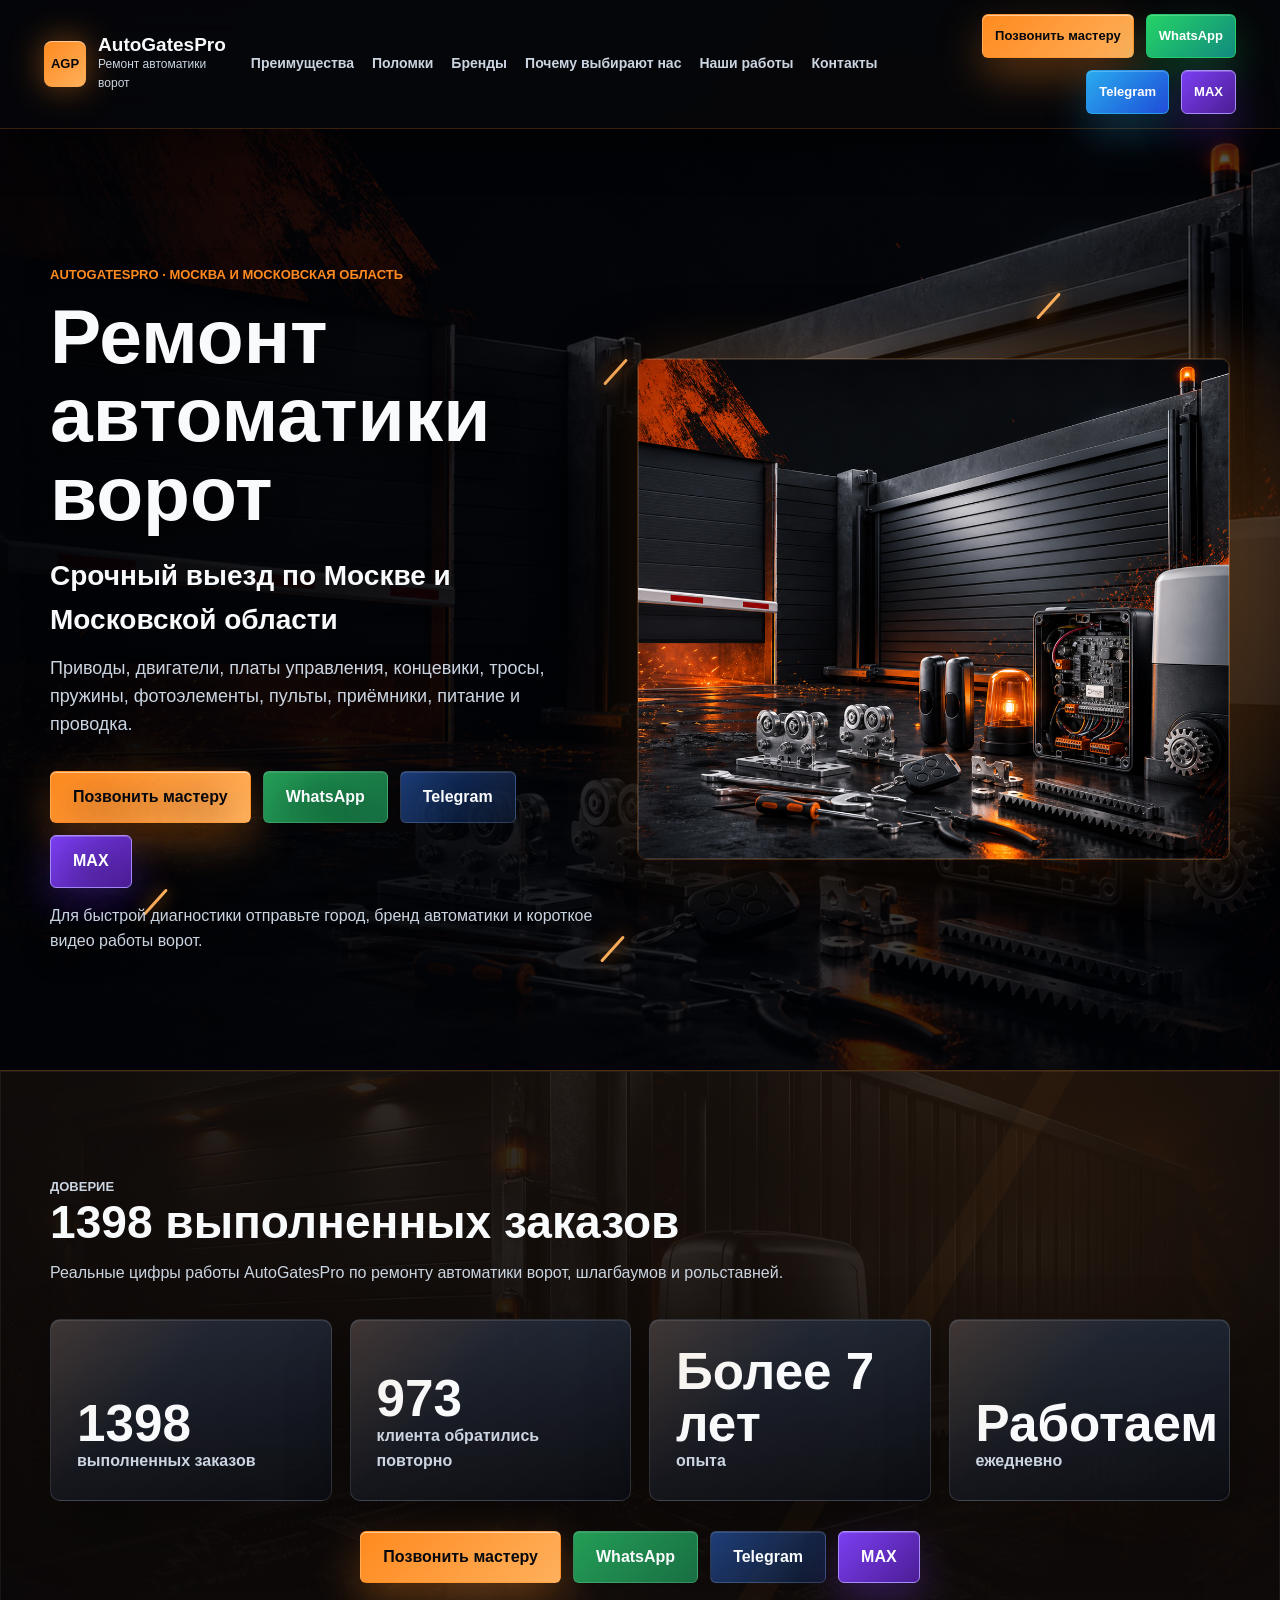
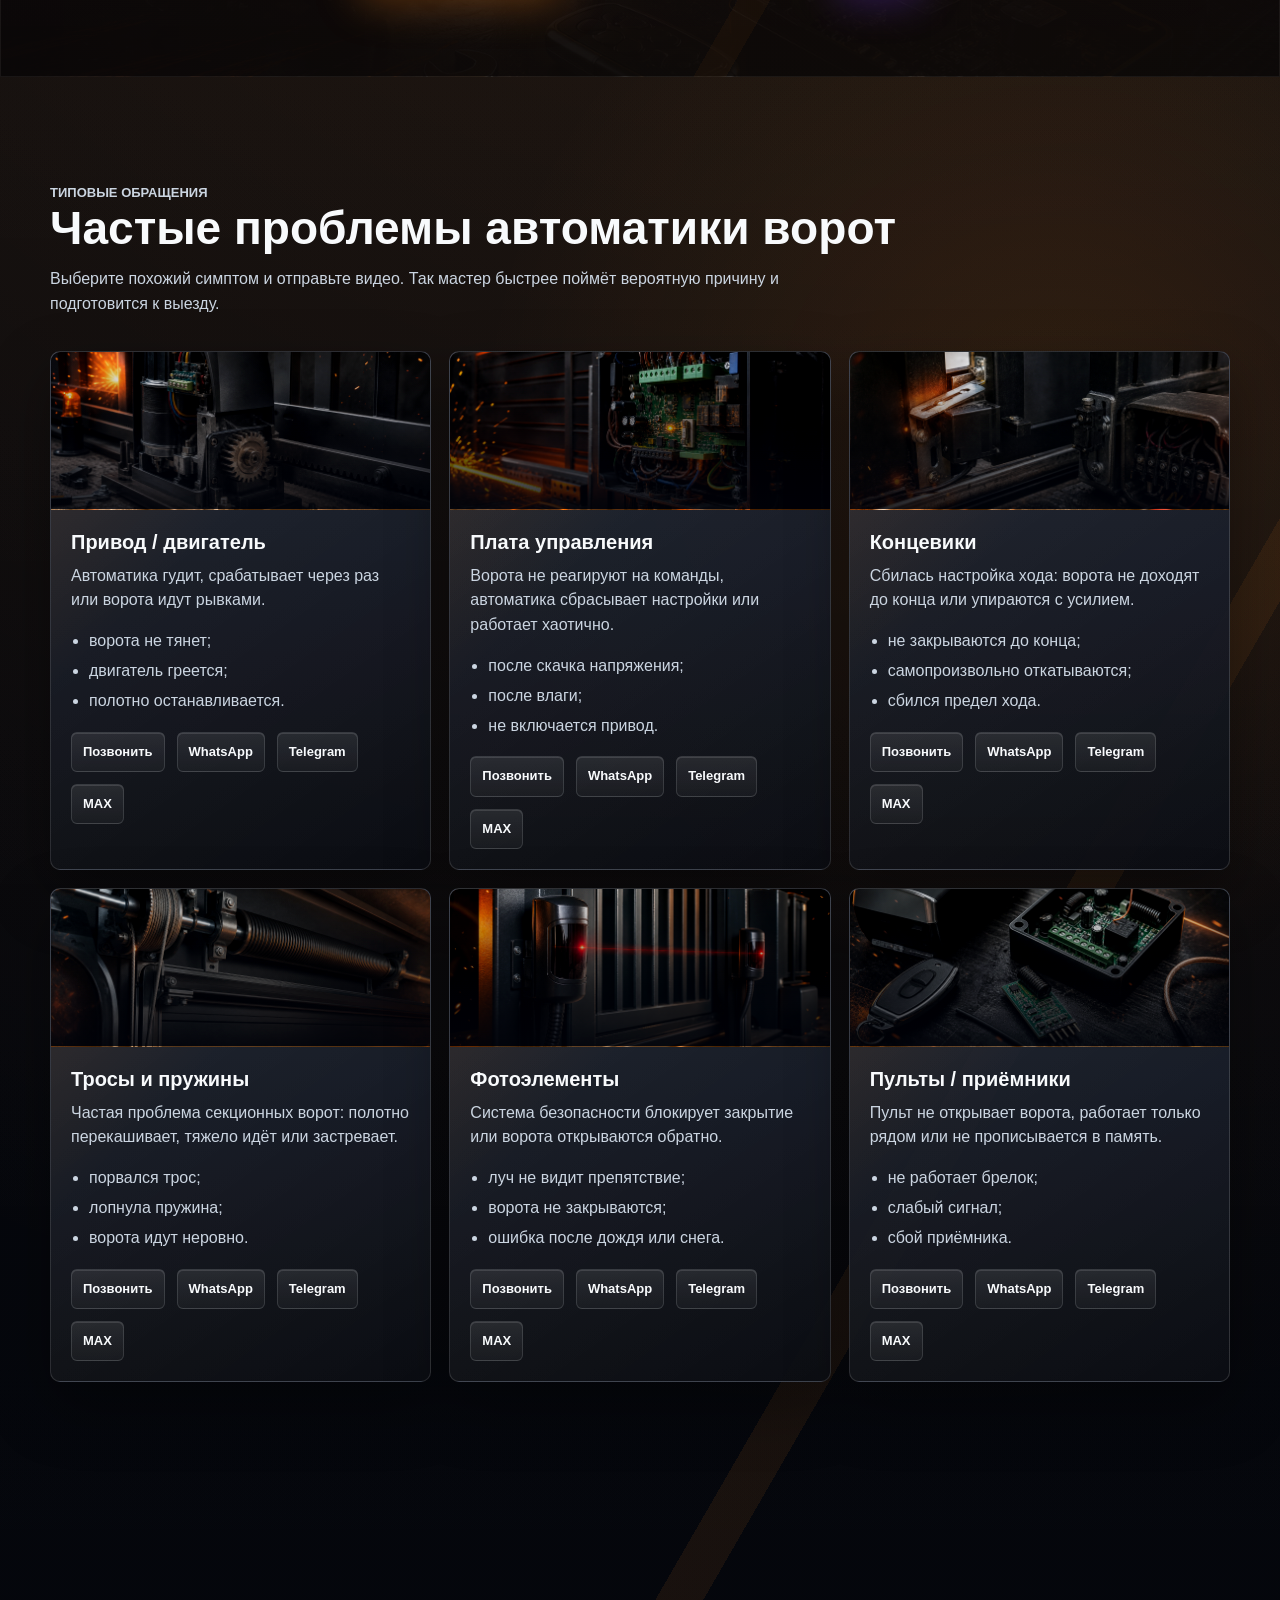
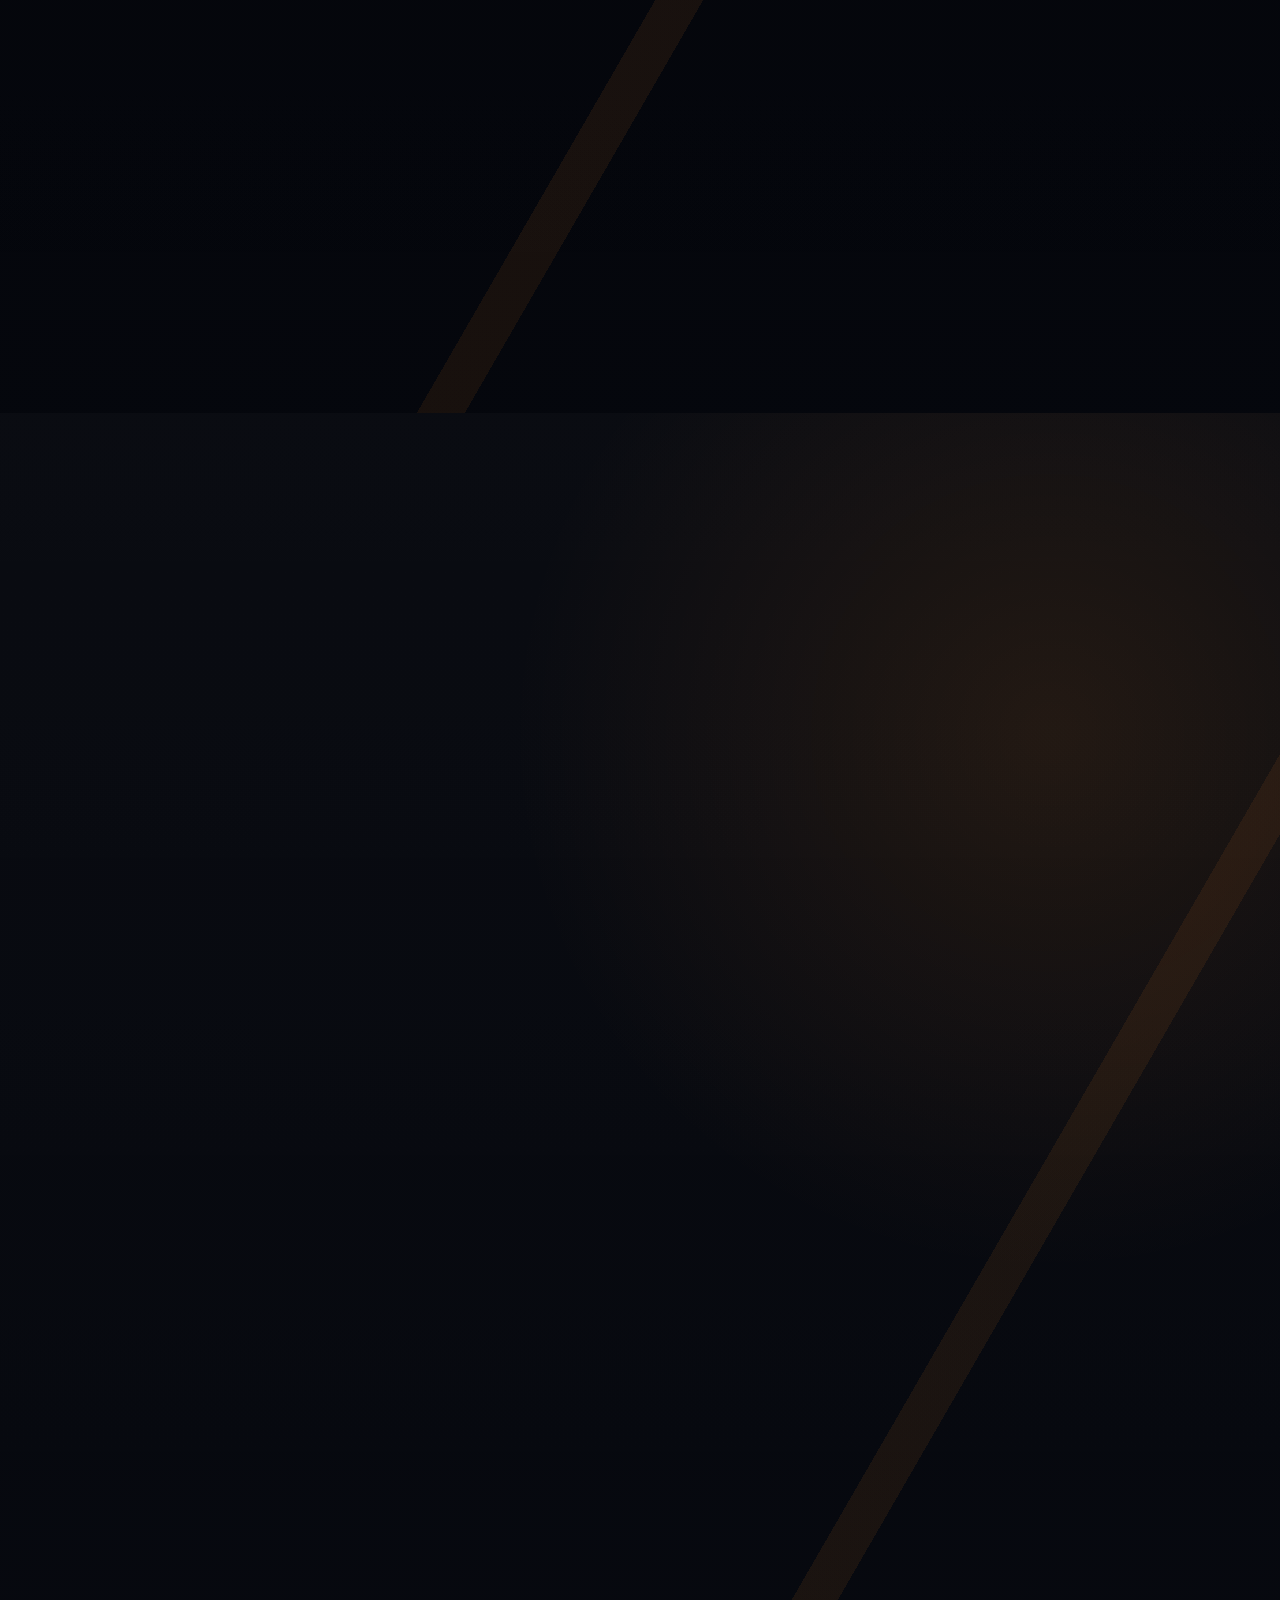
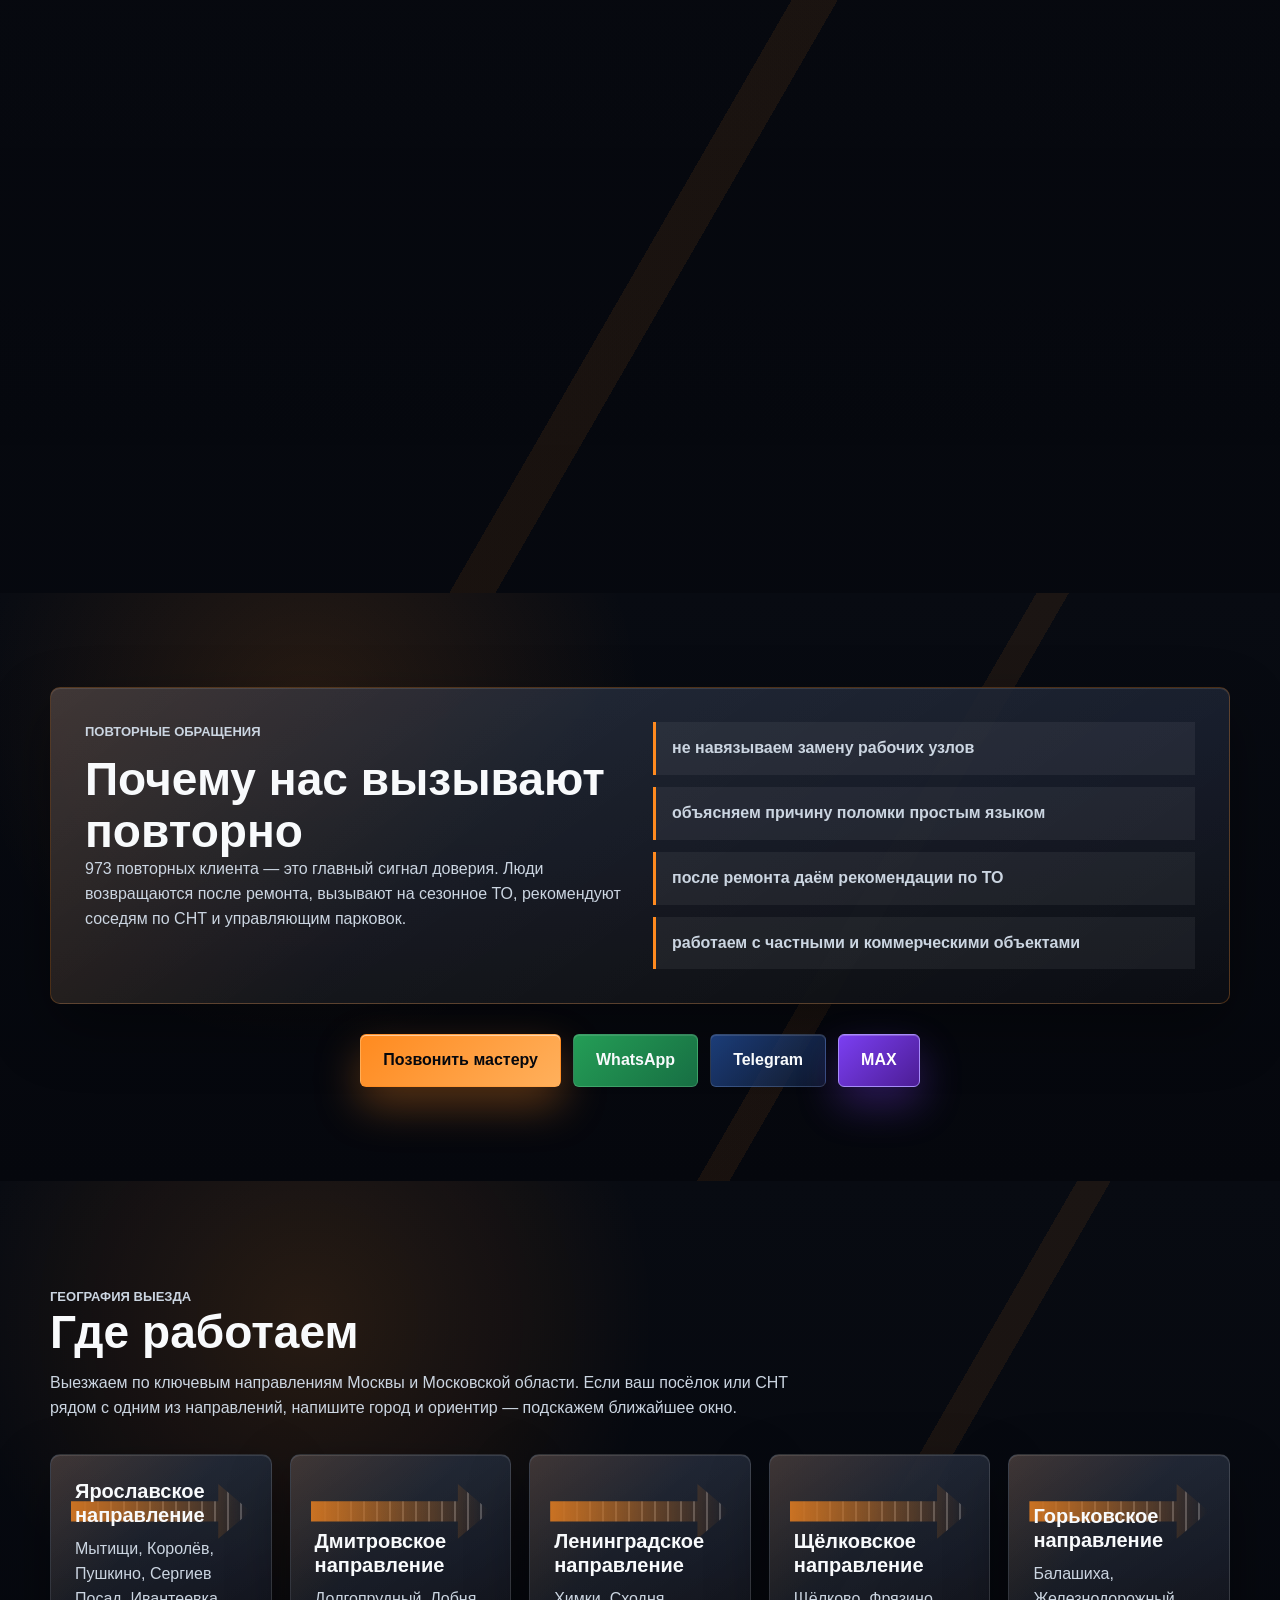
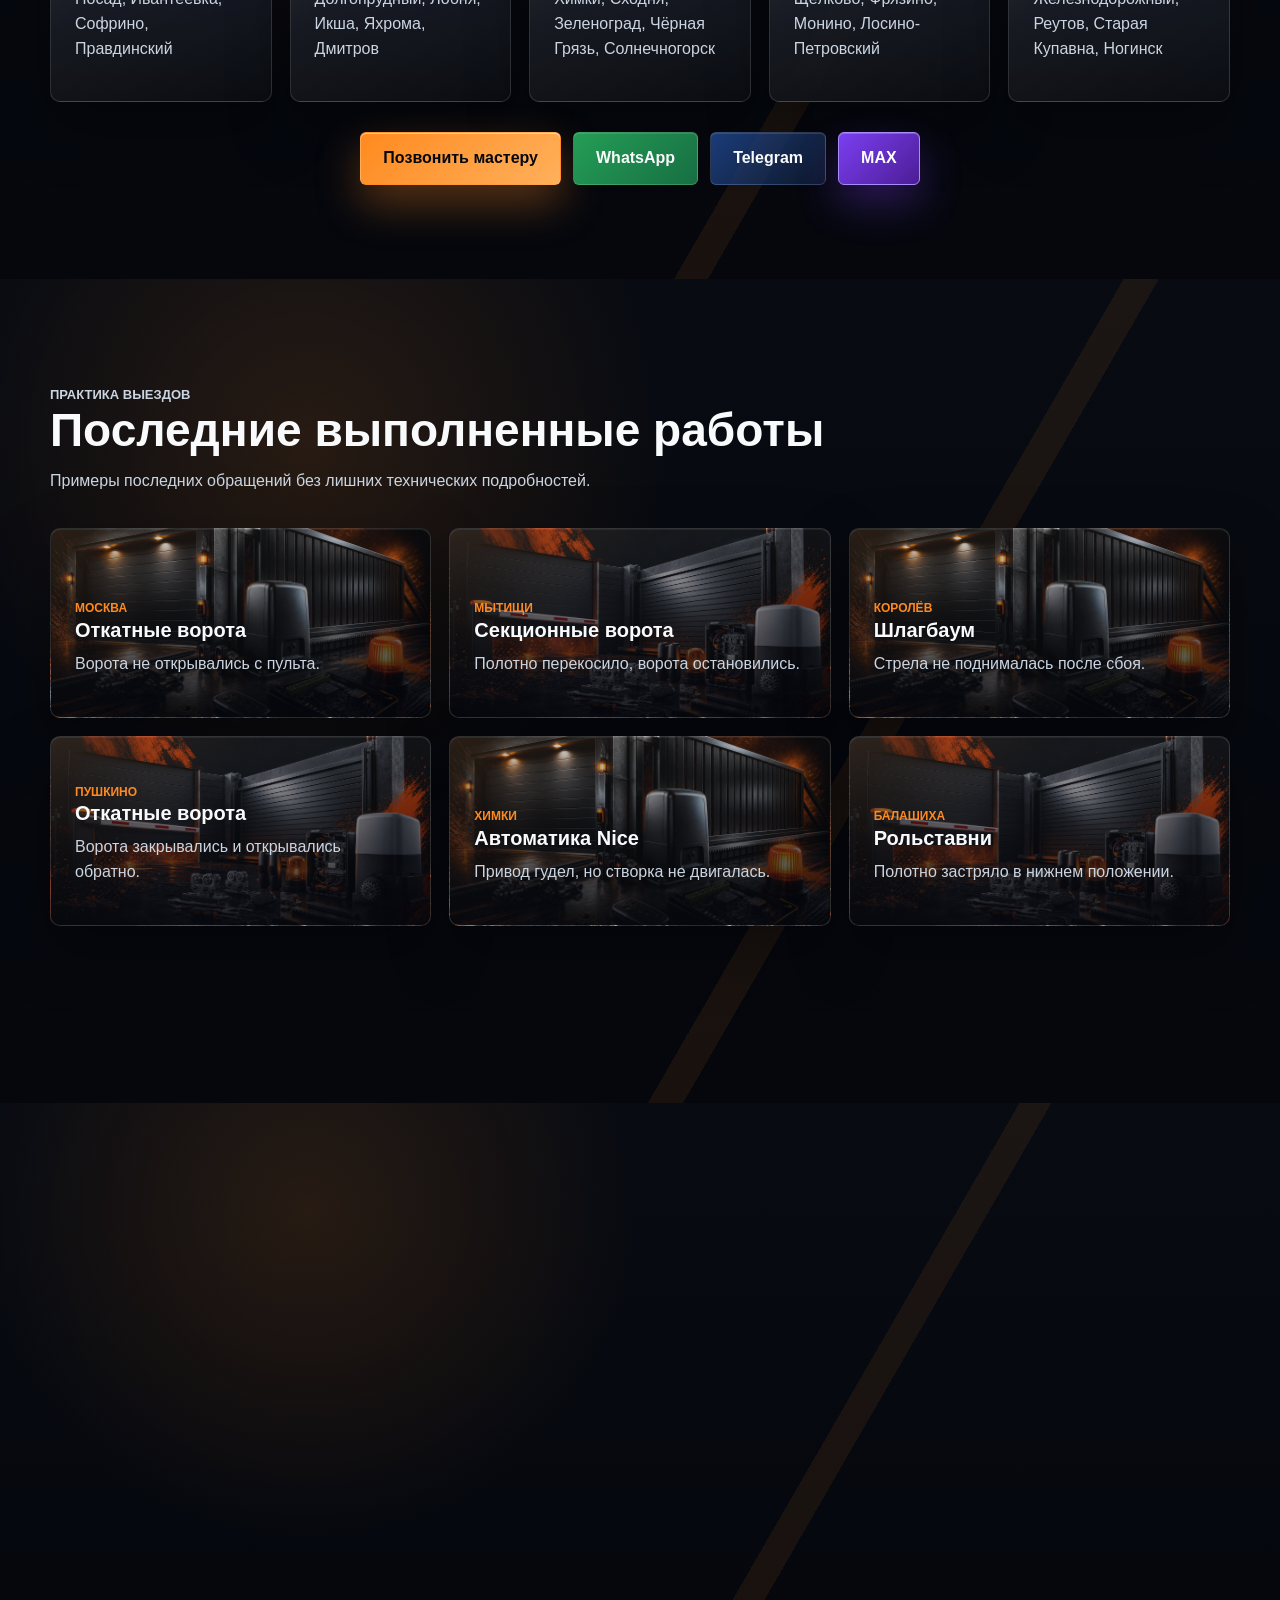
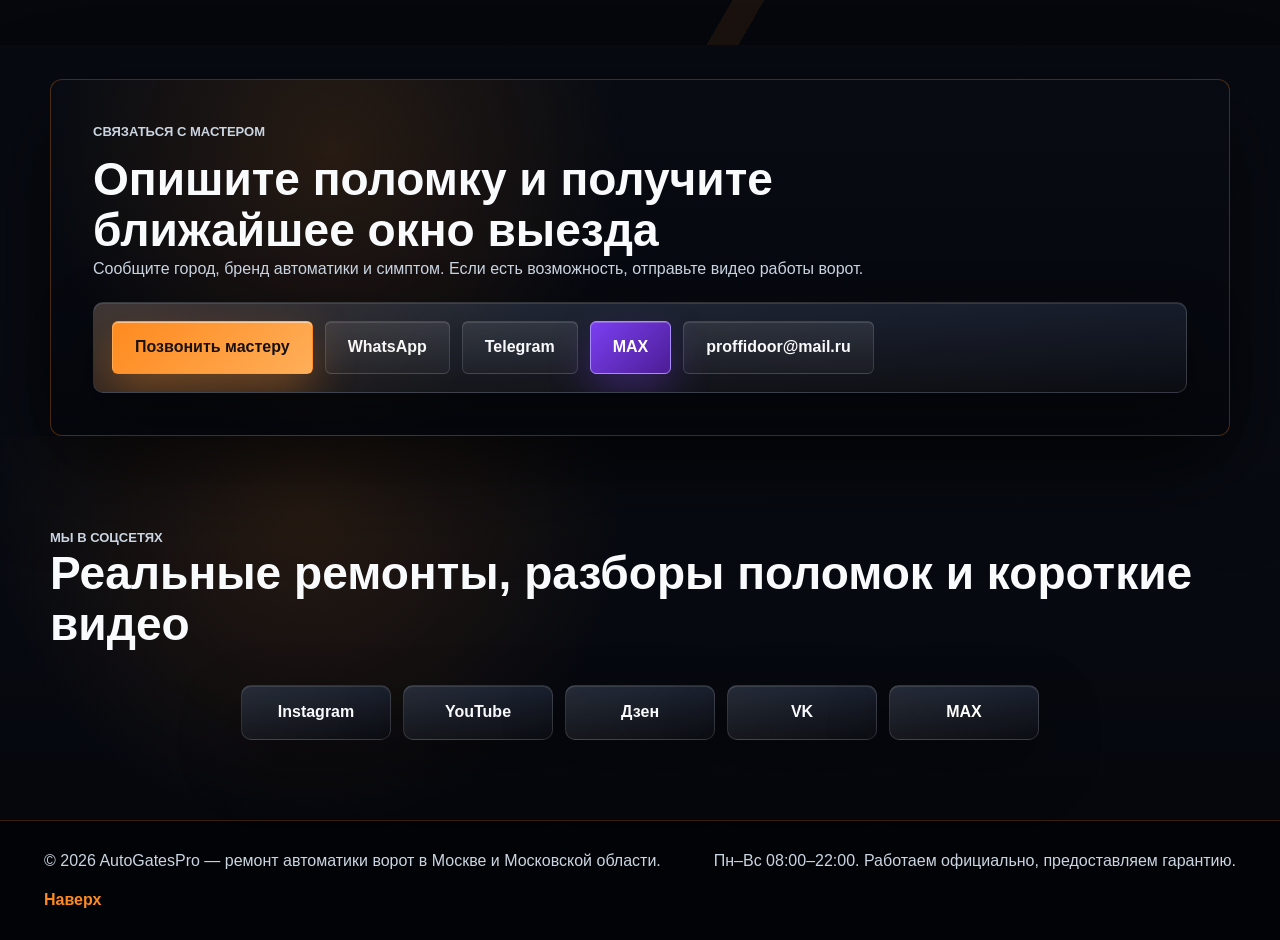
<file: index.html>
<!doctype html>
<html lang="ru">
<head><meta charset="utf-8"><meta name="yandex-verification" content="e95ba1019e352311" /><meta name="google-site-verification" content="r1am_NNc_6xuTKAyobQfMIS9OTt2IIOoBLcHMUsRklo" /><meta name="viewport" content="width=device-width, initial-scale=1"><title>AutoGatesPro — ремонт автоматики ворот в Москве и Московской области</title><meta name="description" content="Ремонт автоматики ворот, приводов, плат управления, шлагбаумов и рольставней. Выезд по Москве, Мытищам, Королёву, Пушкино, Химкам и Московской области. Работаем Пн–Вс 08:00–22:00."><link rel="canonical" href="https://kochneff46.github.io/"><meta property="og:type" content="website"><meta property="og:title" content="AutoGatesPro — ремонт автоматики ворот"><meta property="og:description" content="Срочный ремонт автоматики ворот, приводов, плат управления, шлагбаумов и рольставней в Москве и Московской области."><meta property="og:url" content="https://kochneff46.github.io/"><meta property="og:site_name" content="AutoGatesPro"><meta property="og:locale" content="ru_RU"><link rel="stylesheet" href="styles.css"><script type="application/ld+json"> { "@context": "https://schema.org", "@type": "LocalBusiness", "name": "AutoGatesPro", "description": "Ремонт автоматики ворот, автоматических ворот, приводов, плат управления, фотоэлементов, шлагбаумов и рольставней в Москве и Московской области.", "url": "https://kochneff46.github.io", "telephone": "+79854332611", "email": "proffidoor@mail.ru", "areaServed": ["Москва", "Мытищи", "Королёв", "Пушкино", "Химки", "Балашиха", "Щёлково", "Дмитров", "Московская область"], "address": { "@type": "PostalAddress", "addressLocality": "Москва", "addressRegion": "Московская область", "addressCountry": "RU" }, "openingHours": "Mo-Su 08:00-22:00", "openingHoursSpecification": [{ "@type": "OpeningHoursSpecification", "dayOfWeek": ["Monday", "Tuesday", "Wednesday", "Thursday", "Friday", "Saturday", "Sunday"], "opens": "08:00", "closes": "22:00" }], "sameAs": [ "https://www.instagram.com/auto.gate.moscow?igsh=NWsyenJuNHp1b2o1&utm_source=qr", "https://youtube.com/@autogatespro?si=DF6y4Vepa8Ml_wxG", "https://dzen.ru/autogatespro", "https://vk.ru/autogatespro" ], "serviceType": ["Ремонт автоматики ворот", "Ремонт приводов ворот", "Ремонт двигателей ворот", "Ремонт плат управления", "Настройка концевиков", "Замена тросов и пружин", "Ремонт фотоэлементов", "Ремонт пультов и приёмников", "Ремонт питания и проводки", "Ремонт шлагбаумов", "Ремонт рольставней"], "priceRange": "₽₽" } </script>



<!-- Yandex.Metrika counter -->
<script type="text/javascript">
(function(m,e,t,r,i,k,a){
m[i]=m[i]||function(){(m[i].a=m[i].a||[]).push(arguments)};
m[i].l=1*new Date();
for (var j = 0; j < document.scripts.length; j++) {if (document.scripts[j].src === r) { return; }}
k=e.createElement(t),a=e.getElementsByTagName(t)[0],k.async=1,k.src=r,a.parentNode.insertBefore(k,a)
})(window, document,'script','https://mc.yandex.ru/metrika/tag.js?id=109810390', 'ym');

ym(109810390, 'init', {
ssr:true,
webvisor:true,
clickmap:true,
ecommerce:"dataLayer",
referrer: document.referrer,
url: location.href,
accurateTrackBounce:true,
trackLinks:true
});
</script>
<noscript><div><img src="https://mc.yandex.ru/watch/109810390" style="position:absolute; left:-9999px;" alt="" /></div></noscript>
<!-- /Yandex.Metrika counter -->
</head>
<body>
  <header class="site-header">
    <a class="brand" href="#top" aria-label="AutoGatesPro">
      <span class="brand-mark">AGP</span>
      <span class="brand-copy"><strong>AutoGatesPro</strong><small>Ремонт автоматики ворот</small></span>
    </a>
    <nav class="nav" aria-label="Основная навигация">
      <a href="#trust">Преимущества</a>
      <a href="#faults">Поломки</a>
      <a href="#brands">Бренды</a>
      <a href="#repeat">Почему выбирают нас</a>
      <a href="#cases">Наши работы</a>
      <a href="#contacts">Контакты</a>
    </nav>
    <div class="header-actions" aria-label="Быстрая связь">
      <a class="icon-btn icon-btn-call" href="tel:+79854332611" aria-label="Позвонить мастеру"><span>Позвонить мастеру</span></a>
      <a class="header-whatsapp icon-btn" href="https://wa.me/79606981239" rel="nofollow noopener" aria-label="Написать в WhatsApp"><span>WhatsApp</span></a>
      <a class="header-telegram icon-btn" href="https://t.me/AutoGatesPro" rel="nofollow noopener" aria-label="Написать в Telegram"><span>Telegram</span></a>
      <a class="btn-max icon-btn" href="https://max.ru/u/f9LHodD0cOKqbZKDjseJKHdovG7AviQEiPRlfx7kRva8JEA4_y4bhXAj2BE" rel="nofollow noopener" aria-label="Написать в MAX"><span>MAX</span></a>
    </div>
  </header>

  <main id="top">
    <section class="hero">
      <div class="hero-bg" aria-hidden="true">
        <img src="assets/images/agp-hero-industrial.png" alt="">
      </div>
      <div class="industrial-glow" aria-hidden="true"></div>
      <div class="spark-field" aria-hidden="true"><i></i><i></i><i></i><i></i><i></i><i></i></div>
      <div class="hero-shell">
        <div class="hero-content reveal">
          <p class="eyebrow">AutoGatesPro · Москва и Московская область</p>
          <h1>Ремонт автоматики ворот</h1>
          <p class="hero-lead">Срочный выезд по Москве и Московской области</p>
          <p class="hero-note">Приводы, двигатели, платы управления, концевики, тросы, пружины, фотоэлементы, пульты, приёмники, питание и проводка.</p>
          <div class="hero-actions">
            <a class="btn btn-primary" href="tel:+79854332611">Позвонить мастеру</a>
            <a class="btn btn-secondary" href="https://wa.me/79606981239" rel="nofollow noopener">WhatsApp</a>
            <a class="btn btn-ghost" href="https://t.me/AutoGatesPro" rel="nofollow noopener">Telegram</a>
            <a class="btn-max btn btn-ghost" href="https://max.ru/u/f9LHodD0cOKqbZKDjseJKHdovG7AviQEiPRlfx7kRva8JEA4_y4bhXAj2BE" rel="nofollow noopener">MAX</a>
          </div>
          <p class="cta-help">Для быстрой диагностики отправьте город, бренд автоматики и короткое видео работы ворот.</p>
        </div>
        <div class="hero-equipment reveal" aria-label="Автоматика ворот, шлагбаум, привод, фотоэлементы и сигнальная лампа">
          <img src="assets/images/agp-hero-industrial.png" alt="">
        </div>
      </div>
    </section>

    <section class="section trust-section image-section" id="trust">
      <div class="section-backdrop"><img src="assets/images/agp-trust-gates.png" alt=""></div>
      <div class="section-head reveal">
        <p class="eyebrow">Доверие</p>
        <h2>1398 выполненных заказов</h2>
        <p>Реальные цифры работы AutoGatesPro по ремонту автоматики ворот, шлагбаумов и рольставней.</p>
      </div>
      <div class="proof-grid">
        <article class="proof-card reveal"><strong>1398</strong><span>выполненных заказов</span></article>
        <article class="proof-card reveal"><strong>973</strong><span>клиента обратились повторно</span></article>
        <article class="proof-card reveal"><strong>Более 7 лет</strong><span>опыта</span></article>
        <article class="proof-card reveal"><strong>Работаем</strong><span>ежедневно</span></article>
      </div>
      <div class="section-cta reveal">
        <a class="btn btn-primary" href="tel:+79854332611">Позвонить мастеру</a>
        <a class="btn btn-secondary" href="https://wa.me/79606981239" rel="nofollow noopener">WhatsApp</a>
        <a class="btn btn-ghost" href="https://t.me/AutoGatesPro" rel="nofollow noopener">Telegram</a>
        <a class="btn-max btn btn-ghost" href="https://max.ru/u/f9LHodD0cOKqbZKDjseJKHdovG7AviQEiPRlfx7kRva8JEA4_y4bhXAj2BE" rel="nofollow noopener">MAX</a>
      </div>
    </section>

    <section class="section faults-section" id="faults">
      <div class="section-head reveal">
        <p class="eyebrow">Типовые обращения</p>
        <h2>Частые проблемы автоматики ворот</h2>
        <p>Выберите похожий симптом и отправьте видео. Так мастер быстрее поймёт вероятную причину и подготовится к выезду.</p>
      </div>
      <div class="fault-grid">
        <article class="fault-card reveal fault-drive"><div class="fault-visual"></div><h3>Привод / двигатель</h3><p>Автоматика гудит, срабатывает через раз или ворота идут рывками.</p><ul><li>ворота не тянет;</li><li>двигатель греется;</li><li>полотно останавливается.</li></ul><div class="mini-cta"><a href="tel:+79854332611">Позвонить</a><a href="https://wa.me/79606981239" rel="nofollow noopener">WhatsApp</a><a href="https://t.me/AutoGatesPro" rel="nofollow noopener">Telegram</a><a class="btn-max" href="https://max.ru/u/f9LHodD0cOKqbZKDjseJKHdovG7AviQEiPRlfx7kRva8JEA4_y4bhXAj2BE" rel="nofollow noopener">MAX</a></div></article>
        <article class="fault-card reveal fault-board"><div class="fault-visual"></div><h3>Плата управления</h3><p>Ворота не реагируют на команды, автоматика сбрасывает настройки или работает хаотично.</p><ul><li>после скачка напряжения;</li><li>после влаги;</li><li>не включается привод.</li></ul><div class="mini-cta"><a href="tel:+79854332611">Позвонить</a><a href="https://wa.me/79606981239" rel="nofollow noopener">WhatsApp</a><a href="https://t.me/AutoGatesPro" rel="nofollow noopener">Telegram</a><a class="btn-max" href="https://max.ru/u/f9LHodD0cOKqbZKDjseJKHdovG7AviQEiPRlfx7kRva8JEA4_y4bhXAj2BE" rel="nofollow noopener">MAX</a></div></article>
        <article class="fault-card reveal fault-limit"><div class="fault-visual"></div><h3>Концевики</h3><p>Сбилась настройка хода: ворота не доходят до конца или упираются с усилием.</p><ul><li>не закрываются до конца;</li><li>самопроизвольно откатываются;</li><li>сбился предел хода.</li></ul><div class="mini-cta"><a href="tel:+79854332611">Позвонить</a><a href="https://wa.me/79606981239" rel="nofollow noopener">WhatsApp</a><a href="https://t.me/AutoGatesPro" rel="nofollow noopener">Telegram</a><a class="btn-max" href="https://max.ru/u/f9LHodD0cOKqbZKDjseJKHdovG7AviQEiPRlfx7kRva8JEA4_y4bhXAj2BE" rel="nofollow noopener">MAX</a></div></article>
        <article class="fault-card reveal fault-spring"><div class="fault-visual"></div><h3>Тросы и пружины</h3><p>Частая проблема секционных ворот: полотно перекашивает, тяжело идёт или застревает.</p><ul><li>порвался трос;</li><li>лопнула пружина;</li><li>ворота идут неровно.</li></ul><div class="mini-cta"><a href="tel:+79854332611">Позвонить</a><a href="https://wa.me/79606981239" rel="nofollow noopener">WhatsApp</a><a href="https://t.me/AutoGatesPro" rel="nofollow noopener">Telegram</a><a class="btn-max" href="https://max.ru/u/f9LHodD0cOKqbZKDjseJKHdovG7AviQEiPRlfx7kRva8JEA4_y4bhXAj2BE" rel="nofollow noopener">MAX</a></div></article>
        <article class="fault-card reveal fault-photo"><div class="fault-visual"></div><h3>Фотоэлементы</h3><p>Система безопасности блокирует закрытие или ворота открываются обратно.</p><ul><li>луч не видит препятствие;</li><li>ворота не закрываются;</li><li>ошибка после дождя или снега.</li></ul><div class="mini-cta"><a href="tel:+79854332611">Позвонить</a><a href="https://wa.me/79606981239" rel="nofollow noopener">WhatsApp</a><a href="https://t.me/AutoGatesPro" rel="nofollow noopener">Telegram</a><a class="btn-max" href="https://max.ru/u/f9LHodD0cOKqbZKDjseJKHdovG7AviQEiPRlfx7kRva8JEA4_y4bhXAj2BE" rel="nofollow noopener">MAX</a></div></article>
        <article class="fault-card reveal fault-remote"><div class="fault-visual"></div><h3>Пульты / приёмники</h3><p>Пульт не открывает ворота, работает только рядом или не прописывается в память.</p><ul><li>не работает брелок;</li><li>слабый сигнал;</li><li>сбой приёмника.</li></ul><div class="mini-cta"><a href="tel:+79854332611">Позвонить</a><a href="https://wa.me/79606981239" rel="nofollow noopener">WhatsApp</a><a href="https://t.me/AutoGatesPro" rel="nofollow noopener">Telegram</a><a class="btn-max" href="https://max.ru/u/f9LHodD0cOKqbZKDjseJKHdovG7AviQEiPRlfx7kRva8JEA4_y4bhXAj2BE" rel="nofollow noopener">MAX</a></div></article>
        <article class="fault-card reveal fault-wiring"><div class="fault-visual"></div><h3>Питание / проводка</h3><p>Проблемы с кабелем, контактами, автоматом питания или повреждением проводов.</p><ul><li>нет питания;</li><li>выбивает автомат;</li><li>периодические отказы.</li></ul><div class="mini-cta"><a href="tel:+79854332611">Позвонить</a><a href="https://wa.me/79606981239" rel="nofollow noopener">WhatsApp</a><a href="https://t.me/AutoGatesPro" rel="nofollow noopener">Telegram</a><a class="btn-max" href="https://max.ru/u/f9LHodD0cOKqbZKDjseJKHdovG7AviQEiPRlfx7kRva8JEA4_y4bhXAj2BE" rel="nofollow noopener">MAX</a></div></article>
      </div>
    </section>

    <section class="section brands-section" id="brands">
      <div class="section-head reveal">
        <p class="eyebrow">Автоматика ворот</p>
        <h2>Ремонтируем популярные бренды автоматики</h2>
        <p>Работаем с распространённой автоматикой для откатных, секционных, распашных ворот, шлагбаумов и рольставней.</p>
      </div>
      <p class="brand-showcase-lead reveal">Работаем с популярной автоматикой ворот и шлагбаумов</p>
      <div class="equipment-showcase reveal">
        <img src="assets/images/agp-brands-equipment.png" alt="">
      </div>
      <div class="brand-grid">
        <article class="brand-card reveal"><div class="brand-media"><img src="assets/images/brand-doorhan-drive.png" alt=""></div><strong>DoorHan</strong><em>Sliding 800 · Sliding 1300</em><span>Ремонт, настройка и обслуживание</span></article>
        <article class="brand-card reveal"><div class="brand-media"><img src="assets/images/brand-came-drive.png" alt=""></div><strong>CAME</strong><em>BX · BK</em><span>Ремонт, настройка и обслуживание</span></article>
        <article class="brand-card reveal"><div class="brand-media"><img src="assets/images/brand-nice-drive.png" alt=""></div><strong>Nice</strong><em>Robus 600 · Robus 1000</em><span>Ремонт, настройка и обслуживание</span></article>
        <article class="brand-card reveal"><div class="brand-media"><img src="assets/images/brand-faac-drive.png" alt=""></div><strong>FAAC</strong><em>740 · 741</em><span>Ремонт, настройка и обслуживание</span></article>
        <article class="brand-card reveal"><div class="brand-media"><img src="assets/images/brand-bft-drive.png" alt=""></div><strong>BFT</strong><em>Deimos</em><span>Ремонт, настройка и обслуживание</span></article>
        <article class="brand-card reveal"><div class="brand-media"><img src="assets/images/brand-alutech-drive.png" alt=""></div><strong>Alutech</strong><em>RTO</em><span>Ремонт, настройка и обслуживание</span></article>
      </div>
      <p class="brand-showcase-note reveal">Не нашли свой бренд? Отправьте фото автоматики в WhatsApp или Telegram.</p>
      <div class="section-cta reveal">
        <a class="btn btn-primary" href="tel:+79854332611">Позвонить мастеру</a>
        <a class="btn btn-secondary" href="https://wa.me/79606981239" rel="nofollow noopener">WhatsApp</a>
        <a class="btn btn-ghost" href="https://t.me/AutoGatesPro" rel="nofollow noopener">Telegram</a>
        <a class="btn-max btn btn-ghost" href="https://max.ru/u/f9LHodD0cOKqbZKDjseJKHdovG7AviQEiPRlfx7kRva8JEA4_y4bhXAj2BE" rel="nofollow noopener">MAX</a>
      </div>
    </section>

    <section class="section repeat-section" id="repeat">
      <div class="repeat-panel reveal">
        <div>
          <p class="eyebrow">Повторные обращения</p>
          <h2>Почему нас вызывают повторно</h2>
          <p>973 повторных клиента — это главный сигнал доверия. Люди возвращаются после ремонта, вызывают на сезонное ТО, рекомендуют соседям по СНТ и управляющим парковок.</p>
        </div>
        <div class="repeat-list">
          <span>не навязываем замену рабочих узлов</span>
          <span>объясняем причину поломки простым языком</span>
          <span>после ремонта даём рекомендации по ТО</span>
          <span>работаем с частными и коммерческими объектами</span>
        </div>
      </div>
      <div class="section-cta reveal">
        <a class="btn btn-primary" href="tel:+79854332611">Позвонить мастеру</a>
        <a class="btn btn-secondary" href="https://wa.me/79606981239" rel="nofollow noopener">WhatsApp</a>
        <a class="btn btn-ghost" href="https://t.me/AutoGatesPro" rel="nofollow noopener">Telegram</a>
        <a class="btn-max btn btn-ghost" href="https://max.ru/u/f9LHodD0cOKqbZKDjseJKHdovG7AviQEiPRlfx7kRva8JEA4_y4bhXAj2BE" rel="nofollow noopener">MAX</a>
      </div>
    </section>

    <section class="section directions-section" id="cities">
      <div class="section-head reveal">
        <p class="eyebrow">География выезда</p>
        <h2>Где работаем</h2>
        <p>Выезжаем по ключевым направлениям Москвы и Московской области. Если ваш посёлок или СНТ рядом с одним из направлений, напишите город и ориентир — подскажем ближайшее окно.</p>
      </div>
      <div class="direction-grid">
        <article class="direction-card reveal"><h3>Ярославское направление</h3><p>Мытищи, Королёв, Пушкино, Сергиев Посад, Ивантеевка, Софрино, Правдинский</p></article>
        <article class="direction-card reveal"><h3>Дмитровское направление</h3><p>Долгопрудный, Лобня, Икша, Яхрома, Дмитров</p></article>
        <article class="direction-card reveal"><h3>Ленинградское направление</h3><p>Химки, Сходня, Зеленоград, Чёрная Грязь, Солнечногорск</p></article>
        <article class="direction-card reveal"><h3>Щёлковское направление</h3><p>Щёлково, Фрязино, Монино, Лосино-Петровский</p></article>
        <article class="direction-card reveal"><h3>Горьковское направление</h3><p>Балашиха, Железнодорожный, Реутов, Старая Купавна, Ногинск</p></article>
      </div>
      <div class="section-cta reveal">
        <a class="btn btn-primary" href="tel:+79854332611">Позвонить мастеру</a>
        <a class="btn btn-secondary" href="https://wa.me/79606981239" rel="nofollow noopener">WhatsApp</a>
        <a class="btn btn-ghost" href="https://t.me/AutoGatesPro" rel="nofollow noopener">Telegram</a>
        <a class="btn-max btn btn-ghost" href="https://max.ru/u/f9LHodD0cOKqbZKDjseJKHdovG7AviQEiPRlfx7kRva8JEA4_y4bhXAj2BE" rel="nofollow noopener">MAX</a>
      </div>
    </section>

    <section class="section works-section" id="cases">
      <div class="section-head reveal">
        <p class="eyebrow">Практика выездов</p>
        <h2>Последние выполненные работы</h2>
        <p>Примеры последних обращений без лишних технических подробностей.</p>
      </div>
      <div class="case-grid">
        <article class="case-card reveal"><span>Москва</span><h3>Откатные ворота</h3><p>Ворота не открывались с пульта.</p></article>
        <article class="case-card reveal"><span>Мытищи</span><h3>Секционные ворота</h3><p>Полотно перекосило, ворота остановились.</p></article>
        <article class="case-card reveal"><span>Королёв</span><h3>Шлагбаум</h3><p>Стрела не поднималась после сбоя.</p></article>
        <article class="case-card reveal"><span>Пушкино</span><h3>Откатные ворота</h3><p>Ворота закрывались и открывались обратно.</p></article>
        <article class="case-card reveal"><span>Химки</span><h3>Автоматика Nice</h3><p>Привод гудел, но створка не двигалась.</p></article>
        <article class="case-card reveal"><span>Балашиха</span><h3>Рольставни</h3><p>Полотно застряло в нижнем положении.</p></article>
      </div>
      <div class="section-cta reveal">
        <a class="btn btn-primary" href="tel:+79854332611">Позвонить мастеру</a>
        <a class="btn btn-secondary" href="https://wa.me/79606981239" rel="nofollow noopener">WhatsApp</a>
        <a class="btn btn-ghost" href="https://t.me/AutoGatesPro" rel="nofollow noopener">Telegram</a>
        <a class="btn-max btn btn-ghost" href="https://max.ru/u/f9LHodD0cOKqbZKDjseJKHdovG7AviQEiPRlfx7kRva8JEA4_y4bhXAj2BE" rel="nofollow noopener">MAX</a>
      </div>
    </section>

    <section class="section process-section">
      <div class="section-head reveal">
        <p class="eyebrow">Как получить быстрый ответ</p>
        <h2>Что отправить мастеру</h2>
        <p>Чем точнее первое сообщение, тем быстрее можно понять вероятную причину поломки и подготовиться к выезду.</p>
      </div>
      <div class="process-grid">
        <span class="reveal">город</span><span class="reveal">тип ворот</span><span class="reveal">бренд автоматики</span><span class="reveal">симптом</span><span class="reveal">фото привода</span><span class="reveal">короткое видео</span>
      </div>
      <div class="section-cta reveal">
        <a class="btn btn-primary" href="tel:+79854332611">Позвонить мастеру</a>
        <a class="btn btn-secondary" href="https://wa.me/79606981239" rel="nofollow noopener">WhatsApp</a>
        <a class="btn btn-ghost" href="https://t.me/AutoGatesPro" rel="nofollow noopener">Telegram</a>
        <a class="btn-max btn btn-ghost" href="https://max.ru/u/f9LHodD0cOKqbZKDjseJKHdovG7AviQEiPRlfx7kRva8JEA4_y4bhXAj2BE" rel="nofollow noopener">MAX</a>
      </div>
    </section>

    <section class="contacts" id="contacts">
      <div class="reveal">
        <p class="eyebrow">Связаться с мастером</p>
        <h2>Опишите поломку и получите ближайшее окно выезда</h2>
        <p>Сообщите город, бренд автоматики и симптом. Если есть возможность, отправьте видео работы ворот.</p>
      </div>
      <div class="contact-card reveal">
        <a class="contact-action primary" href="tel:+79854332611">Позвонить мастеру</a>
        <a class="contact-action" href="https://wa.me/79606981239" rel="nofollow noopener">WhatsApp</a>
        <a class="contact-action" href="https://t.me/AutoGatesPro" rel="nofollow noopener">Telegram</a>
        <a class="btn-max contact-action" href="https://max.ru/u/f9LHodD0cOKqbZKDjseJKHdovG7AviQEiPRlfx7kRva8JEA4_y4bhXAj2BE" rel="nofollow noopener">MAX</a>
        <a class="contact-action" href="mailto:proffidoor@mail.ru">proffidoor@mail.ru</a>
      </div>
    </section>

    <section class="social-section" aria-labelledby="social-title">
      <div class="section-head reveal">
        <p class="eyebrow">Мы в соцсетях</p>
        <h2 id="social-title">Реальные ремонты, разборы поломок и короткие видео</h2>
      </div>
      <div class="social-links reveal">
        <a class="social-btn" href="https://www.instagram.com/auto.gate.moscow?igsh=NWsyenJuNHp1b2o1&utm_source=qr" rel="nofollow noopener" aria-label="AutoGatesPro в Instagram"><span>Instagram</span></a>
        <a class="social-btn" href="https://youtube.com/@autogatespro?si=DF6y4Vepa8Ml_wxG" rel="nofollow noopener" aria-label="AutoGatesPro на YouTube"><span>YouTube</span></a>
        <a class="social-btn" href="https://dzen.ru/autogatespro" rel="nofollow noopener" aria-label="AutoGatesPro в Дзене"><span>Дзен</span></a>
        <a class="social-btn" href="https://vk.ru/autogatespro" rel="nofollow noopener" aria-label="AutoGatesPro во ВКонтакте"><span>VK</span></a>
        <a class="btn-max social-btn" href="https://max.ru/u/f9LHodD0cOKqbZKDjseJKHdovG7AviQEiPRlfx7kRva8JEA4_y4bhXAj2BE" rel="nofollow noopener" aria-label="AutoGatesPro в MAX"><span>MAX</span></a>
      </div>
    </section>
  </main>

  <footer class="site-footer">
    <p>© <span id="year"></span> AutoGatesPro — ремонт автоматики ворот в Москве и Московской области.</p>
    <p>Пн–Вс 08:00–22:00. Работаем официально, предоставляем гарантию.</p>
    <a href="#top">Наверх</a>
  </footer>
  <script src="script.js"></script>
</body>
</html>
</file>
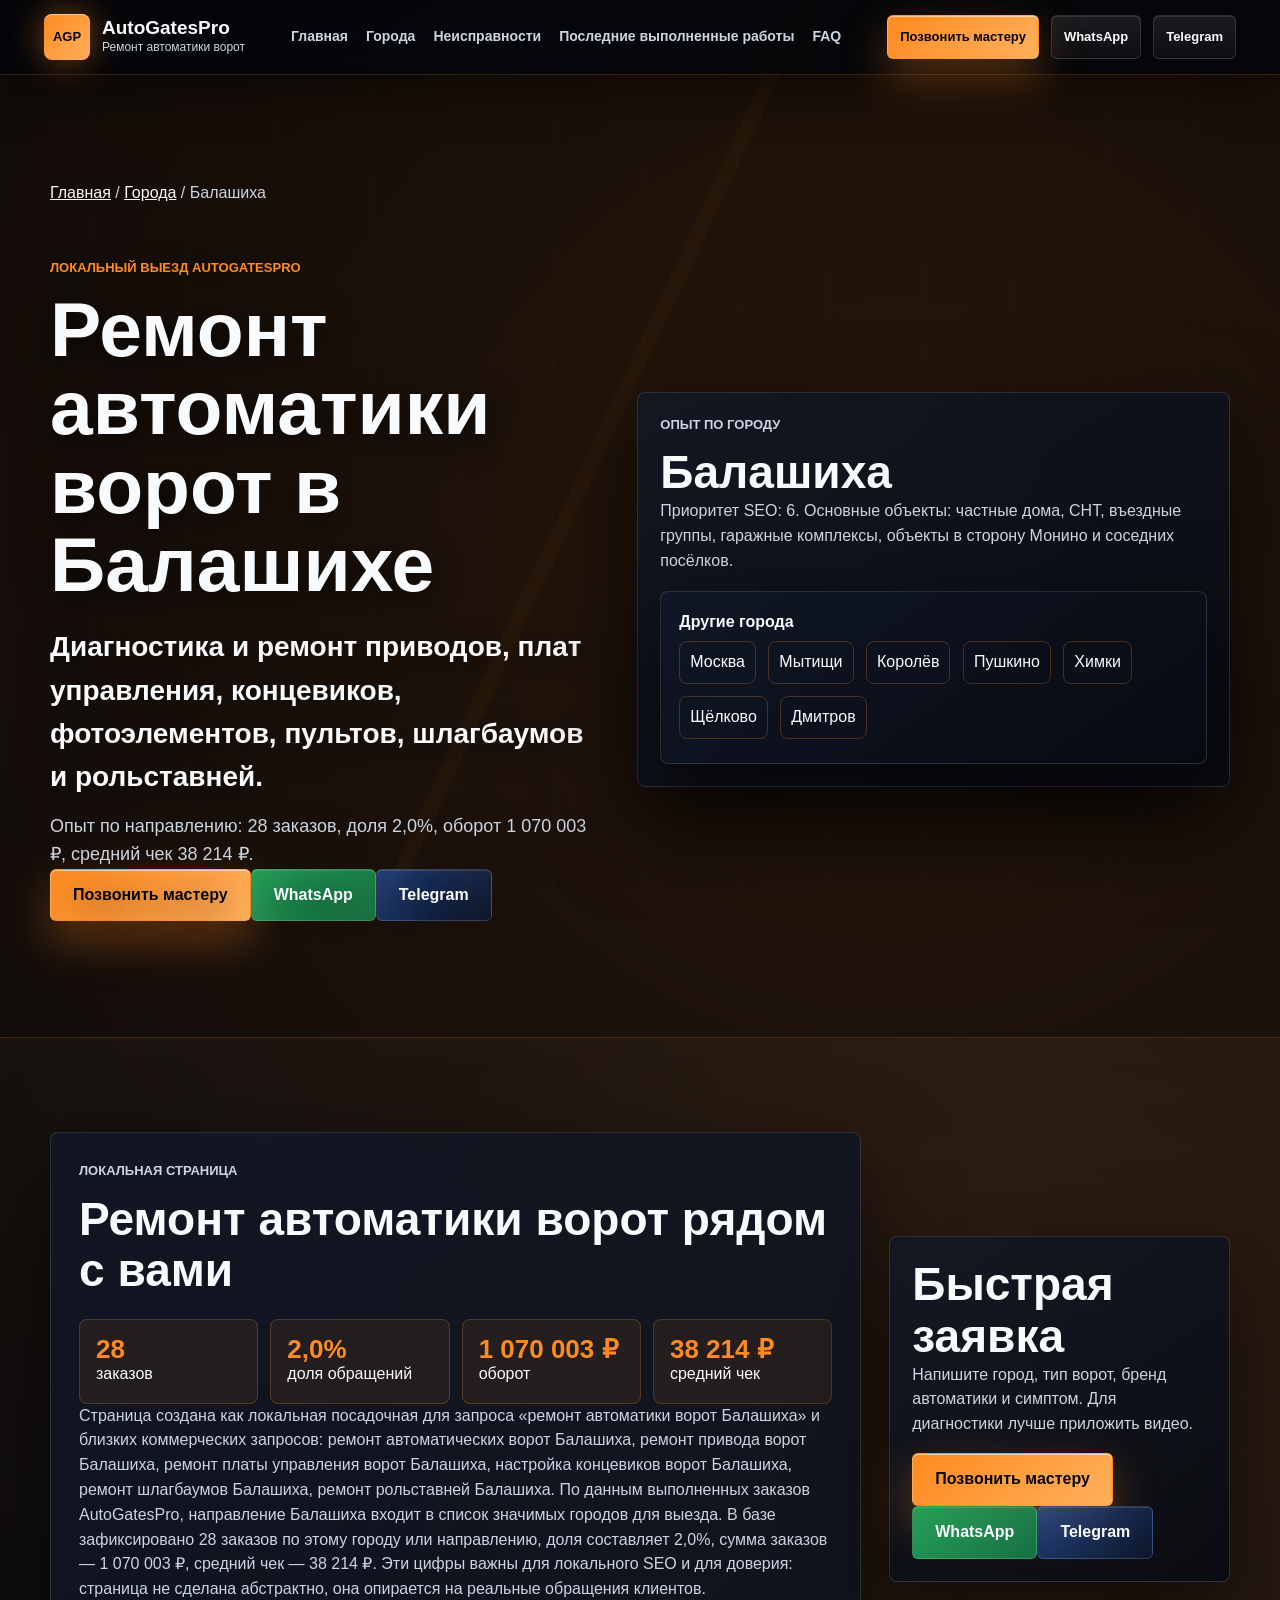
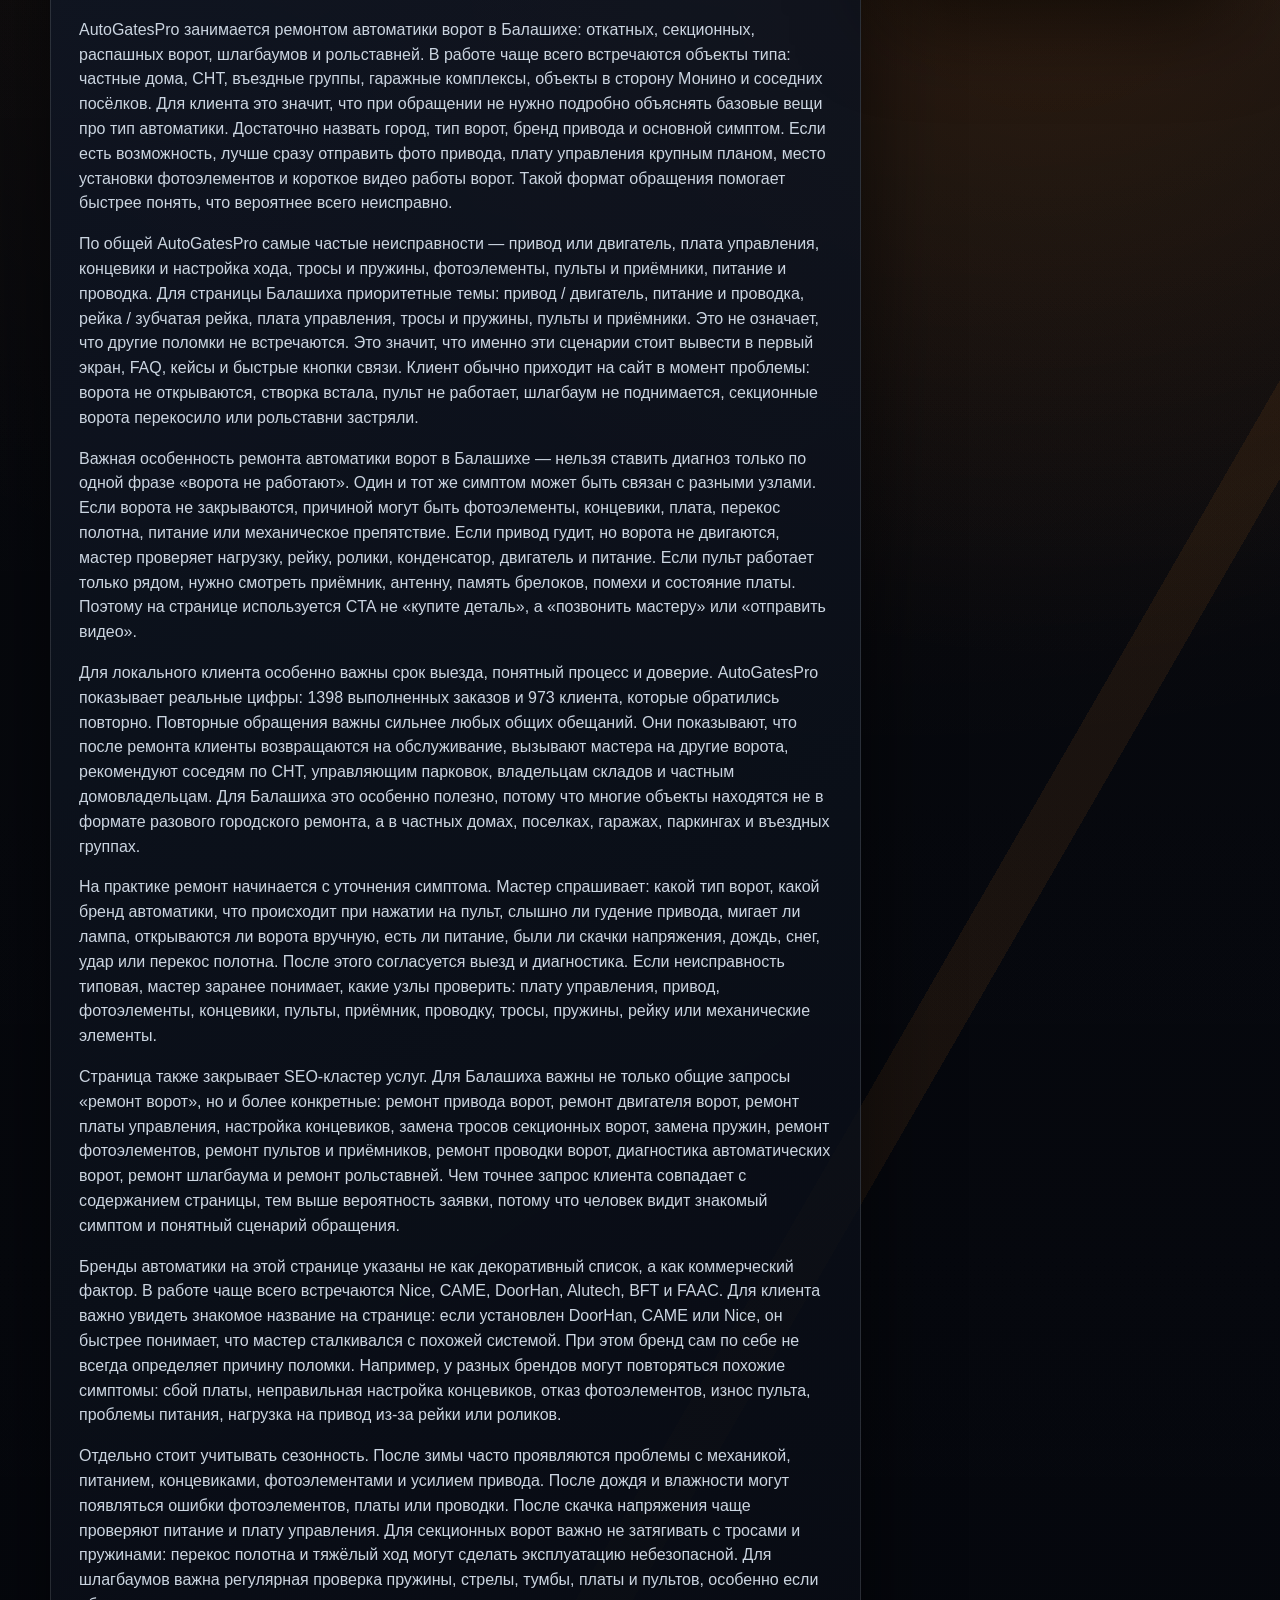
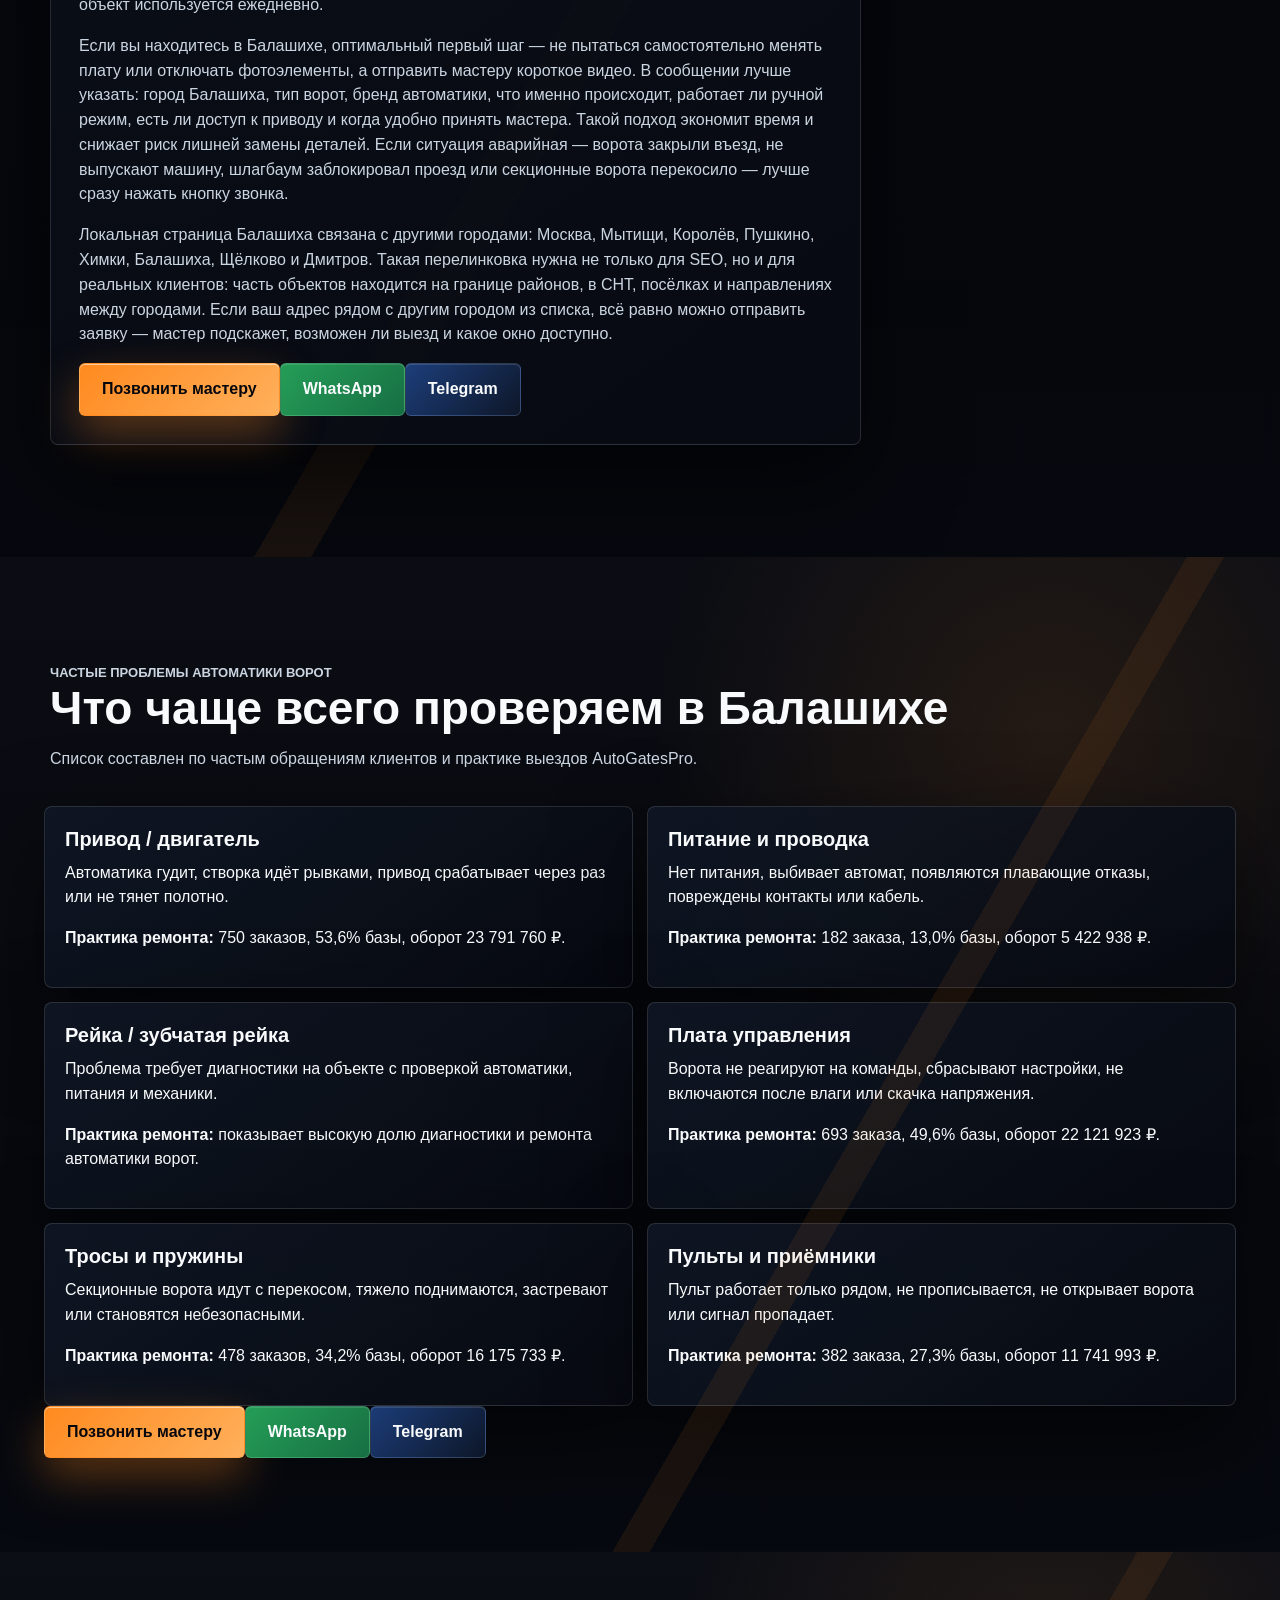
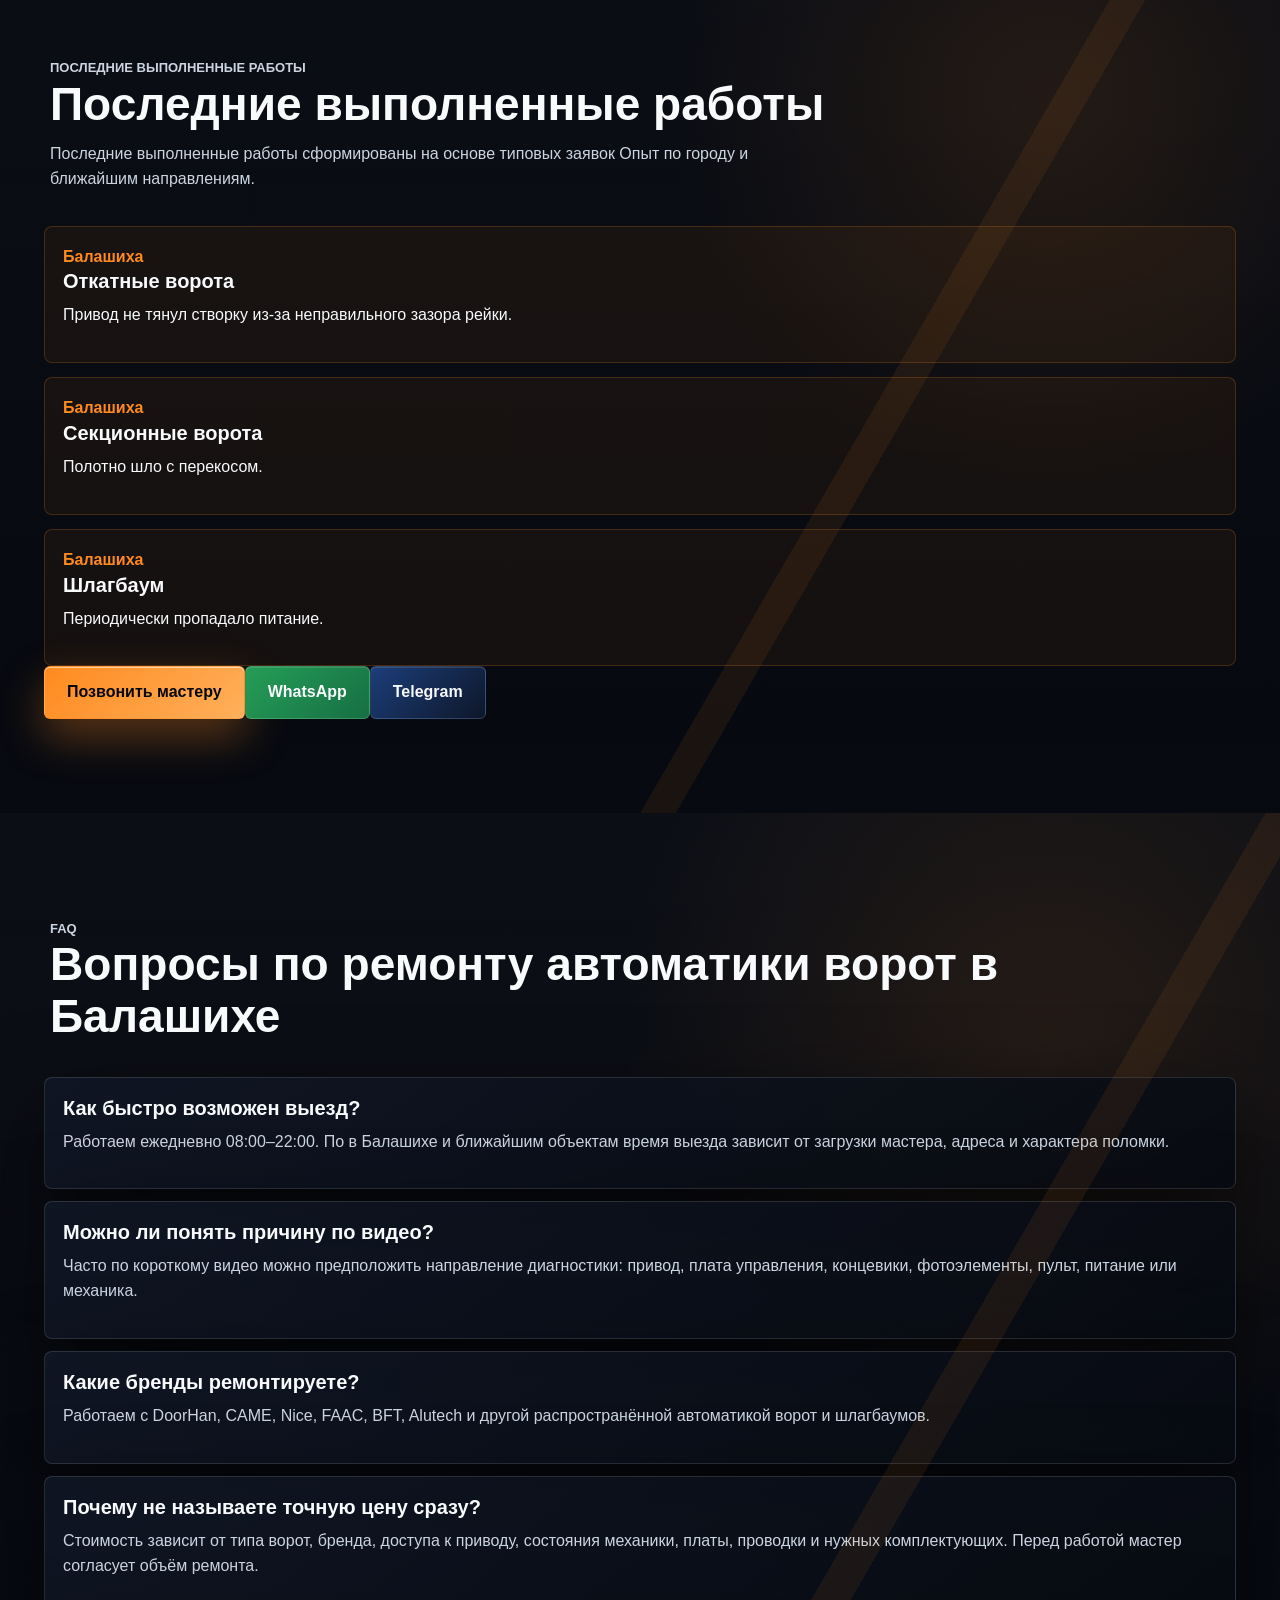
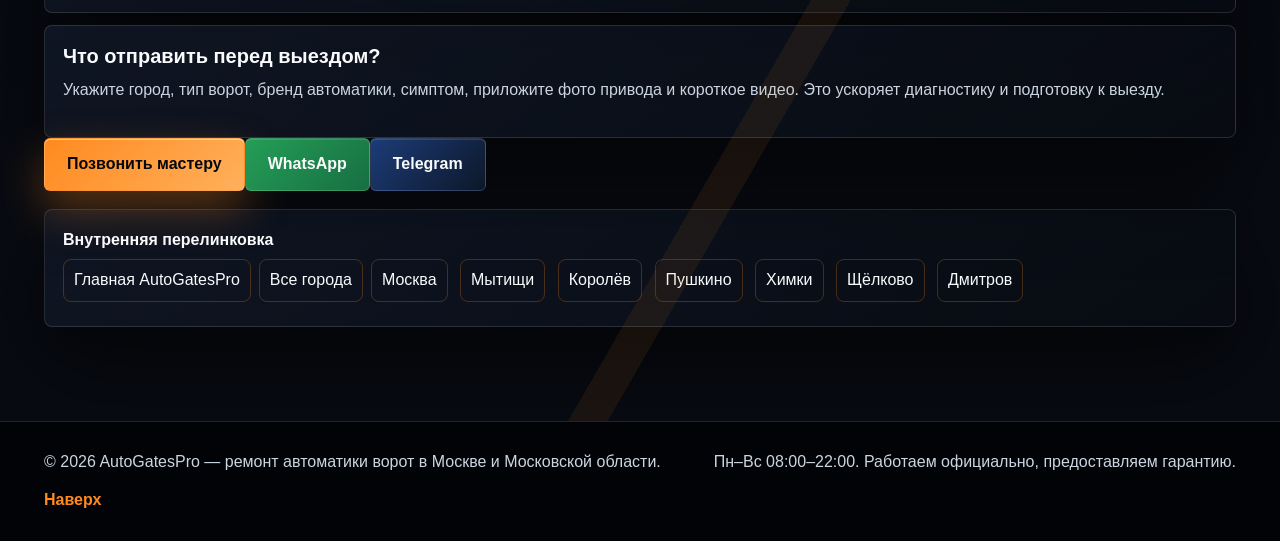
<file: balashiha.html>
<!doctype html>
<html lang="ru">
<head><meta charset="utf-8"><meta name="yandex-verification" content="e95ba1019e352311" /><meta name="google-site-verification" content="r1am_NNc_6xuTKAyobQfMIS9OTt2IIOoBLcHMUsRklo" /><meta name="viewport" content="width=device-width, initial-scale=1"><title>Ремонт автоматики ворот Балашиха | AutoGatesPro</title><meta name="description" content="Ремонт автоматики ворот в Балашихе: приводы, платы управления, концевики, тросы, пружины, фотоэлементы, пульты, шлагбаумы и рольставни. Выполненные заказы: 28 заказов."><link rel="canonical" href="https://kochneff46.github.io/balashiha.html"><meta property="og:type" content="website"><meta property="og:title" content="Ремонт автоматики ворот Балашиха | AutoGatesPro"><meta property="og:description" content="Ремонт автоматики ворот в Балашихе: приводы, платы управления, концевики, тросы, пружины, фотоэлементы, пульты, шлагбаумы и рольставни. Выполненные заказы: 28 заказов."><meta property="og:url" content="https://kochneff46.github.io/balashiha.html"><meta property="og:site_name" content="AutoGatesPro"><meta property="og:locale" content="ru_RU"><link rel="stylesheet" href="styles.css"><style>.city-page.hero { min-height: auto; padding-bottom: 58px; }.city-layout { position: relative; width: min(1180px, 100%); margin: 0 auto; display: grid; grid-template-columns: minmax(0, 1fr) minmax(320px,.42fr); gap: 28px; align-items: start; }.city-aside,.city-block,.city-card,.faq-item,.local-nav { border: 1px solid var(--line); border-radius: 8px; background: linear-gradient(145deg, rgba(17,24,39,.84), rgba(8,11,18,.9)); box-shadow: var(--shadow); }.city-aside { position: sticky; top: 104px; padding: 22px; }.city-block { padding: 28px; margin-bottom: 18px; }.city-block p,.city-block li,.city-aside p,.faq-item p { color: var(--gray); }.city-stats { display: grid; grid-template-columns: repeat(4, minmax(0, 1fr)); gap: 12px; margin-top: 22px; }.city-stat { padding: 16px; border-radius: 8px; border: 1px solid rgba(255,138,31,.24); background: rgba(255,138,31,.08); }.city-stat strong { display:block; color: var(--orange); font-size: 26px; line-height: 1; }.city-grid-local { display: grid; grid-template-columns: repeat(2, minmax(0,1fr)); gap: 14px; }.city-card { padding: 20px; }.city-card h3 { color: var(--white); }.case-list { display: grid; gap: 14px; }.case-list article { padding: 18px; border-radius: 8px; border: 1px solid rgba(255,138,31,.2); background: rgba(255,138,31,.06); }.case-list span { color: var(--orange); font-weight: 900; }.faq-list { display: grid; gap: 12px; }.faq-item { padding: 18px; }.local-nav { padding: 18px; margin-top: 18px; }.local-nav a { display: inline-flex; margin: 6px 8px 6px 0; padding: 8px 10px; border: 1px solid rgba(255,138,31,.25); border-radius: 8px; text-decoration: none; color: var(--white); }.breadcrumb { position: relative; width: min(1180px,100%); margin: 0 auto 22px; color: var(--gray); }.breadcrumb a { color: var(--white); } @media (max-width: 960px) {.city-layout,.city-stats,.city-grid-local { grid-template-columns: 1fr; }.city-aside { position: static; } } </style><script type="application/ld+json">{ "@context": "https://schema.org", "@type": "LocalBusiness", "name": "AutoGatesPro", "url": "https://kochneff46.github.io/balashiha.html", "telephone": "+79854332611", "email": "proffidoor@mail.ru", "areaServed": "Балашиха, Московская область", "address": {"@type": "PostalAddress", "addressLocality": "Балашиха", "addressRegion": "Московская область", "addressCountry": "RU"}, "openingHours": "Mo-Su 08:00-22:00", "serviceType": ["Ремонт автоматики ворот", "Ремонт приводов ворот", "Ремонт плат управления", "Настройка концевиков", "Ремонт шлагбаумов", "Ремонт рольставней"], "priceRange": "₽₽" }</script>



<!-- Yandex.Metrika counter -->
<script type="text/javascript">
(function(m,e,t,r,i,k,a){
m[i]=m[i]||function(){(m[i].a=m[i].a||[]).push(arguments)};
m[i].l=1*new Date();
for (var j = 0; j < document.scripts.length; j++) {if (document.scripts[j].src === r) { return; }}
k=e.createElement(t),a=e.getElementsByTagName(t)[0],k.async=1,k.src=r,a.parentNode.insertBefore(k,a)
})(window, document,'script','https://mc.yandex.ru/metrika/tag.js?id=109810390', 'ym');

ym(109810390, 'init', {
ssr:true,
webvisor:true,
clickmap:true,
ecommerce:"dataLayer",
referrer: document.referrer,
url: location.href,
accurateTrackBounce:true,
trackLinks:true
});
</script>
<noscript><div><img src="https://mc.yandex.ru/watch/109810390" style="position:absolute; left:-9999px;" alt="" /></div></noscript>
<!-- /Yandex.Metrika counter -->
</head>
<body class="city-page"><header class="site-header"><a class="brand" href="index.html" aria-label="AutoGatesPro"><span class="brand-mark">AGP</span><span class="brand-copy"><strong>AutoGatesPro</strong><small>Ремонт автоматики ворот</small></span></a><nav class="nav" aria-label="Навигация по сайту"><a href="index.html">Главная</a><a href="cities/">Города</a><a href="#faults">Неисправности</a><a href="#cases">Последние выполненные работы</a><a href="#faq">FAQ</a></nav><div class="header-actions" aria-label="Быстрая связь"><a class="icon-btn icon-btn-call" href="tel:+79854332611">Позвонить мастеру</a><a class="icon-btn" href="https://wa.me/79606981239" rel="nofollow noopener">WhatsApp</a><a class="icon-btn" href="https://t.me/AutoGatesPro" rel="nofollow noopener">Telegram</a></div></header><main><section class="hero"><div class="breadcrumb"><a href="index.html">Главная</a> / <a href="cities/">Города</a> / Балашиха</div><div class="hero-shell"><div class="hero-content reveal"><p class="eyebrow">Локальный выезд AutoGatesPro</p><h1>Ремонт автоматики ворот в Балашихе</h1><p class="hero-lead">Диагностика и ремонт приводов, плат управления, концевиков, фотоэлементов, пультов, шлагбаумов и рольставней.</p><p class="hero-note">Опыт по направлению: 28 заказов, доля 2,0%, оборот 1 070 003 ₽, средний чек 38 214 ₽.</p><div class="city-cta"><a class="btn btn-primary" href="tel:+79854332611">Позвонить мастеру</a><a class="btn btn-secondary" href="https://wa.me/79606981239" rel="nofollow noopener">WhatsApp</a><a class="btn btn-ghost" href="https://t.me/AutoGatesPro" rel="nofollow noopener">Telegram</a>
</div></div><aside class="city-aside reveal"><p class="eyebrow">Опыт по городу</p><h2>Балашиха</h2><p>Приоритет SEO: 6. Основные объекты: частные дома, СНТ, въездные группы, гаражные комплексы, объекты в сторону Монино и соседних посёлков.</p><div class="local-nav"><strong>Другие города</strong><br><a href="moscow.html">Москва</a>
<a href="mytishchi.html">Мытищи</a>
<a href="korolev.html">Королёв</a>
<a href="pushkino.html">Пушкино</a>
<a href="khimki.html">Химки</a>
<a href="schelkovo.html">Щёлково</a>
<a href="dmitrov.html">Дмитров</a></div></aside></div></section><section class="section"><div class="city-layout"><article class="city-block reveal"><p class="eyebrow">Локальная страница</p><h2>Ремонт автоматики ворот рядом с вами</h2><div class="city-stats"><div class="city-stat"><strong>28</strong><span>заказов</span></div><div class="city-stat"><strong>2,0%</strong><span>доля обращений</span></div><div class="city-stat"><strong>1 070 003 ₽</strong><span>оборот</span></div><div class="city-stat"><strong>38 214 ₽</strong><span>средний чек</span></div></div><p>Страница создана как локальная посадочная для запроса «ремонт автоматики ворот Балашиха» и близких коммерческих запросов: ремонт автоматических ворот Балашиха, ремонт привода ворот Балашиха, ремонт платы управления ворот Балашиха, настройка концевиков ворот Балашиха, ремонт шлагбаумов Балашиха, ремонт рольставней Балашиха. По данным выполненных заказов AutoGatesPro, направление Балашиха входит в список значимых городов для выезда. В базе зафиксировано 28 заказов по этому городу или направлению, доля составляет 2,0%, сумма заказов — 1 070 003 ₽, средний чек — 38 214 ₽. Эти цифры важны для локального SEO и для доверия: страница не сделана абстрактно, она опирается на реальные обращения клиентов.</p><p>AutoGatesPro занимается ремонтом автоматики ворот в Балашихе: откатных, секционных, распашных ворот, шлагбаумов и рольставней. В работе чаще всего встречаются объекты типа: частные дома, СНТ, въездные группы, гаражные комплексы, объекты в сторону Монино и соседних посёлков. Для клиента это значит, что при обращении не нужно подробно объяснять базовые вещи про тип автоматики. Достаточно назвать город, тип ворот, бренд привода и основной симптом. Если есть возможность, лучше сразу отправить фото привода, плату управления крупным планом, место установки фотоэлементов и короткое видео работы ворот. Такой формат обращения помогает быстрее понять, что вероятнее всего неисправно.</p><p>По общей AutoGatesPro самые частые неисправности — привод или двигатель, плата управления, концевики и настройка хода, тросы и пружины, фотоэлементы, пульты и приёмники, питание и проводка. Для страницы Балашиха приоритетные темы: привод / двигатель, питание и проводка, рейка / зубчатая рейка, плата управления, тросы и пружины, пульты и приёмники. Это не означает, что другие поломки не встречаются. Это значит, что именно эти сценарии стоит вывести в первый экран, FAQ, кейсы и быстрые кнопки связи. Клиент обычно приходит на сайт в момент проблемы: ворота не открываются, створка встала, пульт не работает, шлагбаум не поднимается, секционные ворота перекосило или рольставни застряли.</p><p>Важная особенность ремонта автоматики ворот в Балашихе — нельзя ставить диагноз только по одной фразе «ворота не работают». Один и тот же симптом может быть связан с разными узлами. Если ворота не закрываются, причиной могут быть фотоэлементы, концевики, плата, перекос полотна, питание или механическое препятствие. Если привод гудит, но ворота не двигаются, мастер проверяет нагрузку, рейку, ролики, конденсатор, двигатель и питание. Если пульт работает только рядом, нужно смотреть приёмник, антенну, память брелоков, помехи и состояние платы. Поэтому на странице используется CTA не «купите деталь», а «позвонить мастеру» или «отправить видео».</p><p>Для локального клиента особенно важны срок выезда, понятный процесс и доверие. AutoGatesPro показывает реальные цифры: 1398 выполненных заказов и 973 клиента, которые обратились повторно. Повторные обращения важны сильнее любых общих обещаний. Они показывают, что после ремонта клиенты возвращаются на обслуживание, вызывают мастера на другие ворота, рекомендуют соседям по СНТ, управляющим парковок, владельцам складов и частным домовладельцам. Для Балашиха это особенно полезно, потому что многие объекты находятся не в формате разового городского ремонта, а в частных домах, поселках, гаражах, паркингах и въездных группах.</p><p>На практике ремонт начинается с уточнения симптома. Мастер спрашивает: какой тип ворот, какой бренд автоматики, что происходит при нажатии на пульт, слышно ли гудение привода, мигает ли лампа, открываются ли ворота вручную, есть ли питание, были ли скачки напряжения, дождь, снег, удар или перекос полотна. После этого согласуется выезд и диагностика. Если неисправность типовая, мастер заранее понимает, какие узлы проверить: плату управления, привод, фотоэлементы, концевики, пульты, приёмник, проводку, тросы, пружины, рейку или механические элементы.</p><p>Страница также закрывает SEO-кластер услуг. Для Балашиха важны не только общие запросы «ремонт ворот», но и более конкретные: ремонт привода ворот, ремонт двигателя ворот, ремонт платы управления, настройка концевиков, замена тросов секционных ворот, замена пружин, ремонт фотоэлементов, ремонт пультов и приёмников, ремонт проводки ворот, диагностика автоматических ворот, ремонт шлагбаума и ремонт рольставней. Чем точнее запрос клиента совпадает с содержанием страницы, тем выше вероятность заявки, потому что человек видит знакомый симптом и понятный сценарий обращения.</p><p>Бренды автоматики на этой странице указаны не как декоративный список, а как коммерческий фактор. В работе чаще всего встречаются Nice, CAME, DoorHan, Alutech, BFT и FAAC. Для клиента важно увидеть знакомое название на странице: если установлен DoorHan, CAME или Nice, он быстрее понимает, что мастер сталкивался с похожей системой. При этом бренд сам по себе не всегда определяет причину поломки. Например, у разных брендов могут повторяться похожие симптомы: сбой платы, неправильная настройка концевиков, отказ фотоэлементов, износ пульта, проблемы питания, нагрузка на привод из-за рейки или роликов.</p><p>Отдельно стоит учитывать сезонность. После зимы часто проявляются проблемы с механикой, питанием, концевиками, фотоэлементами и усилием привода. После дождя и влажности могут появляться ошибки фотоэлементов, платы или проводки. После скачка напряжения чаще проверяют питание и плату управления. Для секционных ворот важно не затягивать с тросами и пружинами: перекос полотна и тяжёлый ход могут сделать эксплуатацию небезопасной. Для шлагбаумов важна регулярная проверка пружины, стрелы, тумбы, платы и пультов, особенно если объект используется ежедневно.</p><p>Если вы находитесь в Балашихе, оптимальный первый шаг — не пытаться самостоятельно менять плату или отключать фотоэлементы, а отправить мастеру короткое видео. В сообщении лучше указать: город Балашиха, тип ворот, бренд автоматики, что именно происходит, работает ли ручной режим, есть ли доступ к приводу и когда удобно принять мастера. Такой подход экономит время и снижает риск лишней замены деталей. Если ситуация аварийная — ворота закрыли въезд, не выпускают машину, шлагбаум заблокировал проезд или секционные ворота перекосило — лучше сразу нажать кнопку звонка.</p><p>Локальная страница Балашиха связана с другими городами: Москва, Мытищи, Королёв, Пушкино, Химки, Балашиха, Щёлково и Дмитров. Такая перелинковка нужна не только для SEO, но и для реальных клиентов: часть объектов находится на границе районов, в СНТ, посёлках и направлениях между городами. Если ваш адрес рядом с другим городом из списка, всё равно можно отправить заявку — мастер подскажет, возможен ли выезд и какое окно доступно.</p><div class="city-cta"><a class="btn btn-primary" href="tel:+79854332611">Позвонить мастеру</a><a class="btn btn-secondary" href="https://wa.me/79606981239" rel="nofollow noopener">WhatsApp</a><a class="btn btn-ghost" href="https://t.me/AutoGatesPro" rel="nofollow noopener">Telegram</a>
</div></article><aside class="city-aside reveal"><h2>Быстрая заявка</h2><p>Напишите город, тип ворот, бренд автоматики и симптом. Для диагностики лучше приложить видео.</p><div class="city-cta"><a class="btn btn-primary" href="tel:+79854332611">Позвонить мастеру</a><a class="btn btn-secondary" href="https://wa.me/79606981239" rel="nofollow noopener">WhatsApp</a><a class="btn btn-ghost" href="https://t.me/AutoGatesPro" rel="nofollow noopener">Telegram</a>
</div></aside></div></section><section class="section" id="faults"><div class="section-head reveal"><p class="eyebrow">Частые проблемы автоматики ворот</p><h2>Что чаще всего проверяем в Балашихе</h2><p>Список составлен по частым обращениям клиентов и практике выездов AutoGatesPro.</p></div><div class="city-grid-local"><article class="city-card"><h3>Привод / двигатель</h3><p>Автоматика гудит, створка идёт рывками, привод срабатывает через раз или не тянет полотно.</p><p><strong>Практика ремонта:</strong> 750 заказов, 53,6% базы, оборот 23 791 760 ₽.</p></article><article class="city-card"><h3>Питание и проводка</h3><p>Нет питания, выбивает автомат, появляются плавающие отказы, повреждены контакты или кабель.</p><p><strong>Практика ремонта:</strong> 182 заказа, 13,0% базы, оборот 5 422 938 ₽.</p></article><article class="city-card"><h3>Рейка / зубчатая рейка</h3><p>Проблема требует диагностики на объекте с проверкой автоматики, питания и механики.</p><p><strong>Практика ремонта:</strong> показывает высокую долю диагностики и ремонта автоматики ворот.</p></article><article class="city-card"><h3>Плата управления</h3><p>Ворота не реагируют на команды, сбрасывают настройки, не включаются после влаги или скачка напряжения.</p><p><strong>Практика ремонта:</strong> 693 заказа, 49,6% базы, оборот 22 121 923 ₽.</p></article><article class="city-card"><h3>Тросы и пружины</h3><p>Секционные ворота идут с перекосом, тяжело поднимаются, застревают или становятся небезопасными.</p><p><strong>Практика ремонта:</strong> 478 заказов, 34,2% базы, оборот 16 175 733 ₽.</p></article><article class="city-card"><h3>Пульты и приёмники</h3><p>Пульт работает только рядом, не прописывается, не открывает ворота или сигнал пропадает.</p><p><strong>Практика ремонта:</strong> 382 заказа, 27,3% базы, оборот 11 741 993 ₽.</p></article></div><div class="city-cta"><a class="btn btn-primary" href="tel:+79854332611">Позвонить мастеру</a><a class="btn btn-secondary" href="https://wa.me/79606981239" rel="nofollow noopener">WhatsApp</a><a class="btn btn-ghost" href="https://t.me/AutoGatesPro" rel="nofollow noopener">Telegram</a>
</div></section><section class="section" id="cases"><div class="section-head reveal"><p class="eyebrow">Последние выполненные работы</p><h2>Последние выполненные работы</h2><p>Последние выполненные работы сформированы на основе типовых заявок Опыт по городу и ближайшим направлениям.</p></div><div class="case-list"><article><span>Балашиха</span><h3>Откатные ворота</h3><p>Привод не тянул створку из-за неправильного зазора рейки.</p></article><article><span>Балашиха</span><h3>Секционные ворота</h3><p>Полотно шло с перекосом.</p></article><article><span>Балашиха</span><h3>Шлагбаум</h3><p>Периодически пропадало питание.</p></article></div><div class="city-cta"><a class="btn btn-primary" href="tel:+79854332611">Позвонить мастеру</a><a class="btn btn-secondary" href="https://wa.me/79606981239" rel="nofollow noopener">WhatsApp</a><a class="btn btn-ghost" href="https://t.me/AutoGatesPro" rel="nofollow noopener">Telegram</a>
</div></section><section class="section" id="faq"><div class="section-head reveal"><p class="eyebrow">FAQ</p><h2>Вопросы по ремонту автоматики ворот в Балашихе</h2></div><div class="faq-list"><div class="faq-item"><h3>Как быстро возможен выезд?</h3><p>Работаем ежедневно 08:00–22:00. По в Балашихе и ближайшим объектам время выезда зависит от загрузки мастера, адреса и характера поломки.</p></div>
<div class="faq-item"><h3>Можно ли понять причину по видео?</h3><p>Часто по короткому видео можно предположить направление диагностики: привод, плата управления, концевики, фотоэлементы, пульт, питание или механика.</p></div>
<div class="faq-item"><h3>Какие бренды ремонтируете?</h3><p>Работаем с DoorHan, CAME, Nice, FAAC, BFT, Alutech и другой распространённой автоматикой ворот и шлагбаумов.</p></div>
<div class="faq-item"><h3>Почему не называете точную цену сразу?</h3><p>Стоимость зависит от типа ворот, бренда, доступа к приводу, состояния механики, платы, проводки и нужных комплектующих. Перед работой мастер согласует объём ремонта.</p></div>
<div class="faq-item"><h3>Что отправить перед выездом?</h3><p>Укажите город, тип ворот, бренд автоматики, симптом, приложите фото привода и короткое видео. Это ускоряет диагностику и подготовку к выезду.</p></div></div><div class="city-cta"><a class="btn btn-primary" href="tel:+79854332611">Позвонить мастеру</a><a class="btn btn-secondary" href="https://wa.me/79606981239" rel="nofollow noopener">WhatsApp</a><a class="btn btn-ghost" href="https://t.me/AutoGatesPro" rel="nofollow noopener">Telegram</a>
</div><div class="local-nav"><strong>Внутренняя перелинковка</strong><br><a href="index.html">Главная AutoGatesPro</a><a href="cities/">Все города</a><a href="moscow.html">Москва</a>
<a href="mytishchi.html">Мытищи</a>
<a href="korolev.html">Королёв</a>
<a href="pushkino.html">Пушкино</a>
<a href="khimki.html">Химки</a>
<a href="schelkovo.html">Щёлково</a>
<a href="dmitrov.html">Дмитров</a></div></section></main><footer class="site-footer"><p>© <span id="year"></span> AutoGatesPro — ремонт автоматики ворот в Москве и Московской области.</p><p>Пн–Вс 08:00–22:00. Работаем официально, предоставляем гарантию.</p><a href="#top">Наверх</a></footer><script src="script.js"></script>
</body>
</html>
</file>
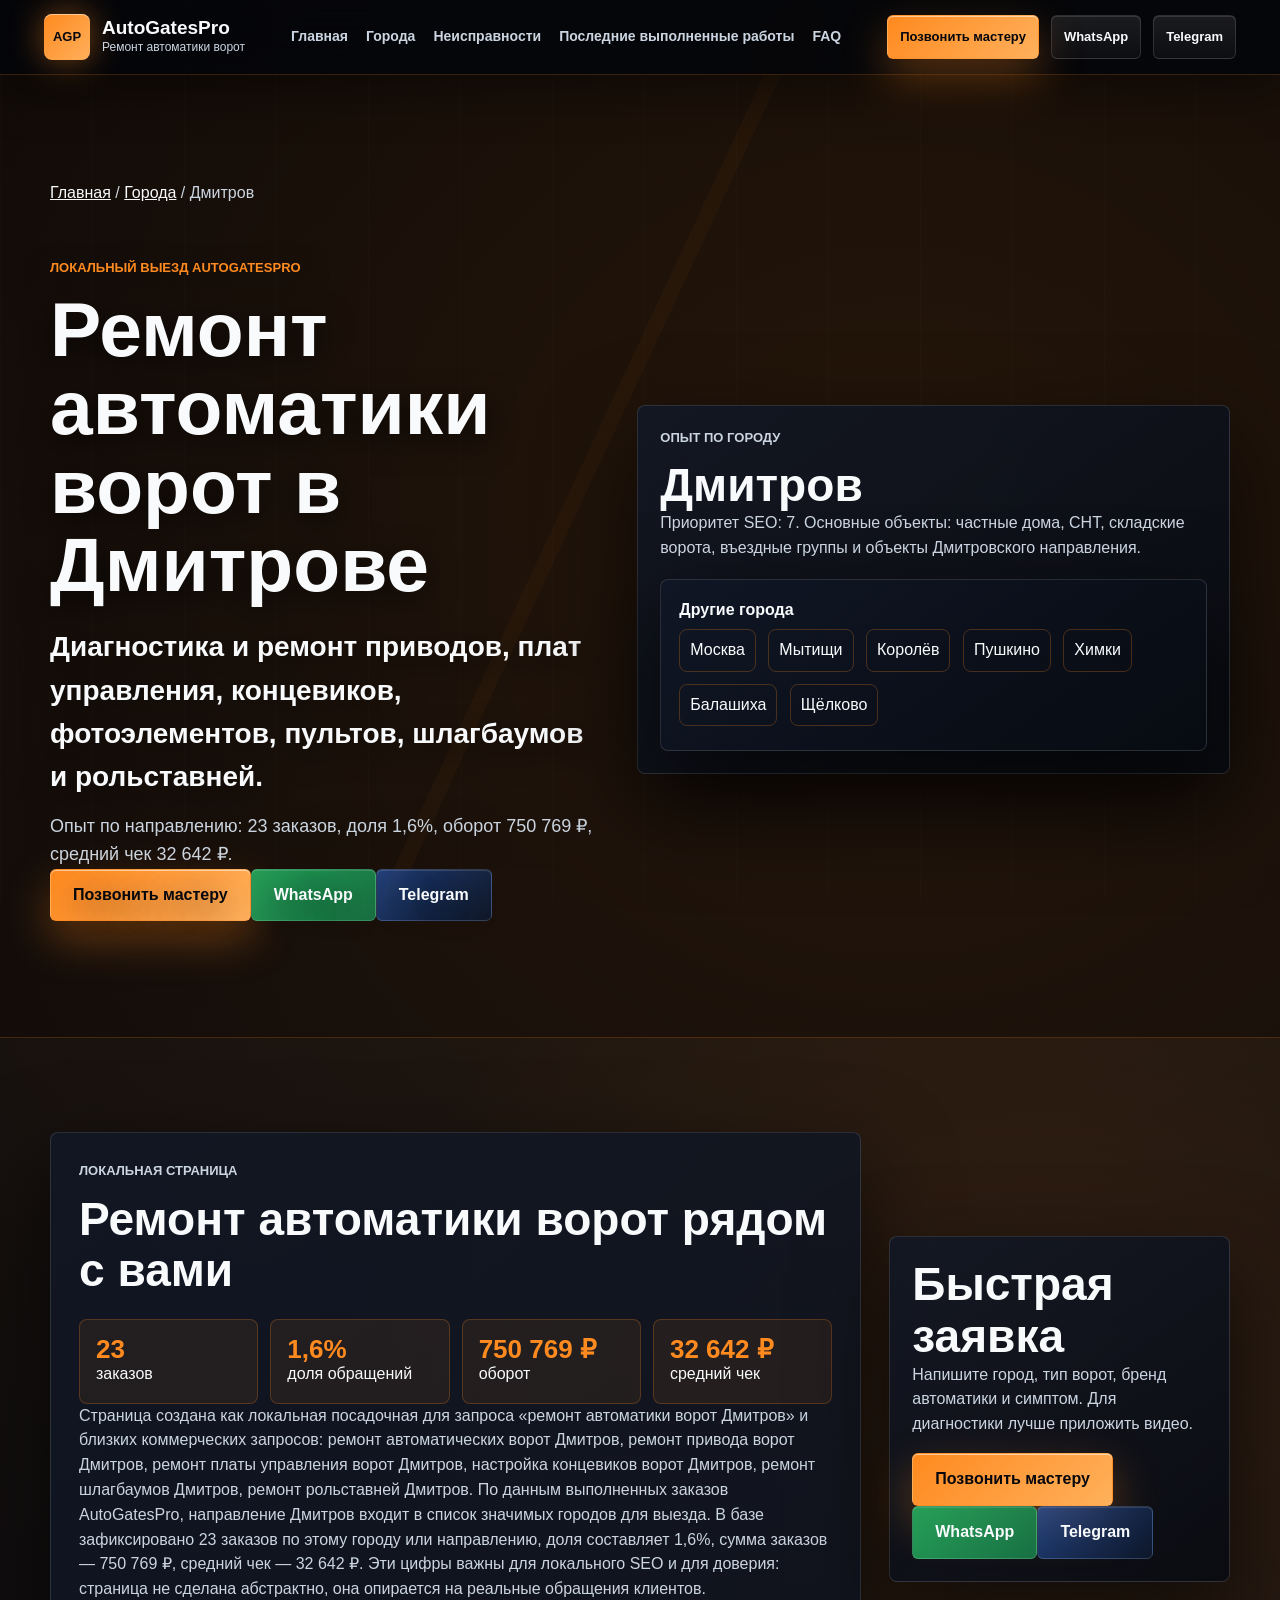
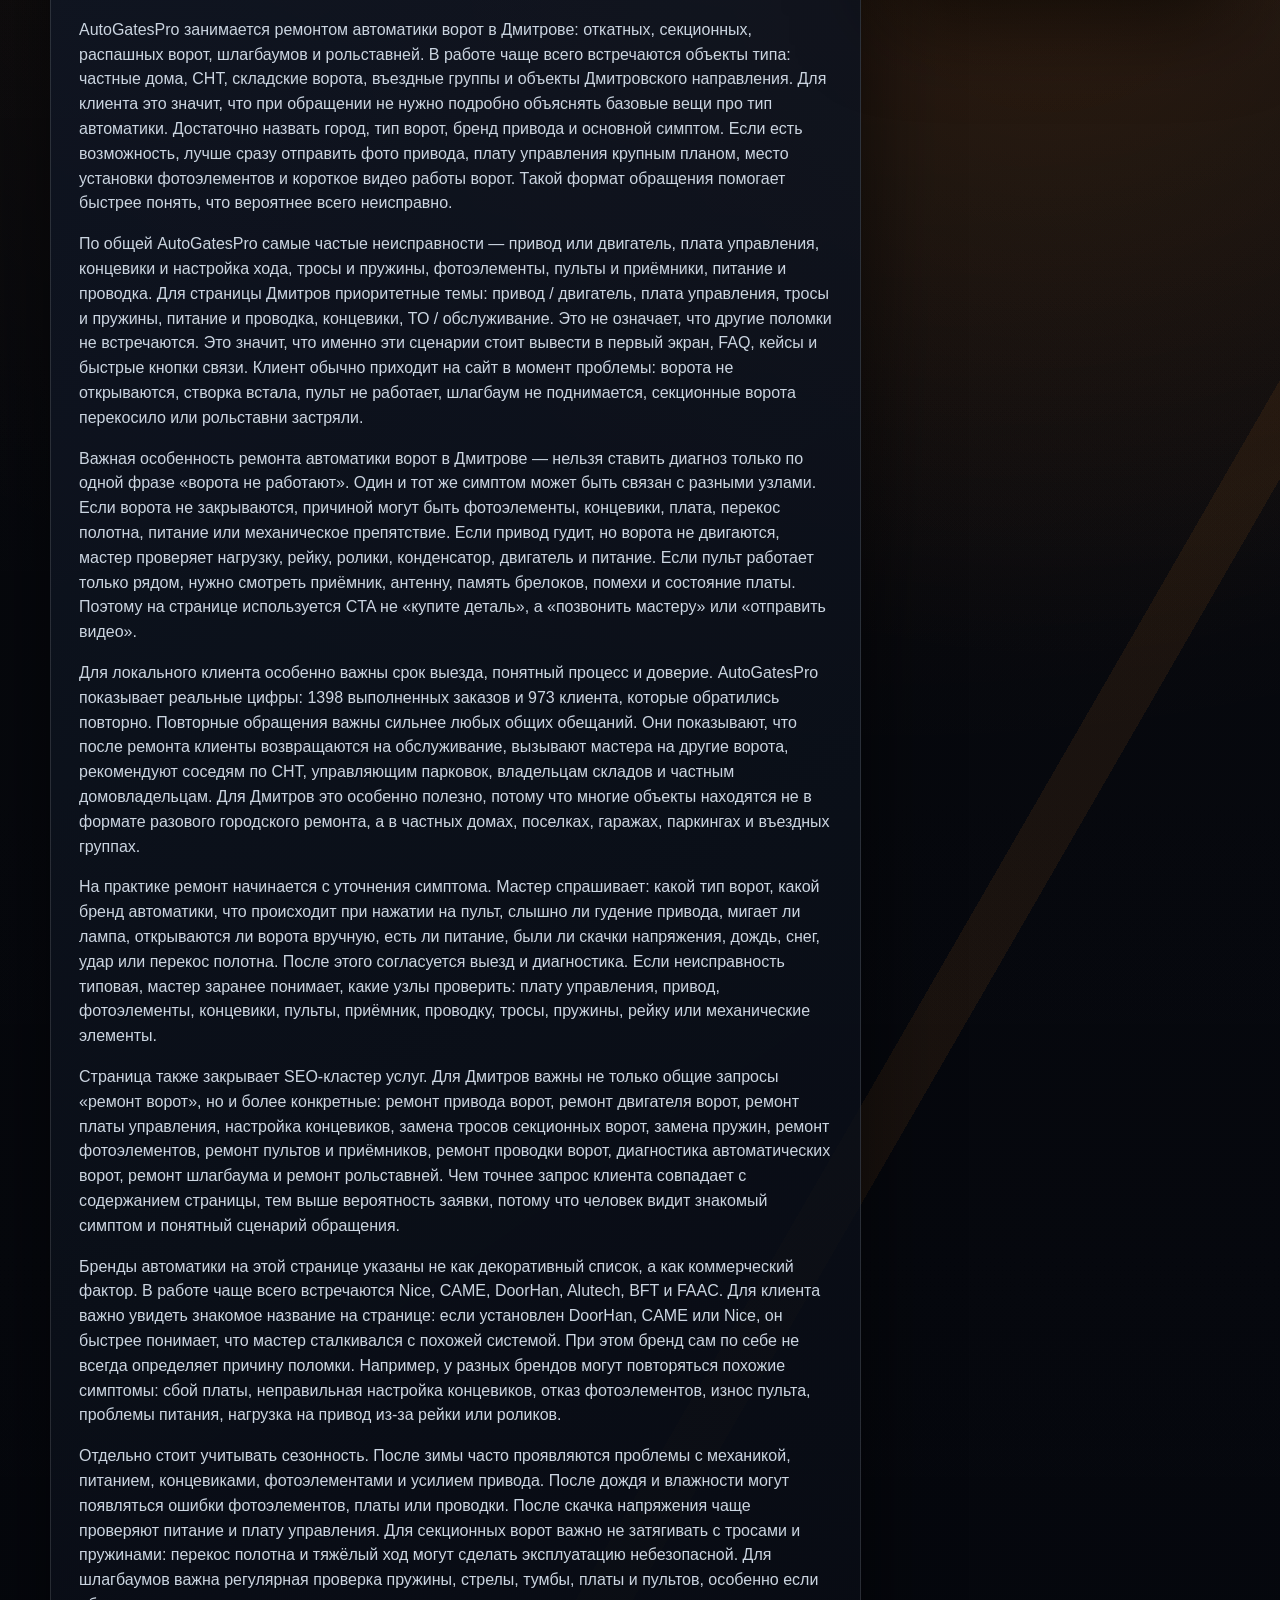
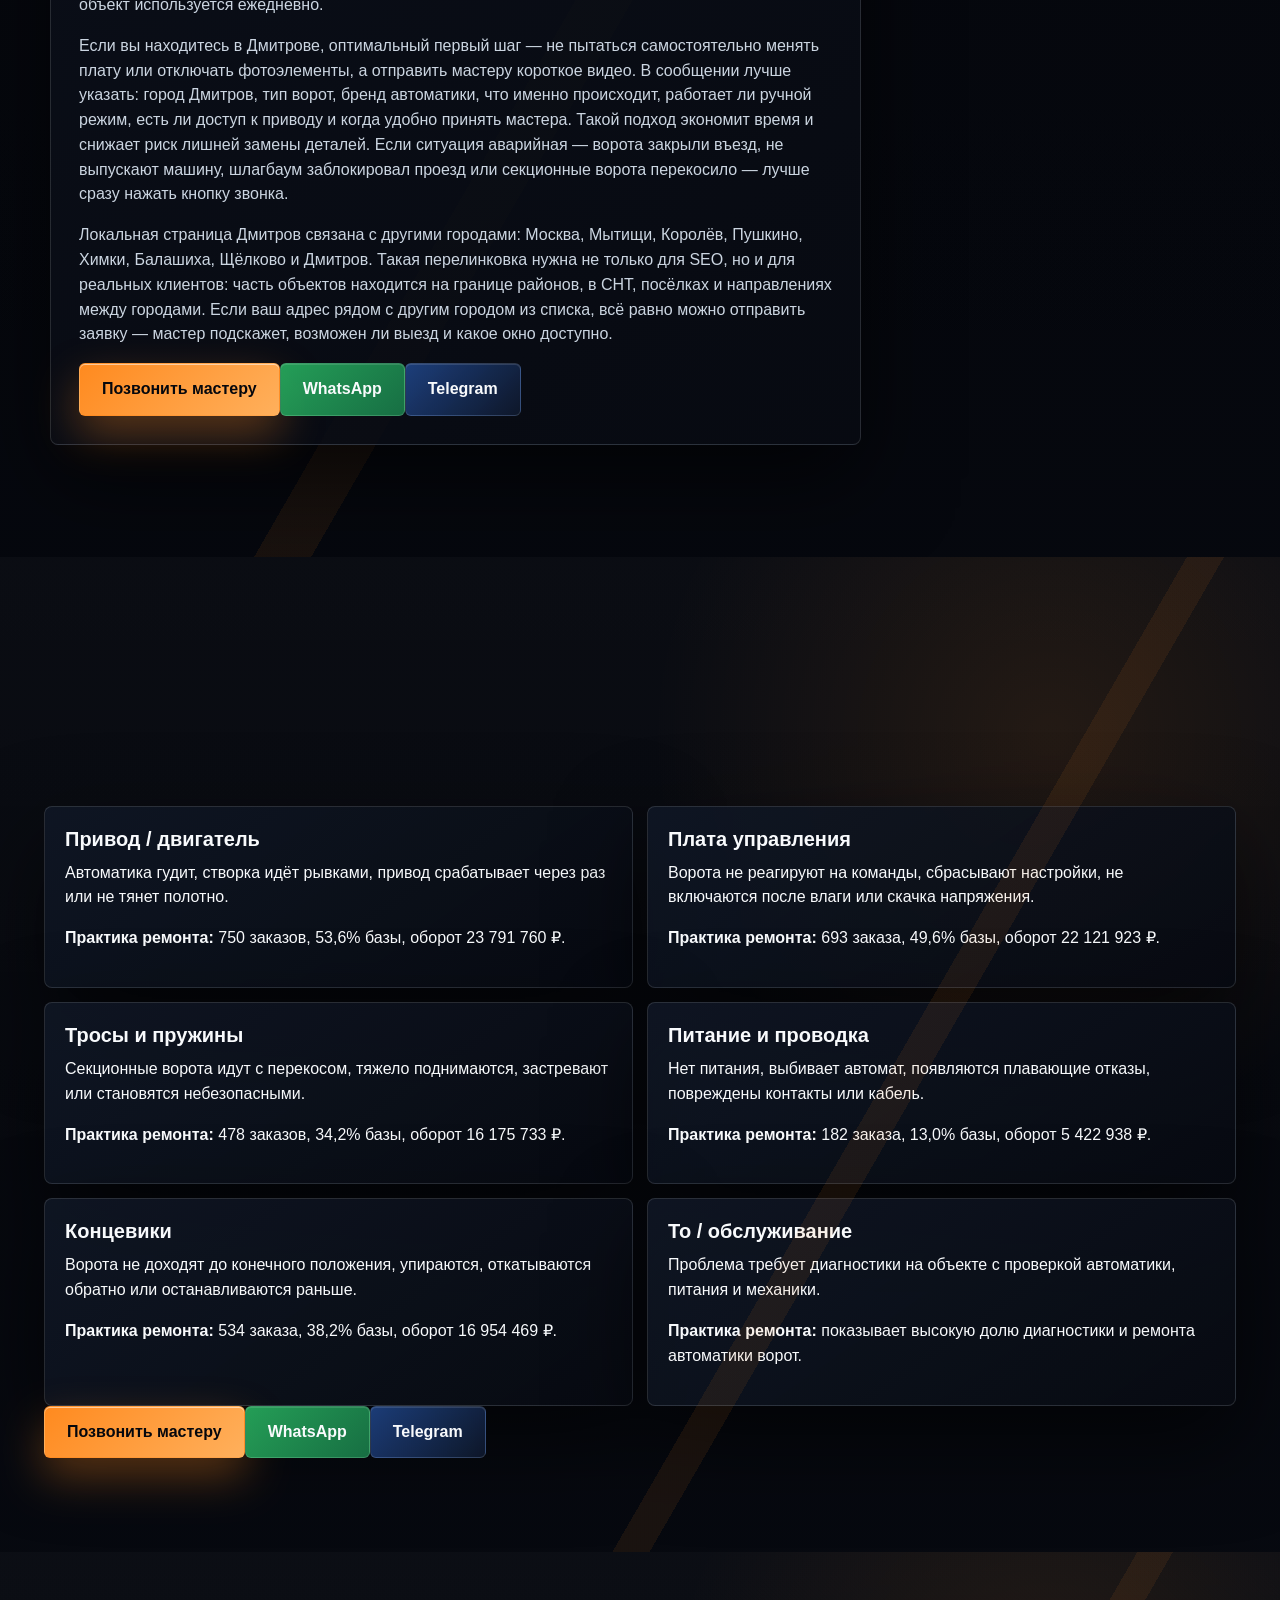
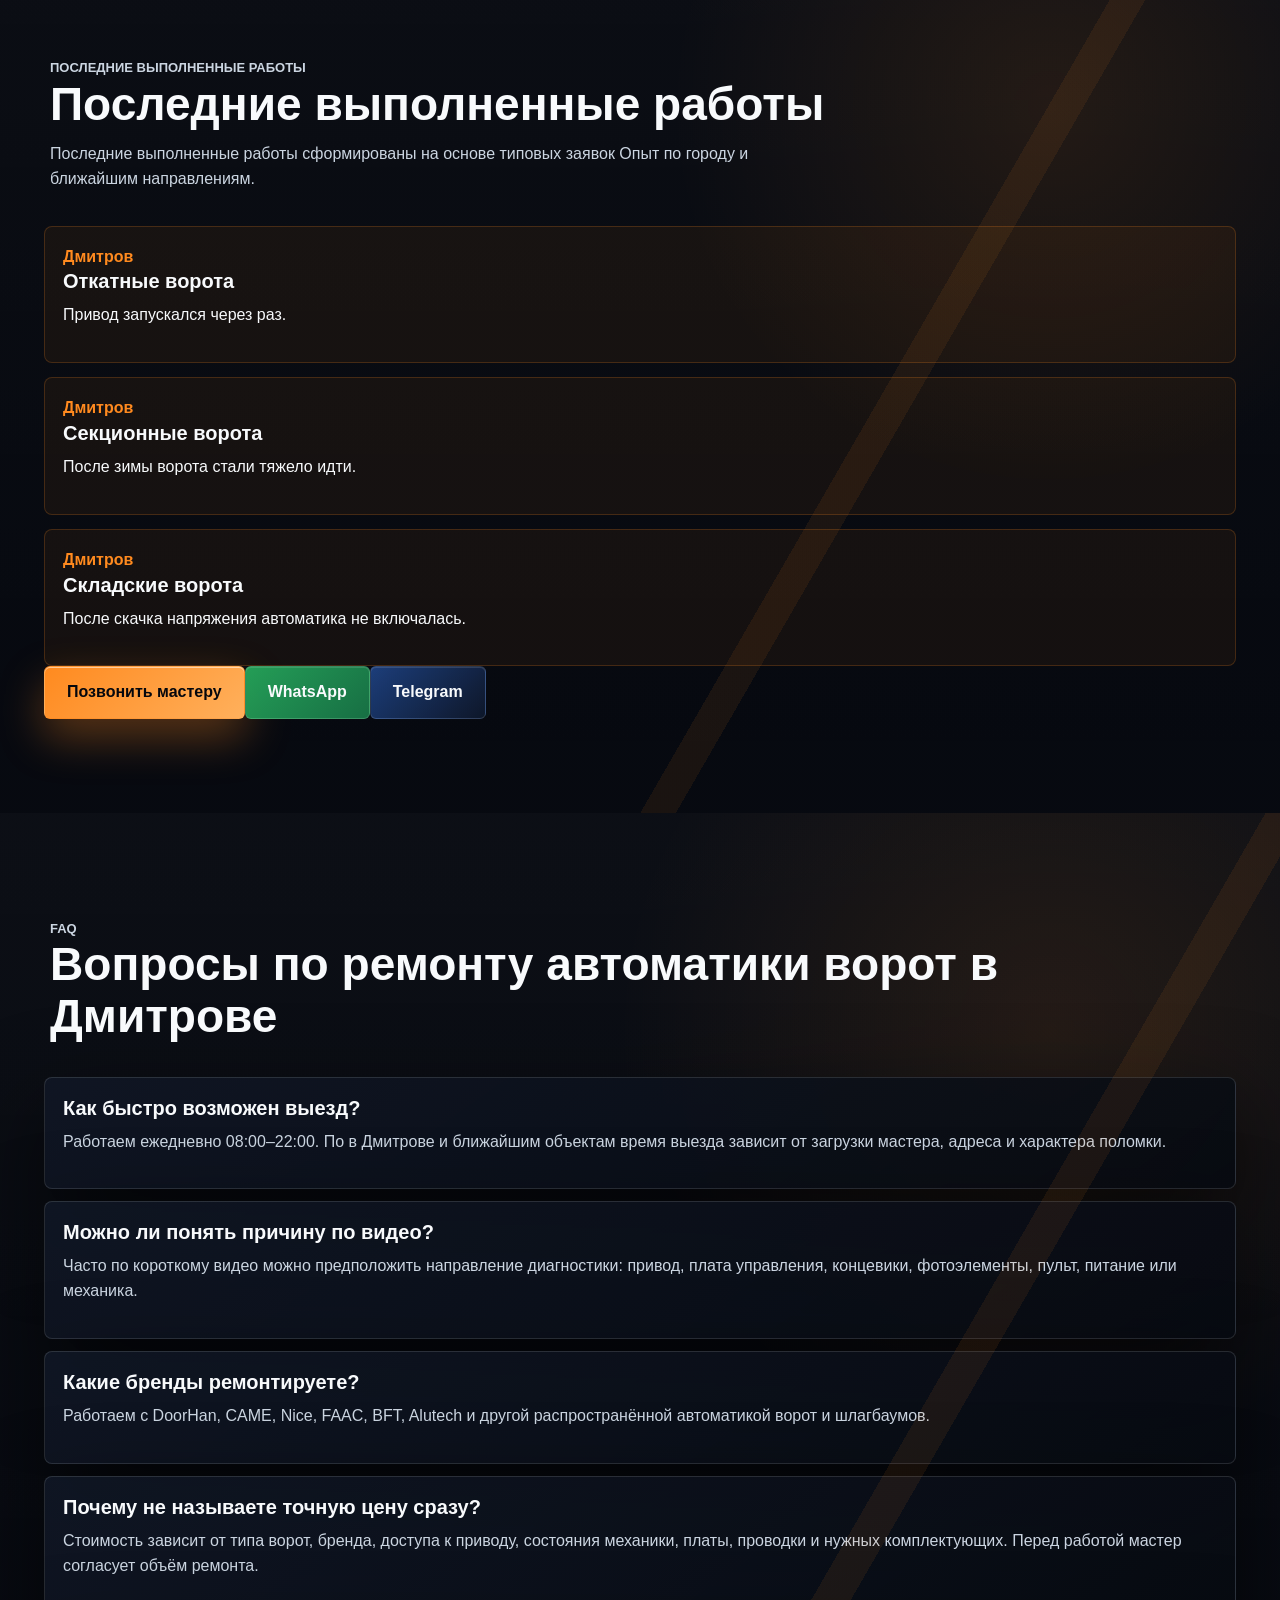
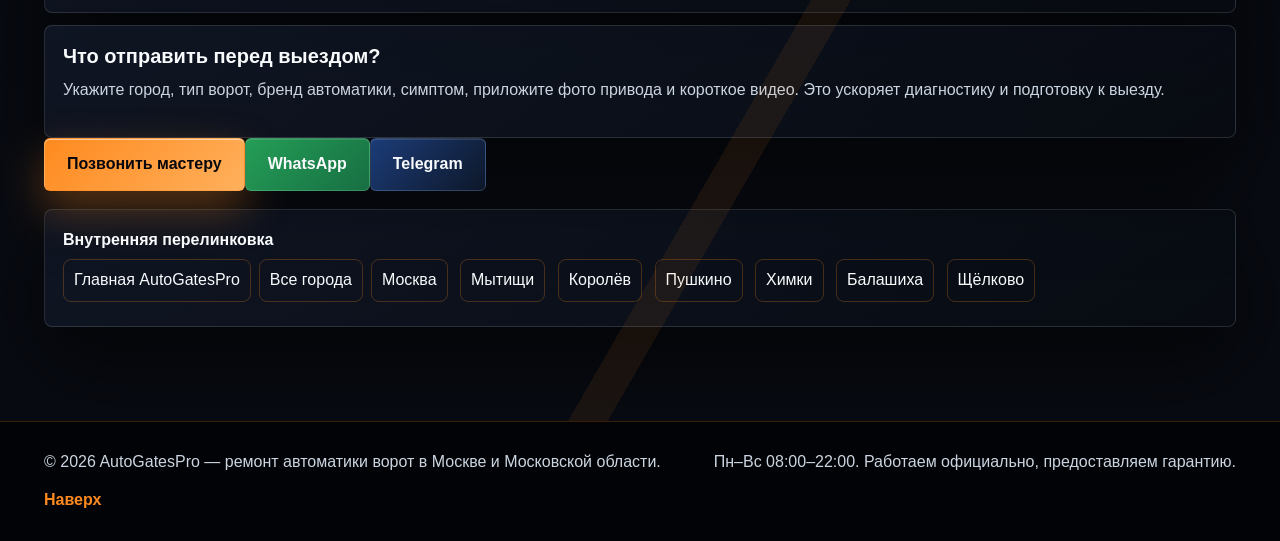
<file: dmitrov.html>
<!doctype html>
<html lang="ru">
<head><meta charset="utf-8"><meta name="yandex-verification" content="e95ba1019e352311" /><meta name="google-site-verification" content="r1am_NNc_6xuTKAyobQfMIS9OTt2IIOoBLcHMUsRklo" /><meta name="viewport" content="width=device-width, initial-scale=1"><title>Ремонт автоматики ворот Дмитров | AutoGatesPro</title><meta name="description" content="Ремонт автоматики ворот в Дмитрове: приводы, платы управления, концевики, тросы, пружины, фотоэлементы, пульты, шлагбаумы и рольставни. Выполненные заказы: 23 заказов."><link rel="canonical" href="https://kochneff46.github.io/dmitrov.html"><meta property="og:type" content="website"><meta property="og:title" content="Ремонт автоматики ворот Дмитров | AutoGatesPro"><meta property="og:description" content="Ремонт автоматики ворот в Дмитрове: приводы, платы управления, концевики, тросы, пружины, фотоэлементы, пульты, шлагбаумы и рольставни. Выполненные заказы: 23 заказов."><meta property="og:url" content="https://kochneff46.github.io/dmitrov.html"><meta property="og:site_name" content="AutoGatesPro"><meta property="og:locale" content="ru_RU"><link rel="stylesheet" href="styles.css"><style>.city-page.hero { min-height: auto; padding-bottom: 58px; }.city-layout { position: relative; width: min(1180px, 100%); margin: 0 auto; display: grid; grid-template-columns: minmax(0, 1fr) minmax(320px,.42fr); gap: 28px; align-items: start; }.city-aside,.city-block,.city-card,.faq-item,.local-nav { border: 1px solid var(--line); border-radius: 8px; background: linear-gradient(145deg, rgba(17,24,39,.84), rgba(8,11,18,.9)); box-shadow: var(--shadow); }.city-aside { position: sticky; top: 104px; padding: 22px; }.city-block { padding: 28px; margin-bottom: 18px; }.city-block p,.city-block li,.city-aside p,.faq-item p { color: var(--gray); }.city-stats { display: grid; grid-template-columns: repeat(4, minmax(0, 1fr)); gap: 12px; margin-top: 22px; }.city-stat { padding: 16px; border-radius: 8px; border: 1px solid rgba(255,138,31,.24); background: rgba(255,138,31,.08); }.city-stat strong { display:block; color: var(--orange); font-size: 26px; line-height: 1; }.city-grid-local { display: grid; grid-template-columns: repeat(2, minmax(0,1fr)); gap: 14px; }.city-card { padding: 20px; }.city-card h3 { color: var(--white); }.case-list { display: grid; gap: 14px; }.case-list article { padding: 18px; border-radius: 8px; border: 1px solid rgba(255,138,31,.2); background: rgba(255,138,31,.06); }.case-list span { color: var(--orange); font-weight: 900; }.faq-list { display: grid; gap: 12px; }.faq-item { padding: 18px; }.local-nav { padding: 18px; margin-top: 18px; }.local-nav a { display: inline-flex; margin: 6px 8px 6px 0; padding: 8px 10px; border: 1px solid rgba(255,138,31,.25); border-radius: 8px; text-decoration: none; color: var(--white); }.breadcrumb { position: relative; width: min(1180px,100%); margin: 0 auto 22px; color: var(--gray); }.breadcrumb a { color: var(--white); } @media (max-width: 960px) {.city-layout,.city-stats,.city-grid-local { grid-template-columns: 1fr; }.city-aside { position: static; } } </style><script type="application/ld+json">{ "@context": "https://schema.org", "@type": "LocalBusiness", "name": "AutoGatesPro", "url": "https://kochneff46.github.io/dmitrov.html", "telephone": "+79854332611", "email": "proffidoor@mail.ru", "areaServed": "Дмитров, Московская область", "address": {"@type": "PostalAddress", "addressLocality": "Дмитров", "addressRegion": "Московская область", "addressCountry": "RU"}, "openingHours": "Mo-Su 08:00-22:00", "serviceType": ["Ремонт автоматики ворот", "Ремонт приводов ворот", "Ремонт плат управления", "Настройка концевиков", "Ремонт шлагбаумов", "Ремонт рольставней"], "priceRange": "₽₽" }</script>



<!-- Yandex.Metrika counter -->
<script type="text/javascript">
(function(m,e,t,r,i,k,a){
m[i]=m[i]||function(){(m[i].a=m[i].a||[]).push(arguments)};
m[i].l=1*new Date();
for (var j = 0; j < document.scripts.length; j++) {if (document.scripts[j].src === r) { return; }}
k=e.createElement(t),a=e.getElementsByTagName(t)[0],k.async=1,k.src=r,a.parentNode.insertBefore(k,a)
})(window, document,'script','https://mc.yandex.ru/metrika/tag.js?id=109810390', 'ym');

ym(109810390, 'init', {
ssr:true,
webvisor:true,
clickmap:true,
ecommerce:"dataLayer",
referrer: document.referrer,
url: location.href,
accurateTrackBounce:true,
trackLinks:true
});
</script>
<noscript><div><img src="https://mc.yandex.ru/watch/109810390" style="position:absolute; left:-9999px;" alt="" /></div></noscript>
<!-- /Yandex.Metrika counter -->
</head>
<body class="city-page"><header class="site-header"><a class="brand" href="index.html" aria-label="AutoGatesPro"><span class="brand-mark">AGP</span><span class="brand-copy"><strong>AutoGatesPro</strong><small>Ремонт автоматики ворот</small></span></a><nav class="nav" aria-label="Навигация по сайту"><a href="index.html">Главная</a><a href="cities/">Города</a><a href="#faults">Неисправности</a><a href="#cases">Последние выполненные работы</a><a href="#faq">FAQ</a></nav><div class="header-actions" aria-label="Быстрая связь"><a class="icon-btn icon-btn-call" href="tel:+79854332611">Позвонить мастеру</a><a class="icon-btn" href="https://wa.me/79606981239" rel="nofollow noopener">WhatsApp</a><a class="icon-btn" href="https://t.me/AutoGatesPro" rel="nofollow noopener">Telegram</a></div></header><main><section class="hero"><div class="breadcrumb"><a href="index.html">Главная</a> / <a href="cities/">Города</a> / Дмитров</div><div class="hero-shell"><div class="hero-content reveal"><p class="eyebrow">Локальный выезд AutoGatesPro</p><h1>Ремонт автоматики ворот в Дмитрове</h1><p class="hero-lead">Диагностика и ремонт приводов, плат управления, концевиков, фотоэлементов, пультов, шлагбаумов и рольставней.</p><p class="hero-note">Опыт по направлению: 23 заказов, доля 1,6%, оборот 750 769 ₽, средний чек 32 642 ₽.</p><div class="city-cta"><a class="btn btn-primary" href="tel:+79854332611">Позвонить мастеру</a><a class="btn btn-secondary" href="https://wa.me/79606981239" rel="nofollow noopener">WhatsApp</a><a class="btn btn-ghost" href="https://t.me/AutoGatesPro" rel="nofollow noopener">Telegram</a>
</div></div><aside class="city-aside reveal"><p class="eyebrow">Опыт по городу</p><h2>Дмитров</h2><p>Приоритет SEO: 7. Основные объекты: частные дома, СНТ, складские ворота, въездные группы и объекты Дмитровского направления.</p><div class="local-nav"><strong>Другие города</strong><br><a href="moscow.html">Москва</a>
<a href="mytishchi.html">Мытищи</a>
<a href="korolev.html">Королёв</a>
<a href="pushkino.html">Пушкино</a>
<a href="khimki.html">Химки</a>
<a href="balashiha.html">Балашиха</a>
<a href="schelkovo.html">Щёлково</a></div></aside></div></section><section class="section"><div class="city-layout"><article class="city-block reveal"><p class="eyebrow">Локальная страница</p><h2>Ремонт автоматики ворот рядом с вами</h2><div class="city-stats"><div class="city-stat"><strong>23</strong><span>заказов</span></div><div class="city-stat"><strong>1,6%</strong><span>доля обращений</span></div><div class="city-stat"><strong>750 769 ₽</strong><span>оборот</span></div><div class="city-stat"><strong>32 642 ₽</strong><span>средний чек</span></div></div><p>Страница создана как локальная посадочная для запроса «ремонт автоматики ворот Дмитров» и близких коммерческих запросов: ремонт автоматических ворот Дмитров, ремонт привода ворот Дмитров, ремонт платы управления ворот Дмитров, настройка концевиков ворот Дмитров, ремонт шлагбаумов Дмитров, ремонт рольставней Дмитров. По данным выполненных заказов AutoGatesPro, направление Дмитров входит в список значимых городов для выезда. В базе зафиксировано 23 заказов по этому городу или направлению, доля составляет 1,6%, сумма заказов — 750 769 ₽, средний чек — 32 642 ₽. Эти цифры важны для локального SEO и для доверия: страница не сделана абстрактно, она опирается на реальные обращения клиентов.</p><p>AutoGatesPro занимается ремонтом автоматики ворот в Дмитрове: откатных, секционных, распашных ворот, шлагбаумов и рольставней. В работе чаще всего встречаются объекты типа: частные дома, СНТ, складские ворота, въездные группы и объекты Дмитровского направления. Для клиента это значит, что при обращении не нужно подробно объяснять базовые вещи про тип автоматики. Достаточно назвать город, тип ворот, бренд привода и основной симптом. Если есть возможность, лучше сразу отправить фото привода, плату управления крупным планом, место установки фотоэлементов и короткое видео работы ворот. Такой формат обращения помогает быстрее понять, что вероятнее всего неисправно.</p><p>По общей AutoGatesPro самые частые неисправности — привод или двигатель, плата управления, концевики и настройка хода, тросы и пружины, фотоэлементы, пульты и приёмники, питание и проводка. Для страницы Дмитров приоритетные темы: привод / двигатель, плата управления, тросы и пружины, питание и проводка, концевики, ТО / обслуживание. Это не означает, что другие поломки не встречаются. Это значит, что именно эти сценарии стоит вывести в первый экран, FAQ, кейсы и быстрые кнопки связи. Клиент обычно приходит на сайт в момент проблемы: ворота не открываются, створка встала, пульт не работает, шлагбаум не поднимается, секционные ворота перекосило или рольставни застряли.</p><p>Важная особенность ремонта автоматики ворот в Дмитрове — нельзя ставить диагноз только по одной фразе «ворота не работают». Один и тот же симптом может быть связан с разными узлами. Если ворота не закрываются, причиной могут быть фотоэлементы, концевики, плата, перекос полотна, питание или механическое препятствие. Если привод гудит, но ворота не двигаются, мастер проверяет нагрузку, рейку, ролики, конденсатор, двигатель и питание. Если пульт работает только рядом, нужно смотреть приёмник, антенну, память брелоков, помехи и состояние платы. Поэтому на странице используется CTA не «купите деталь», а «позвонить мастеру» или «отправить видео».</p><p>Для локального клиента особенно важны срок выезда, понятный процесс и доверие. AutoGatesPro показывает реальные цифры: 1398 выполненных заказов и 973 клиента, которые обратились повторно. Повторные обращения важны сильнее любых общих обещаний. Они показывают, что после ремонта клиенты возвращаются на обслуживание, вызывают мастера на другие ворота, рекомендуют соседям по СНТ, управляющим парковок, владельцам складов и частным домовладельцам. Для Дмитров это особенно полезно, потому что многие объекты находятся не в формате разового городского ремонта, а в частных домах, поселках, гаражах, паркингах и въездных группах.</p><p>На практике ремонт начинается с уточнения симптома. Мастер спрашивает: какой тип ворот, какой бренд автоматики, что происходит при нажатии на пульт, слышно ли гудение привода, мигает ли лампа, открываются ли ворота вручную, есть ли питание, были ли скачки напряжения, дождь, снег, удар или перекос полотна. После этого согласуется выезд и диагностика. Если неисправность типовая, мастер заранее понимает, какие узлы проверить: плату управления, привод, фотоэлементы, концевики, пульты, приёмник, проводку, тросы, пружины, рейку или механические элементы.</p><p>Страница также закрывает SEO-кластер услуг. Для Дмитров важны не только общие запросы «ремонт ворот», но и более конкретные: ремонт привода ворот, ремонт двигателя ворот, ремонт платы управления, настройка концевиков, замена тросов секционных ворот, замена пружин, ремонт фотоэлементов, ремонт пультов и приёмников, ремонт проводки ворот, диагностика автоматических ворот, ремонт шлагбаума и ремонт рольставней. Чем точнее запрос клиента совпадает с содержанием страницы, тем выше вероятность заявки, потому что человек видит знакомый симптом и понятный сценарий обращения.</p><p>Бренды автоматики на этой странице указаны не как декоративный список, а как коммерческий фактор. В работе чаще всего встречаются Nice, CAME, DoorHan, Alutech, BFT и FAAC. Для клиента важно увидеть знакомое название на странице: если установлен DoorHan, CAME или Nice, он быстрее понимает, что мастер сталкивался с похожей системой. При этом бренд сам по себе не всегда определяет причину поломки. Например, у разных брендов могут повторяться похожие симптомы: сбой платы, неправильная настройка концевиков, отказ фотоэлементов, износ пульта, проблемы питания, нагрузка на привод из-за рейки или роликов.</p><p>Отдельно стоит учитывать сезонность. После зимы часто проявляются проблемы с механикой, питанием, концевиками, фотоэлементами и усилием привода. После дождя и влажности могут появляться ошибки фотоэлементов, платы или проводки. После скачка напряжения чаще проверяют питание и плату управления. Для секционных ворот важно не затягивать с тросами и пружинами: перекос полотна и тяжёлый ход могут сделать эксплуатацию небезопасной. Для шлагбаумов важна регулярная проверка пружины, стрелы, тумбы, платы и пультов, особенно если объект используется ежедневно.</p><p>Если вы находитесь в Дмитрове, оптимальный первый шаг — не пытаться самостоятельно менять плату или отключать фотоэлементы, а отправить мастеру короткое видео. В сообщении лучше указать: город Дмитров, тип ворот, бренд автоматики, что именно происходит, работает ли ручной режим, есть ли доступ к приводу и когда удобно принять мастера. Такой подход экономит время и снижает риск лишней замены деталей. Если ситуация аварийная — ворота закрыли въезд, не выпускают машину, шлагбаум заблокировал проезд или секционные ворота перекосило — лучше сразу нажать кнопку звонка.</p><p>Локальная страница Дмитров связана с другими городами: Москва, Мытищи, Королёв, Пушкино, Химки, Балашиха, Щёлково и Дмитров. Такая перелинковка нужна не только для SEO, но и для реальных клиентов: часть объектов находится на границе районов, в СНТ, посёлках и направлениях между городами. Если ваш адрес рядом с другим городом из списка, всё равно можно отправить заявку — мастер подскажет, возможен ли выезд и какое окно доступно.</p><div class="city-cta"><a class="btn btn-primary" href="tel:+79854332611">Позвонить мастеру</a><a class="btn btn-secondary" href="https://wa.me/79606981239" rel="nofollow noopener">WhatsApp</a><a class="btn btn-ghost" href="https://t.me/AutoGatesPro" rel="nofollow noopener">Telegram</a>
</div></article><aside class="city-aside reveal"><h2>Быстрая заявка</h2><p>Напишите город, тип ворот, бренд автоматики и симптом. Для диагностики лучше приложить видео.</p><div class="city-cta"><a class="btn btn-primary" href="tel:+79854332611">Позвонить мастеру</a><a class="btn btn-secondary" href="https://wa.me/79606981239" rel="nofollow noopener">WhatsApp</a><a class="btn btn-ghost" href="https://t.me/AutoGatesPro" rel="nofollow noopener">Telegram</a>
</div></aside></div></section><section class="section" id="faults"><div class="section-head reveal"><p class="eyebrow">Частые проблемы автоматики ворот</p><h2>Что чаще всего проверяем в Дмитрове</h2><p>Список составлен по частым обращениям клиентов и практике выездов AutoGatesPro.</p></div><div class="city-grid-local"><article class="city-card"><h3>Привод / двигатель</h3><p>Автоматика гудит, створка идёт рывками, привод срабатывает через раз или не тянет полотно.</p><p><strong>Практика ремонта:</strong> 750 заказов, 53,6% базы, оборот 23 791 760 ₽.</p></article><article class="city-card"><h3>Плата управления</h3><p>Ворота не реагируют на команды, сбрасывают настройки, не включаются после влаги или скачка напряжения.</p><p><strong>Практика ремонта:</strong> 693 заказа, 49,6% базы, оборот 22 121 923 ₽.</p></article><article class="city-card"><h3>Тросы и пружины</h3><p>Секционные ворота идут с перекосом, тяжело поднимаются, застревают или становятся небезопасными.</p><p><strong>Практика ремонта:</strong> 478 заказов, 34,2% базы, оборот 16 175 733 ₽.</p></article><article class="city-card"><h3>Питание и проводка</h3><p>Нет питания, выбивает автомат, появляются плавающие отказы, повреждены контакты или кабель.</p><p><strong>Практика ремонта:</strong> 182 заказа, 13,0% базы, оборот 5 422 938 ₽.</p></article><article class="city-card"><h3>Концевики</h3><p>Ворота не доходят до конечного положения, упираются, откатываются обратно или останавливаются раньше.</p><p><strong>Практика ремонта:</strong> 534 заказа, 38,2% базы, оборот 16 954 469 ₽.</p></article><article class="city-card"><h3>То / обслуживание</h3><p>Проблема требует диагностики на объекте с проверкой автоматики, питания и механики.</p><p><strong>Практика ремонта:</strong> показывает высокую долю диагностики и ремонта автоматики ворот.</p></article></div><div class="city-cta"><a class="btn btn-primary" href="tel:+79854332611">Позвонить мастеру</a><a class="btn btn-secondary" href="https://wa.me/79606981239" rel="nofollow noopener">WhatsApp</a><a class="btn btn-ghost" href="https://t.me/AutoGatesPro" rel="nofollow noopener">Telegram</a>
</div></section><section class="section" id="cases"><div class="section-head reveal"><p class="eyebrow">Последние выполненные работы</p><h2>Последние выполненные работы</h2><p>Последние выполненные работы сформированы на основе типовых заявок Опыт по городу и ближайшим направлениям.</p></div><div class="case-list"><article><span>Дмитров</span><h3>Откатные ворота</h3><p>Привод запускался через раз.</p></article><article><span>Дмитров</span><h3>Секционные ворота</h3><p>После зимы ворота стали тяжело идти.</p></article><article><span>Дмитров</span><h3>Складские ворота</h3><p>После скачка напряжения автоматика не включалась.</p></article></div><div class="city-cta"><a class="btn btn-primary" href="tel:+79854332611">Позвонить мастеру</a><a class="btn btn-secondary" href="https://wa.me/79606981239" rel="nofollow noopener">WhatsApp</a><a class="btn btn-ghost" href="https://t.me/AutoGatesPro" rel="nofollow noopener">Telegram</a>
</div></section><section class="section" id="faq"><div class="section-head reveal"><p class="eyebrow">FAQ</p><h2>Вопросы по ремонту автоматики ворот в Дмитрове</h2></div><div class="faq-list"><div class="faq-item"><h3>Как быстро возможен выезд?</h3><p>Работаем ежедневно 08:00–22:00. По в Дмитрове и ближайшим объектам время выезда зависит от загрузки мастера, адреса и характера поломки.</p></div>
<div class="faq-item"><h3>Можно ли понять причину по видео?</h3><p>Часто по короткому видео можно предположить направление диагностики: привод, плата управления, концевики, фотоэлементы, пульт, питание или механика.</p></div>
<div class="faq-item"><h3>Какие бренды ремонтируете?</h3><p>Работаем с DoorHan, CAME, Nice, FAAC, BFT, Alutech и другой распространённой автоматикой ворот и шлагбаумов.</p></div>
<div class="faq-item"><h3>Почему не называете точную цену сразу?</h3><p>Стоимость зависит от типа ворот, бренда, доступа к приводу, состояния механики, платы, проводки и нужных комплектующих. Перед работой мастер согласует объём ремонта.</p></div>
<div class="faq-item"><h3>Что отправить перед выездом?</h3><p>Укажите город, тип ворот, бренд автоматики, симптом, приложите фото привода и короткое видео. Это ускоряет диагностику и подготовку к выезду.</p></div></div><div class="city-cta"><a class="btn btn-primary" href="tel:+79854332611">Позвонить мастеру</a><a class="btn btn-secondary" href="https://wa.me/79606981239" rel="nofollow noopener">WhatsApp</a><a class="btn btn-ghost" href="https://t.me/AutoGatesPro" rel="nofollow noopener">Telegram</a>
</div><div class="local-nav"><strong>Внутренняя перелинковка</strong><br><a href="index.html">Главная AutoGatesPro</a><a href="cities/">Все города</a><a href="moscow.html">Москва</a>
<a href="mytishchi.html">Мытищи</a>
<a href="korolev.html">Королёв</a>
<a href="pushkino.html">Пушкино</a>
<a href="khimki.html">Химки</a>
<a href="balashiha.html">Балашиха</a>
<a href="schelkovo.html">Щёлково</a></div></section></main><footer class="site-footer"><p>© <span id="year"></span> AutoGatesPro — ремонт автоматики ворот в Москве и Московской области.</p><p>Пн–Вс 08:00–22:00. Работаем официально, предоставляем гарантию.</p><a href="#top">Наверх</a></footer><script src="script.js"></script>
</body>
</html>
</file>
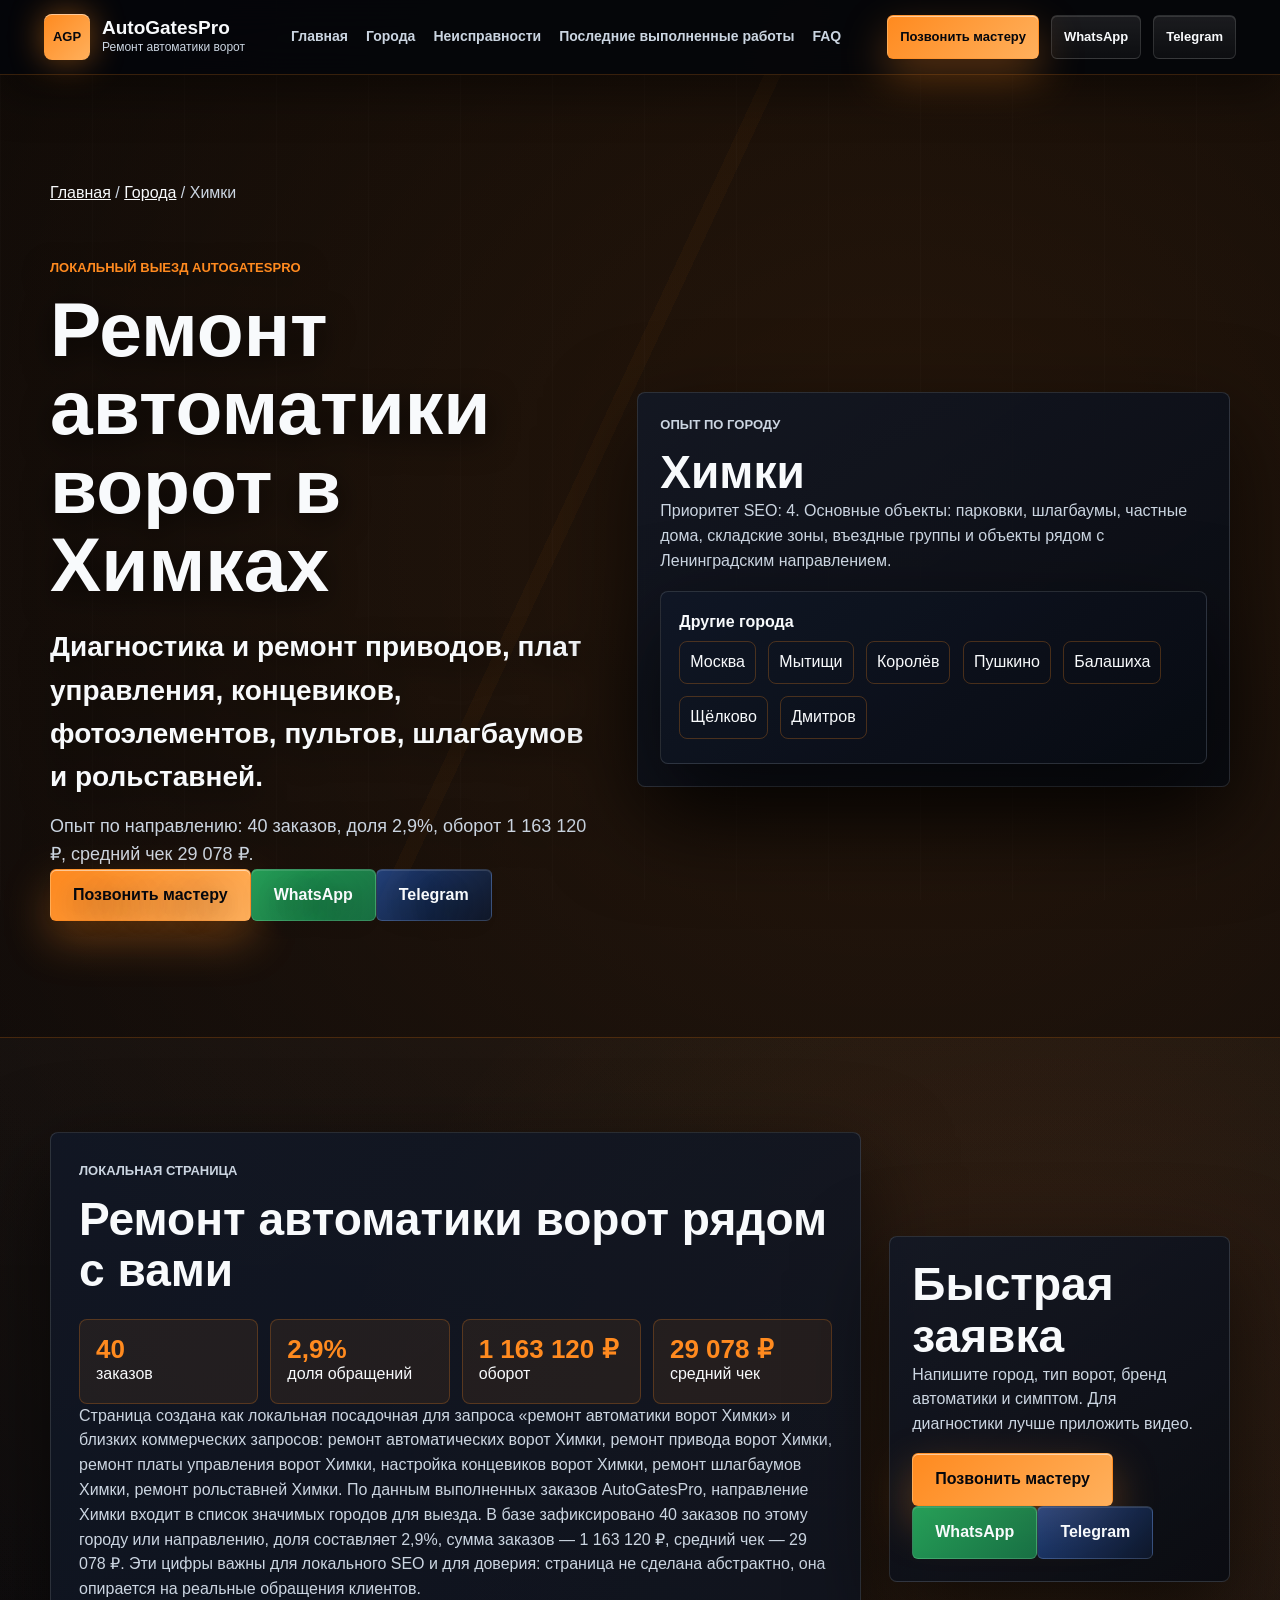
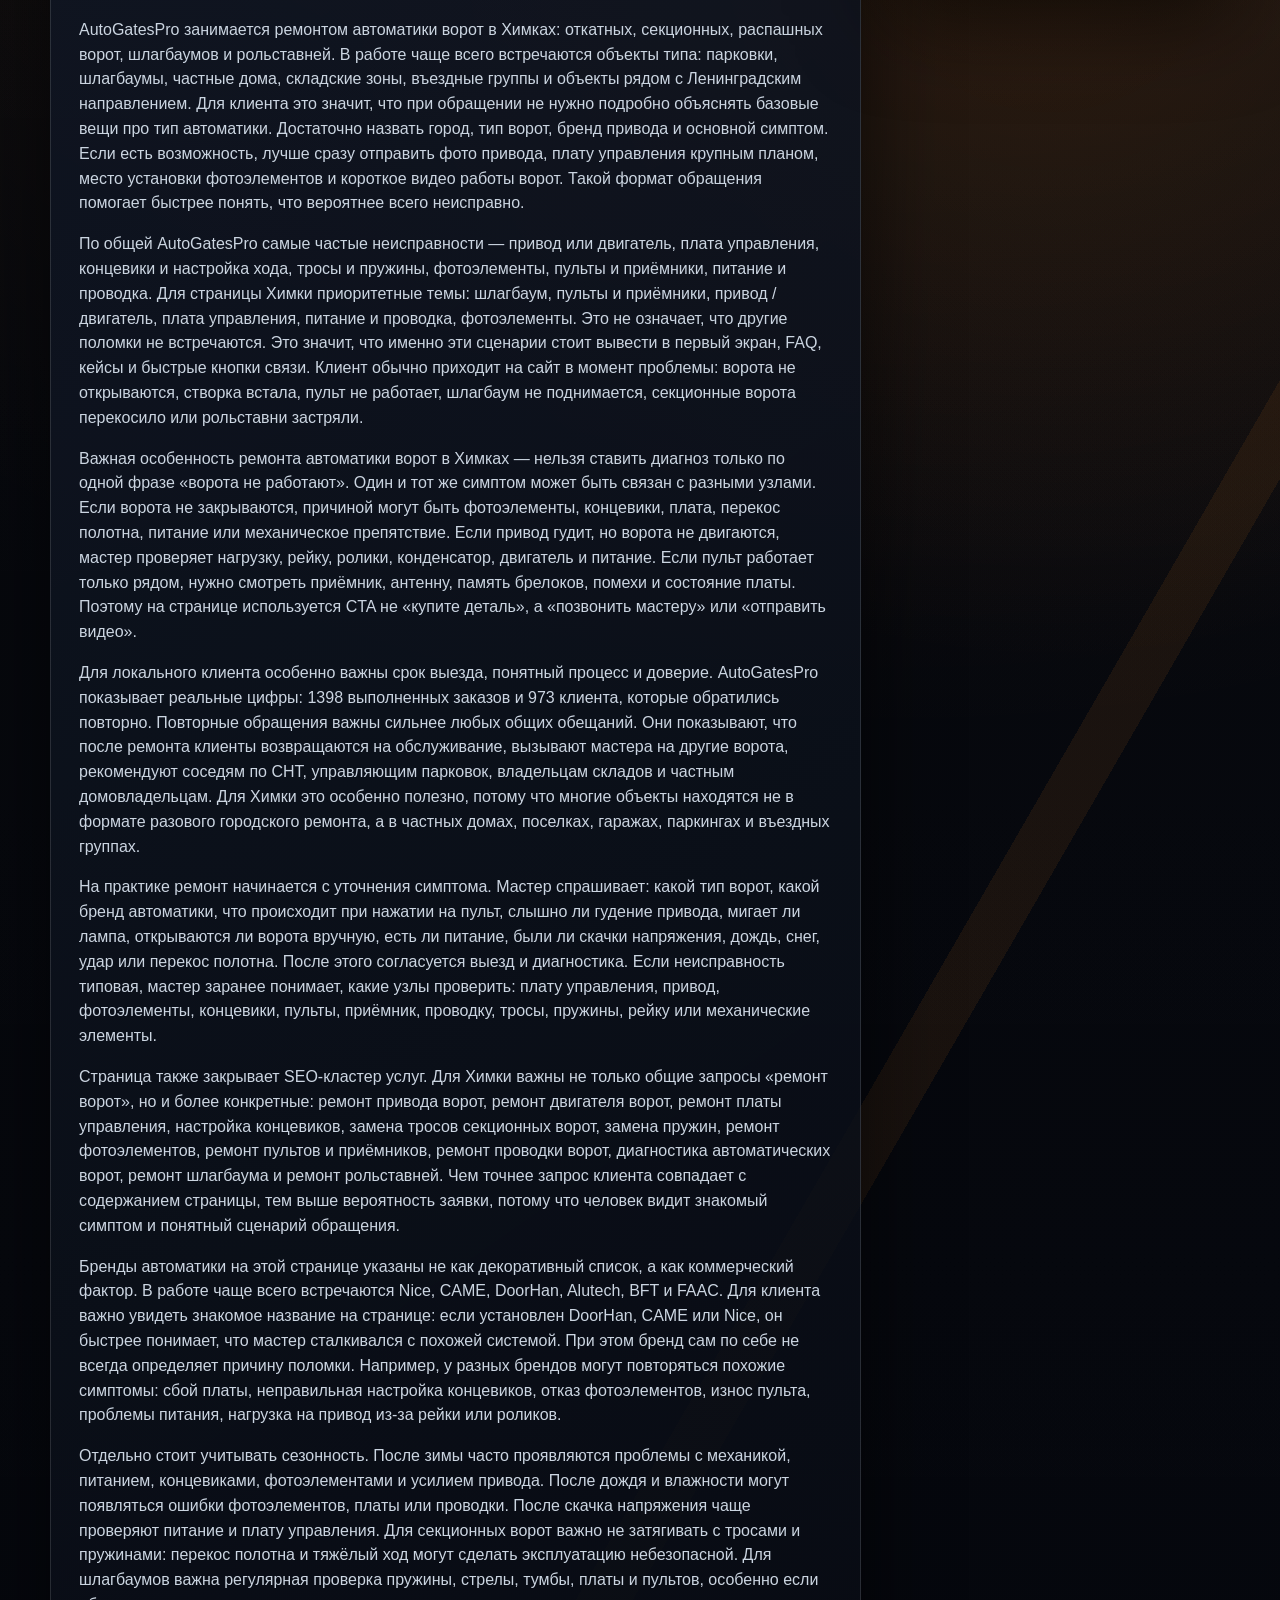
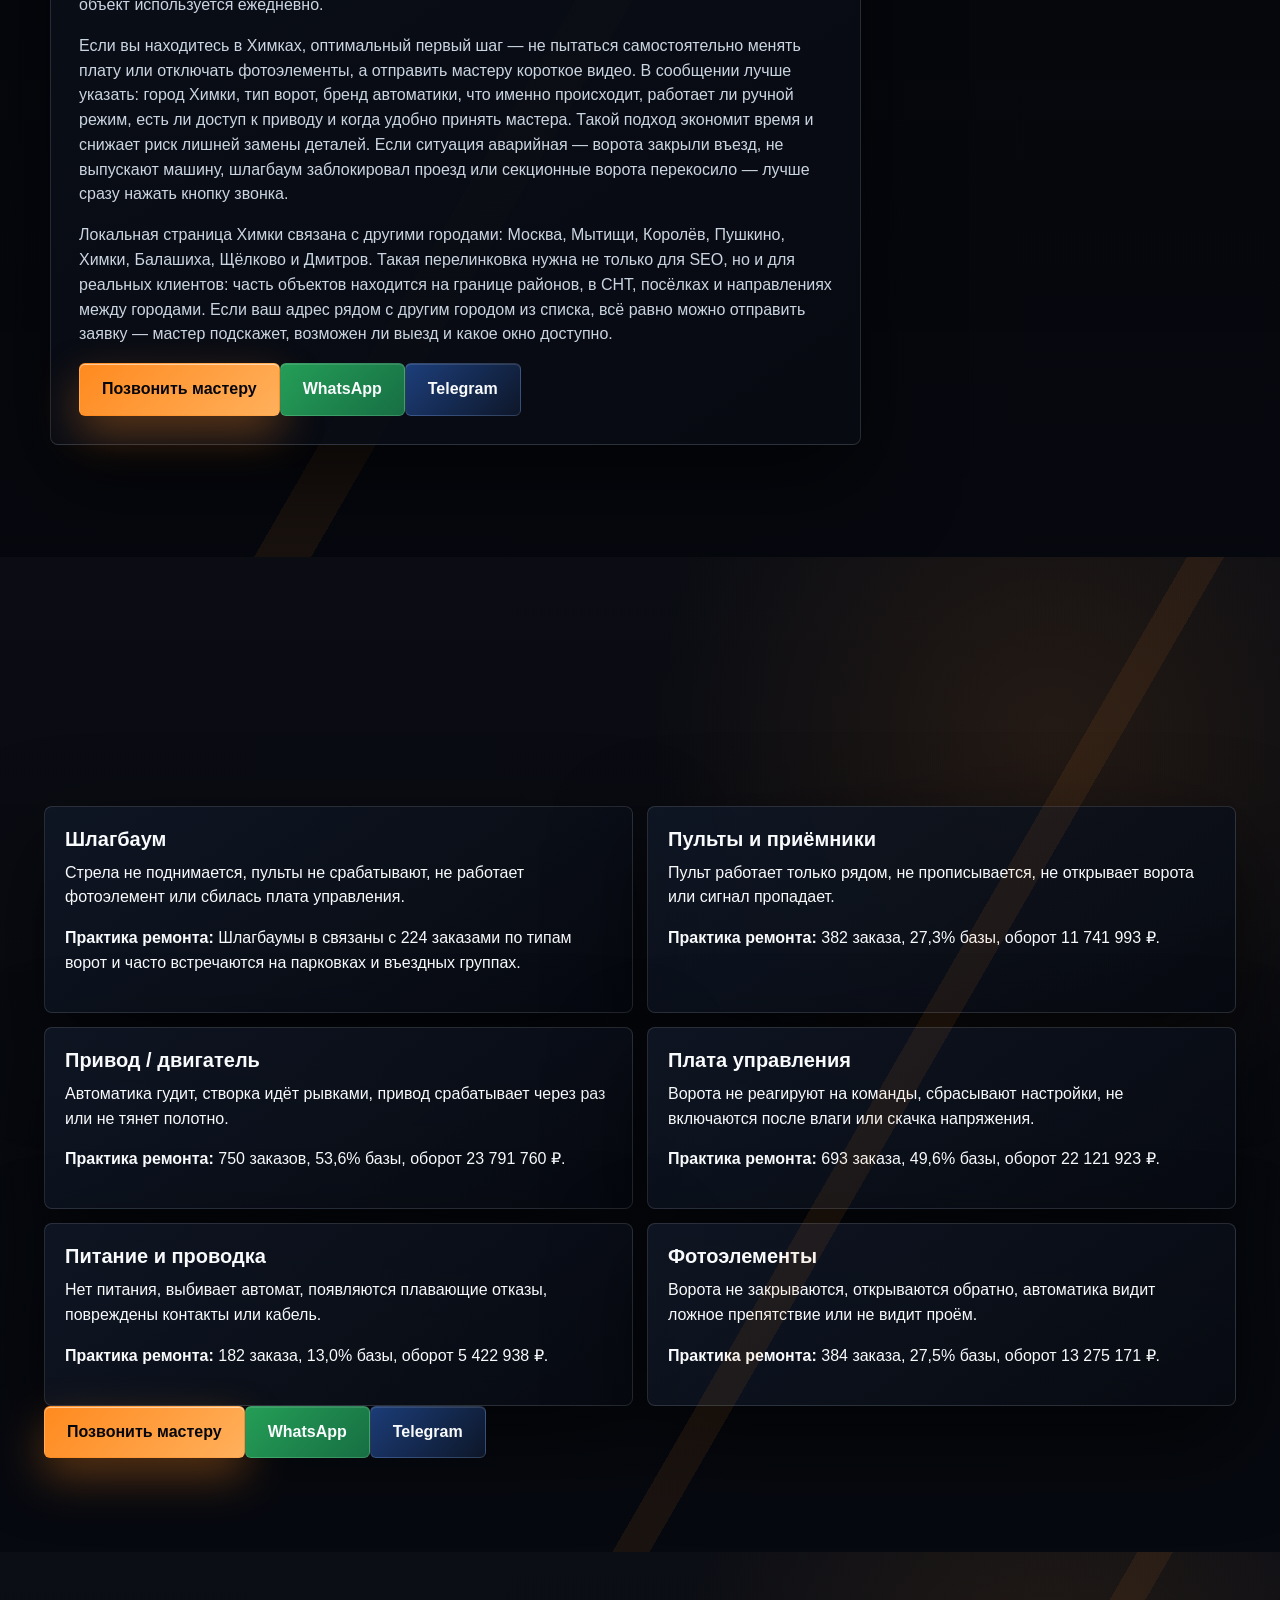
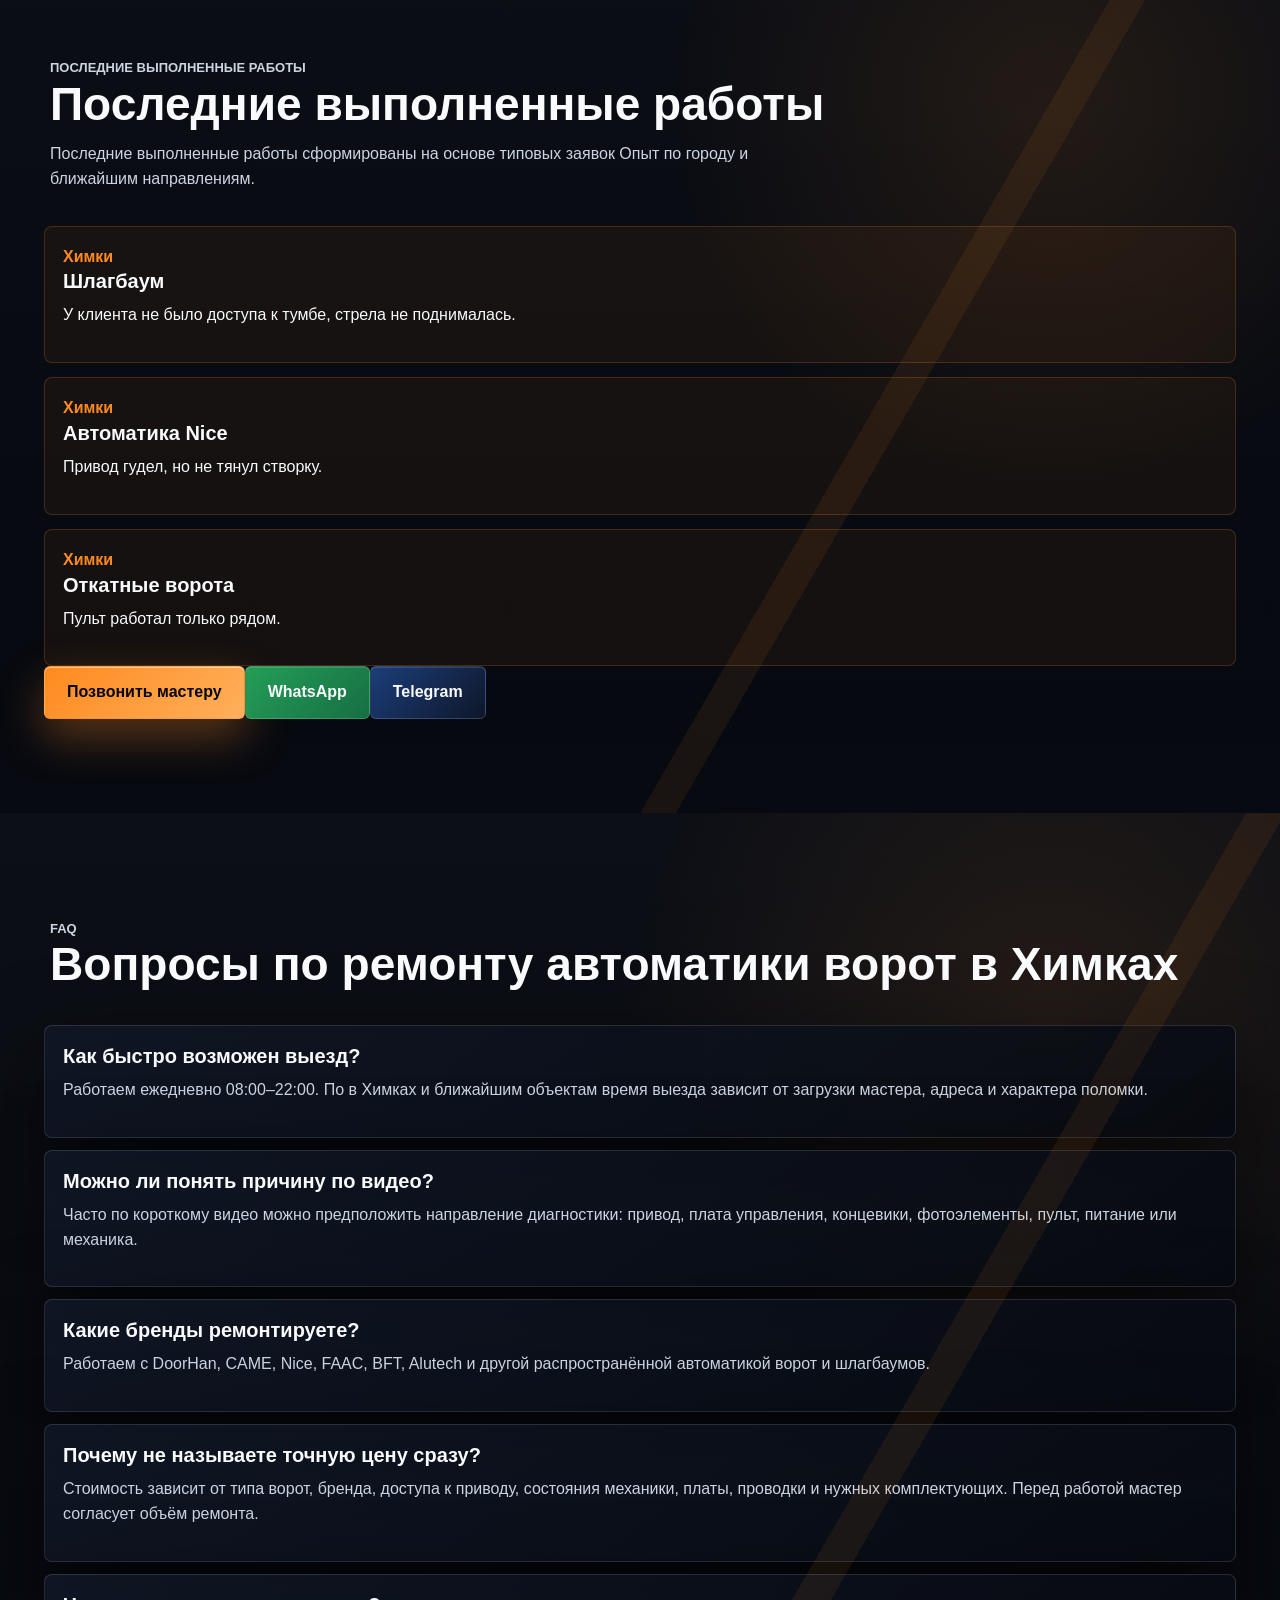
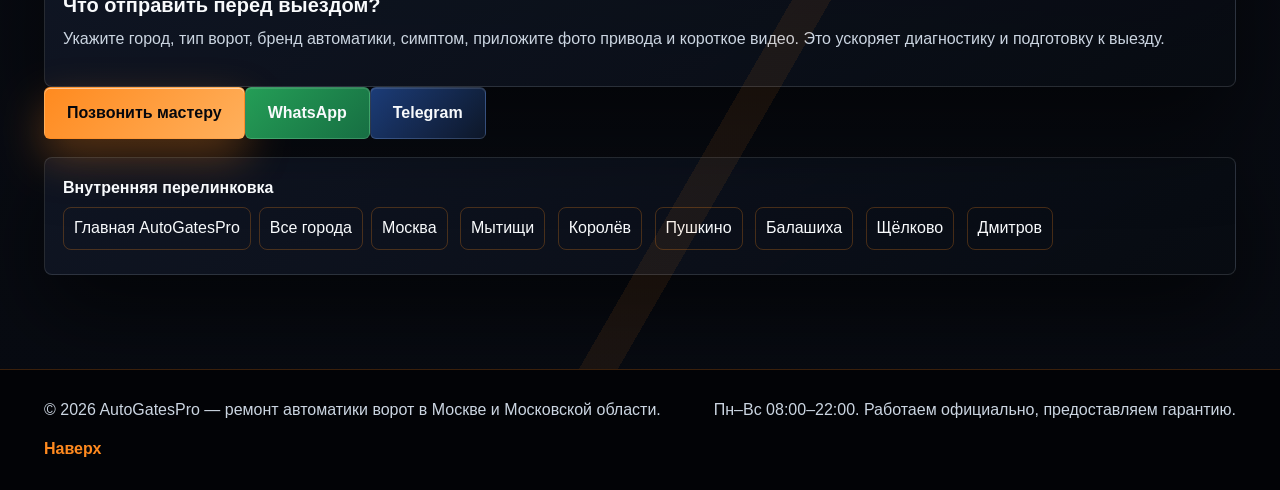
<file: khimki.html>
<!doctype html>
<html lang="ru">
<head><meta charset="utf-8"><meta name="yandex-verification" content="e95ba1019e352311" /><meta name="google-site-verification" content="r1am_NNc_6xuTKAyobQfMIS9OTt2IIOoBLcHMUsRklo" /><meta name="viewport" content="width=device-width, initial-scale=1"><title>Ремонт автоматики ворот Химки | AutoGatesPro</title><meta name="description" content="Ремонт автоматики ворот в Химках: приводы, платы управления, концевики, тросы, пружины, фотоэлементы, пульты, шлагбаумы и рольставни. Выполненные заказы: 40 заказов."><link rel="canonical" href="https://kochneff46.github.io/khimki.html"><meta property="og:type" content="website"><meta property="og:title" content="Ремонт автоматики ворот Химки | AutoGatesPro"><meta property="og:description" content="Ремонт автоматики ворот в Химках: приводы, платы управления, концевики, тросы, пружины, фотоэлементы, пульты, шлагбаумы и рольставни. Выполненные заказы: 40 заказов."><meta property="og:url" content="https://kochneff46.github.io/khimki.html"><meta property="og:site_name" content="AutoGatesPro"><meta property="og:locale" content="ru_RU"><link rel="stylesheet" href="styles.css"><style>.city-page.hero { min-height: auto; padding-bottom: 58px; }.city-layout { position: relative; width: min(1180px, 100%); margin: 0 auto; display: grid; grid-template-columns: minmax(0, 1fr) minmax(320px,.42fr); gap: 28px; align-items: start; }.city-aside,.city-block,.city-card,.faq-item,.local-nav { border: 1px solid var(--line); border-radius: 8px; background: linear-gradient(145deg, rgba(17,24,39,.84), rgba(8,11,18,.9)); box-shadow: var(--shadow); }.city-aside { position: sticky; top: 104px; padding: 22px; }.city-block { padding: 28px; margin-bottom: 18px; }.city-block p,.city-block li,.city-aside p,.faq-item p { color: var(--gray); }.city-stats { display: grid; grid-template-columns: repeat(4, minmax(0, 1fr)); gap: 12px; margin-top: 22px; }.city-stat { padding: 16px; border-radius: 8px; border: 1px solid rgba(255,138,31,.24); background: rgba(255,138,31,.08); }.city-stat strong { display:block; color: var(--orange); font-size: 26px; line-height: 1; }.city-grid-local { display: grid; grid-template-columns: repeat(2, minmax(0,1fr)); gap: 14px; }.city-card { padding: 20px; }.city-card h3 { color: var(--white); }.case-list { display: grid; gap: 14px; }.case-list article { padding: 18px; border-radius: 8px; border: 1px solid rgba(255,138,31,.2); background: rgba(255,138,31,.06); }.case-list span { color: var(--orange); font-weight: 900; }.faq-list { display: grid; gap: 12px; }.faq-item { padding: 18px; }.local-nav { padding: 18px; margin-top: 18px; }.local-nav a { display: inline-flex; margin: 6px 8px 6px 0; padding: 8px 10px; border: 1px solid rgba(255,138,31,.25); border-radius: 8px; text-decoration: none; color: var(--white); }.breadcrumb { position: relative; width: min(1180px,100%); margin: 0 auto 22px; color: var(--gray); }.breadcrumb a { color: var(--white); } @media (max-width: 960px) {.city-layout,.city-stats,.city-grid-local { grid-template-columns: 1fr; }.city-aside { position: static; } } </style><script type="application/ld+json">{ "@context": "https://schema.org", "@type": "LocalBusiness", "name": "AutoGatesPro", "url": "https://kochneff46.github.io/khimki.html", "telephone": "+79854332611", "email": "proffidoor@mail.ru", "areaServed": "Химки, Московская область", "address": {"@type": "PostalAddress", "addressLocality": "Химки", "addressRegion": "Московская область", "addressCountry": "RU"}, "openingHours": "Mo-Su 08:00-22:00", "serviceType": ["Ремонт автоматики ворот", "Ремонт приводов ворот", "Ремонт плат управления", "Настройка концевиков", "Ремонт шлагбаумов", "Ремонт рольставней"], "priceRange": "₽₽" }</script>



<!-- Yandex.Metrika counter -->
<script type="text/javascript">
(function(m,e,t,r,i,k,a){
m[i]=m[i]||function(){(m[i].a=m[i].a||[]).push(arguments)};
m[i].l=1*new Date();
for (var j = 0; j < document.scripts.length; j++) {if (document.scripts[j].src === r) { return; }}
k=e.createElement(t),a=e.getElementsByTagName(t)[0],k.async=1,k.src=r,a.parentNode.insertBefore(k,a)
})(window, document,'script','https://mc.yandex.ru/metrika/tag.js?id=109810390', 'ym');

ym(109810390, 'init', {
ssr:true,
webvisor:true,
clickmap:true,
ecommerce:"dataLayer",
referrer: document.referrer,
url: location.href,
accurateTrackBounce:true,
trackLinks:true
});
</script>
<noscript><div><img src="https://mc.yandex.ru/watch/109810390" style="position:absolute; left:-9999px;" alt="" /></div></noscript>
<!-- /Yandex.Metrika counter -->
</head>
<body class="city-page"><header class="site-header"><a class="brand" href="index.html" aria-label="AutoGatesPro"><span class="brand-mark">AGP</span><span class="brand-copy"><strong>AutoGatesPro</strong><small>Ремонт автоматики ворот</small></span></a><nav class="nav" aria-label="Навигация по сайту"><a href="index.html">Главная</a><a href="cities/">Города</a><a href="#faults">Неисправности</a><a href="#cases">Последние выполненные работы</a><a href="#faq">FAQ</a></nav><div class="header-actions" aria-label="Быстрая связь"><a class="icon-btn icon-btn-call" href="tel:+79854332611">Позвонить мастеру</a><a class="icon-btn" href="https://wa.me/79606981239" rel="nofollow noopener">WhatsApp</a><a class="icon-btn" href="https://t.me/AutoGatesPro" rel="nofollow noopener">Telegram</a></div></header><main><section class="hero"><div class="breadcrumb"><a href="index.html">Главная</a> / <a href="cities/">Города</a> / Химки</div><div class="hero-shell"><div class="hero-content reveal"><p class="eyebrow">Локальный выезд AutoGatesPro</p><h1>Ремонт автоматики ворот в Химках</h1><p class="hero-lead">Диагностика и ремонт приводов, плат управления, концевиков, фотоэлементов, пультов, шлагбаумов и рольставней.</p><p class="hero-note">Опыт по направлению: 40 заказов, доля 2,9%, оборот 1 163 120 ₽, средний чек 29 078 ₽.</p><div class="city-cta"><a class="btn btn-primary" href="tel:+79854332611">Позвонить мастеру</a><a class="btn btn-secondary" href="https://wa.me/79606981239" rel="nofollow noopener">WhatsApp</a><a class="btn btn-ghost" href="https://t.me/AutoGatesPro" rel="nofollow noopener">Telegram</a>
</div></div><aside class="city-aside reveal"><p class="eyebrow">Опыт по городу</p><h2>Химки</h2><p>Приоритет SEO: 4. Основные объекты: парковки, шлагбаумы, частные дома, складские зоны, въездные группы и объекты рядом с Ленинградским направлением.</p><div class="local-nav"><strong>Другие города</strong><br><a href="moscow.html">Москва</a>
<a href="mytishchi.html">Мытищи</a>
<a href="korolev.html">Королёв</a>
<a href="pushkino.html">Пушкино</a>
<a href="balashiha.html">Балашиха</a>
<a href="schelkovo.html">Щёлково</a>
<a href="dmitrov.html">Дмитров</a></div></aside></div></section><section class="section"><div class="city-layout"><article class="city-block reveal"><p class="eyebrow">Локальная страница</p><h2>Ремонт автоматики ворот рядом с вами</h2><div class="city-stats"><div class="city-stat"><strong>40</strong><span>заказов</span></div><div class="city-stat"><strong>2,9%</strong><span>доля обращений</span></div><div class="city-stat"><strong>1 163 120 ₽</strong><span>оборот</span></div><div class="city-stat"><strong>29 078 ₽</strong><span>средний чек</span></div></div><p>Страница создана как локальная посадочная для запроса «ремонт автоматики ворот Химки» и близких коммерческих запросов: ремонт автоматических ворот Химки, ремонт привода ворот Химки, ремонт платы управления ворот Химки, настройка концевиков ворот Химки, ремонт шлагбаумов Химки, ремонт рольставней Химки. По данным выполненных заказов AutoGatesPro, направление Химки входит в список значимых городов для выезда. В базе зафиксировано 40 заказов по этому городу или направлению, доля составляет 2,9%, сумма заказов — 1 163 120 ₽, средний чек — 29 078 ₽. Эти цифры важны для локального SEO и для доверия: страница не сделана абстрактно, она опирается на реальные обращения клиентов.</p><p>AutoGatesPro занимается ремонтом автоматики ворот в Химках: откатных, секционных, распашных ворот, шлагбаумов и рольставней. В работе чаще всего встречаются объекты типа: парковки, шлагбаумы, частные дома, складские зоны, въездные группы и объекты рядом с Ленинградским направлением. Для клиента это значит, что при обращении не нужно подробно объяснять базовые вещи про тип автоматики. Достаточно назвать город, тип ворот, бренд привода и основной симптом. Если есть возможность, лучше сразу отправить фото привода, плату управления крупным планом, место установки фотоэлементов и короткое видео работы ворот. Такой формат обращения помогает быстрее понять, что вероятнее всего неисправно.</p><p>По общей AutoGatesPro самые частые неисправности — привод или двигатель, плата управления, концевики и настройка хода, тросы и пружины, фотоэлементы, пульты и приёмники, питание и проводка. Для страницы Химки приоритетные темы: шлагбаум, пульты и приёмники, привод / двигатель, плата управления, питание и проводка, фотоэлементы. Это не означает, что другие поломки не встречаются. Это значит, что именно эти сценарии стоит вывести в первый экран, FAQ, кейсы и быстрые кнопки связи. Клиент обычно приходит на сайт в момент проблемы: ворота не открываются, створка встала, пульт не работает, шлагбаум не поднимается, секционные ворота перекосило или рольставни застряли.</p><p>Важная особенность ремонта автоматики ворот в Химках — нельзя ставить диагноз только по одной фразе «ворота не работают». Один и тот же симптом может быть связан с разными узлами. Если ворота не закрываются, причиной могут быть фотоэлементы, концевики, плата, перекос полотна, питание или механическое препятствие. Если привод гудит, но ворота не двигаются, мастер проверяет нагрузку, рейку, ролики, конденсатор, двигатель и питание. Если пульт работает только рядом, нужно смотреть приёмник, антенну, память брелоков, помехи и состояние платы. Поэтому на странице используется CTA не «купите деталь», а «позвонить мастеру» или «отправить видео».</p><p>Для локального клиента особенно важны срок выезда, понятный процесс и доверие. AutoGatesPro показывает реальные цифры: 1398 выполненных заказов и 973 клиента, которые обратились повторно. Повторные обращения важны сильнее любых общих обещаний. Они показывают, что после ремонта клиенты возвращаются на обслуживание, вызывают мастера на другие ворота, рекомендуют соседям по СНТ, управляющим парковок, владельцам складов и частным домовладельцам. Для Химки это особенно полезно, потому что многие объекты находятся не в формате разового городского ремонта, а в частных домах, поселках, гаражах, паркингах и въездных группах.</p><p>На практике ремонт начинается с уточнения симптома. Мастер спрашивает: какой тип ворот, какой бренд автоматики, что происходит при нажатии на пульт, слышно ли гудение привода, мигает ли лампа, открываются ли ворота вручную, есть ли питание, были ли скачки напряжения, дождь, снег, удар или перекос полотна. После этого согласуется выезд и диагностика. Если неисправность типовая, мастер заранее понимает, какие узлы проверить: плату управления, привод, фотоэлементы, концевики, пульты, приёмник, проводку, тросы, пружины, рейку или механические элементы.</p><p>Страница также закрывает SEO-кластер услуг. Для Химки важны не только общие запросы «ремонт ворот», но и более конкретные: ремонт привода ворот, ремонт двигателя ворот, ремонт платы управления, настройка концевиков, замена тросов секционных ворот, замена пружин, ремонт фотоэлементов, ремонт пультов и приёмников, ремонт проводки ворот, диагностика автоматических ворот, ремонт шлагбаума и ремонт рольставней. Чем точнее запрос клиента совпадает с содержанием страницы, тем выше вероятность заявки, потому что человек видит знакомый симптом и понятный сценарий обращения.</p><p>Бренды автоматики на этой странице указаны не как декоративный список, а как коммерческий фактор. В работе чаще всего встречаются Nice, CAME, DoorHan, Alutech, BFT и FAAC. Для клиента важно увидеть знакомое название на странице: если установлен DoorHan, CAME или Nice, он быстрее понимает, что мастер сталкивался с похожей системой. При этом бренд сам по себе не всегда определяет причину поломки. Например, у разных брендов могут повторяться похожие симптомы: сбой платы, неправильная настройка концевиков, отказ фотоэлементов, износ пульта, проблемы питания, нагрузка на привод из-за рейки или роликов.</p><p>Отдельно стоит учитывать сезонность. После зимы часто проявляются проблемы с механикой, питанием, концевиками, фотоэлементами и усилием привода. После дождя и влажности могут появляться ошибки фотоэлементов, платы или проводки. После скачка напряжения чаще проверяют питание и плату управления. Для секционных ворот важно не затягивать с тросами и пружинами: перекос полотна и тяжёлый ход могут сделать эксплуатацию небезопасной. Для шлагбаумов важна регулярная проверка пружины, стрелы, тумбы, платы и пультов, особенно если объект используется ежедневно.</p><p>Если вы находитесь в Химках, оптимальный первый шаг — не пытаться самостоятельно менять плату или отключать фотоэлементы, а отправить мастеру короткое видео. В сообщении лучше указать: город Химки, тип ворот, бренд автоматики, что именно происходит, работает ли ручной режим, есть ли доступ к приводу и когда удобно принять мастера. Такой подход экономит время и снижает риск лишней замены деталей. Если ситуация аварийная — ворота закрыли въезд, не выпускают машину, шлагбаум заблокировал проезд или секционные ворота перекосило — лучше сразу нажать кнопку звонка.</p><p>Локальная страница Химки связана с другими городами: Москва, Мытищи, Королёв, Пушкино, Химки, Балашиха, Щёлково и Дмитров. Такая перелинковка нужна не только для SEO, но и для реальных клиентов: часть объектов находится на границе районов, в СНТ, посёлках и направлениях между городами. Если ваш адрес рядом с другим городом из списка, всё равно можно отправить заявку — мастер подскажет, возможен ли выезд и какое окно доступно.</p><div class="city-cta"><a class="btn btn-primary" href="tel:+79854332611">Позвонить мастеру</a><a class="btn btn-secondary" href="https://wa.me/79606981239" rel="nofollow noopener">WhatsApp</a><a class="btn btn-ghost" href="https://t.me/AutoGatesPro" rel="nofollow noopener">Telegram</a>
</div></article><aside class="city-aside reveal"><h2>Быстрая заявка</h2><p>Напишите город, тип ворот, бренд автоматики и симптом. Для диагностики лучше приложить видео.</p><div class="city-cta"><a class="btn btn-primary" href="tel:+79854332611">Позвонить мастеру</a><a class="btn btn-secondary" href="https://wa.me/79606981239" rel="nofollow noopener">WhatsApp</a><a class="btn btn-ghost" href="https://t.me/AutoGatesPro" rel="nofollow noopener">Telegram</a>
</div></aside></div></section><section class="section" id="faults"><div class="section-head reveal"><p class="eyebrow">Частые проблемы автоматики ворот</p><h2>Что чаще всего проверяем в Химках</h2><p>Список составлен по частым обращениям клиентов и практике выездов AutoGatesPro.</p></div><div class="city-grid-local"><article class="city-card"><h3>Шлагбаум</h3><p>Стрела не поднимается, пульты не срабатывают, не работает фотоэлемент или сбилась плата управления.</p><p><strong>Практика ремонта:</strong> Шлагбаумы в связаны с 224 заказами по типам ворот и часто встречаются на парковках и въездных группах.</p></article><article class="city-card"><h3>Пульты и приёмники</h3><p>Пульт работает только рядом, не прописывается, не открывает ворота или сигнал пропадает.</p><p><strong>Практика ремонта:</strong> 382 заказа, 27,3% базы, оборот 11 741 993 ₽.</p></article><article class="city-card"><h3>Привод / двигатель</h3><p>Автоматика гудит, створка идёт рывками, привод срабатывает через раз или не тянет полотно.</p><p><strong>Практика ремонта:</strong> 750 заказов, 53,6% базы, оборот 23 791 760 ₽.</p></article><article class="city-card"><h3>Плата управления</h3><p>Ворота не реагируют на команды, сбрасывают настройки, не включаются после влаги или скачка напряжения.</p><p><strong>Практика ремонта:</strong> 693 заказа, 49,6% базы, оборот 22 121 923 ₽.</p></article><article class="city-card"><h3>Питание и проводка</h3><p>Нет питания, выбивает автомат, появляются плавающие отказы, повреждены контакты или кабель.</p><p><strong>Практика ремонта:</strong> 182 заказа, 13,0% базы, оборот 5 422 938 ₽.</p></article><article class="city-card"><h3>Фотоэлементы</h3><p>Ворота не закрываются, открываются обратно, автоматика видит ложное препятствие или не видит проём.</p><p><strong>Практика ремонта:</strong> 384 заказа, 27,5% базы, оборот 13 275 171 ₽.</p></article></div><div class="city-cta"><a class="btn btn-primary" href="tel:+79854332611">Позвонить мастеру</a><a class="btn btn-secondary" href="https://wa.me/79606981239" rel="nofollow noopener">WhatsApp</a><a class="btn btn-ghost" href="https://t.me/AutoGatesPro" rel="nofollow noopener">Telegram</a>
</div></section><section class="section" id="cases"><div class="section-head reveal"><p class="eyebrow">Последние выполненные работы</p><h2>Последние выполненные работы</h2><p>Последние выполненные работы сформированы на основе типовых заявок Опыт по городу и ближайшим направлениям.</p></div><div class="case-list"><article><span>Химки</span><h3>Шлагбаум</h3><p>У клиента не было доступа к тумбе, стрела не поднималась.</p></article><article><span>Химки</span><h3>Автоматика Nice</h3><p>Привод гудел, но не тянул створку.</p></article><article><span>Химки</span><h3>Откатные ворота</h3><p>Пульт работал только рядом.</p></article></div><div class="city-cta"><a class="btn btn-primary" href="tel:+79854332611">Позвонить мастеру</a><a class="btn btn-secondary" href="https://wa.me/79606981239" rel="nofollow noopener">WhatsApp</a><a class="btn btn-ghost" href="https://t.me/AutoGatesPro" rel="nofollow noopener">Telegram</a>
</div></section><section class="section" id="faq"><div class="section-head reveal"><p class="eyebrow">FAQ</p><h2>Вопросы по ремонту автоматики ворот в Химках</h2></div><div class="faq-list"><div class="faq-item"><h3>Как быстро возможен выезд?</h3><p>Работаем ежедневно 08:00–22:00. По в Химках и ближайшим объектам время выезда зависит от загрузки мастера, адреса и характера поломки.</p></div>
<div class="faq-item"><h3>Можно ли понять причину по видео?</h3><p>Часто по короткому видео можно предположить направление диагностики: привод, плата управления, концевики, фотоэлементы, пульт, питание или механика.</p></div>
<div class="faq-item"><h3>Какие бренды ремонтируете?</h3><p>Работаем с DoorHan, CAME, Nice, FAAC, BFT, Alutech и другой распространённой автоматикой ворот и шлагбаумов.</p></div>
<div class="faq-item"><h3>Почему не называете точную цену сразу?</h3><p>Стоимость зависит от типа ворот, бренда, доступа к приводу, состояния механики, платы, проводки и нужных комплектующих. Перед работой мастер согласует объём ремонта.</p></div>
<div class="faq-item"><h3>Что отправить перед выездом?</h3><p>Укажите город, тип ворот, бренд автоматики, симптом, приложите фото привода и короткое видео. Это ускоряет диагностику и подготовку к выезду.</p></div></div><div class="city-cta"><a class="btn btn-primary" href="tel:+79854332611">Позвонить мастеру</a><a class="btn btn-secondary" href="https://wa.me/79606981239" rel="nofollow noopener">WhatsApp</a><a class="btn btn-ghost" href="https://t.me/AutoGatesPro" rel="nofollow noopener">Telegram</a>
</div><div class="local-nav"><strong>Внутренняя перелинковка</strong><br><a href="index.html">Главная AutoGatesPro</a><a href="cities/">Все города</a><a href="moscow.html">Москва</a>
<a href="mytishchi.html">Мытищи</a>
<a href="korolev.html">Королёв</a>
<a href="pushkino.html">Пушкино</a>
<a href="balashiha.html">Балашиха</a>
<a href="schelkovo.html">Щёлково</a>
<a href="dmitrov.html">Дмитров</a></div></section></main><footer class="site-footer"><p>© <span id="year"></span> AutoGatesPro — ремонт автоматики ворот в Москве и Московской области.</p><p>Пн–Вс 08:00–22:00. Работаем официально, предоставляем гарантию.</p><a href="#top">Наверх</a></footer><script src="script.js"></script>
</body>
</html>
</file>
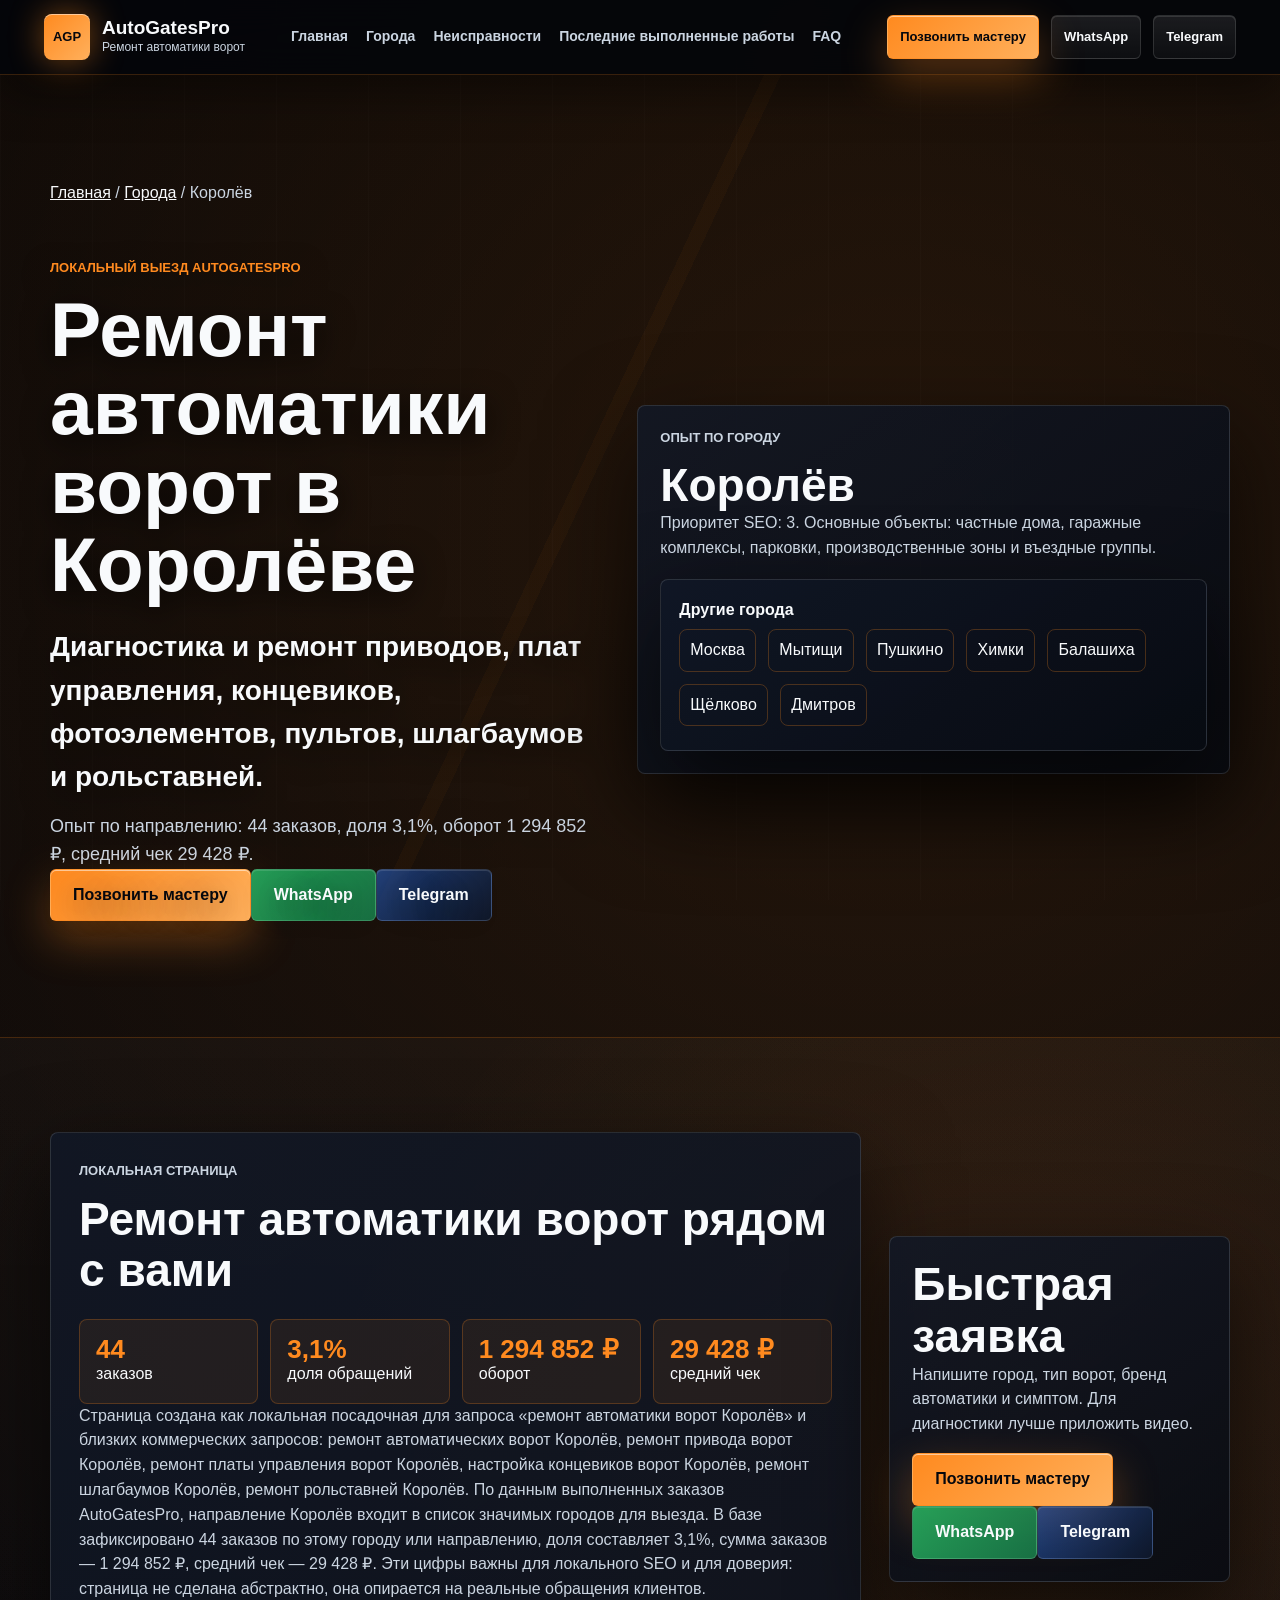
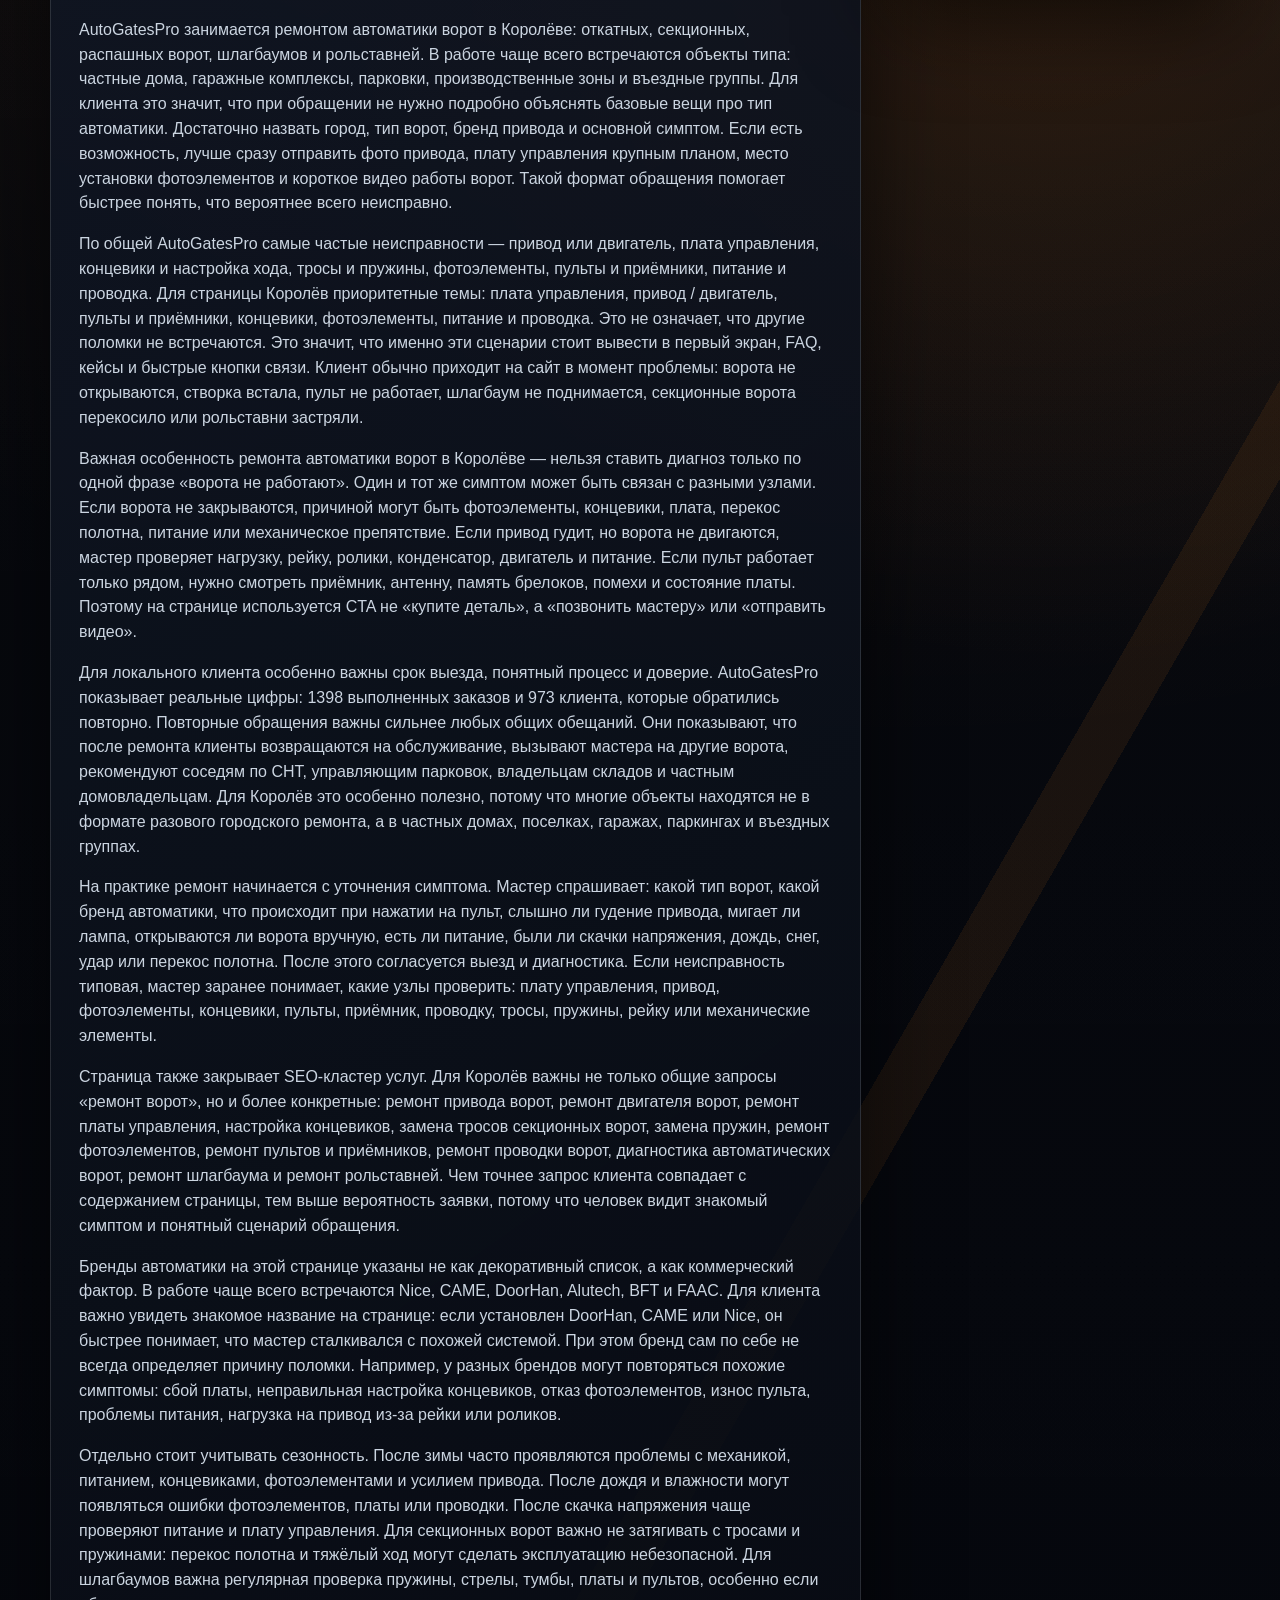
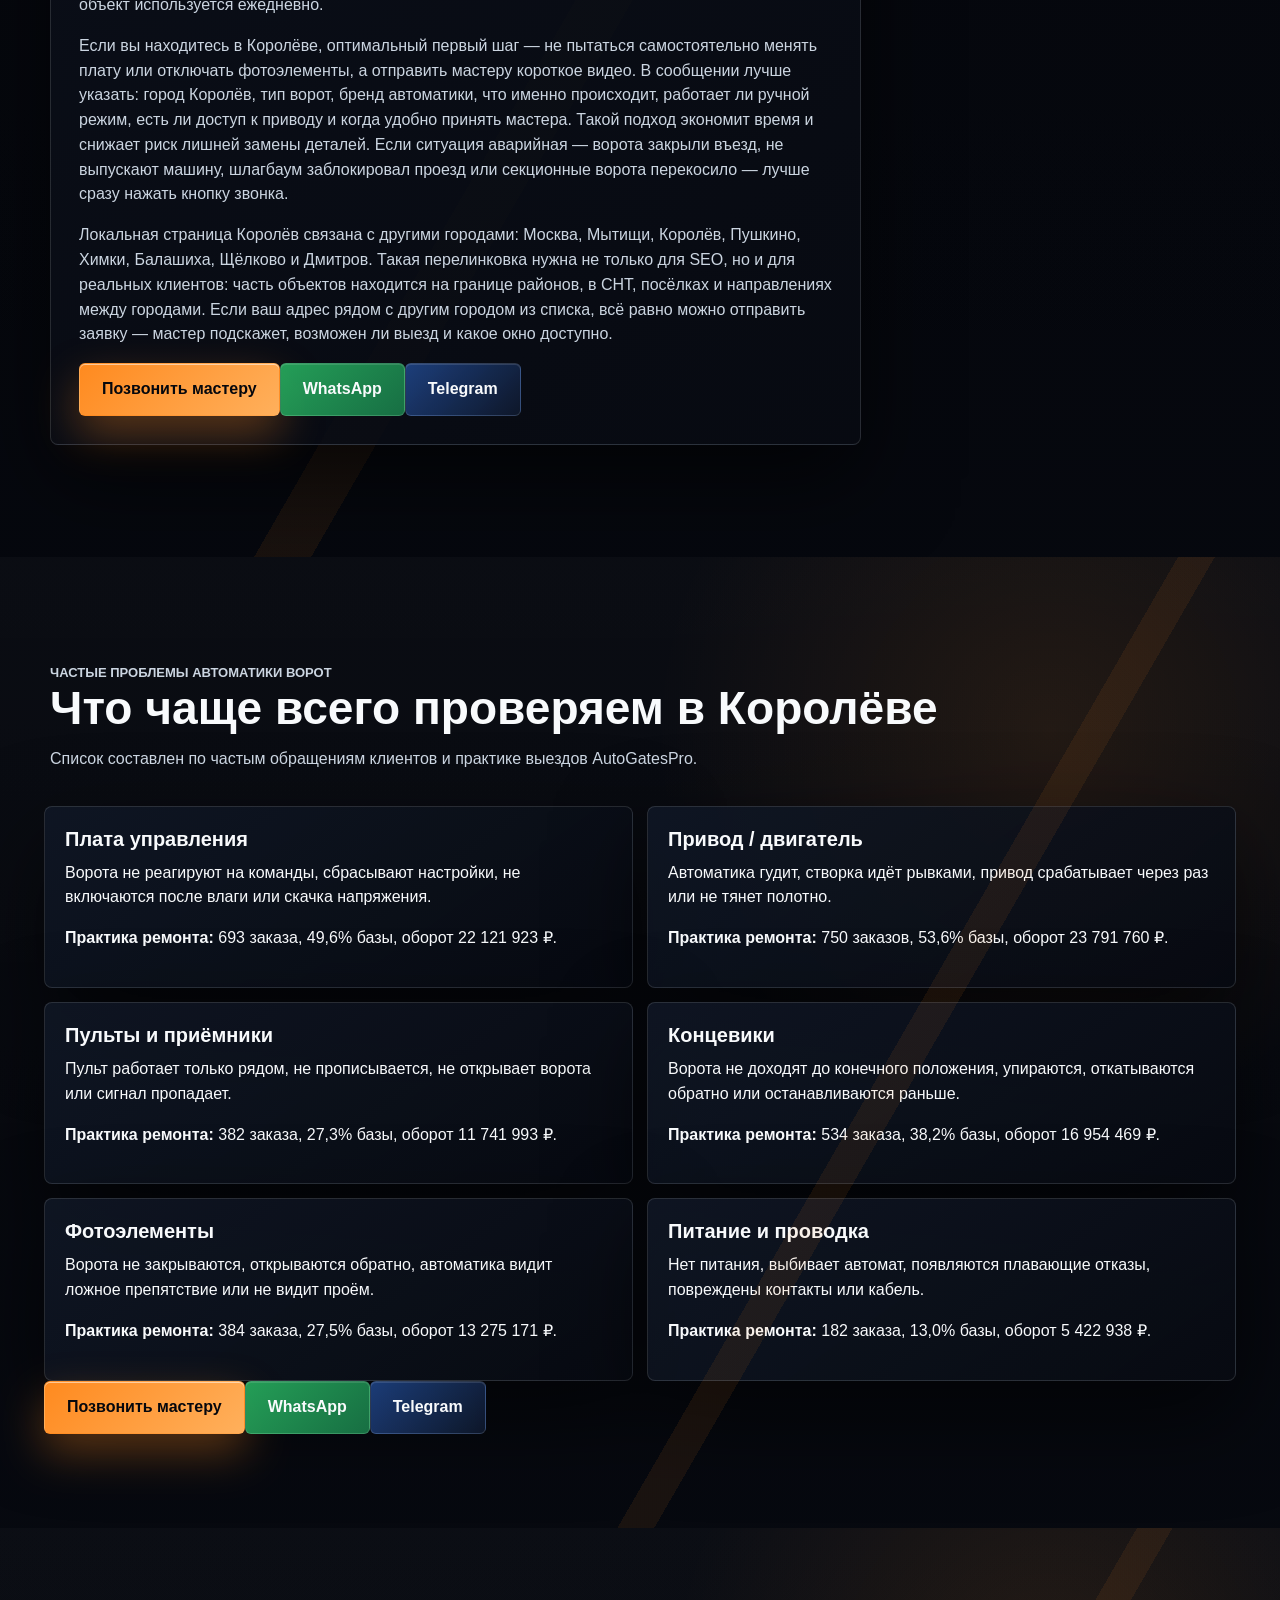
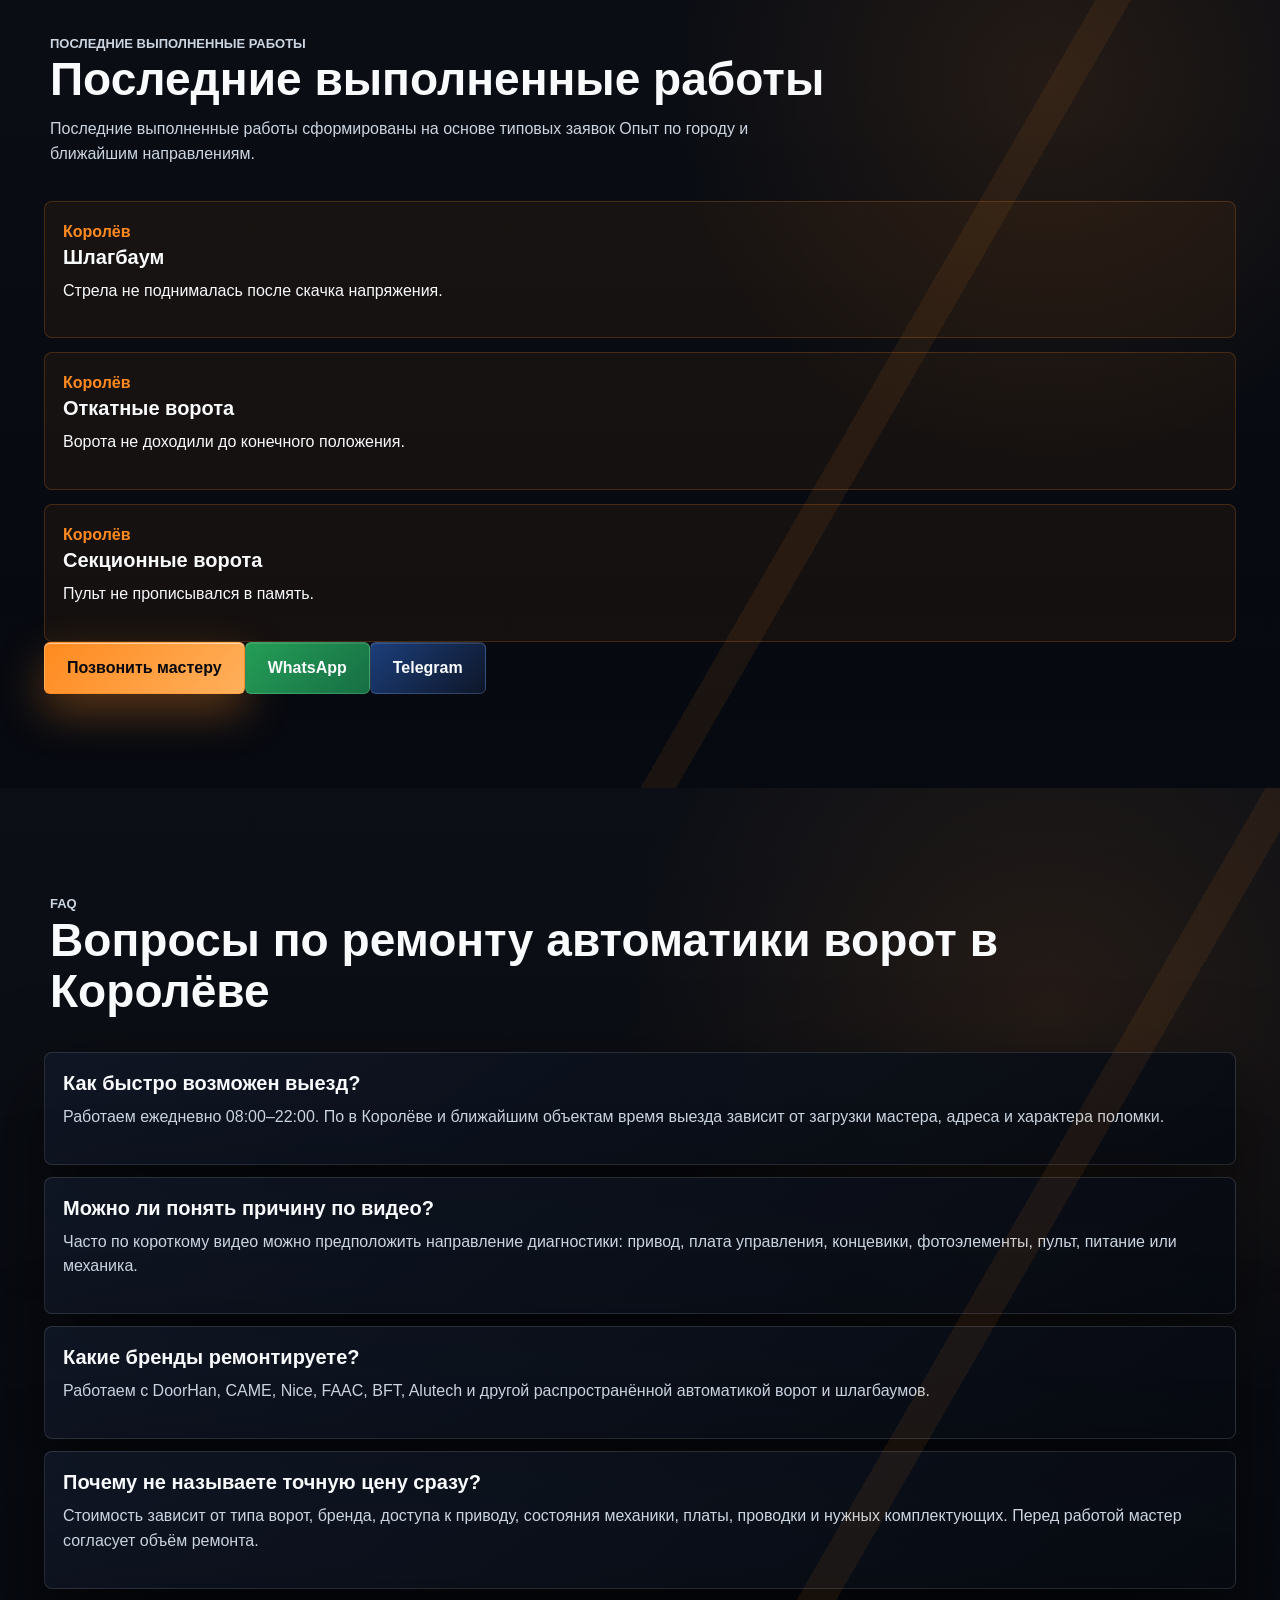
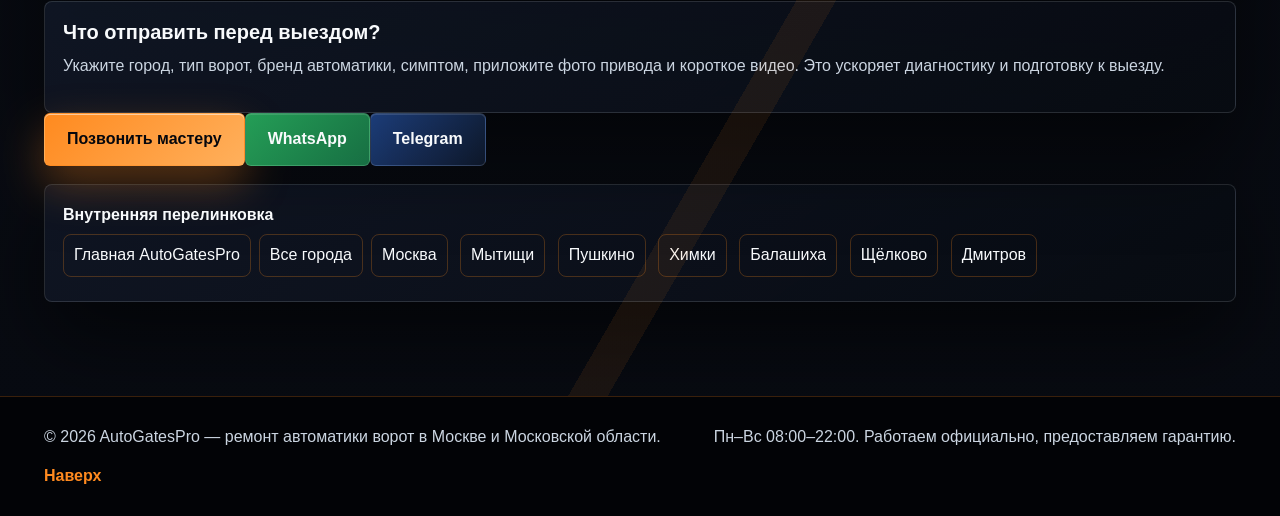
<file: korolev.html>
<!doctype html>
<html lang="ru">
<head><meta charset="utf-8"><meta name="yandex-verification" content="e95ba1019e352311" /><meta name="google-site-verification" content="r1am_NNc_6xuTKAyobQfMIS9OTt2IIOoBLcHMUsRklo" /><meta name="viewport" content="width=device-width, initial-scale=1"><title>Ремонт автоматики ворот Королёв | AutoGatesPro</title><meta name="description" content="Ремонт автоматики ворот в Королёве: приводы, платы управления, концевики, тросы, пружины, фотоэлементы, пульты, шлагбаумы и рольставни. Выполненные заказы: 44 заказов."><link rel="canonical" href="https://kochneff46.github.io/korolev.html"><meta property="og:type" content="website"><meta property="og:title" content="Ремонт автоматики ворот Королёв | AutoGatesPro"><meta property="og:description" content="Ремонт автоматики ворот в Королёве: приводы, платы управления, концевики, тросы, пружины, фотоэлементы, пульты, шлагбаумы и рольставни. Выполненные заказы: 44 заказов."><meta property="og:url" content="https://kochneff46.github.io/korolev.html"><meta property="og:site_name" content="AutoGatesPro"><meta property="og:locale" content="ru_RU"><link rel="stylesheet" href="styles.css"><style>.city-page.hero { min-height: auto; padding-bottom: 58px; }.city-layout { position: relative; width: min(1180px, 100%); margin: 0 auto; display: grid; grid-template-columns: minmax(0, 1fr) minmax(320px,.42fr); gap: 28px; align-items: start; }.city-aside,.city-block,.city-card,.faq-item,.local-nav { border: 1px solid var(--line); border-radius: 8px; background: linear-gradient(145deg, rgba(17,24,39,.84), rgba(8,11,18,.9)); box-shadow: var(--shadow); }.city-aside { position: sticky; top: 104px; padding: 22px; }.city-block { padding: 28px; margin-bottom: 18px; }.city-block p,.city-block li,.city-aside p,.faq-item p { color: var(--gray); }.city-stats { display: grid; grid-template-columns: repeat(4, minmax(0, 1fr)); gap: 12px; margin-top: 22px; }.city-stat { padding: 16px; border-radius: 8px; border: 1px solid rgba(255,138,31,.24); background: rgba(255,138,31,.08); }.city-stat strong { display:block; color: var(--orange); font-size: 26px; line-height: 1; }.city-grid-local { display: grid; grid-template-columns: repeat(2, minmax(0,1fr)); gap: 14px; }.city-card { padding: 20px; }.city-card h3 { color: var(--white); }.case-list { display: grid; gap: 14px; }.case-list article { padding: 18px; border-radius: 8px; border: 1px solid rgba(255,138,31,.2); background: rgba(255,138,31,.06); }.case-list span { color: var(--orange); font-weight: 900; }.faq-list { display: grid; gap: 12px; }.faq-item { padding: 18px; }.local-nav { padding: 18px; margin-top: 18px; }.local-nav a { display: inline-flex; margin: 6px 8px 6px 0; padding: 8px 10px; border: 1px solid rgba(255,138,31,.25); border-radius: 8px; text-decoration: none; color: var(--white); }.breadcrumb { position: relative; width: min(1180px,100%); margin: 0 auto 22px; color: var(--gray); }.breadcrumb a { color: var(--white); } @media (max-width: 960px) {.city-layout,.city-stats,.city-grid-local { grid-template-columns: 1fr; }.city-aside { position: static; } } </style><script type="application/ld+json">{ "@context": "https://schema.org", "@type": "LocalBusiness", "name": "AutoGatesPro", "url": "https://kochneff46.github.io/korolev.html", "telephone": "+79854332611", "email": "proffidoor@mail.ru", "areaServed": "Королёв, Московская область", "address": {"@type": "PostalAddress", "addressLocality": "Королёв", "addressRegion": "Московская область", "addressCountry": "RU"}, "openingHours": "Mo-Su 08:00-22:00", "serviceType": ["Ремонт автоматики ворот", "Ремонт приводов ворот", "Ремонт плат управления", "Настройка концевиков", "Ремонт шлагбаумов", "Ремонт рольставней"], "priceRange": "₽₽" }</script>



<!-- Yandex.Metrika counter -->
<script type="text/javascript">
(function(m,e,t,r,i,k,a){
m[i]=m[i]||function(){(m[i].a=m[i].a||[]).push(arguments)};
m[i].l=1*new Date();
for (var j = 0; j < document.scripts.length; j++) {if (document.scripts[j].src === r) { return; }}
k=e.createElement(t),a=e.getElementsByTagName(t)[0],k.async=1,k.src=r,a.parentNode.insertBefore(k,a)
})(window, document,'script','https://mc.yandex.ru/metrika/tag.js?id=109810390', 'ym');

ym(109810390, 'init', {
ssr:true,
webvisor:true,
clickmap:true,
ecommerce:"dataLayer",
referrer: document.referrer,
url: location.href,
accurateTrackBounce:true,
trackLinks:true
});
</script>
<noscript><div><img src="https://mc.yandex.ru/watch/109810390" style="position:absolute; left:-9999px;" alt="" /></div></noscript>
<!-- /Yandex.Metrika counter -->
</head>
<body class="city-page"><header class="site-header"><a class="brand" href="index.html" aria-label="AutoGatesPro"><span class="brand-mark">AGP</span><span class="brand-copy"><strong>AutoGatesPro</strong><small>Ремонт автоматики ворот</small></span></a><nav class="nav" aria-label="Навигация по сайту"><a href="index.html">Главная</a><a href="cities/">Города</a><a href="#faults">Неисправности</a><a href="#cases">Последние выполненные работы</a><a href="#faq">FAQ</a></nav><div class="header-actions" aria-label="Быстрая связь"><a class="icon-btn icon-btn-call" href="tel:+79854332611">Позвонить мастеру</a><a class="icon-btn" href="https://wa.me/79606981239" rel="nofollow noopener">WhatsApp</a><a class="icon-btn" href="https://t.me/AutoGatesPro" rel="nofollow noopener">Telegram</a></div></header><main><section class="hero"><div class="breadcrumb"><a href="index.html">Главная</a> / <a href="cities/">Города</a> / Королёв</div><div class="hero-shell"><div class="hero-content reveal"><p class="eyebrow">Локальный выезд AutoGatesPro</p><h1>Ремонт автоматики ворот в Королёве</h1><p class="hero-lead">Диагностика и ремонт приводов, плат управления, концевиков, фотоэлементов, пультов, шлагбаумов и рольставней.</p><p class="hero-note">Опыт по направлению: 44 заказов, доля 3,1%, оборот 1 294 852 ₽, средний чек 29 428 ₽.</p><div class="city-cta"><a class="btn btn-primary" href="tel:+79854332611">Позвонить мастеру</a><a class="btn btn-secondary" href="https://wa.me/79606981239" rel="nofollow noopener">WhatsApp</a><a class="btn btn-ghost" href="https://t.me/AutoGatesPro" rel="nofollow noopener">Telegram</a>
</div></div><aside class="city-aside reveal"><p class="eyebrow">Опыт по городу</p><h2>Королёв</h2><p>Приоритет SEO: 3. Основные объекты: частные дома, гаражные комплексы, парковки, производственные зоны и въездные группы.</p><div class="local-nav"><strong>Другие города</strong><br><a href="moscow.html">Москва</a>
<a href="mytishchi.html">Мытищи</a>
<a href="pushkino.html">Пушкино</a>
<a href="khimki.html">Химки</a>
<a href="balashiha.html">Балашиха</a>
<a href="schelkovo.html">Щёлково</a>
<a href="dmitrov.html">Дмитров</a></div></aside></div></section><section class="section"><div class="city-layout"><article class="city-block reveal"><p class="eyebrow">Локальная страница</p><h2>Ремонт автоматики ворот рядом с вами</h2><div class="city-stats"><div class="city-stat"><strong>44</strong><span>заказов</span></div><div class="city-stat"><strong>3,1%</strong><span>доля обращений</span></div><div class="city-stat"><strong>1 294 852 ₽</strong><span>оборот</span></div><div class="city-stat"><strong>29 428 ₽</strong><span>средний чек</span></div></div><p>Страница создана как локальная посадочная для запроса «ремонт автоматики ворот Королёв» и близких коммерческих запросов: ремонт автоматических ворот Королёв, ремонт привода ворот Королёв, ремонт платы управления ворот Королёв, настройка концевиков ворот Королёв, ремонт шлагбаумов Королёв, ремонт рольставней Королёв. По данным выполненных заказов AutoGatesPro, направление Королёв входит в список значимых городов для выезда. В базе зафиксировано 44 заказов по этому городу или направлению, доля составляет 3,1%, сумма заказов — 1 294 852 ₽, средний чек — 29 428 ₽. Эти цифры важны для локального SEO и для доверия: страница не сделана абстрактно, она опирается на реальные обращения клиентов.</p><p>AutoGatesPro занимается ремонтом автоматики ворот в Королёве: откатных, секционных, распашных ворот, шлагбаумов и рольставней. В работе чаще всего встречаются объекты типа: частные дома, гаражные комплексы, парковки, производственные зоны и въездные группы. Для клиента это значит, что при обращении не нужно подробно объяснять базовые вещи про тип автоматики. Достаточно назвать город, тип ворот, бренд привода и основной симптом. Если есть возможность, лучше сразу отправить фото привода, плату управления крупным планом, место установки фотоэлементов и короткое видео работы ворот. Такой формат обращения помогает быстрее понять, что вероятнее всего неисправно.</p><p>По общей AutoGatesPro самые частые неисправности — привод или двигатель, плата управления, концевики и настройка хода, тросы и пружины, фотоэлементы, пульты и приёмники, питание и проводка. Для страницы Королёв приоритетные темы: плата управления, привод / двигатель, пульты и приёмники, концевики, фотоэлементы, питание и проводка. Это не означает, что другие поломки не встречаются. Это значит, что именно эти сценарии стоит вывести в первый экран, FAQ, кейсы и быстрые кнопки связи. Клиент обычно приходит на сайт в момент проблемы: ворота не открываются, створка встала, пульт не работает, шлагбаум не поднимается, секционные ворота перекосило или рольставни застряли.</p><p>Важная особенность ремонта автоматики ворот в Королёве — нельзя ставить диагноз только по одной фразе «ворота не работают». Один и тот же симптом может быть связан с разными узлами. Если ворота не закрываются, причиной могут быть фотоэлементы, концевики, плата, перекос полотна, питание или механическое препятствие. Если привод гудит, но ворота не двигаются, мастер проверяет нагрузку, рейку, ролики, конденсатор, двигатель и питание. Если пульт работает только рядом, нужно смотреть приёмник, антенну, память брелоков, помехи и состояние платы. Поэтому на странице используется CTA не «купите деталь», а «позвонить мастеру» или «отправить видео».</p><p>Для локального клиента особенно важны срок выезда, понятный процесс и доверие. AutoGatesPro показывает реальные цифры: 1398 выполненных заказов и 973 клиента, которые обратились повторно. Повторные обращения важны сильнее любых общих обещаний. Они показывают, что после ремонта клиенты возвращаются на обслуживание, вызывают мастера на другие ворота, рекомендуют соседям по СНТ, управляющим парковок, владельцам складов и частным домовладельцам. Для Королёв это особенно полезно, потому что многие объекты находятся не в формате разового городского ремонта, а в частных домах, поселках, гаражах, паркингах и въездных группах.</p><p>На практике ремонт начинается с уточнения симптома. Мастер спрашивает: какой тип ворот, какой бренд автоматики, что происходит при нажатии на пульт, слышно ли гудение привода, мигает ли лампа, открываются ли ворота вручную, есть ли питание, были ли скачки напряжения, дождь, снег, удар или перекос полотна. После этого согласуется выезд и диагностика. Если неисправность типовая, мастер заранее понимает, какие узлы проверить: плату управления, привод, фотоэлементы, концевики, пульты, приёмник, проводку, тросы, пружины, рейку или механические элементы.</p><p>Страница также закрывает SEO-кластер услуг. Для Королёв важны не только общие запросы «ремонт ворот», но и более конкретные: ремонт привода ворот, ремонт двигателя ворот, ремонт платы управления, настройка концевиков, замена тросов секционных ворот, замена пружин, ремонт фотоэлементов, ремонт пультов и приёмников, ремонт проводки ворот, диагностика автоматических ворот, ремонт шлагбаума и ремонт рольставней. Чем точнее запрос клиента совпадает с содержанием страницы, тем выше вероятность заявки, потому что человек видит знакомый симптом и понятный сценарий обращения.</p><p>Бренды автоматики на этой странице указаны не как декоративный список, а как коммерческий фактор. В работе чаще всего встречаются Nice, CAME, DoorHan, Alutech, BFT и FAAC. Для клиента важно увидеть знакомое название на странице: если установлен DoorHan, CAME или Nice, он быстрее понимает, что мастер сталкивался с похожей системой. При этом бренд сам по себе не всегда определяет причину поломки. Например, у разных брендов могут повторяться похожие симптомы: сбой платы, неправильная настройка концевиков, отказ фотоэлементов, износ пульта, проблемы питания, нагрузка на привод из-за рейки или роликов.</p><p>Отдельно стоит учитывать сезонность. После зимы часто проявляются проблемы с механикой, питанием, концевиками, фотоэлементами и усилием привода. После дождя и влажности могут появляться ошибки фотоэлементов, платы или проводки. После скачка напряжения чаще проверяют питание и плату управления. Для секционных ворот важно не затягивать с тросами и пружинами: перекос полотна и тяжёлый ход могут сделать эксплуатацию небезопасной. Для шлагбаумов важна регулярная проверка пружины, стрелы, тумбы, платы и пультов, особенно если объект используется ежедневно.</p><p>Если вы находитесь в Королёве, оптимальный первый шаг — не пытаться самостоятельно менять плату или отключать фотоэлементы, а отправить мастеру короткое видео. В сообщении лучше указать: город Королёв, тип ворот, бренд автоматики, что именно происходит, работает ли ручной режим, есть ли доступ к приводу и когда удобно принять мастера. Такой подход экономит время и снижает риск лишней замены деталей. Если ситуация аварийная — ворота закрыли въезд, не выпускают машину, шлагбаум заблокировал проезд или секционные ворота перекосило — лучше сразу нажать кнопку звонка.</p><p>Локальная страница Королёв связана с другими городами: Москва, Мытищи, Королёв, Пушкино, Химки, Балашиха, Щёлково и Дмитров. Такая перелинковка нужна не только для SEO, но и для реальных клиентов: часть объектов находится на границе районов, в СНТ, посёлках и направлениях между городами. Если ваш адрес рядом с другим городом из списка, всё равно можно отправить заявку — мастер подскажет, возможен ли выезд и какое окно доступно.</p><div class="city-cta"><a class="btn btn-primary" href="tel:+79854332611">Позвонить мастеру</a><a class="btn btn-secondary" href="https://wa.me/79606981239" rel="nofollow noopener">WhatsApp</a><a class="btn btn-ghost" href="https://t.me/AutoGatesPro" rel="nofollow noopener">Telegram</a>
</div></article><aside class="city-aside reveal"><h2>Быстрая заявка</h2><p>Напишите город, тип ворот, бренд автоматики и симптом. Для диагностики лучше приложить видео.</p><div class="city-cta"><a class="btn btn-primary" href="tel:+79854332611">Позвонить мастеру</a><a class="btn btn-secondary" href="https://wa.me/79606981239" rel="nofollow noopener">WhatsApp</a><a class="btn btn-ghost" href="https://t.me/AutoGatesPro" rel="nofollow noopener">Telegram</a>
</div></aside></div></section><section class="section" id="faults"><div class="section-head reveal"><p class="eyebrow">Частые проблемы автоматики ворот</p><h2>Что чаще всего проверяем в Королёве</h2><p>Список составлен по частым обращениям клиентов и практике выездов AutoGatesPro.</p></div><div class="city-grid-local"><article class="city-card"><h3>Плата управления</h3><p>Ворота не реагируют на команды, сбрасывают настройки, не включаются после влаги или скачка напряжения.</p><p><strong>Практика ремонта:</strong> 693 заказа, 49,6% базы, оборот 22 121 923 ₽.</p></article><article class="city-card"><h3>Привод / двигатель</h3><p>Автоматика гудит, створка идёт рывками, привод срабатывает через раз или не тянет полотно.</p><p><strong>Практика ремонта:</strong> 750 заказов, 53,6% базы, оборот 23 791 760 ₽.</p></article><article class="city-card"><h3>Пульты и приёмники</h3><p>Пульт работает только рядом, не прописывается, не открывает ворота или сигнал пропадает.</p><p><strong>Практика ремонта:</strong> 382 заказа, 27,3% базы, оборот 11 741 993 ₽.</p></article><article class="city-card"><h3>Концевики</h3><p>Ворота не доходят до конечного положения, упираются, откатываются обратно или останавливаются раньше.</p><p><strong>Практика ремонта:</strong> 534 заказа, 38,2% базы, оборот 16 954 469 ₽.</p></article><article class="city-card"><h3>Фотоэлементы</h3><p>Ворота не закрываются, открываются обратно, автоматика видит ложное препятствие или не видит проём.</p><p><strong>Практика ремонта:</strong> 384 заказа, 27,5% базы, оборот 13 275 171 ₽.</p></article><article class="city-card"><h3>Питание и проводка</h3><p>Нет питания, выбивает автомат, появляются плавающие отказы, повреждены контакты или кабель.</p><p><strong>Практика ремонта:</strong> 182 заказа, 13,0% базы, оборот 5 422 938 ₽.</p></article></div><div class="city-cta"><a class="btn btn-primary" href="tel:+79854332611">Позвонить мастеру</a><a class="btn btn-secondary" href="https://wa.me/79606981239" rel="nofollow noopener">WhatsApp</a><a class="btn btn-ghost" href="https://t.me/AutoGatesPro" rel="nofollow noopener">Telegram</a>
</div></section><section class="section" id="cases"><div class="section-head reveal"><p class="eyebrow">Последние выполненные работы</p><h2>Последние выполненные работы</h2><p>Последние выполненные работы сформированы на основе типовых заявок Опыт по городу и ближайшим направлениям.</p></div><div class="case-list"><article><span>Королёв</span><h3>Шлагбаум</h3><p>Стрела не поднималась после скачка напряжения.</p></article><article><span>Королёв</span><h3>Откатные ворота</h3><p>Ворота не доходили до конечного положения.</p></article><article><span>Королёв</span><h3>Секционные ворота</h3><p>Пульт не прописывался в память.</p></article></div><div class="city-cta"><a class="btn btn-primary" href="tel:+79854332611">Позвонить мастеру</a><a class="btn btn-secondary" href="https://wa.me/79606981239" rel="nofollow noopener">WhatsApp</a><a class="btn btn-ghost" href="https://t.me/AutoGatesPro" rel="nofollow noopener">Telegram</a>
</div></section><section class="section" id="faq"><div class="section-head reveal"><p class="eyebrow">FAQ</p><h2>Вопросы по ремонту автоматики ворот в Королёве</h2></div><div class="faq-list"><div class="faq-item"><h3>Как быстро возможен выезд?</h3><p>Работаем ежедневно 08:00–22:00. По в Королёве и ближайшим объектам время выезда зависит от загрузки мастера, адреса и характера поломки.</p></div>
<div class="faq-item"><h3>Можно ли понять причину по видео?</h3><p>Часто по короткому видео можно предположить направление диагностики: привод, плата управления, концевики, фотоэлементы, пульт, питание или механика.</p></div>
<div class="faq-item"><h3>Какие бренды ремонтируете?</h3><p>Работаем с DoorHan, CAME, Nice, FAAC, BFT, Alutech и другой распространённой автоматикой ворот и шлагбаумов.</p></div>
<div class="faq-item"><h3>Почему не называете точную цену сразу?</h3><p>Стоимость зависит от типа ворот, бренда, доступа к приводу, состояния механики, платы, проводки и нужных комплектующих. Перед работой мастер согласует объём ремонта.</p></div>
<div class="faq-item"><h3>Что отправить перед выездом?</h3><p>Укажите город, тип ворот, бренд автоматики, симптом, приложите фото привода и короткое видео. Это ускоряет диагностику и подготовку к выезду.</p></div></div><div class="city-cta"><a class="btn btn-primary" href="tel:+79854332611">Позвонить мастеру</a><a class="btn btn-secondary" href="https://wa.me/79606981239" rel="nofollow noopener">WhatsApp</a><a class="btn btn-ghost" href="https://t.me/AutoGatesPro" rel="nofollow noopener">Telegram</a>
</div><div class="local-nav"><strong>Внутренняя перелинковка</strong><br><a href="index.html">Главная AutoGatesPro</a><a href="cities/">Все города</a><a href="moscow.html">Москва</a>
<a href="mytishchi.html">Мытищи</a>
<a href="pushkino.html">Пушкино</a>
<a href="khimki.html">Химки</a>
<a href="balashiha.html">Балашиха</a>
<a href="schelkovo.html">Щёлково</a>
<a href="dmitrov.html">Дмитров</a></div></section></main><footer class="site-footer"><p>© <span id="year"></span> AutoGatesPro — ремонт автоматики ворот в Москве и Московской области.</p><p>Пн–Вс 08:00–22:00. Работаем официально, предоставляем гарантию.</p><a href="#top">Наверх</a></footer><script src="script.js"></script>
</body>
</html>
</file>
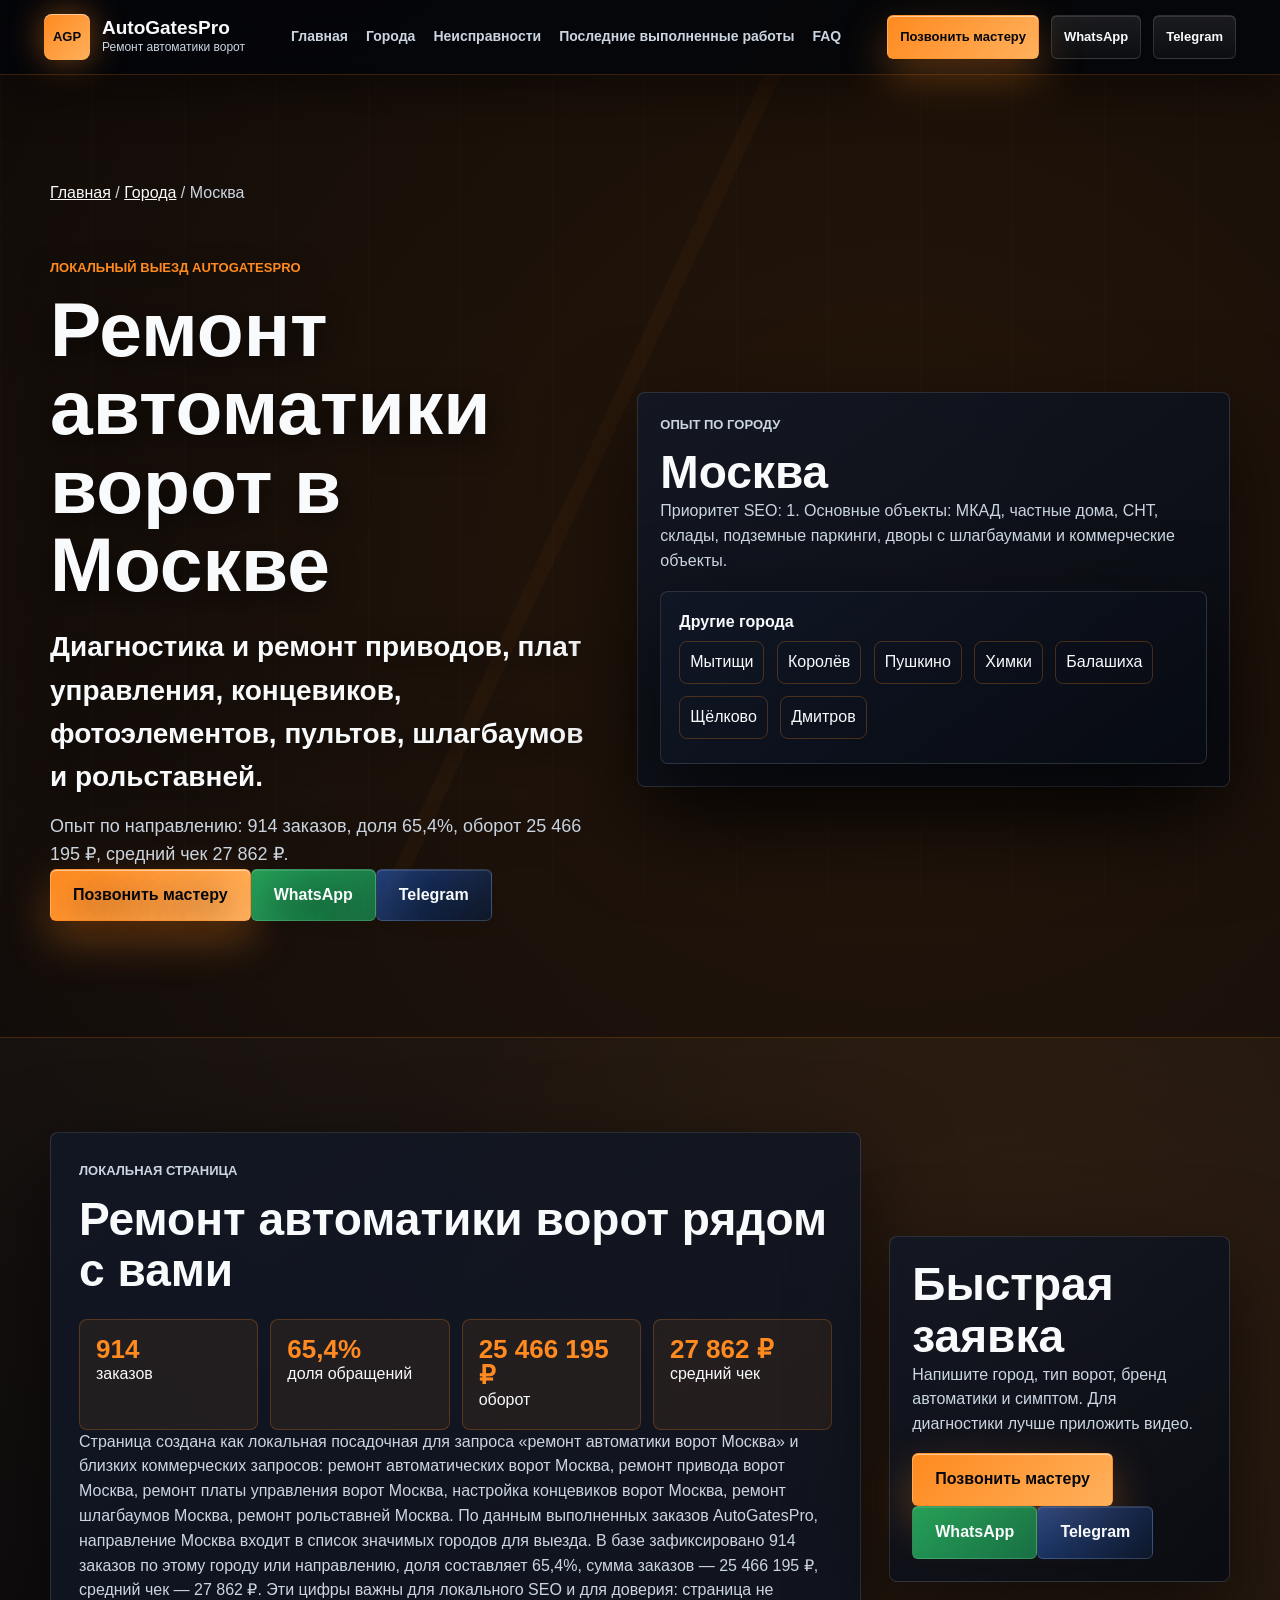
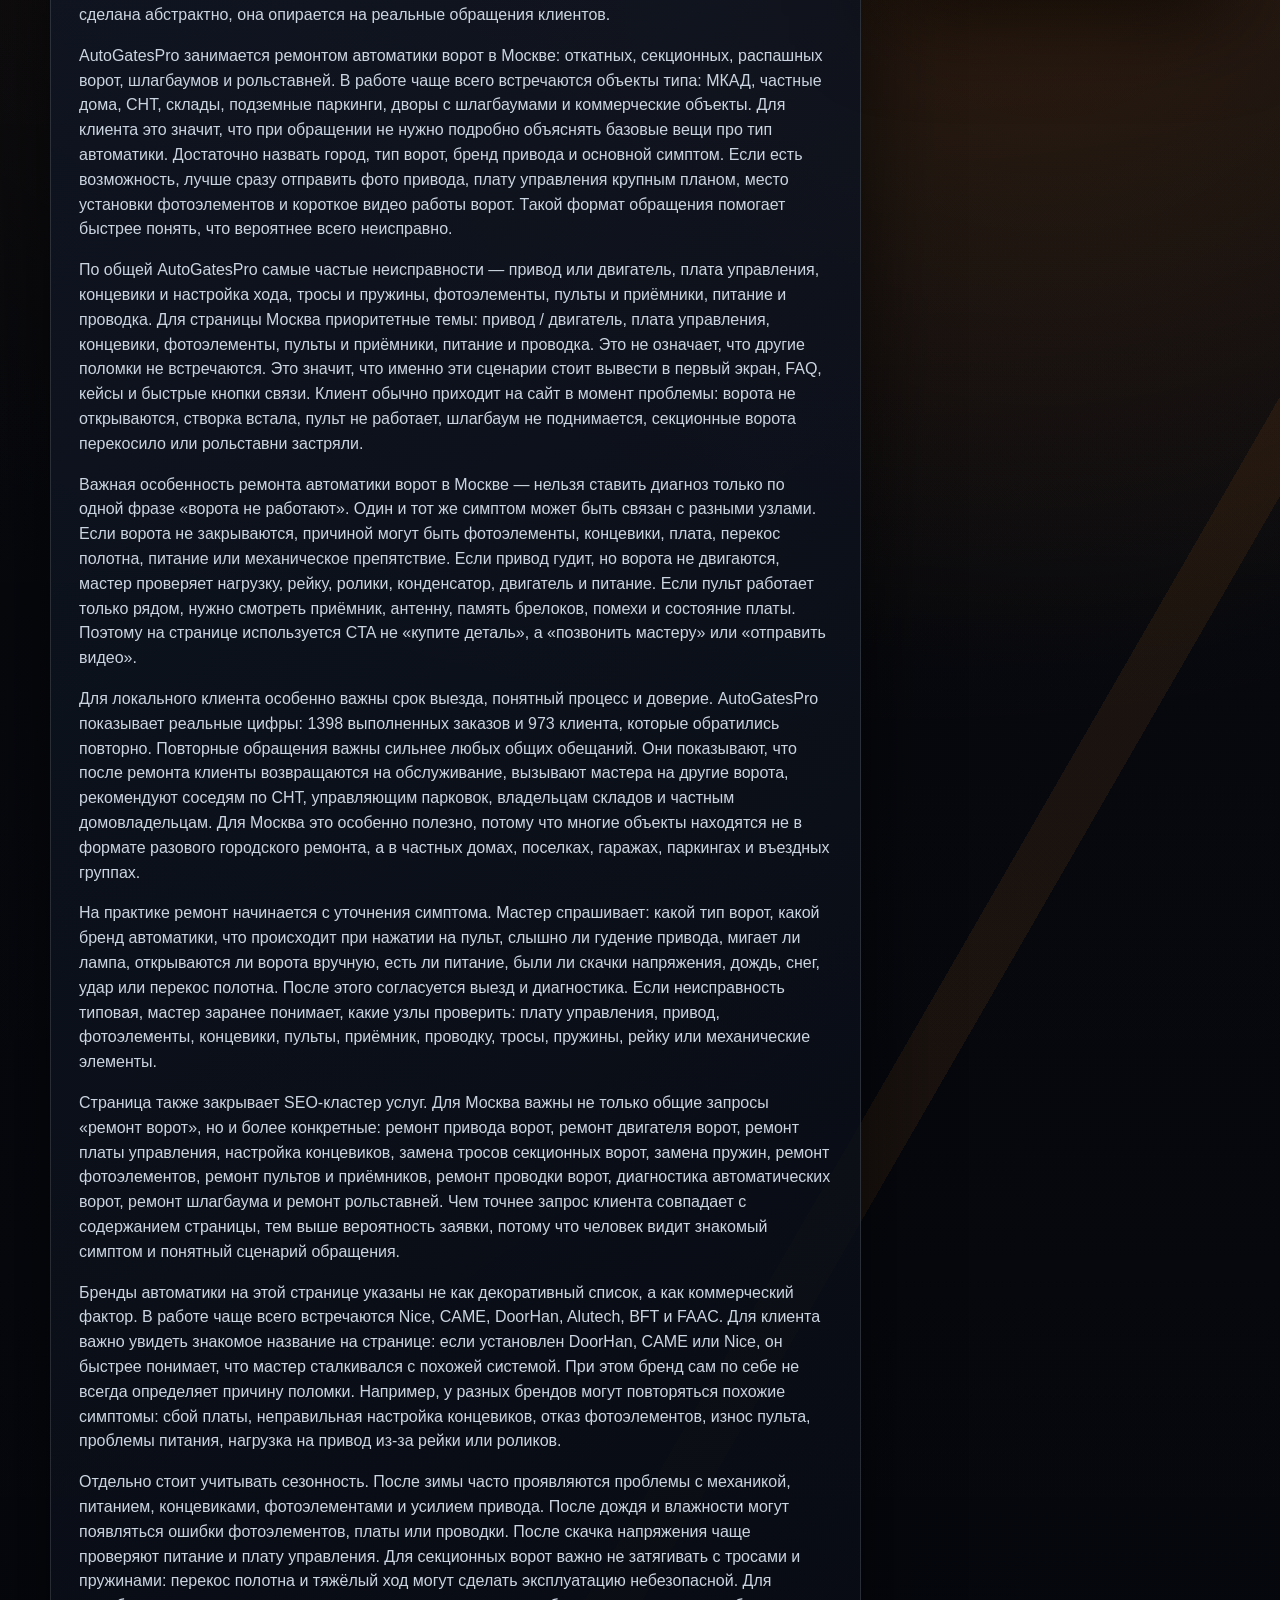
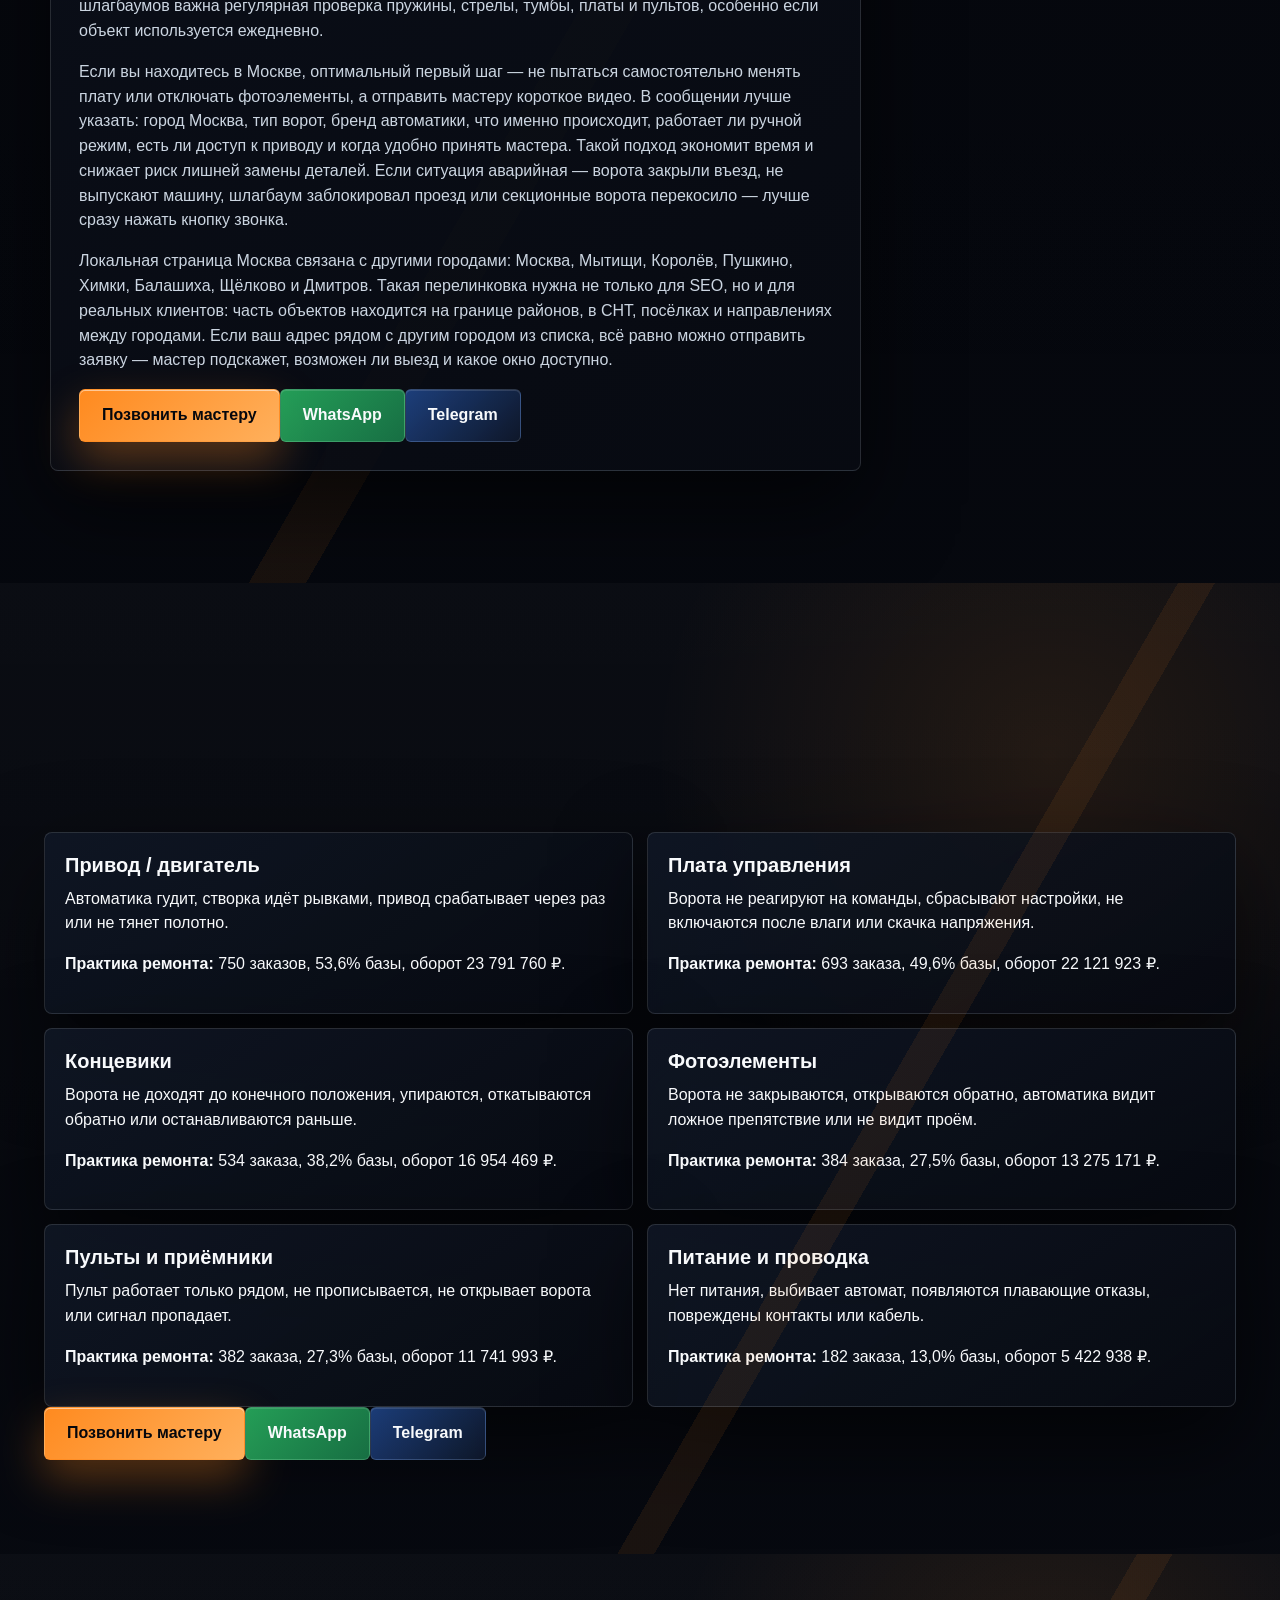
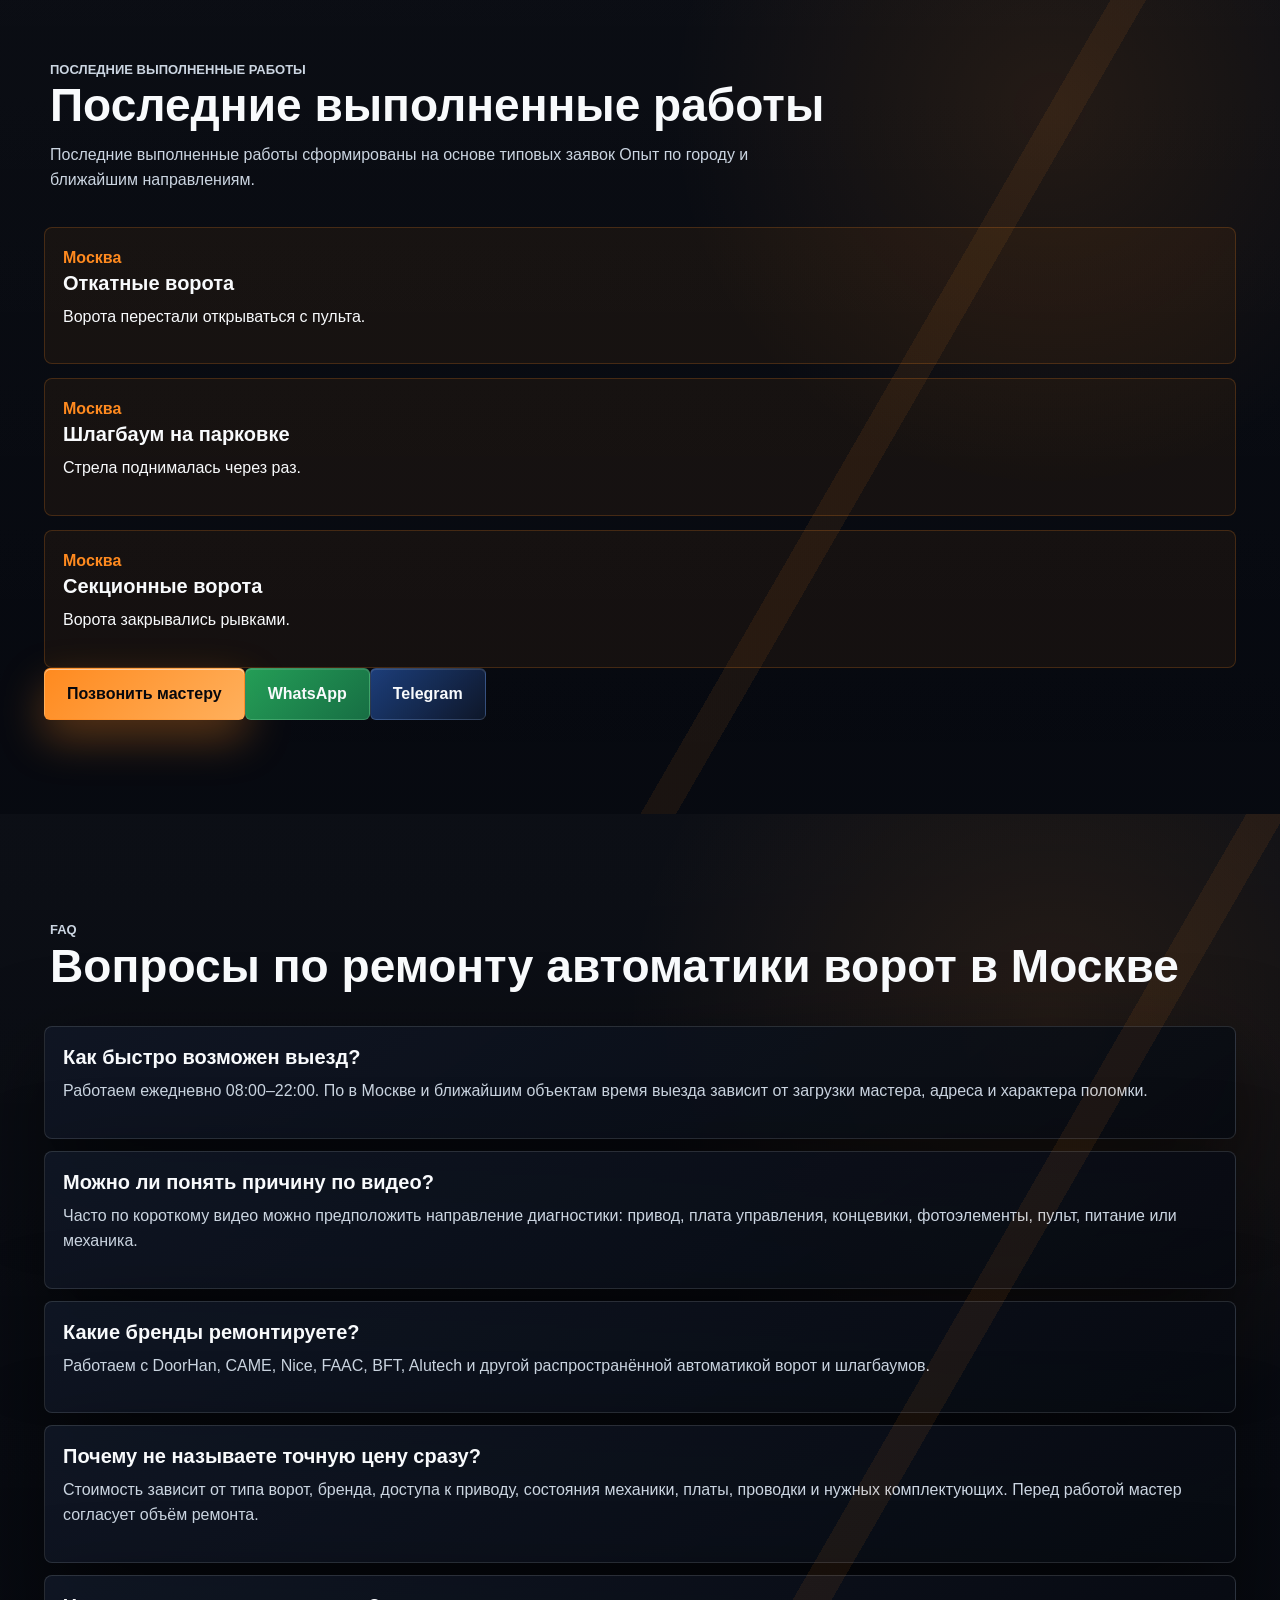
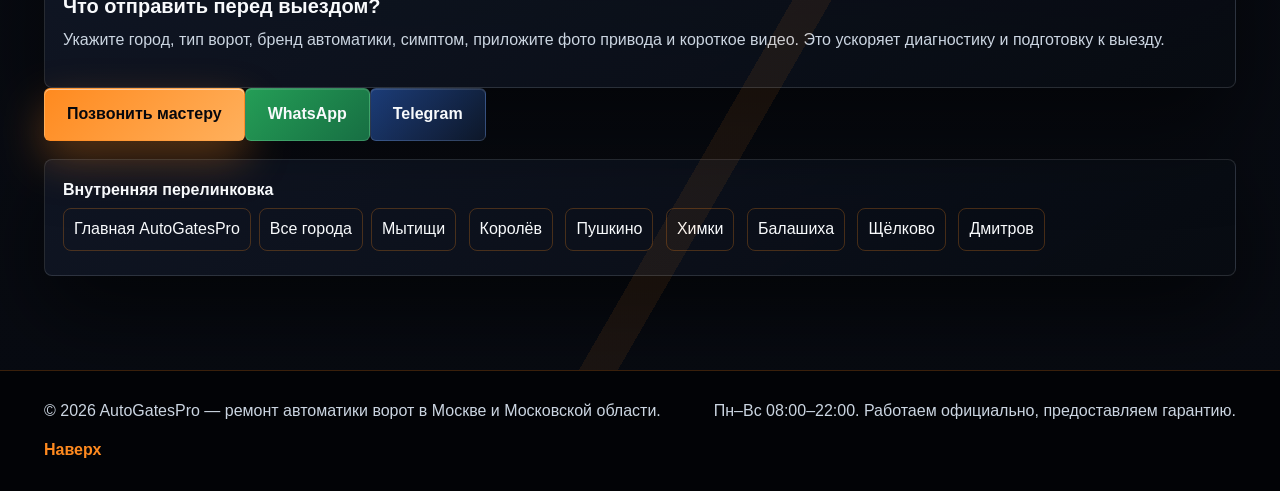
<file: moscow.html>
<!doctype html>
<html lang="ru">
<head><meta charset="utf-8"><meta name="yandex-verification" content="e95ba1019e352311" /><meta name="google-site-verification" content="r1am_NNc_6xuTKAyobQfMIS9OTt2IIOoBLcHMUsRklo" /><meta name="viewport" content="width=device-width, initial-scale=1"><title>Ремонт автоматики ворот Москва | AutoGatesPro</title><meta name="description" content="Ремонт автоматики ворот в Москве: приводы, платы управления, концевики, тросы, пружины, фотоэлементы, пульты, шлагбаумы и рольставни. Выполненные заказы: 914 заказов."><link rel="canonical" href="https://kochneff46.github.io/moscow.html"><meta property="og:type" content="website"><meta property="og:title" content="Ремонт автоматики ворот Москва | AutoGatesPro"><meta property="og:description" content="Ремонт автоматики ворот в Москве: приводы, платы управления, концевики, тросы, пружины, фотоэлементы, пульты, шлагбаумы и рольставни. Выполненные заказы: 914 заказов."><meta property="og:url" content="https://kochneff46.github.io/moscow.html"><meta property="og:site_name" content="AutoGatesPro"><meta property="og:locale" content="ru_RU"><link rel="stylesheet" href="styles.css"><style>.city-page.hero { min-height: auto; padding-bottom: 58px; }.city-layout { position: relative; width: min(1180px, 100%); margin: 0 auto; display: grid; grid-template-columns: minmax(0, 1fr) minmax(320px,.42fr); gap: 28px; align-items: start; }.city-aside,.city-block,.city-card,.faq-item,.local-nav { border: 1px solid var(--line); border-radius: 8px; background: linear-gradient(145deg, rgba(17,24,39,.84), rgba(8,11,18,.9)); box-shadow: var(--shadow); }.city-aside { position: sticky; top: 104px; padding: 22px; }.city-block { padding: 28px; margin-bottom: 18px; }.city-block p,.city-block li,.city-aside p,.faq-item p { color: var(--gray); }.city-stats { display: grid; grid-template-columns: repeat(4, minmax(0, 1fr)); gap: 12px; margin-top: 22px; }.city-stat { padding: 16px; border-radius: 8px; border: 1px solid rgba(255,138,31,.24); background: rgba(255,138,31,.08); }.city-stat strong { display:block; color: var(--orange); font-size: 26px; line-height: 1; }.city-grid-local { display: grid; grid-template-columns: repeat(2, minmax(0,1fr)); gap: 14px; }.city-card { padding: 20px; }.city-card h3 { color: var(--white); }.case-list { display: grid; gap: 14px; }.case-list article { padding: 18px; border-radius: 8px; border: 1px solid rgba(255,138,31,.2); background: rgba(255,138,31,.06); }.case-list span { color: var(--orange); font-weight: 900; }.faq-list { display: grid; gap: 12px; }.faq-item { padding: 18px; }.local-nav { padding: 18px; margin-top: 18px; }.local-nav a { display: inline-flex; margin: 6px 8px 6px 0; padding: 8px 10px; border: 1px solid rgba(255,138,31,.25); border-radius: 8px; text-decoration: none; color: var(--white); }.breadcrumb { position: relative; width: min(1180px,100%); margin: 0 auto 22px; color: var(--gray); }.breadcrumb a { color: var(--white); } @media (max-width: 960px) {.city-layout,.city-stats,.city-grid-local { grid-template-columns: 1fr; }.city-aside { position: static; } } </style><script type="application/ld+json">{ "@context": "https://schema.org", "@type": "LocalBusiness", "name": "AutoGatesPro", "url": "https://kochneff46.github.io/moscow.html", "telephone": "+79854332611", "email": "proffidoor@mail.ru", "areaServed": "Москва, Московская область", "address": {"@type": "PostalAddress", "addressLocality": "Москва", "addressRegion": "Московская область", "addressCountry": "RU"}, "openingHours": "Mo-Su 08:00-22:00", "serviceType": ["Ремонт автоматики ворот", "Ремонт приводов ворот", "Ремонт плат управления", "Настройка концевиков", "Ремонт шлагбаумов", "Ремонт рольставней"], "priceRange": "₽₽" }</script>



<!-- Yandex.Metrika counter -->
<script type="text/javascript">
(function(m,e,t,r,i,k,a){
m[i]=m[i]||function(){(m[i].a=m[i].a||[]).push(arguments)};
m[i].l=1*new Date();
for (var j = 0; j < document.scripts.length; j++) {if (document.scripts[j].src === r) { return; }}
k=e.createElement(t),a=e.getElementsByTagName(t)[0],k.async=1,k.src=r,a.parentNode.insertBefore(k,a)
})(window, document,'script','https://mc.yandex.ru/metrika/tag.js?id=109810390', 'ym');

ym(109810390, 'init', {
ssr:true,
webvisor:true,
clickmap:true,
ecommerce:"dataLayer",
referrer: document.referrer,
url: location.href,
accurateTrackBounce:true,
trackLinks:true
});
</script>
<noscript><div><img src="https://mc.yandex.ru/watch/109810390" style="position:absolute; left:-9999px;" alt="" /></div></noscript>
<!-- /Yandex.Metrika counter -->
</head>
<body class="city-page"><header class="site-header"><a class="brand" href="index.html" aria-label="AutoGatesPro"><span class="brand-mark">AGP</span><span class="brand-copy"><strong>AutoGatesPro</strong><small>Ремонт автоматики ворот</small></span></a><nav class="nav" aria-label="Навигация по сайту"><a href="index.html">Главная</a><a href="cities/">Города</a><a href="#faults">Неисправности</a><a href="#cases">Последние выполненные работы</a><a href="#faq">FAQ</a></nav><div class="header-actions" aria-label="Быстрая связь"><a class="icon-btn icon-btn-call" href="tel:+79854332611">Позвонить мастеру</a><a class="icon-btn" href="https://wa.me/79606981239" rel="nofollow noopener">WhatsApp</a><a class="icon-btn" href="https://t.me/AutoGatesPro" rel="nofollow noopener">Telegram</a></div></header><main><section class="hero"><div class="breadcrumb"><a href="index.html">Главная</a> / <a href="cities/">Города</a> / Москва</div><div class="hero-shell"><div class="hero-content reveal"><p class="eyebrow">Локальный выезд AutoGatesPro</p><h1>Ремонт автоматики ворот в Москве</h1><p class="hero-lead">Диагностика и ремонт приводов, плат управления, концевиков, фотоэлементов, пультов, шлагбаумов и рольставней.</p><p class="hero-note">Опыт по направлению: 914 заказов, доля 65,4%, оборот 25 466 195 ₽, средний чек 27 862 ₽.</p><div class="city-cta"><a class="btn btn-primary" href="tel:+79854332611">Позвонить мастеру</a><a class="btn btn-secondary" href="https://wa.me/79606981239" rel="nofollow noopener">WhatsApp</a><a class="btn btn-ghost" href="https://t.me/AutoGatesPro" rel="nofollow noopener">Telegram</a>
</div></div><aside class="city-aside reveal"><p class="eyebrow">Опыт по городу</p><h2>Москва</h2><p>Приоритет SEO: 1. Основные объекты: МКАД, частные дома, СНТ, склады, подземные паркинги, дворы с шлагбаумами и коммерческие объекты.</p><div class="local-nav"><strong>Другие города</strong><br><a href="mytishchi.html">Мытищи</a>
<a href="korolev.html">Королёв</a>
<a href="pushkino.html">Пушкино</a>
<a href="khimki.html">Химки</a>
<a href="balashiha.html">Балашиха</a>
<a href="schelkovo.html">Щёлково</a>
<a href="dmitrov.html">Дмитров</a></div></aside></div></section><section class="section"><div class="city-layout"><article class="city-block reveal"><p class="eyebrow">Локальная страница</p><h2>Ремонт автоматики ворот рядом с вами</h2><div class="city-stats"><div class="city-stat"><strong>914</strong><span>заказов</span></div><div class="city-stat"><strong>65,4%</strong><span>доля обращений</span></div><div class="city-stat"><strong>25 466 195 ₽</strong><span>оборот</span></div><div class="city-stat"><strong>27 862 ₽</strong><span>средний чек</span></div></div><p>Страница создана как локальная посадочная для запроса «ремонт автоматики ворот Москва» и близких коммерческих запросов: ремонт автоматических ворот Москва, ремонт привода ворот Москва, ремонт платы управления ворот Москва, настройка концевиков ворот Москва, ремонт шлагбаумов Москва, ремонт рольставней Москва. По данным выполненных заказов AutoGatesPro, направление Москва входит в список значимых городов для выезда. В базе зафиксировано 914 заказов по этому городу или направлению, доля составляет 65,4%, сумма заказов — 25 466 195 ₽, средний чек — 27 862 ₽. Эти цифры важны для локального SEO и для доверия: страница не сделана абстрактно, она опирается на реальные обращения клиентов.</p><p>AutoGatesPro занимается ремонтом автоматики ворот в Москве: откатных, секционных, распашных ворот, шлагбаумов и рольставней. В работе чаще всего встречаются объекты типа: МКАД, частные дома, СНТ, склады, подземные паркинги, дворы с шлагбаумами и коммерческие объекты. Для клиента это значит, что при обращении не нужно подробно объяснять базовые вещи про тип автоматики. Достаточно назвать город, тип ворот, бренд привода и основной симптом. Если есть возможность, лучше сразу отправить фото привода, плату управления крупным планом, место установки фотоэлементов и короткое видео работы ворот. Такой формат обращения помогает быстрее понять, что вероятнее всего неисправно.</p><p>По общей AutoGatesPro самые частые неисправности — привод или двигатель, плата управления, концевики и настройка хода, тросы и пружины, фотоэлементы, пульты и приёмники, питание и проводка. Для страницы Москва приоритетные темы: привод / двигатель, плата управления, концевики, фотоэлементы, пульты и приёмники, питание и проводка. Это не означает, что другие поломки не встречаются. Это значит, что именно эти сценарии стоит вывести в первый экран, FAQ, кейсы и быстрые кнопки связи. Клиент обычно приходит на сайт в момент проблемы: ворота не открываются, створка встала, пульт не работает, шлагбаум не поднимается, секционные ворота перекосило или рольставни застряли.</p><p>Важная особенность ремонта автоматики ворот в Москве — нельзя ставить диагноз только по одной фразе «ворота не работают». Один и тот же симптом может быть связан с разными узлами. Если ворота не закрываются, причиной могут быть фотоэлементы, концевики, плата, перекос полотна, питание или механическое препятствие. Если привод гудит, но ворота не двигаются, мастер проверяет нагрузку, рейку, ролики, конденсатор, двигатель и питание. Если пульт работает только рядом, нужно смотреть приёмник, антенну, память брелоков, помехи и состояние платы. Поэтому на странице используется CTA не «купите деталь», а «позвонить мастеру» или «отправить видео».</p><p>Для локального клиента особенно важны срок выезда, понятный процесс и доверие. AutoGatesPro показывает реальные цифры: 1398 выполненных заказов и 973 клиента, которые обратились повторно. Повторные обращения важны сильнее любых общих обещаний. Они показывают, что после ремонта клиенты возвращаются на обслуживание, вызывают мастера на другие ворота, рекомендуют соседям по СНТ, управляющим парковок, владельцам складов и частным домовладельцам. Для Москва это особенно полезно, потому что многие объекты находятся не в формате разового городского ремонта, а в частных домах, поселках, гаражах, паркингах и въездных группах.</p><p>На практике ремонт начинается с уточнения симптома. Мастер спрашивает: какой тип ворот, какой бренд автоматики, что происходит при нажатии на пульт, слышно ли гудение привода, мигает ли лампа, открываются ли ворота вручную, есть ли питание, были ли скачки напряжения, дождь, снег, удар или перекос полотна. После этого согласуется выезд и диагностика. Если неисправность типовая, мастер заранее понимает, какие узлы проверить: плату управления, привод, фотоэлементы, концевики, пульты, приёмник, проводку, тросы, пружины, рейку или механические элементы.</p><p>Страница также закрывает SEO-кластер услуг. Для Москва важны не только общие запросы «ремонт ворот», но и более конкретные: ремонт привода ворот, ремонт двигателя ворот, ремонт платы управления, настройка концевиков, замена тросов секционных ворот, замена пружин, ремонт фотоэлементов, ремонт пультов и приёмников, ремонт проводки ворот, диагностика автоматических ворот, ремонт шлагбаума и ремонт рольставней. Чем точнее запрос клиента совпадает с содержанием страницы, тем выше вероятность заявки, потому что человек видит знакомый симптом и понятный сценарий обращения.</p><p>Бренды автоматики на этой странице указаны не как декоративный список, а как коммерческий фактор. В работе чаще всего встречаются Nice, CAME, DoorHan, Alutech, BFT и FAAC. Для клиента важно увидеть знакомое название на странице: если установлен DoorHan, CAME или Nice, он быстрее понимает, что мастер сталкивался с похожей системой. При этом бренд сам по себе не всегда определяет причину поломки. Например, у разных брендов могут повторяться похожие симптомы: сбой платы, неправильная настройка концевиков, отказ фотоэлементов, износ пульта, проблемы питания, нагрузка на привод из-за рейки или роликов.</p><p>Отдельно стоит учитывать сезонность. После зимы часто проявляются проблемы с механикой, питанием, концевиками, фотоэлементами и усилием привода. После дождя и влажности могут появляться ошибки фотоэлементов, платы или проводки. После скачка напряжения чаще проверяют питание и плату управления. Для секционных ворот важно не затягивать с тросами и пружинами: перекос полотна и тяжёлый ход могут сделать эксплуатацию небезопасной. Для шлагбаумов важна регулярная проверка пружины, стрелы, тумбы, платы и пультов, особенно если объект используется ежедневно.</p><p>Если вы находитесь в Москве, оптимальный первый шаг — не пытаться самостоятельно менять плату или отключать фотоэлементы, а отправить мастеру короткое видео. В сообщении лучше указать: город Москва, тип ворот, бренд автоматики, что именно происходит, работает ли ручной режим, есть ли доступ к приводу и когда удобно принять мастера. Такой подход экономит время и снижает риск лишней замены деталей. Если ситуация аварийная — ворота закрыли въезд, не выпускают машину, шлагбаум заблокировал проезд или секционные ворота перекосило — лучше сразу нажать кнопку звонка.</p><p>Локальная страница Москва связана с другими городами: Москва, Мытищи, Королёв, Пушкино, Химки, Балашиха, Щёлково и Дмитров. Такая перелинковка нужна не только для SEO, но и для реальных клиентов: часть объектов находится на границе районов, в СНТ, посёлках и направлениях между городами. Если ваш адрес рядом с другим городом из списка, всё равно можно отправить заявку — мастер подскажет, возможен ли выезд и какое окно доступно.</p><div class="city-cta"><a class="btn btn-primary" href="tel:+79854332611">Позвонить мастеру</a><a class="btn btn-secondary" href="https://wa.me/79606981239" rel="nofollow noopener">WhatsApp</a><a class="btn btn-ghost" href="https://t.me/AutoGatesPro" rel="nofollow noopener">Telegram</a>
</div></article><aside class="city-aside reveal"><h2>Быстрая заявка</h2><p>Напишите город, тип ворот, бренд автоматики и симптом. Для диагностики лучше приложить видео.</p><div class="city-cta"><a class="btn btn-primary" href="tel:+79854332611">Позвонить мастеру</a><a class="btn btn-secondary" href="https://wa.me/79606981239" rel="nofollow noopener">WhatsApp</a><a class="btn btn-ghost" href="https://t.me/AutoGatesPro" rel="nofollow noopener">Telegram</a>
</div></aside></div></section><section class="section" id="faults"><div class="section-head reveal"><p class="eyebrow">Частые проблемы автоматики ворот</p><h2>Что чаще всего проверяем в Москве</h2><p>Список составлен по частым обращениям клиентов и практике выездов AutoGatesPro.</p></div><div class="city-grid-local"><article class="city-card"><h3>Привод / двигатель</h3><p>Автоматика гудит, створка идёт рывками, привод срабатывает через раз или не тянет полотно.</p><p><strong>Практика ремонта:</strong> 750 заказов, 53,6% базы, оборот 23 791 760 ₽.</p></article><article class="city-card"><h3>Плата управления</h3><p>Ворота не реагируют на команды, сбрасывают настройки, не включаются после влаги или скачка напряжения.</p><p><strong>Практика ремонта:</strong> 693 заказа, 49,6% базы, оборот 22 121 923 ₽.</p></article><article class="city-card"><h3>Концевики</h3><p>Ворота не доходят до конечного положения, упираются, откатываются обратно или останавливаются раньше.</p><p><strong>Практика ремонта:</strong> 534 заказа, 38,2% базы, оборот 16 954 469 ₽.</p></article><article class="city-card"><h3>Фотоэлементы</h3><p>Ворота не закрываются, открываются обратно, автоматика видит ложное препятствие или не видит проём.</p><p><strong>Практика ремонта:</strong> 384 заказа, 27,5% базы, оборот 13 275 171 ₽.</p></article><article class="city-card"><h3>Пульты и приёмники</h3><p>Пульт работает только рядом, не прописывается, не открывает ворота или сигнал пропадает.</p><p><strong>Практика ремонта:</strong> 382 заказа, 27,3% базы, оборот 11 741 993 ₽.</p></article><article class="city-card"><h3>Питание и проводка</h3><p>Нет питания, выбивает автомат, появляются плавающие отказы, повреждены контакты или кабель.</p><p><strong>Практика ремонта:</strong> 182 заказа, 13,0% базы, оборот 5 422 938 ₽.</p></article></div><div class="city-cta"><a class="btn btn-primary" href="tel:+79854332611">Позвонить мастеру</a><a class="btn btn-secondary" href="https://wa.me/79606981239" rel="nofollow noopener">WhatsApp</a><a class="btn btn-ghost" href="https://t.me/AutoGatesPro" rel="nofollow noopener">Telegram</a>
</div></section><section class="section" id="cases"><div class="section-head reveal"><p class="eyebrow">Последние выполненные работы</p><h2>Последние выполненные работы</h2><p>Последние выполненные работы сформированы на основе типовых заявок Опыт по городу и ближайшим направлениям.</p></div><div class="case-list"><article><span>Москва</span><h3>Откатные ворота</h3><p>Ворота перестали открываться с пульта.</p></article><article><span>Москва</span><h3>Шлагбаум на парковке</h3><p>Стрела поднималась через раз.</p></article><article><span>Москва</span><h3>Секционные ворота</h3><p>Ворота закрывались рывками.</p></article></div><div class="city-cta"><a class="btn btn-primary" href="tel:+79854332611">Позвонить мастеру</a><a class="btn btn-secondary" href="https://wa.me/79606981239" rel="nofollow noopener">WhatsApp</a><a class="btn btn-ghost" href="https://t.me/AutoGatesPro" rel="nofollow noopener">Telegram</a>
</div></section><section class="section" id="faq"><div class="section-head reveal"><p class="eyebrow">FAQ</p><h2>Вопросы по ремонту автоматики ворот в Москве</h2></div><div class="faq-list"><div class="faq-item"><h3>Как быстро возможен выезд?</h3><p>Работаем ежедневно 08:00–22:00. По в Москве и ближайшим объектам время выезда зависит от загрузки мастера, адреса и характера поломки.</p></div>
<div class="faq-item"><h3>Можно ли понять причину по видео?</h3><p>Часто по короткому видео можно предположить направление диагностики: привод, плата управления, концевики, фотоэлементы, пульт, питание или механика.</p></div>
<div class="faq-item"><h3>Какие бренды ремонтируете?</h3><p>Работаем с DoorHan, CAME, Nice, FAAC, BFT, Alutech и другой распространённой автоматикой ворот и шлагбаумов.</p></div>
<div class="faq-item"><h3>Почему не называете точную цену сразу?</h3><p>Стоимость зависит от типа ворот, бренда, доступа к приводу, состояния механики, платы, проводки и нужных комплектующих. Перед работой мастер согласует объём ремонта.</p></div>
<div class="faq-item"><h3>Что отправить перед выездом?</h3><p>Укажите город, тип ворот, бренд автоматики, симптом, приложите фото привода и короткое видео. Это ускоряет диагностику и подготовку к выезду.</p></div></div><div class="city-cta"><a class="btn btn-primary" href="tel:+79854332611">Позвонить мастеру</a><a class="btn btn-secondary" href="https://wa.me/79606981239" rel="nofollow noopener">WhatsApp</a><a class="btn btn-ghost" href="https://t.me/AutoGatesPro" rel="nofollow noopener">Telegram</a>
</div><div class="local-nav"><strong>Внутренняя перелинковка</strong><br><a href="index.html">Главная AutoGatesPro</a><a href="cities/">Все города</a><a href="mytishchi.html">Мытищи</a>
<a href="korolev.html">Королёв</a>
<a href="pushkino.html">Пушкино</a>
<a href="khimki.html">Химки</a>
<a href="balashiha.html">Балашиха</a>
<a href="schelkovo.html">Щёлково</a>
<a href="dmitrov.html">Дмитров</a></div></section></main><footer class="site-footer"><p>© <span id="year"></span> AutoGatesPro — ремонт автоматики ворот в Москве и Московской области.</p><p>Пн–Вс 08:00–22:00. Работаем официально, предоставляем гарантию.</p><a href="#top">Наверх</a></footer><script src="script.js"></script>
</body>
</html>
</file>
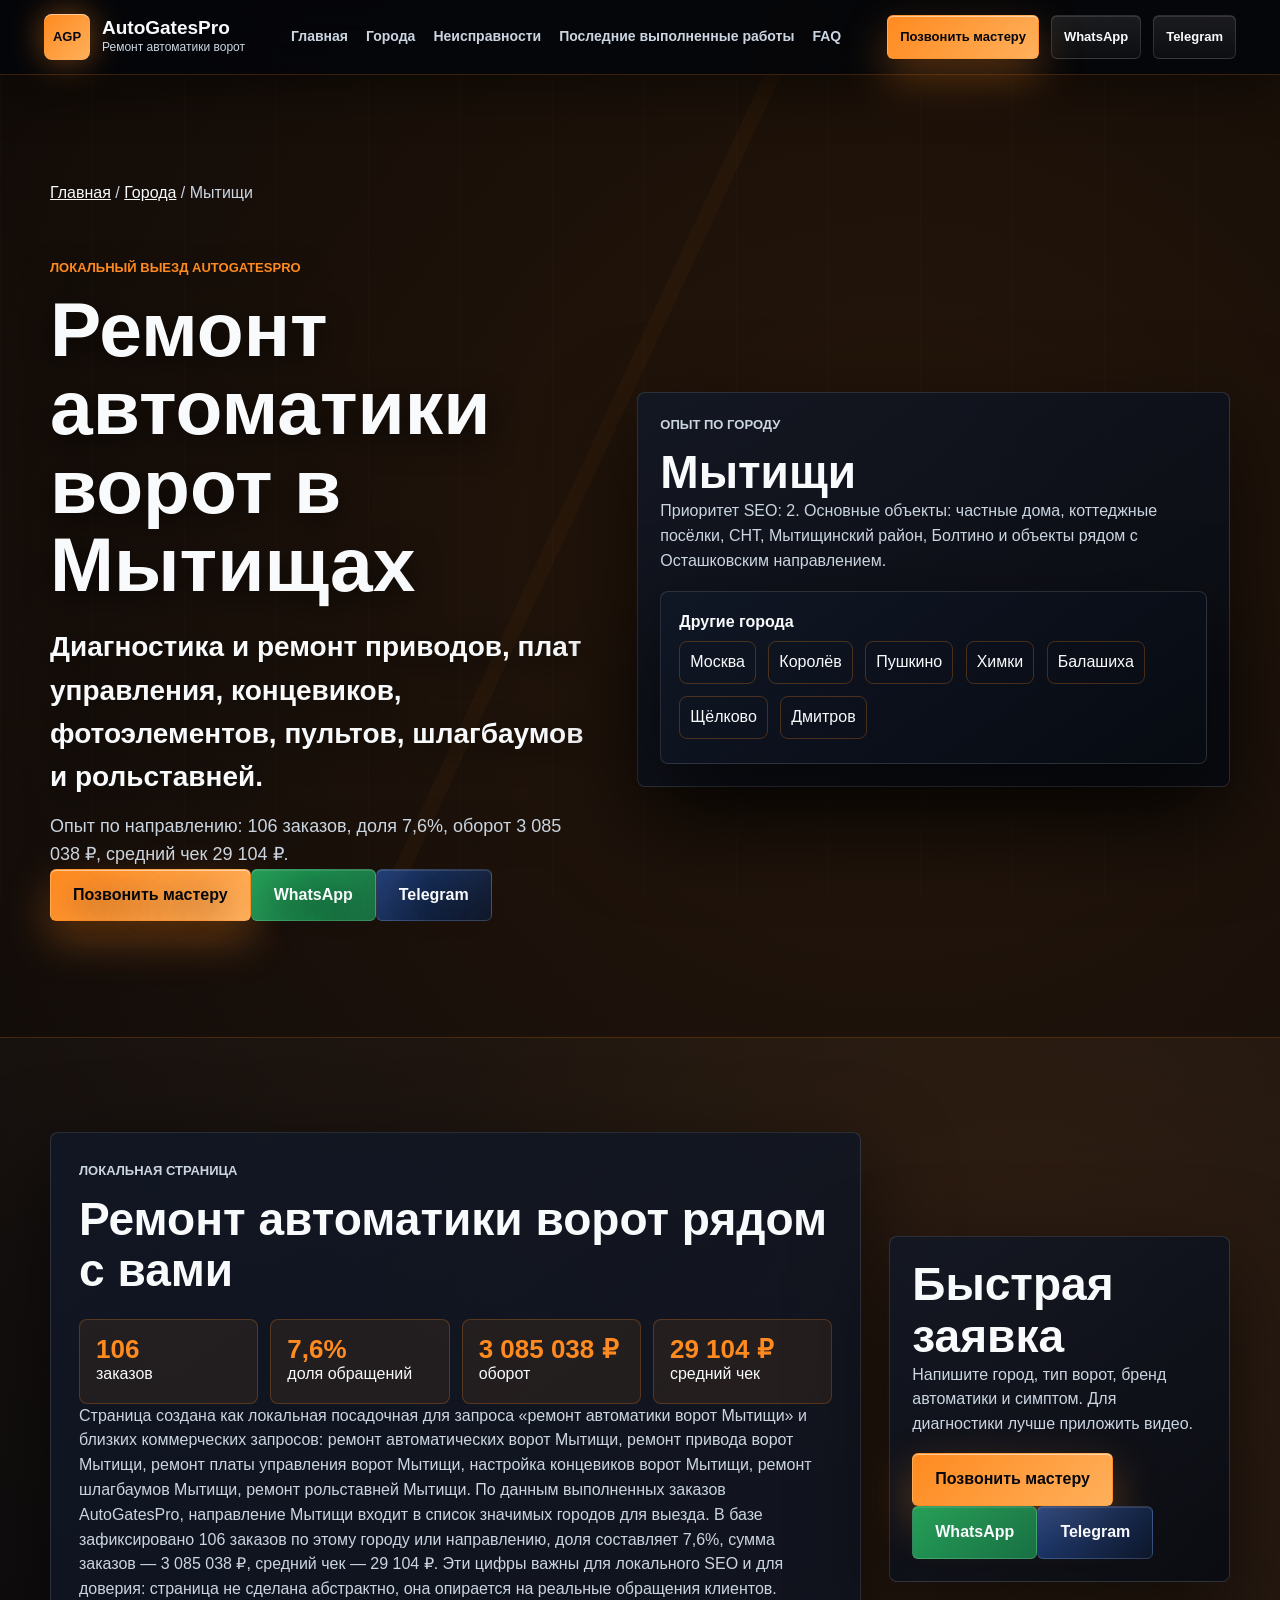
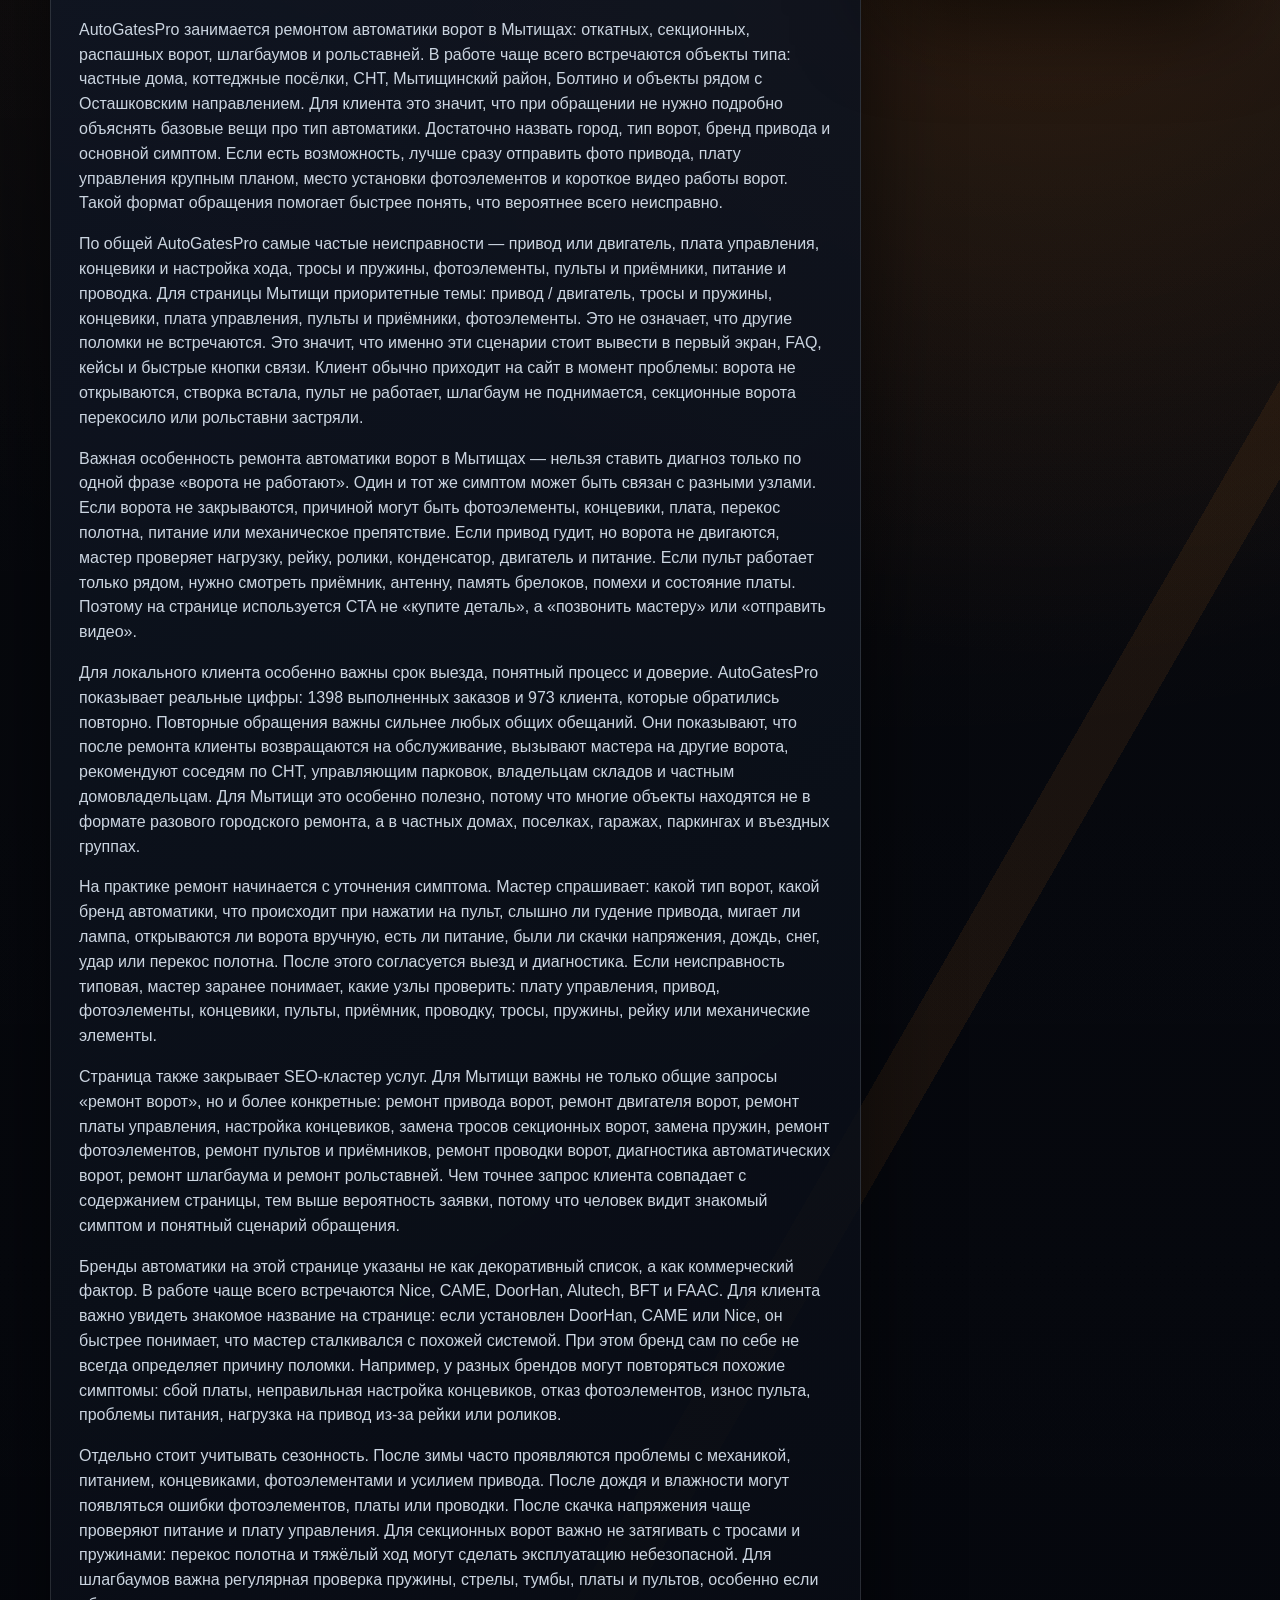
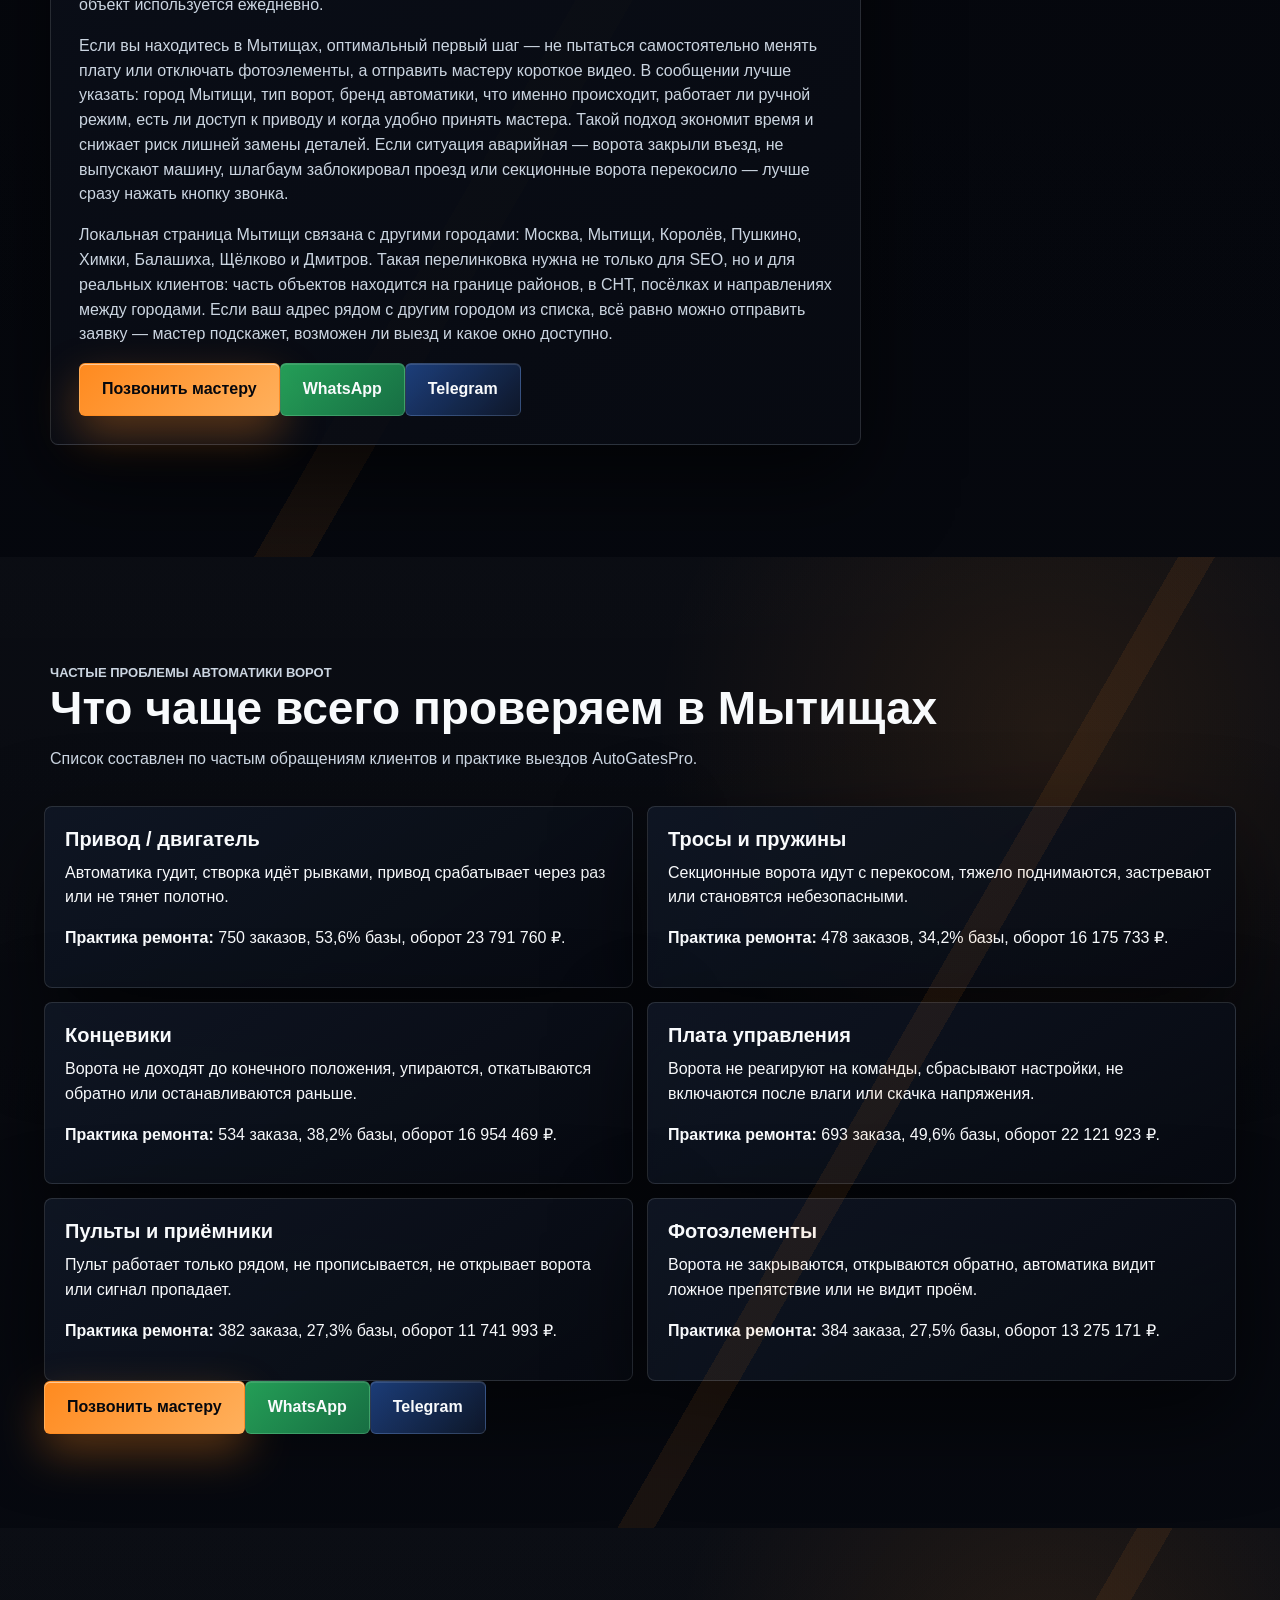
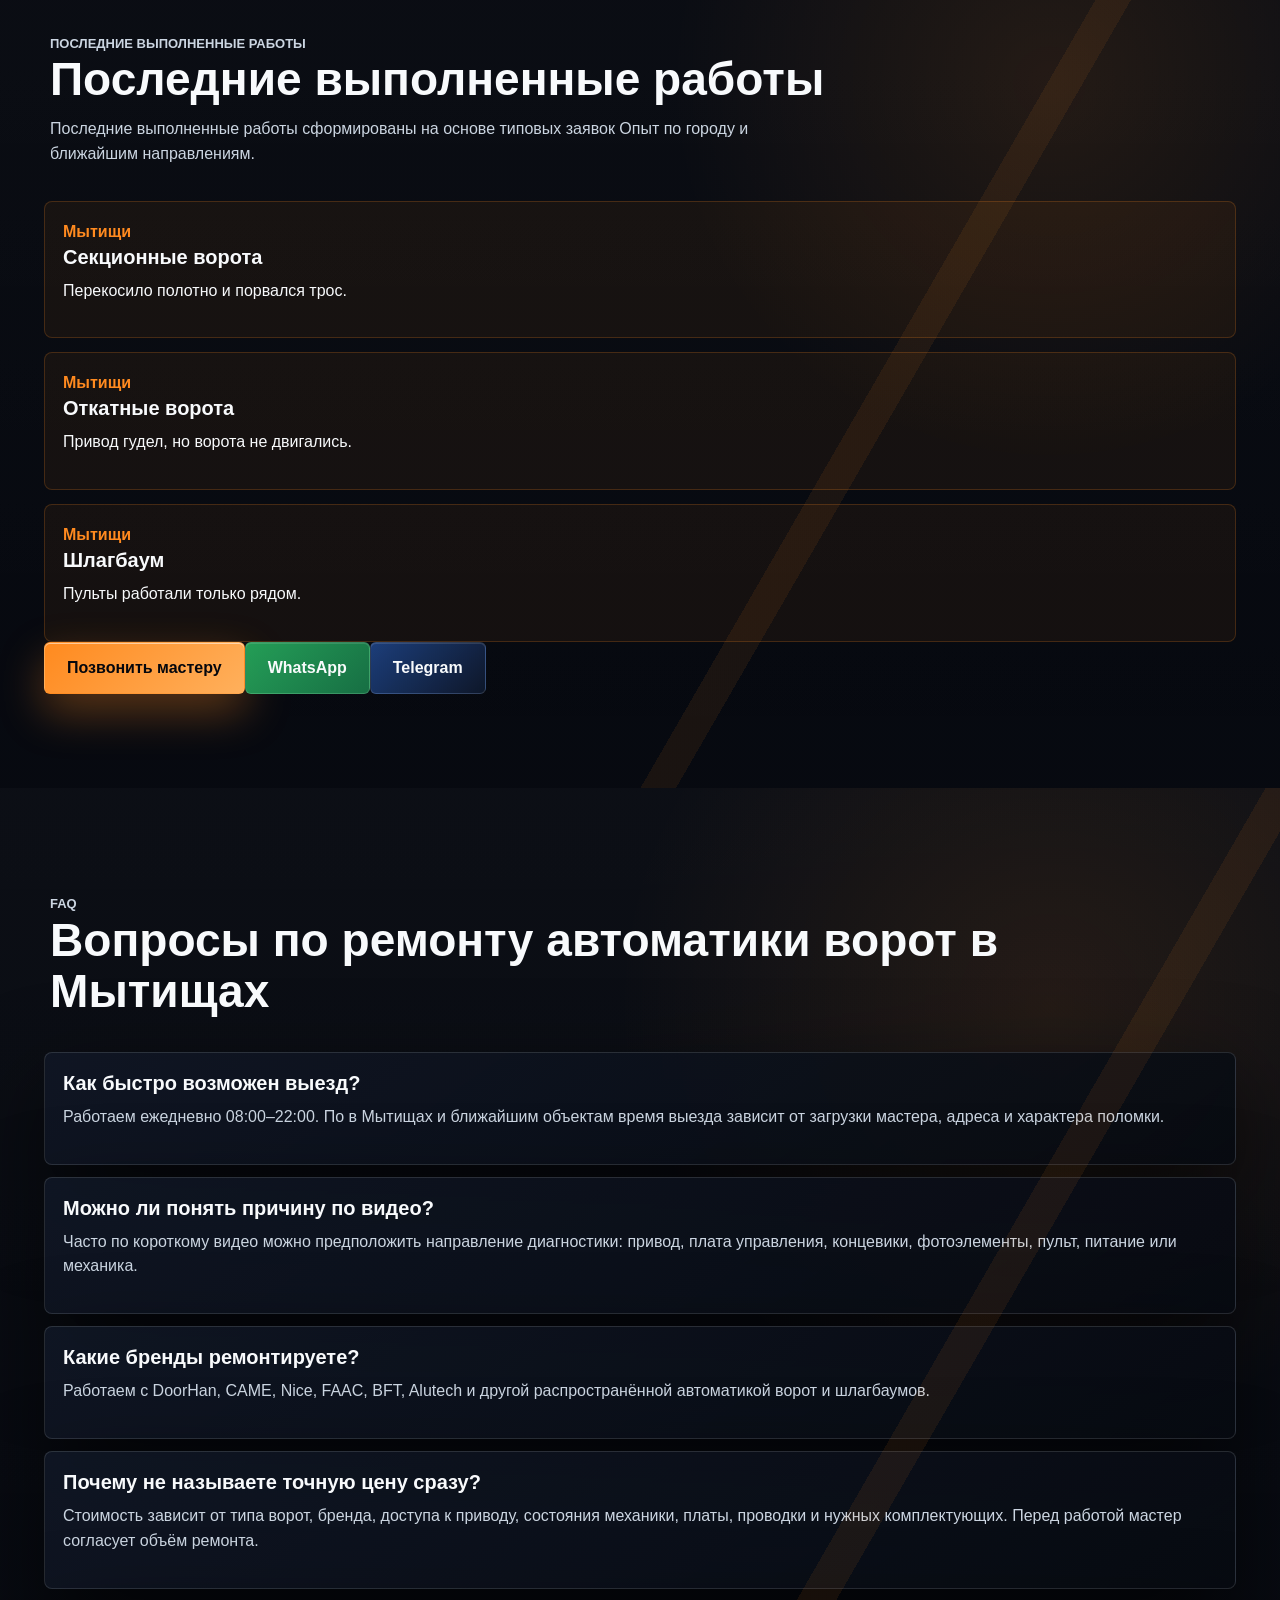
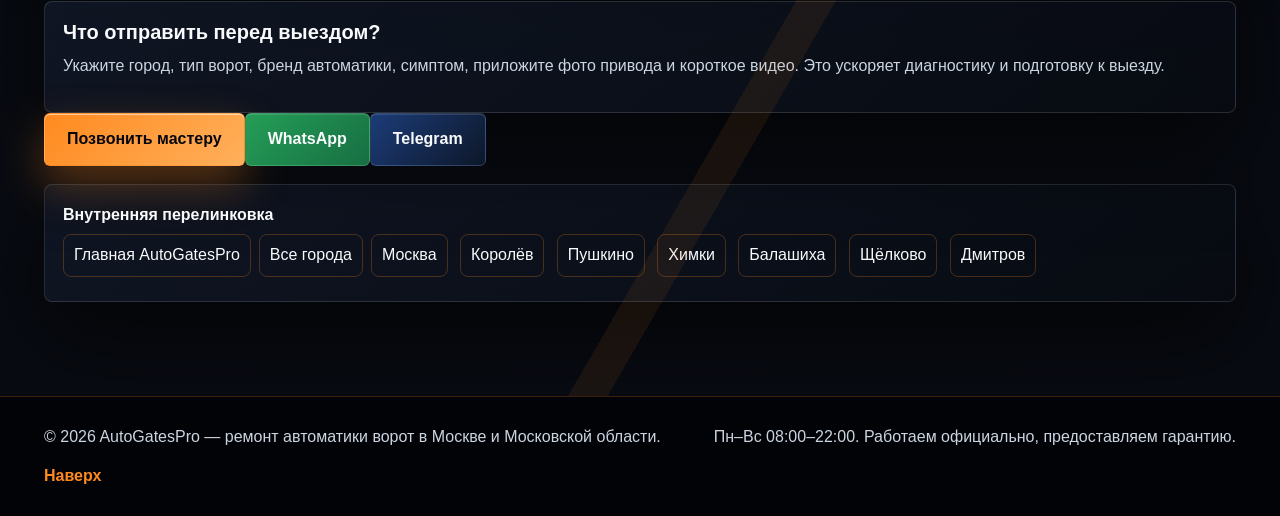
<file: mytishchi.html>
<!doctype html>
<html lang="ru">
<head><meta charset="utf-8"><meta name="yandex-verification" content="e95ba1019e352311" /><meta name="google-site-verification" content="r1am_NNc_6xuTKAyobQfMIS9OTt2IIOoBLcHMUsRklo" /><meta name="viewport" content="width=device-width, initial-scale=1"><title>Ремонт автоматики ворот Мытищи | AutoGatesPro</title><meta name="description" content="Ремонт автоматики ворот в Мытищах: приводы, платы управления, концевики, тросы, пружины, фотоэлементы, пульты, шлагбаумы и рольставни. Выполненные заказы: 106 заказов."><link rel="canonical" href="https://kochneff46.github.io/mytishchi.html"><meta property="og:type" content="website"><meta property="og:title" content="Ремонт автоматики ворот Мытищи | AutoGatesPro"><meta property="og:description" content="Ремонт автоматики ворот в Мытищах: приводы, платы управления, концевики, тросы, пружины, фотоэлементы, пульты, шлагбаумы и рольставни. Выполненные заказы: 106 заказов."><meta property="og:url" content="https://kochneff46.github.io/mytishchi.html"><meta property="og:site_name" content="AutoGatesPro"><meta property="og:locale" content="ru_RU"><link rel="stylesheet" href="styles.css"><style>.city-page.hero { min-height: auto; padding-bottom: 58px; }.city-layout { position: relative; width: min(1180px, 100%); margin: 0 auto; display: grid; grid-template-columns: minmax(0, 1fr) minmax(320px,.42fr); gap: 28px; align-items: start; }.city-aside,.city-block,.city-card,.faq-item,.local-nav { border: 1px solid var(--line); border-radius: 8px; background: linear-gradient(145deg, rgba(17,24,39,.84), rgba(8,11,18,.9)); box-shadow: var(--shadow); }.city-aside { position: sticky; top: 104px; padding: 22px; }.city-block { padding: 28px; margin-bottom: 18px; }.city-block p,.city-block li,.city-aside p,.faq-item p { color: var(--gray); }.city-stats { display: grid; grid-template-columns: repeat(4, minmax(0, 1fr)); gap: 12px; margin-top: 22px; }.city-stat { padding: 16px; border-radius: 8px; border: 1px solid rgba(255,138,31,.24); background: rgba(255,138,31,.08); }.city-stat strong { display:block; color: var(--orange); font-size: 26px; line-height: 1; }.city-grid-local { display: grid; grid-template-columns: repeat(2, minmax(0,1fr)); gap: 14px; }.city-card { padding: 20px; }.city-card h3 { color: var(--white); }.case-list { display: grid; gap: 14px; }.case-list article { padding: 18px; border-radius: 8px; border: 1px solid rgba(255,138,31,.2); background: rgba(255,138,31,.06); }.case-list span { color: var(--orange); font-weight: 900; }.faq-list { display: grid; gap: 12px; }.faq-item { padding: 18px; }.local-nav { padding: 18px; margin-top: 18px; }.local-nav a { display: inline-flex; margin: 6px 8px 6px 0; padding: 8px 10px; border: 1px solid rgba(255,138,31,.25); border-radius: 8px; text-decoration: none; color: var(--white); }.breadcrumb { position: relative; width: min(1180px,100%); margin: 0 auto 22px; color: var(--gray); }.breadcrumb a { color: var(--white); } @media (max-width: 960px) {.city-layout,.city-stats,.city-grid-local { grid-template-columns: 1fr; }.city-aside { position: static; } } </style><script type="application/ld+json">{ "@context": "https://schema.org", "@type": "LocalBusiness", "name": "AutoGatesPro", "url": "https://kochneff46.github.io/mytishchi.html", "telephone": "+79854332611", "email": "proffidoor@mail.ru", "areaServed": "Мытищи, Московская область", "address": {"@type": "PostalAddress", "addressLocality": "Мытищи", "addressRegion": "Московская область", "addressCountry": "RU"}, "openingHours": "Mo-Su 08:00-22:00", "serviceType": ["Ремонт автоматики ворот", "Ремонт приводов ворот", "Ремонт плат управления", "Настройка концевиков", "Ремонт шлагбаумов", "Ремонт рольставней"], "priceRange": "₽₽" }</script>



<!-- Yandex.Metrika counter -->
<script type="text/javascript">
(function(m,e,t,r,i,k,a){
m[i]=m[i]||function(){(m[i].a=m[i].a||[]).push(arguments)};
m[i].l=1*new Date();
for (var j = 0; j < document.scripts.length; j++) {if (document.scripts[j].src === r) { return; }}
k=e.createElement(t),a=e.getElementsByTagName(t)[0],k.async=1,k.src=r,a.parentNode.insertBefore(k,a)
})(window, document,'script','https://mc.yandex.ru/metrika/tag.js?id=109810390', 'ym');

ym(109810390, 'init', {
ssr:true,
webvisor:true,
clickmap:true,
ecommerce:"dataLayer",
referrer: document.referrer,
url: location.href,
accurateTrackBounce:true,
trackLinks:true
});
</script>
<noscript><div><img src="https://mc.yandex.ru/watch/109810390" style="position:absolute; left:-9999px;" alt="" /></div></noscript>
<!-- /Yandex.Metrika counter -->
</head>
<body class="city-page"><header class="site-header"><a class="brand" href="index.html" aria-label="AutoGatesPro"><span class="brand-mark">AGP</span><span class="brand-copy"><strong>AutoGatesPro</strong><small>Ремонт автоматики ворот</small></span></a><nav class="nav" aria-label="Навигация по сайту"><a href="index.html">Главная</a><a href="cities/">Города</a><a href="#faults">Неисправности</a><a href="#cases">Последние выполненные работы</a><a href="#faq">FAQ</a></nav><div class="header-actions" aria-label="Быстрая связь"><a class="icon-btn icon-btn-call" href="tel:+79854332611">Позвонить мастеру</a><a class="icon-btn" href="https://wa.me/79606981239" rel="nofollow noopener">WhatsApp</a><a class="icon-btn" href="https://t.me/AutoGatesPro" rel="nofollow noopener">Telegram</a></div></header><main><section class="hero"><div class="breadcrumb"><a href="index.html">Главная</a> / <a href="cities/">Города</a> / Мытищи</div><div class="hero-shell"><div class="hero-content reveal"><p class="eyebrow">Локальный выезд AutoGatesPro</p><h1>Ремонт автоматики ворот в Мытищах</h1><p class="hero-lead">Диагностика и ремонт приводов, плат управления, концевиков, фотоэлементов, пультов, шлагбаумов и рольставней.</p><p class="hero-note">Опыт по направлению: 106 заказов, доля 7,6%, оборот 3 085 038 ₽, средний чек 29 104 ₽.</p><div class="city-cta"><a class="btn btn-primary" href="tel:+79854332611">Позвонить мастеру</a><a class="btn btn-secondary" href="https://wa.me/79606981239" rel="nofollow noopener">WhatsApp</a><a class="btn btn-ghost" href="https://t.me/AutoGatesPro" rel="nofollow noopener">Telegram</a>
</div></div><aside class="city-aside reveal"><p class="eyebrow">Опыт по городу</p><h2>Мытищи</h2><p>Приоритет SEO: 2. Основные объекты: частные дома, коттеджные посёлки, СНТ, Мытищинский район, Болтино и объекты рядом с Осташковским направлением.</p><div class="local-nav"><strong>Другие города</strong><br><a href="moscow.html">Москва</a>
<a href="korolev.html">Королёв</a>
<a href="pushkino.html">Пушкино</a>
<a href="khimki.html">Химки</a>
<a href="balashiha.html">Балашиха</a>
<a href="schelkovo.html">Щёлково</a>
<a href="dmitrov.html">Дмитров</a></div></aside></div></section><section class="section"><div class="city-layout"><article class="city-block reveal"><p class="eyebrow">Локальная страница</p><h2>Ремонт автоматики ворот рядом с вами</h2><div class="city-stats"><div class="city-stat"><strong>106</strong><span>заказов</span></div><div class="city-stat"><strong>7,6%</strong><span>доля обращений</span></div><div class="city-stat"><strong>3 085 038 ₽</strong><span>оборот</span></div><div class="city-stat"><strong>29 104 ₽</strong><span>средний чек</span></div></div><p>Страница создана как локальная посадочная для запроса «ремонт автоматики ворот Мытищи» и близких коммерческих запросов: ремонт автоматических ворот Мытищи, ремонт привода ворот Мытищи, ремонт платы управления ворот Мытищи, настройка концевиков ворот Мытищи, ремонт шлагбаумов Мытищи, ремонт рольставней Мытищи. По данным выполненных заказов AutoGatesPro, направление Мытищи входит в список значимых городов для выезда. В базе зафиксировано 106 заказов по этому городу или направлению, доля составляет 7,6%, сумма заказов — 3 085 038 ₽, средний чек — 29 104 ₽. Эти цифры важны для локального SEO и для доверия: страница не сделана абстрактно, она опирается на реальные обращения клиентов.</p><p>AutoGatesPro занимается ремонтом автоматики ворот в Мытищах: откатных, секционных, распашных ворот, шлагбаумов и рольставней. В работе чаще всего встречаются объекты типа: частные дома, коттеджные посёлки, СНТ, Мытищинский район, Болтино и объекты рядом с Осташковским направлением. Для клиента это значит, что при обращении не нужно подробно объяснять базовые вещи про тип автоматики. Достаточно назвать город, тип ворот, бренд привода и основной симптом. Если есть возможность, лучше сразу отправить фото привода, плату управления крупным планом, место установки фотоэлементов и короткое видео работы ворот. Такой формат обращения помогает быстрее понять, что вероятнее всего неисправно.</p><p>По общей AutoGatesPro самые частые неисправности — привод или двигатель, плата управления, концевики и настройка хода, тросы и пружины, фотоэлементы, пульты и приёмники, питание и проводка. Для страницы Мытищи приоритетные темы: привод / двигатель, тросы и пружины, концевики, плата управления, пульты и приёмники, фотоэлементы. Это не означает, что другие поломки не встречаются. Это значит, что именно эти сценарии стоит вывести в первый экран, FAQ, кейсы и быстрые кнопки связи. Клиент обычно приходит на сайт в момент проблемы: ворота не открываются, створка встала, пульт не работает, шлагбаум не поднимается, секционные ворота перекосило или рольставни застряли.</p><p>Важная особенность ремонта автоматики ворот в Мытищах — нельзя ставить диагноз только по одной фразе «ворота не работают». Один и тот же симптом может быть связан с разными узлами. Если ворота не закрываются, причиной могут быть фотоэлементы, концевики, плата, перекос полотна, питание или механическое препятствие. Если привод гудит, но ворота не двигаются, мастер проверяет нагрузку, рейку, ролики, конденсатор, двигатель и питание. Если пульт работает только рядом, нужно смотреть приёмник, антенну, память брелоков, помехи и состояние платы. Поэтому на странице используется CTA не «купите деталь», а «позвонить мастеру» или «отправить видео».</p><p>Для локального клиента особенно важны срок выезда, понятный процесс и доверие. AutoGatesPro показывает реальные цифры: 1398 выполненных заказов и 973 клиента, которые обратились повторно. Повторные обращения важны сильнее любых общих обещаний. Они показывают, что после ремонта клиенты возвращаются на обслуживание, вызывают мастера на другие ворота, рекомендуют соседям по СНТ, управляющим парковок, владельцам складов и частным домовладельцам. Для Мытищи это особенно полезно, потому что многие объекты находятся не в формате разового городского ремонта, а в частных домах, поселках, гаражах, паркингах и въездных группах.</p><p>На практике ремонт начинается с уточнения симптома. Мастер спрашивает: какой тип ворот, какой бренд автоматики, что происходит при нажатии на пульт, слышно ли гудение привода, мигает ли лампа, открываются ли ворота вручную, есть ли питание, были ли скачки напряжения, дождь, снег, удар или перекос полотна. После этого согласуется выезд и диагностика. Если неисправность типовая, мастер заранее понимает, какие узлы проверить: плату управления, привод, фотоэлементы, концевики, пульты, приёмник, проводку, тросы, пружины, рейку или механические элементы.</p><p>Страница также закрывает SEO-кластер услуг. Для Мытищи важны не только общие запросы «ремонт ворот», но и более конкретные: ремонт привода ворот, ремонт двигателя ворот, ремонт платы управления, настройка концевиков, замена тросов секционных ворот, замена пружин, ремонт фотоэлементов, ремонт пультов и приёмников, ремонт проводки ворот, диагностика автоматических ворот, ремонт шлагбаума и ремонт рольставней. Чем точнее запрос клиента совпадает с содержанием страницы, тем выше вероятность заявки, потому что человек видит знакомый симптом и понятный сценарий обращения.</p><p>Бренды автоматики на этой странице указаны не как декоративный список, а как коммерческий фактор. В работе чаще всего встречаются Nice, CAME, DoorHan, Alutech, BFT и FAAC. Для клиента важно увидеть знакомое название на странице: если установлен DoorHan, CAME или Nice, он быстрее понимает, что мастер сталкивался с похожей системой. При этом бренд сам по себе не всегда определяет причину поломки. Например, у разных брендов могут повторяться похожие симптомы: сбой платы, неправильная настройка концевиков, отказ фотоэлементов, износ пульта, проблемы питания, нагрузка на привод из-за рейки или роликов.</p><p>Отдельно стоит учитывать сезонность. После зимы часто проявляются проблемы с механикой, питанием, концевиками, фотоэлементами и усилием привода. После дождя и влажности могут появляться ошибки фотоэлементов, платы или проводки. После скачка напряжения чаще проверяют питание и плату управления. Для секционных ворот важно не затягивать с тросами и пружинами: перекос полотна и тяжёлый ход могут сделать эксплуатацию небезопасной. Для шлагбаумов важна регулярная проверка пружины, стрелы, тумбы, платы и пультов, особенно если объект используется ежедневно.</p><p>Если вы находитесь в Мытищах, оптимальный первый шаг — не пытаться самостоятельно менять плату или отключать фотоэлементы, а отправить мастеру короткое видео. В сообщении лучше указать: город Мытищи, тип ворот, бренд автоматики, что именно происходит, работает ли ручной режим, есть ли доступ к приводу и когда удобно принять мастера. Такой подход экономит время и снижает риск лишней замены деталей. Если ситуация аварийная — ворота закрыли въезд, не выпускают машину, шлагбаум заблокировал проезд или секционные ворота перекосило — лучше сразу нажать кнопку звонка.</p><p>Локальная страница Мытищи связана с другими городами: Москва, Мытищи, Королёв, Пушкино, Химки, Балашиха, Щёлково и Дмитров. Такая перелинковка нужна не только для SEO, но и для реальных клиентов: часть объектов находится на границе районов, в СНТ, посёлках и направлениях между городами. Если ваш адрес рядом с другим городом из списка, всё равно можно отправить заявку — мастер подскажет, возможен ли выезд и какое окно доступно.</p><div class="city-cta"><a class="btn btn-primary" href="tel:+79854332611">Позвонить мастеру</a><a class="btn btn-secondary" href="https://wa.me/79606981239" rel="nofollow noopener">WhatsApp</a><a class="btn btn-ghost" href="https://t.me/AutoGatesPro" rel="nofollow noopener">Telegram</a>
</div></article><aside class="city-aside reveal"><h2>Быстрая заявка</h2><p>Напишите город, тип ворот, бренд автоматики и симптом. Для диагностики лучше приложить видео.</p><div class="city-cta"><a class="btn btn-primary" href="tel:+79854332611">Позвонить мастеру</a><a class="btn btn-secondary" href="https://wa.me/79606981239" rel="nofollow noopener">WhatsApp</a><a class="btn btn-ghost" href="https://t.me/AutoGatesPro" rel="nofollow noopener">Telegram</a>
</div></aside></div></section><section class="section" id="faults"><div class="section-head reveal"><p class="eyebrow">Частые проблемы автоматики ворот</p><h2>Что чаще всего проверяем в Мытищах</h2><p>Список составлен по частым обращениям клиентов и практике выездов AutoGatesPro.</p></div><div class="city-grid-local"><article class="city-card"><h3>Привод / двигатель</h3><p>Автоматика гудит, створка идёт рывками, привод срабатывает через раз или не тянет полотно.</p><p><strong>Практика ремонта:</strong> 750 заказов, 53,6% базы, оборот 23 791 760 ₽.</p></article><article class="city-card"><h3>Тросы и пружины</h3><p>Секционные ворота идут с перекосом, тяжело поднимаются, застревают или становятся небезопасными.</p><p><strong>Практика ремонта:</strong> 478 заказов, 34,2% базы, оборот 16 175 733 ₽.</p></article><article class="city-card"><h3>Концевики</h3><p>Ворота не доходят до конечного положения, упираются, откатываются обратно или останавливаются раньше.</p><p><strong>Практика ремонта:</strong> 534 заказа, 38,2% базы, оборот 16 954 469 ₽.</p></article><article class="city-card"><h3>Плата управления</h3><p>Ворота не реагируют на команды, сбрасывают настройки, не включаются после влаги или скачка напряжения.</p><p><strong>Практика ремонта:</strong> 693 заказа, 49,6% базы, оборот 22 121 923 ₽.</p></article><article class="city-card"><h3>Пульты и приёмники</h3><p>Пульт работает только рядом, не прописывается, не открывает ворота или сигнал пропадает.</p><p><strong>Практика ремонта:</strong> 382 заказа, 27,3% базы, оборот 11 741 993 ₽.</p></article><article class="city-card"><h3>Фотоэлементы</h3><p>Ворота не закрываются, открываются обратно, автоматика видит ложное препятствие или не видит проём.</p><p><strong>Практика ремонта:</strong> 384 заказа, 27,5% базы, оборот 13 275 171 ₽.</p></article></div><div class="city-cta"><a class="btn btn-primary" href="tel:+79854332611">Позвонить мастеру</a><a class="btn btn-secondary" href="https://wa.me/79606981239" rel="nofollow noopener">WhatsApp</a><a class="btn btn-ghost" href="https://t.me/AutoGatesPro" rel="nofollow noopener">Telegram</a>
</div></section><section class="section" id="cases"><div class="section-head reveal"><p class="eyebrow">Последние выполненные работы</p><h2>Последние выполненные работы</h2><p>Последние выполненные работы сформированы на основе типовых заявок Опыт по городу и ближайшим направлениям.</p></div><div class="case-list"><article><span>Мытищи</span><h3>Секционные ворота</h3><p>Перекосило полотно и порвался трос.</p></article><article><span>Мытищи</span><h3>Откатные ворота</h3><p>Привод гудел, но ворота не двигались.</p></article><article><span>Мытищи</span><h3>Шлагбаум</h3><p>Пульты работали только рядом.</p></article></div><div class="city-cta"><a class="btn btn-primary" href="tel:+79854332611">Позвонить мастеру</a><a class="btn btn-secondary" href="https://wa.me/79606981239" rel="nofollow noopener">WhatsApp</a><a class="btn btn-ghost" href="https://t.me/AutoGatesPro" rel="nofollow noopener">Telegram</a>
</div></section><section class="section" id="faq"><div class="section-head reveal"><p class="eyebrow">FAQ</p><h2>Вопросы по ремонту автоматики ворот в Мытищах</h2></div><div class="faq-list"><div class="faq-item"><h3>Как быстро возможен выезд?</h3><p>Работаем ежедневно 08:00–22:00. По в Мытищах и ближайшим объектам время выезда зависит от загрузки мастера, адреса и характера поломки.</p></div>
<div class="faq-item"><h3>Можно ли понять причину по видео?</h3><p>Часто по короткому видео можно предположить направление диагностики: привод, плата управления, концевики, фотоэлементы, пульт, питание или механика.</p></div>
<div class="faq-item"><h3>Какие бренды ремонтируете?</h3><p>Работаем с DoorHan, CAME, Nice, FAAC, BFT, Alutech и другой распространённой автоматикой ворот и шлагбаумов.</p></div>
<div class="faq-item"><h3>Почему не называете точную цену сразу?</h3><p>Стоимость зависит от типа ворот, бренда, доступа к приводу, состояния механики, платы, проводки и нужных комплектующих. Перед работой мастер согласует объём ремонта.</p></div>
<div class="faq-item"><h3>Что отправить перед выездом?</h3><p>Укажите город, тип ворот, бренд автоматики, симптом, приложите фото привода и короткое видео. Это ускоряет диагностику и подготовку к выезду.</p></div></div><div class="city-cta"><a class="btn btn-primary" href="tel:+79854332611">Позвонить мастеру</a><a class="btn btn-secondary" href="https://wa.me/79606981239" rel="nofollow noopener">WhatsApp</a><a class="btn btn-ghost" href="https://t.me/AutoGatesPro" rel="nofollow noopener">Telegram</a>
</div><div class="local-nav"><strong>Внутренняя перелинковка</strong><br><a href="index.html">Главная AutoGatesPro</a><a href="cities/">Все города</a><a href="moscow.html">Москва</a>
<a href="korolev.html">Королёв</a>
<a href="pushkino.html">Пушкино</a>
<a href="khimki.html">Химки</a>
<a href="balashiha.html">Балашиха</a>
<a href="schelkovo.html">Щёлково</a>
<a href="dmitrov.html">Дмитров</a></div></section></main><footer class="site-footer"><p>© <span id="year"></span> AutoGatesPro — ремонт автоматики ворот в Москве и Московской области.</p><p>Пн–Вс 08:00–22:00. Работаем официально, предоставляем гарантию.</p><a href="#top">Наверх</a></footer><script src="script.js"></script>
</body>
</html>
</file>
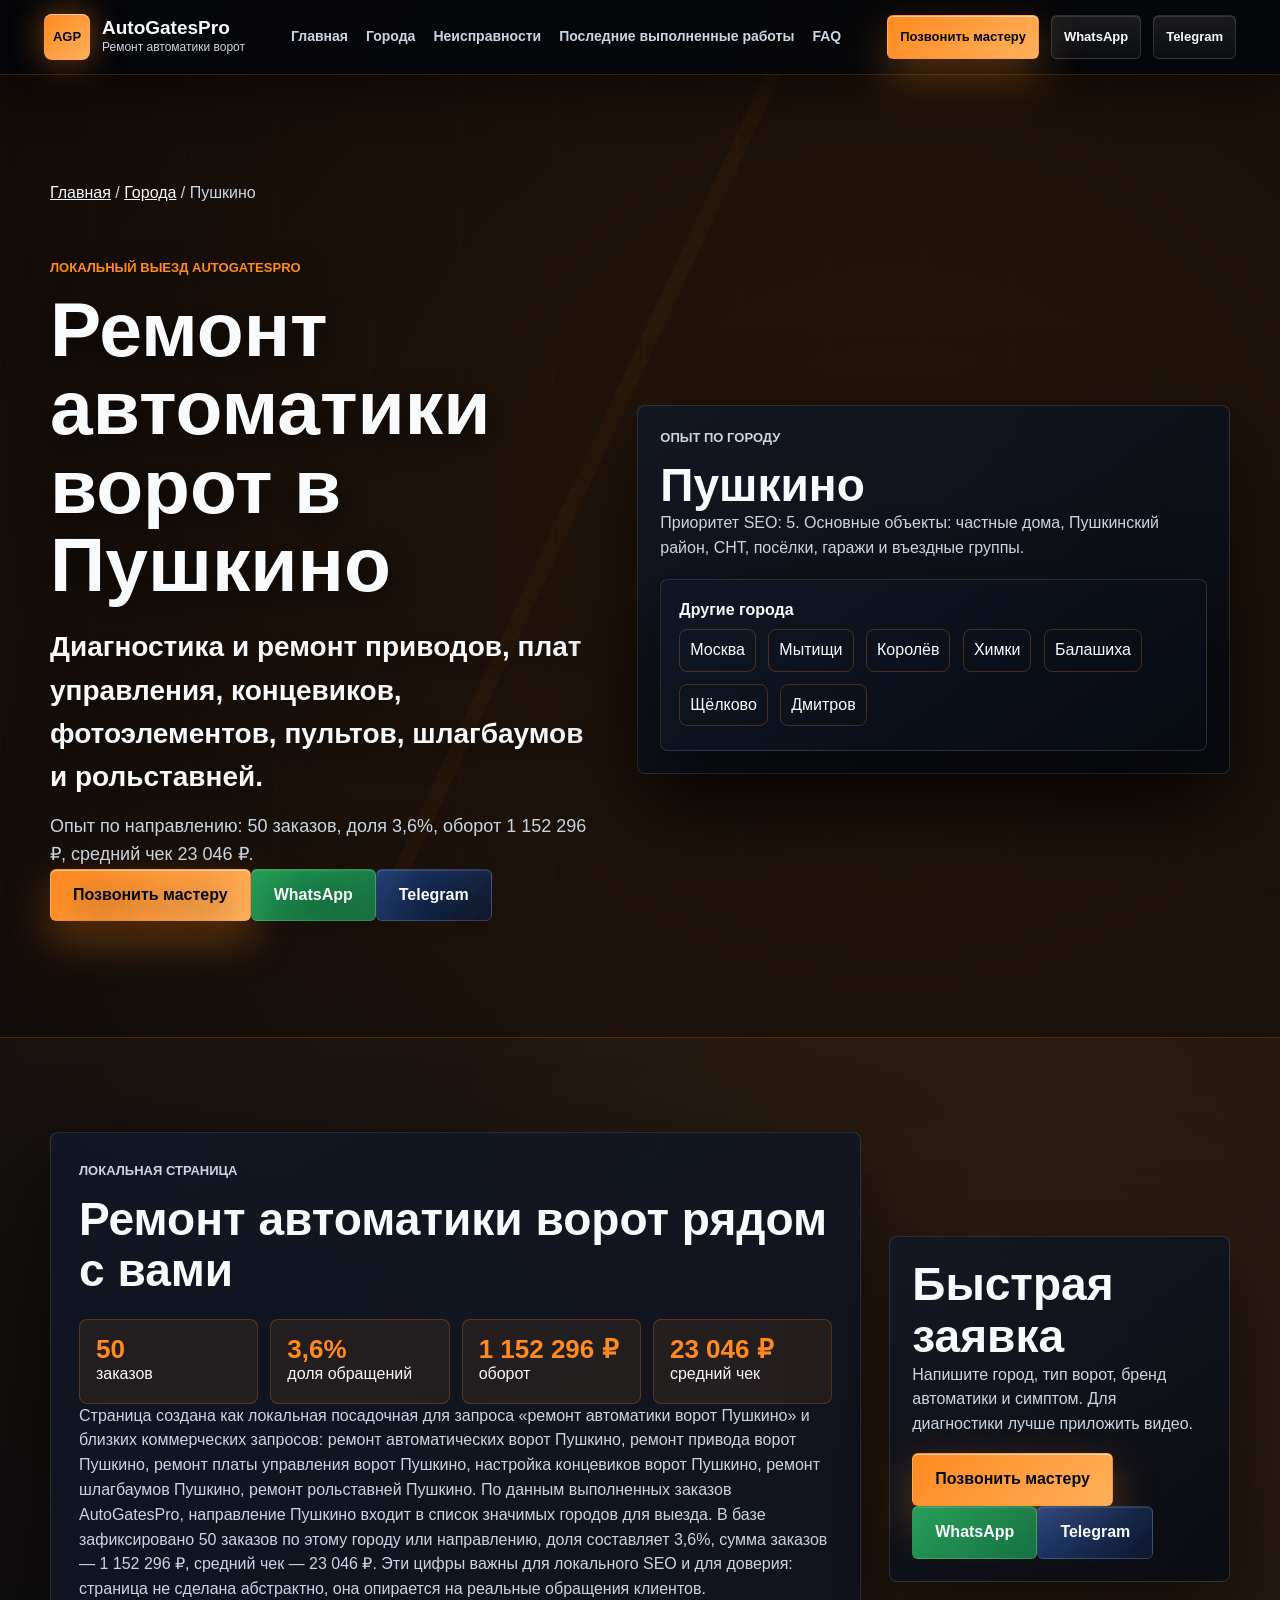
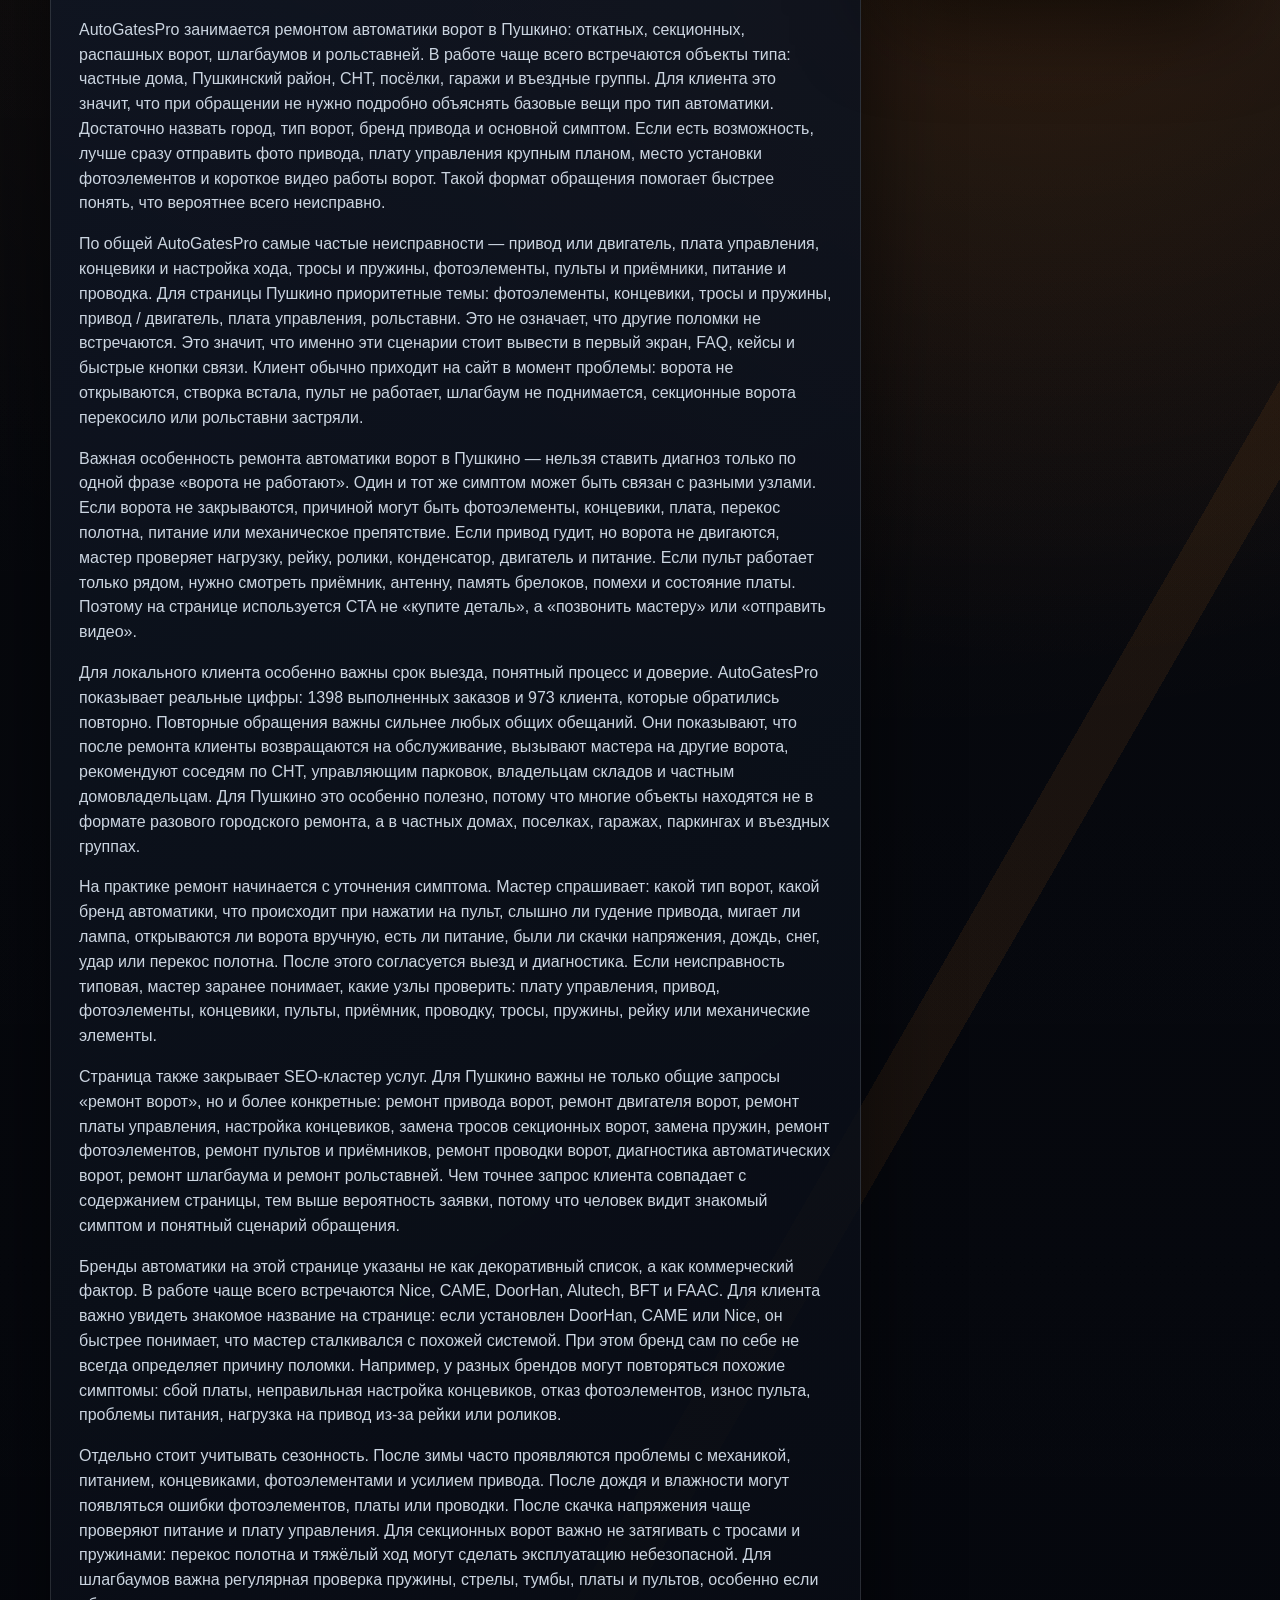
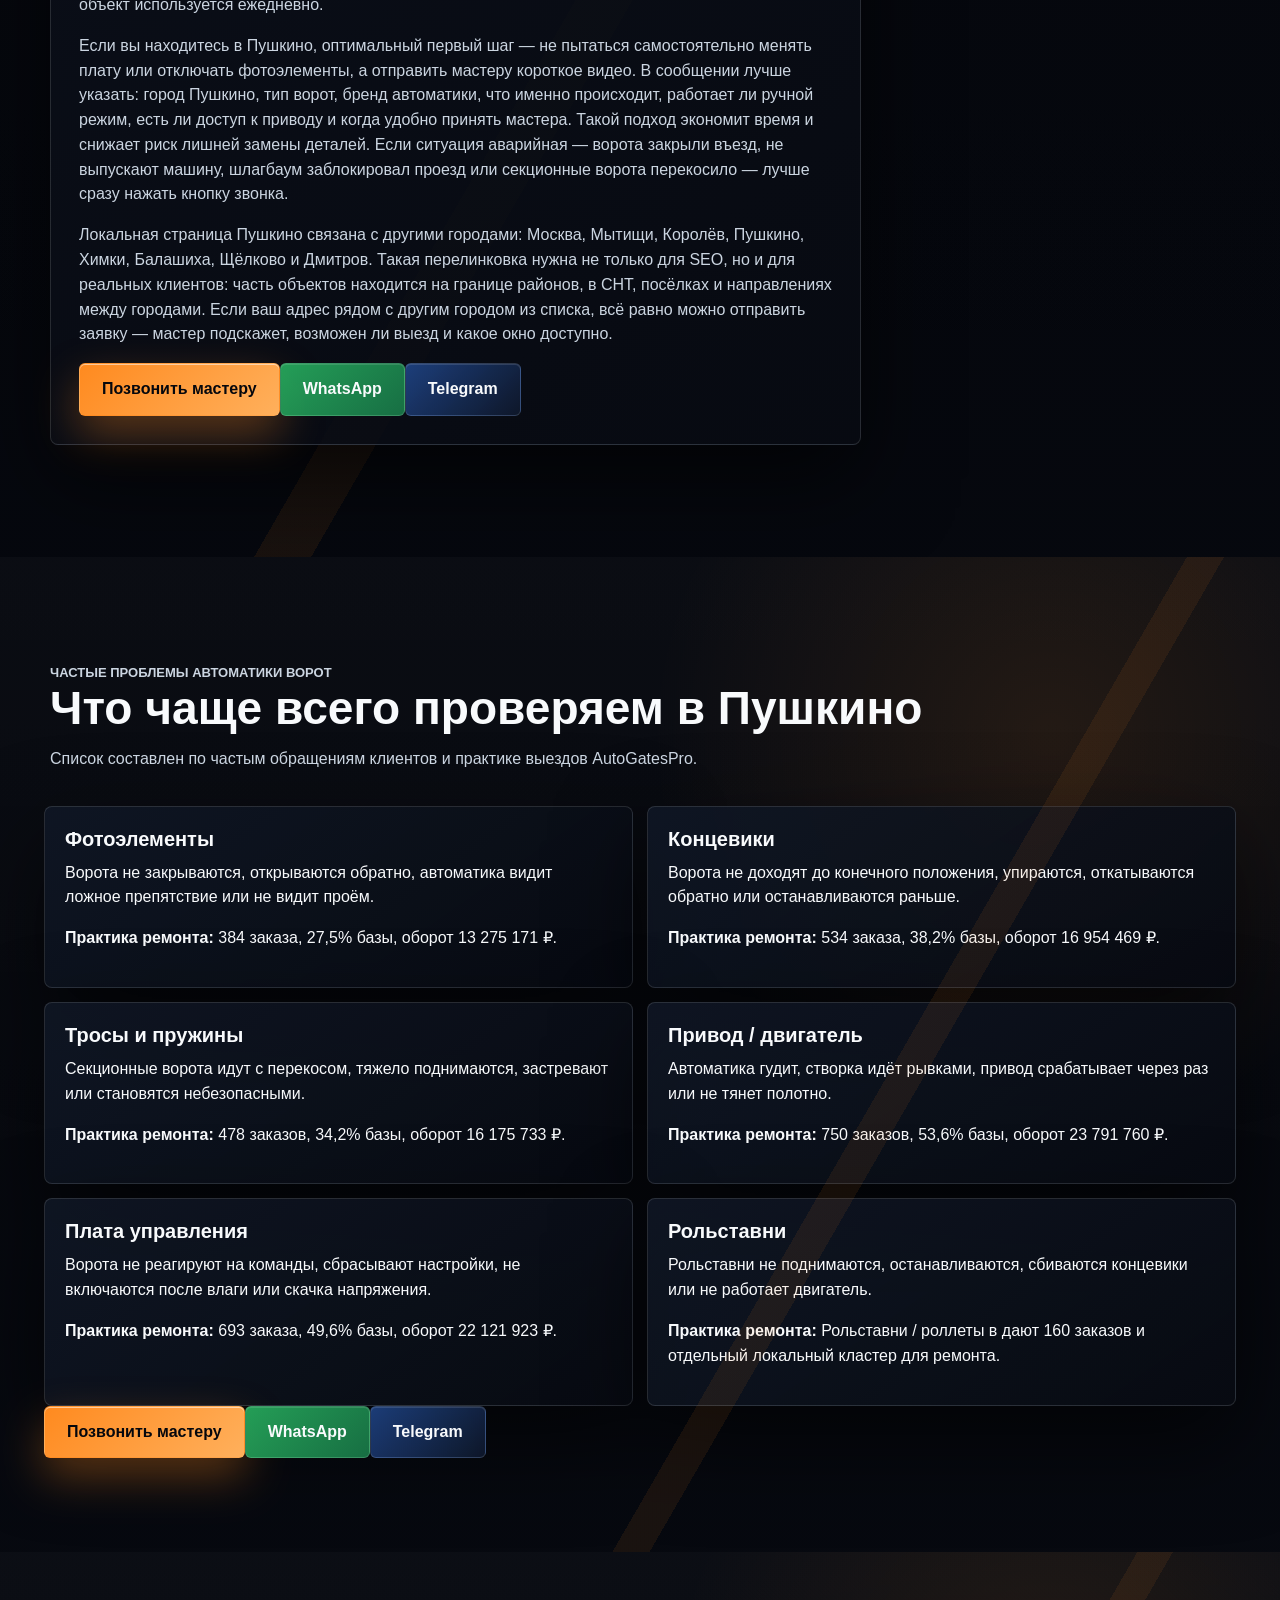
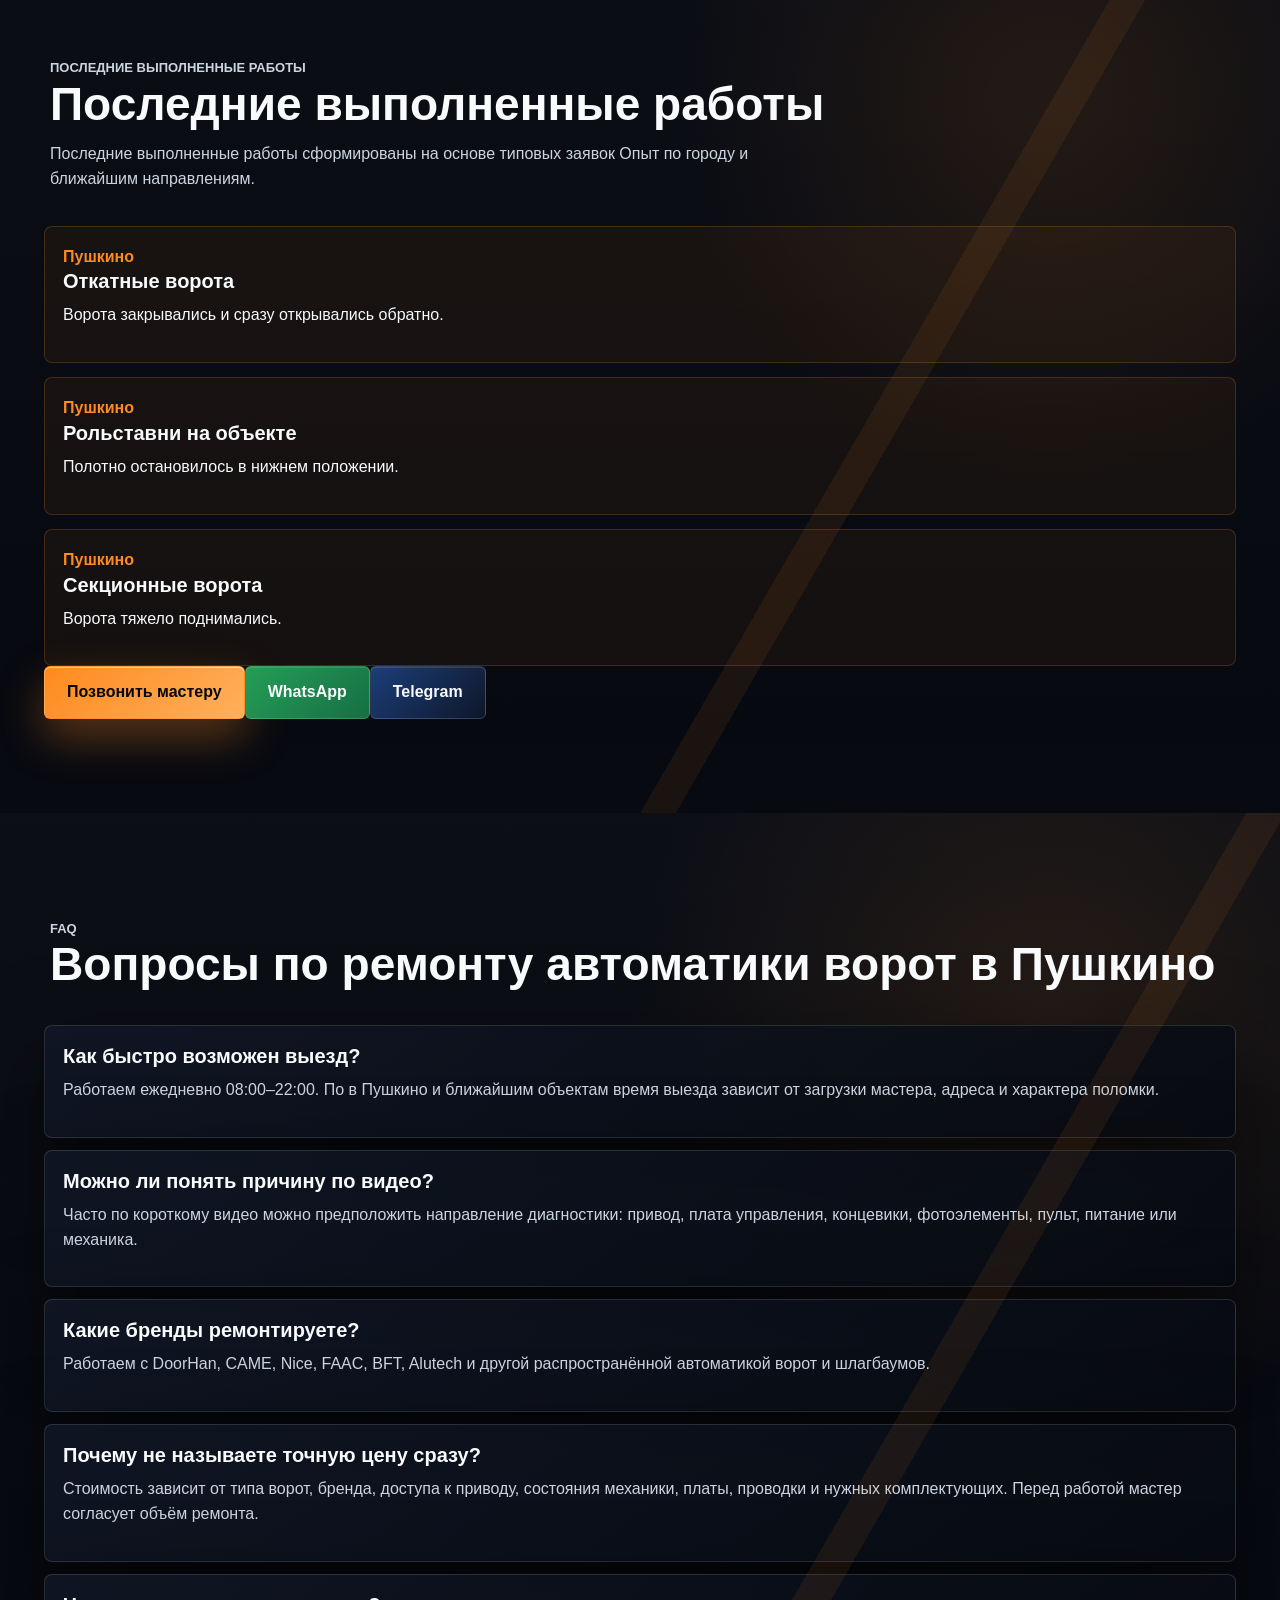
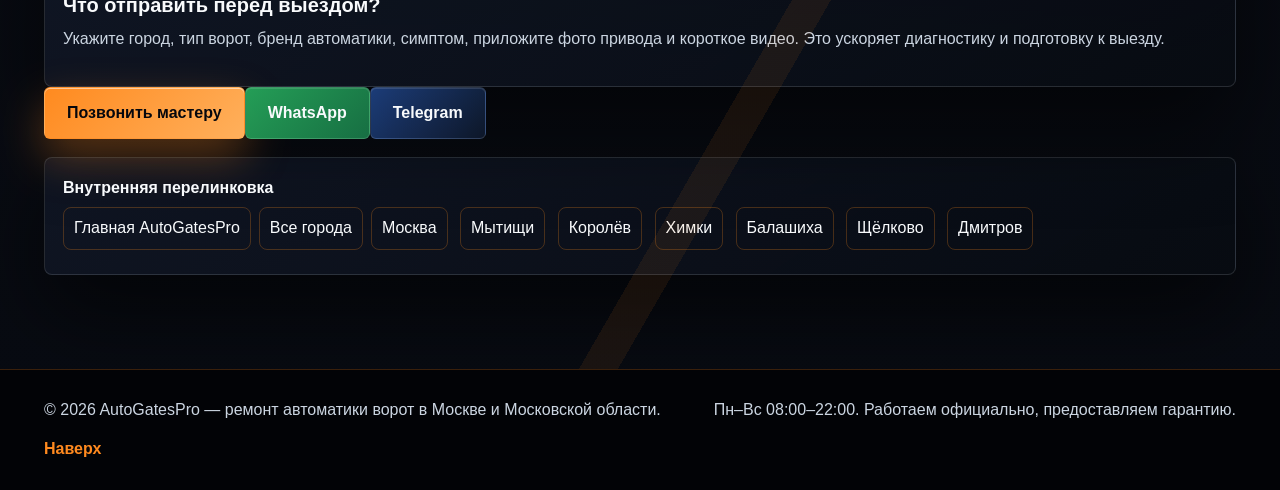
<file: pushkino.html>
<!doctype html>
<html lang="ru">
<head><meta charset="utf-8"><meta name="yandex-verification" content="e95ba1019e352311" /><meta name="google-site-verification" content="r1am_NNc_6xuTKAyobQfMIS9OTt2IIOoBLcHMUsRklo" /><meta name="viewport" content="width=device-width, initial-scale=1"><title>Ремонт автоматики ворот Пушкино | AutoGatesPro</title><meta name="description" content="Ремонт автоматики ворот в Пушкино: приводы, платы управления, концевики, тросы, пружины, фотоэлементы, пульты, шлагбаумы и рольставни. Выполненные заказы: 50 заказов."><link rel="canonical" href="https://kochneff46.github.io/pushkino.html"><meta property="og:type" content="website"><meta property="og:title" content="Ремонт автоматики ворот Пушкино | AutoGatesPro"><meta property="og:description" content="Ремонт автоматики ворот в Пушкино: приводы, платы управления, концевики, тросы, пружины, фотоэлементы, пульты, шлагбаумы и рольставни. Выполненные заказы: 50 заказов."><meta property="og:url" content="https://kochneff46.github.io/pushkino.html"><meta property="og:site_name" content="AutoGatesPro"><meta property="og:locale" content="ru_RU"><link rel="stylesheet" href="styles.css"><style>.city-page.hero { min-height: auto; padding-bottom: 58px; }.city-layout { position: relative; width: min(1180px, 100%); margin: 0 auto; display: grid; grid-template-columns: minmax(0, 1fr) minmax(320px,.42fr); gap: 28px; align-items: start; }.city-aside,.city-block,.city-card,.faq-item,.local-nav { border: 1px solid var(--line); border-radius: 8px; background: linear-gradient(145deg, rgba(17,24,39,.84), rgba(8,11,18,.9)); box-shadow: var(--shadow); }.city-aside { position: sticky; top: 104px; padding: 22px; }.city-block { padding: 28px; margin-bottom: 18px; }.city-block p,.city-block li,.city-aside p,.faq-item p { color: var(--gray); }.city-stats { display: grid; grid-template-columns: repeat(4, minmax(0, 1fr)); gap: 12px; margin-top: 22px; }.city-stat { padding: 16px; border-radius: 8px; border: 1px solid rgba(255,138,31,.24); background: rgba(255,138,31,.08); }.city-stat strong { display:block; color: var(--orange); font-size: 26px; line-height: 1; }.city-grid-local { display: grid; grid-template-columns: repeat(2, minmax(0,1fr)); gap: 14px; }.city-card { padding: 20px; }.city-card h3 { color: var(--white); }.case-list { display: grid; gap: 14px; }.case-list article { padding: 18px; border-radius: 8px; border: 1px solid rgba(255,138,31,.2); background: rgba(255,138,31,.06); }.case-list span { color: var(--orange); font-weight: 900; }.faq-list { display: grid; gap: 12px; }.faq-item { padding: 18px; }.local-nav { padding: 18px; margin-top: 18px; }.local-nav a { display: inline-flex; margin: 6px 8px 6px 0; padding: 8px 10px; border: 1px solid rgba(255,138,31,.25); border-radius: 8px; text-decoration: none; color: var(--white); }.breadcrumb { position: relative; width: min(1180px,100%); margin: 0 auto 22px; color: var(--gray); }.breadcrumb a { color: var(--white); } @media (max-width: 960px) {.city-layout,.city-stats,.city-grid-local { grid-template-columns: 1fr; }.city-aside { position: static; } } </style><script type="application/ld+json">{ "@context": "https://schema.org", "@type": "LocalBusiness", "name": "AutoGatesPro", "url": "https://kochneff46.github.io/pushkino.html", "telephone": "+79854332611", "email": "proffidoor@mail.ru", "areaServed": "Пушкино, Московская область", "address": {"@type": "PostalAddress", "addressLocality": "Пушкино", "addressRegion": "Московская область", "addressCountry": "RU"}, "openingHours": "Mo-Su 08:00-22:00", "serviceType": ["Ремонт автоматики ворот", "Ремонт приводов ворот", "Ремонт плат управления", "Настройка концевиков", "Ремонт шлагбаумов", "Ремонт рольставней"], "priceRange": "₽₽" }</script>



<!-- Yandex.Metrika counter -->
<script type="text/javascript">
(function(m,e,t,r,i,k,a){
m[i]=m[i]||function(){(m[i].a=m[i].a||[]).push(arguments)};
m[i].l=1*new Date();
for (var j = 0; j < document.scripts.length; j++) {if (document.scripts[j].src === r) { return; }}
k=e.createElement(t),a=e.getElementsByTagName(t)[0],k.async=1,k.src=r,a.parentNode.insertBefore(k,a)
})(window, document,'script','https://mc.yandex.ru/metrika/tag.js?id=109810390', 'ym');

ym(109810390, 'init', {
ssr:true,
webvisor:true,
clickmap:true,
ecommerce:"dataLayer",
referrer: document.referrer,
url: location.href,
accurateTrackBounce:true,
trackLinks:true
});
</script>
<noscript><div><img src="https://mc.yandex.ru/watch/109810390" style="position:absolute; left:-9999px;" alt="" /></div></noscript>
<!-- /Yandex.Metrika counter -->
</head>
<body class="city-page"><header class="site-header"><a class="brand" href="index.html" aria-label="AutoGatesPro"><span class="brand-mark">AGP</span><span class="brand-copy"><strong>AutoGatesPro</strong><small>Ремонт автоматики ворот</small></span></a><nav class="nav" aria-label="Навигация по сайту"><a href="index.html">Главная</a><a href="cities/">Города</a><a href="#faults">Неисправности</a><a href="#cases">Последние выполненные работы</a><a href="#faq">FAQ</a></nav><div class="header-actions" aria-label="Быстрая связь"><a class="icon-btn icon-btn-call" href="tel:+79854332611">Позвонить мастеру</a><a class="icon-btn" href="https://wa.me/79606981239" rel="nofollow noopener">WhatsApp</a><a class="icon-btn" href="https://t.me/AutoGatesPro" rel="nofollow noopener">Telegram</a></div></header><main><section class="hero"><div class="breadcrumb"><a href="index.html">Главная</a> / <a href="cities/">Города</a> / Пушкино</div><div class="hero-shell"><div class="hero-content reveal"><p class="eyebrow">Локальный выезд AutoGatesPro</p><h1>Ремонт автоматики ворот в Пушкино</h1><p class="hero-lead">Диагностика и ремонт приводов, плат управления, концевиков, фотоэлементов, пультов, шлагбаумов и рольставней.</p><p class="hero-note">Опыт по направлению: 50 заказов, доля 3,6%, оборот 1 152 296 ₽, средний чек 23 046 ₽.</p><div class="city-cta"><a class="btn btn-primary" href="tel:+79854332611">Позвонить мастеру</a><a class="btn btn-secondary" href="https://wa.me/79606981239" rel="nofollow noopener">WhatsApp</a><a class="btn btn-ghost" href="https://t.me/AutoGatesPro" rel="nofollow noopener">Telegram</a>
</div></div><aside class="city-aside reveal"><p class="eyebrow">Опыт по городу</p><h2>Пушкино</h2><p>Приоритет SEO: 5. Основные объекты: частные дома, Пушкинский район, СНТ, посёлки, гаражи и въездные группы.</p><div class="local-nav"><strong>Другие города</strong><br><a href="moscow.html">Москва</a>
<a href="mytishchi.html">Мытищи</a>
<a href="korolev.html">Королёв</a>
<a href="khimki.html">Химки</a>
<a href="balashiha.html">Балашиха</a>
<a href="schelkovo.html">Щёлково</a>
<a href="dmitrov.html">Дмитров</a></div></aside></div></section><section class="section"><div class="city-layout"><article class="city-block reveal"><p class="eyebrow">Локальная страница</p><h2>Ремонт автоматики ворот рядом с вами</h2><div class="city-stats"><div class="city-stat"><strong>50</strong><span>заказов</span></div><div class="city-stat"><strong>3,6%</strong><span>доля обращений</span></div><div class="city-stat"><strong>1 152 296 ₽</strong><span>оборот</span></div><div class="city-stat"><strong>23 046 ₽</strong><span>средний чек</span></div></div><p>Страница создана как локальная посадочная для запроса «ремонт автоматики ворот Пушкино» и близких коммерческих запросов: ремонт автоматических ворот Пушкино, ремонт привода ворот Пушкино, ремонт платы управления ворот Пушкино, настройка концевиков ворот Пушкино, ремонт шлагбаумов Пушкино, ремонт рольставней Пушкино. По данным выполненных заказов AutoGatesPro, направление Пушкино входит в список значимых городов для выезда. В базе зафиксировано 50 заказов по этому городу или направлению, доля составляет 3,6%, сумма заказов — 1 152 296 ₽, средний чек — 23 046 ₽. Эти цифры важны для локального SEO и для доверия: страница не сделана абстрактно, она опирается на реальные обращения клиентов.</p><p>AutoGatesPro занимается ремонтом автоматики ворот в Пушкино: откатных, секционных, распашных ворот, шлагбаумов и рольставней. В работе чаще всего встречаются объекты типа: частные дома, Пушкинский район, СНТ, посёлки, гаражи и въездные группы. Для клиента это значит, что при обращении не нужно подробно объяснять базовые вещи про тип автоматики. Достаточно назвать город, тип ворот, бренд привода и основной симптом. Если есть возможность, лучше сразу отправить фото привода, плату управления крупным планом, место установки фотоэлементов и короткое видео работы ворот. Такой формат обращения помогает быстрее понять, что вероятнее всего неисправно.</p><p>По общей AutoGatesPro самые частые неисправности — привод или двигатель, плата управления, концевики и настройка хода, тросы и пружины, фотоэлементы, пульты и приёмники, питание и проводка. Для страницы Пушкино приоритетные темы: фотоэлементы, концевики, тросы и пружины, привод / двигатель, плата управления, рольставни. Это не означает, что другие поломки не встречаются. Это значит, что именно эти сценарии стоит вывести в первый экран, FAQ, кейсы и быстрые кнопки связи. Клиент обычно приходит на сайт в момент проблемы: ворота не открываются, створка встала, пульт не работает, шлагбаум не поднимается, секционные ворота перекосило или рольставни застряли.</p><p>Важная особенность ремонта автоматики ворот в Пушкино — нельзя ставить диагноз только по одной фразе «ворота не работают». Один и тот же симптом может быть связан с разными узлами. Если ворота не закрываются, причиной могут быть фотоэлементы, концевики, плата, перекос полотна, питание или механическое препятствие. Если привод гудит, но ворота не двигаются, мастер проверяет нагрузку, рейку, ролики, конденсатор, двигатель и питание. Если пульт работает только рядом, нужно смотреть приёмник, антенну, память брелоков, помехи и состояние платы. Поэтому на странице используется CTA не «купите деталь», а «позвонить мастеру» или «отправить видео».</p><p>Для локального клиента особенно важны срок выезда, понятный процесс и доверие. AutoGatesPro показывает реальные цифры: 1398 выполненных заказов и 973 клиента, которые обратились повторно. Повторные обращения важны сильнее любых общих обещаний. Они показывают, что после ремонта клиенты возвращаются на обслуживание, вызывают мастера на другие ворота, рекомендуют соседям по СНТ, управляющим парковок, владельцам складов и частным домовладельцам. Для Пушкино это особенно полезно, потому что многие объекты находятся не в формате разового городского ремонта, а в частных домах, поселках, гаражах, паркингах и въездных группах.</p><p>На практике ремонт начинается с уточнения симптома. Мастер спрашивает: какой тип ворот, какой бренд автоматики, что происходит при нажатии на пульт, слышно ли гудение привода, мигает ли лампа, открываются ли ворота вручную, есть ли питание, были ли скачки напряжения, дождь, снег, удар или перекос полотна. После этого согласуется выезд и диагностика. Если неисправность типовая, мастер заранее понимает, какие узлы проверить: плату управления, привод, фотоэлементы, концевики, пульты, приёмник, проводку, тросы, пружины, рейку или механические элементы.</p><p>Страница также закрывает SEO-кластер услуг. Для Пушкино важны не только общие запросы «ремонт ворот», но и более конкретные: ремонт привода ворот, ремонт двигателя ворот, ремонт платы управления, настройка концевиков, замена тросов секционных ворот, замена пружин, ремонт фотоэлементов, ремонт пультов и приёмников, ремонт проводки ворот, диагностика автоматических ворот, ремонт шлагбаума и ремонт рольставней. Чем точнее запрос клиента совпадает с содержанием страницы, тем выше вероятность заявки, потому что человек видит знакомый симптом и понятный сценарий обращения.</p><p>Бренды автоматики на этой странице указаны не как декоративный список, а как коммерческий фактор. В работе чаще всего встречаются Nice, CAME, DoorHan, Alutech, BFT и FAAC. Для клиента важно увидеть знакомое название на странице: если установлен DoorHan, CAME или Nice, он быстрее понимает, что мастер сталкивался с похожей системой. При этом бренд сам по себе не всегда определяет причину поломки. Например, у разных брендов могут повторяться похожие симптомы: сбой платы, неправильная настройка концевиков, отказ фотоэлементов, износ пульта, проблемы питания, нагрузка на привод из-за рейки или роликов.</p><p>Отдельно стоит учитывать сезонность. После зимы часто проявляются проблемы с механикой, питанием, концевиками, фотоэлементами и усилием привода. После дождя и влажности могут появляться ошибки фотоэлементов, платы или проводки. После скачка напряжения чаще проверяют питание и плату управления. Для секционных ворот важно не затягивать с тросами и пружинами: перекос полотна и тяжёлый ход могут сделать эксплуатацию небезопасной. Для шлагбаумов важна регулярная проверка пружины, стрелы, тумбы, платы и пультов, особенно если объект используется ежедневно.</p><p>Если вы находитесь в Пушкино, оптимальный первый шаг — не пытаться самостоятельно менять плату или отключать фотоэлементы, а отправить мастеру короткое видео. В сообщении лучше указать: город Пушкино, тип ворот, бренд автоматики, что именно происходит, работает ли ручной режим, есть ли доступ к приводу и когда удобно принять мастера. Такой подход экономит время и снижает риск лишней замены деталей. Если ситуация аварийная — ворота закрыли въезд, не выпускают машину, шлагбаум заблокировал проезд или секционные ворота перекосило — лучше сразу нажать кнопку звонка.</p><p>Локальная страница Пушкино связана с другими городами: Москва, Мытищи, Королёв, Пушкино, Химки, Балашиха, Щёлково и Дмитров. Такая перелинковка нужна не только для SEO, но и для реальных клиентов: часть объектов находится на границе районов, в СНТ, посёлках и направлениях между городами. Если ваш адрес рядом с другим городом из списка, всё равно можно отправить заявку — мастер подскажет, возможен ли выезд и какое окно доступно.</p><div class="city-cta"><a class="btn btn-primary" href="tel:+79854332611">Позвонить мастеру</a><a class="btn btn-secondary" href="https://wa.me/79606981239" rel="nofollow noopener">WhatsApp</a><a class="btn btn-ghost" href="https://t.me/AutoGatesPro" rel="nofollow noopener">Telegram</a>
</div></article><aside class="city-aside reveal"><h2>Быстрая заявка</h2><p>Напишите город, тип ворот, бренд автоматики и симптом. Для диагностики лучше приложить видео.</p><div class="city-cta"><a class="btn btn-primary" href="tel:+79854332611">Позвонить мастеру</a><a class="btn btn-secondary" href="https://wa.me/79606981239" rel="nofollow noopener">WhatsApp</a><a class="btn btn-ghost" href="https://t.me/AutoGatesPro" rel="nofollow noopener">Telegram</a>
</div></aside></div></section><section class="section" id="faults"><div class="section-head reveal"><p class="eyebrow">Частые проблемы автоматики ворот</p><h2>Что чаще всего проверяем в Пушкино</h2><p>Список составлен по частым обращениям клиентов и практике выездов AutoGatesPro.</p></div><div class="city-grid-local"><article class="city-card"><h3>Фотоэлементы</h3><p>Ворота не закрываются, открываются обратно, автоматика видит ложное препятствие или не видит проём.</p><p><strong>Практика ремонта:</strong> 384 заказа, 27,5% базы, оборот 13 275 171 ₽.</p></article><article class="city-card"><h3>Концевики</h3><p>Ворота не доходят до конечного положения, упираются, откатываются обратно или останавливаются раньше.</p><p><strong>Практика ремонта:</strong> 534 заказа, 38,2% базы, оборот 16 954 469 ₽.</p></article><article class="city-card"><h3>Тросы и пружины</h3><p>Секционные ворота идут с перекосом, тяжело поднимаются, застревают или становятся небезопасными.</p><p><strong>Практика ремонта:</strong> 478 заказов, 34,2% базы, оборот 16 175 733 ₽.</p></article><article class="city-card"><h3>Привод / двигатель</h3><p>Автоматика гудит, створка идёт рывками, привод срабатывает через раз или не тянет полотно.</p><p><strong>Практика ремонта:</strong> 750 заказов, 53,6% базы, оборот 23 791 760 ₽.</p></article><article class="city-card"><h3>Плата управления</h3><p>Ворота не реагируют на команды, сбрасывают настройки, не включаются после влаги или скачка напряжения.</p><p><strong>Практика ремонта:</strong> 693 заказа, 49,6% базы, оборот 22 121 923 ₽.</p></article><article class="city-card"><h3>Рольставни</h3><p>Рольставни не поднимаются, останавливаются, сбиваются концевики или не работает двигатель.</p><p><strong>Практика ремонта:</strong> Рольставни / роллеты в дают 160 заказов и отдельный локальный кластер для ремонта.</p></article></div><div class="city-cta"><a class="btn btn-primary" href="tel:+79854332611">Позвонить мастеру</a><a class="btn btn-secondary" href="https://wa.me/79606981239" rel="nofollow noopener">WhatsApp</a><a class="btn btn-ghost" href="https://t.me/AutoGatesPro" rel="nofollow noopener">Telegram</a>
</div></section><section class="section" id="cases"><div class="section-head reveal"><p class="eyebrow">Последние выполненные работы</p><h2>Последние выполненные работы</h2><p>Последние выполненные работы сформированы на основе типовых заявок Опыт по городу и ближайшим направлениям.</p></div><div class="case-list"><article><span>Пушкино</span><h3>Откатные ворота</h3><p>Ворота закрывались и сразу открывались обратно.</p></article><article><span>Пушкино</span><h3>Рольставни на объекте</h3><p>Полотно остановилось в нижнем положении.</p></article><article><span>Пушкино</span><h3>Секционные ворота</h3><p>Ворота тяжело поднимались.</p></article></div><div class="city-cta"><a class="btn btn-primary" href="tel:+79854332611">Позвонить мастеру</a><a class="btn btn-secondary" href="https://wa.me/79606981239" rel="nofollow noopener">WhatsApp</a><a class="btn btn-ghost" href="https://t.me/AutoGatesPro" rel="nofollow noopener">Telegram</a>
</div></section><section class="section" id="faq"><div class="section-head reveal"><p class="eyebrow">FAQ</p><h2>Вопросы по ремонту автоматики ворот в Пушкино</h2></div><div class="faq-list"><div class="faq-item"><h3>Как быстро возможен выезд?</h3><p>Работаем ежедневно 08:00–22:00. По в Пушкино и ближайшим объектам время выезда зависит от загрузки мастера, адреса и характера поломки.</p></div>
<div class="faq-item"><h3>Можно ли понять причину по видео?</h3><p>Часто по короткому видео можно предположить направление диагностики: привод, плата управления, концевики, фотоэлементы, пульт, питание или механика.</p></div>
<div class="faq-item"><h3>Какие бренды ремонтируете?</h3><p>Работаем с DoorHan, CAME, Nice, FAAC, BFT, Alutech и другой распространённой автоматикой ворот и шлагбаумов.</p></div>
<div class="faq-item"><h3>Почему не называете точную цену сразу?</h3><p>Стоимость зависит от типа ворот, бренда, доступа к приводу, состояния механики, платы, проводки и нужных комплектующих. Перед работой мастер согласует объём ремонта.</p></div>
<div class="faq-item"><h3>Что отправить перед выездом?</h3><p>Укажите город, тип ворот, бренд автоматики, симптом, приложите фото привода и короткое видео. Это ускоряет диагностику и подготовку к выезду.</p></div></div><div class="city-cta"><a class="btn btn-primary" href="tel:+79854332611">Позвонить мастеру</a><a class="btn btn-secondary" href="https://wa.me/79606981239" rel="nofollow noopener">WhatsApp</a><a class="btn btn-ghost" href="https://t.me/AutoGatesPro" rel="nofollow noopener">Telegram</a>
</div><div class="local-nav"><strong>Внутренняя перелинковка</strong><br><a href="index.html">Главная AutoGatesPro</a><a href="cities/">Все города</a><a href="moscow.html">Москва</a>
<a href="mytishchi.html">Мытищи</a>
<a href="korolev.html">Королёв</a>
<a href="khimki.html">Химки</a>
<a href="balashiha.html">Балашиха</a>
<a href="schelkovo.html">Щёлково</a>
<a href="dmitrov.html">Дмитров</a></div></section></main><footer class="site-footer"><p>© <span id="year"></span> AutoGatesPro — ремонт автоматики ворот в Москве и Московской области.</p><p>Пн–Вс 08:00–22:00. Работаем официально, предоставляем гарантию.</p><a href="#top">Наверх</a></footer><script src="script.js"></script>
</body>
</html>
</file>
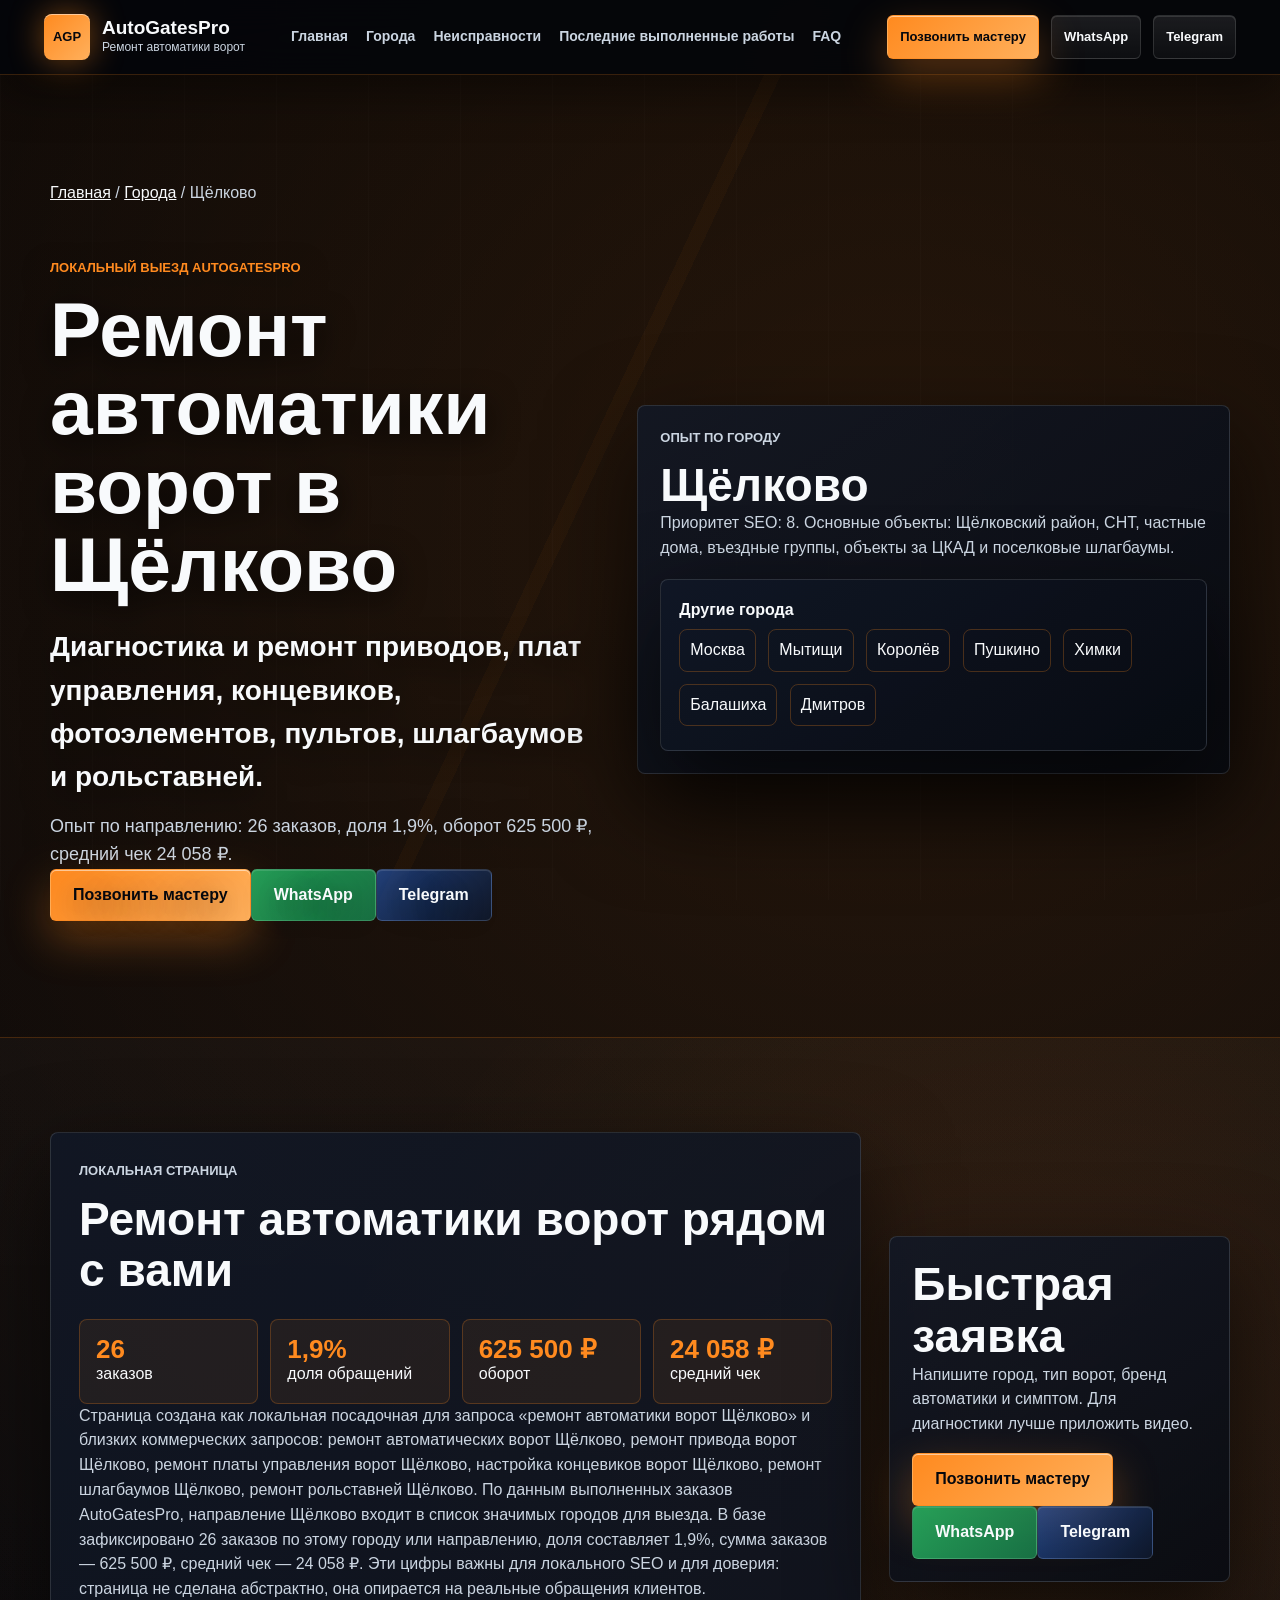
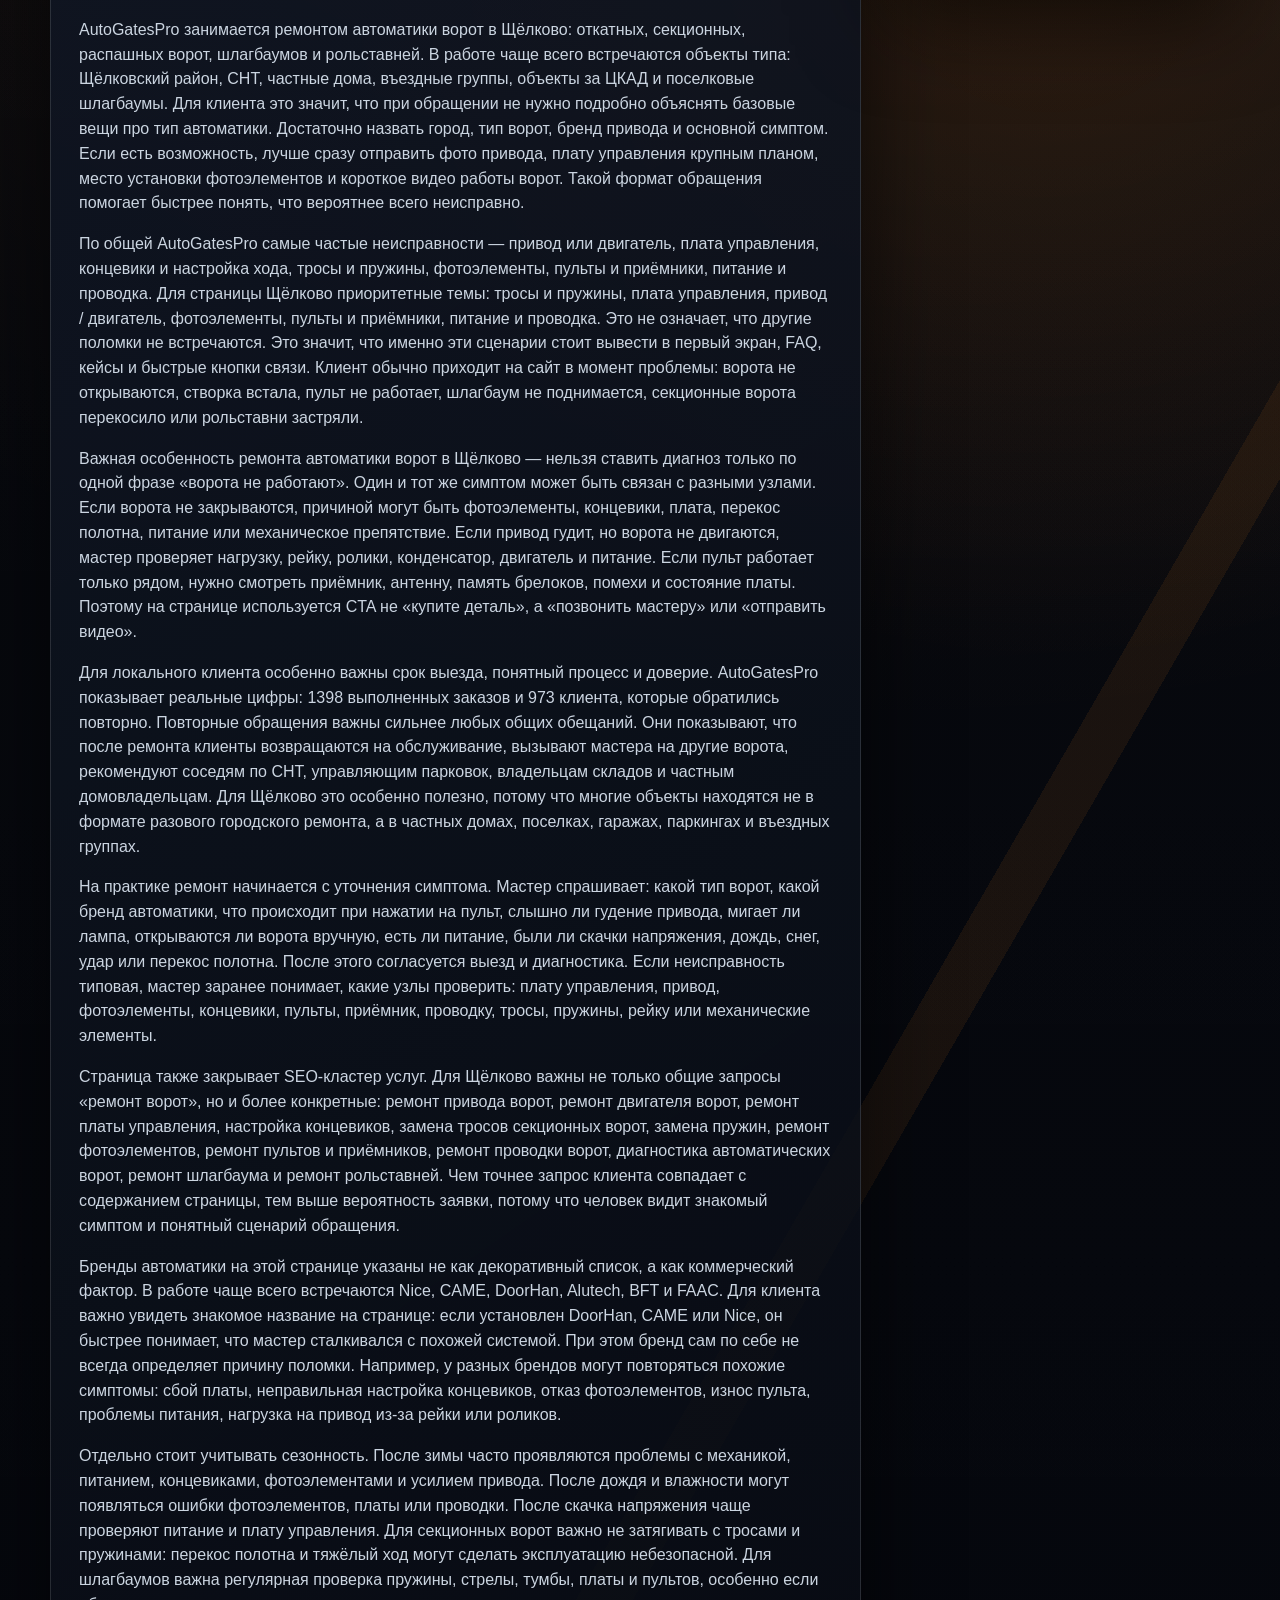
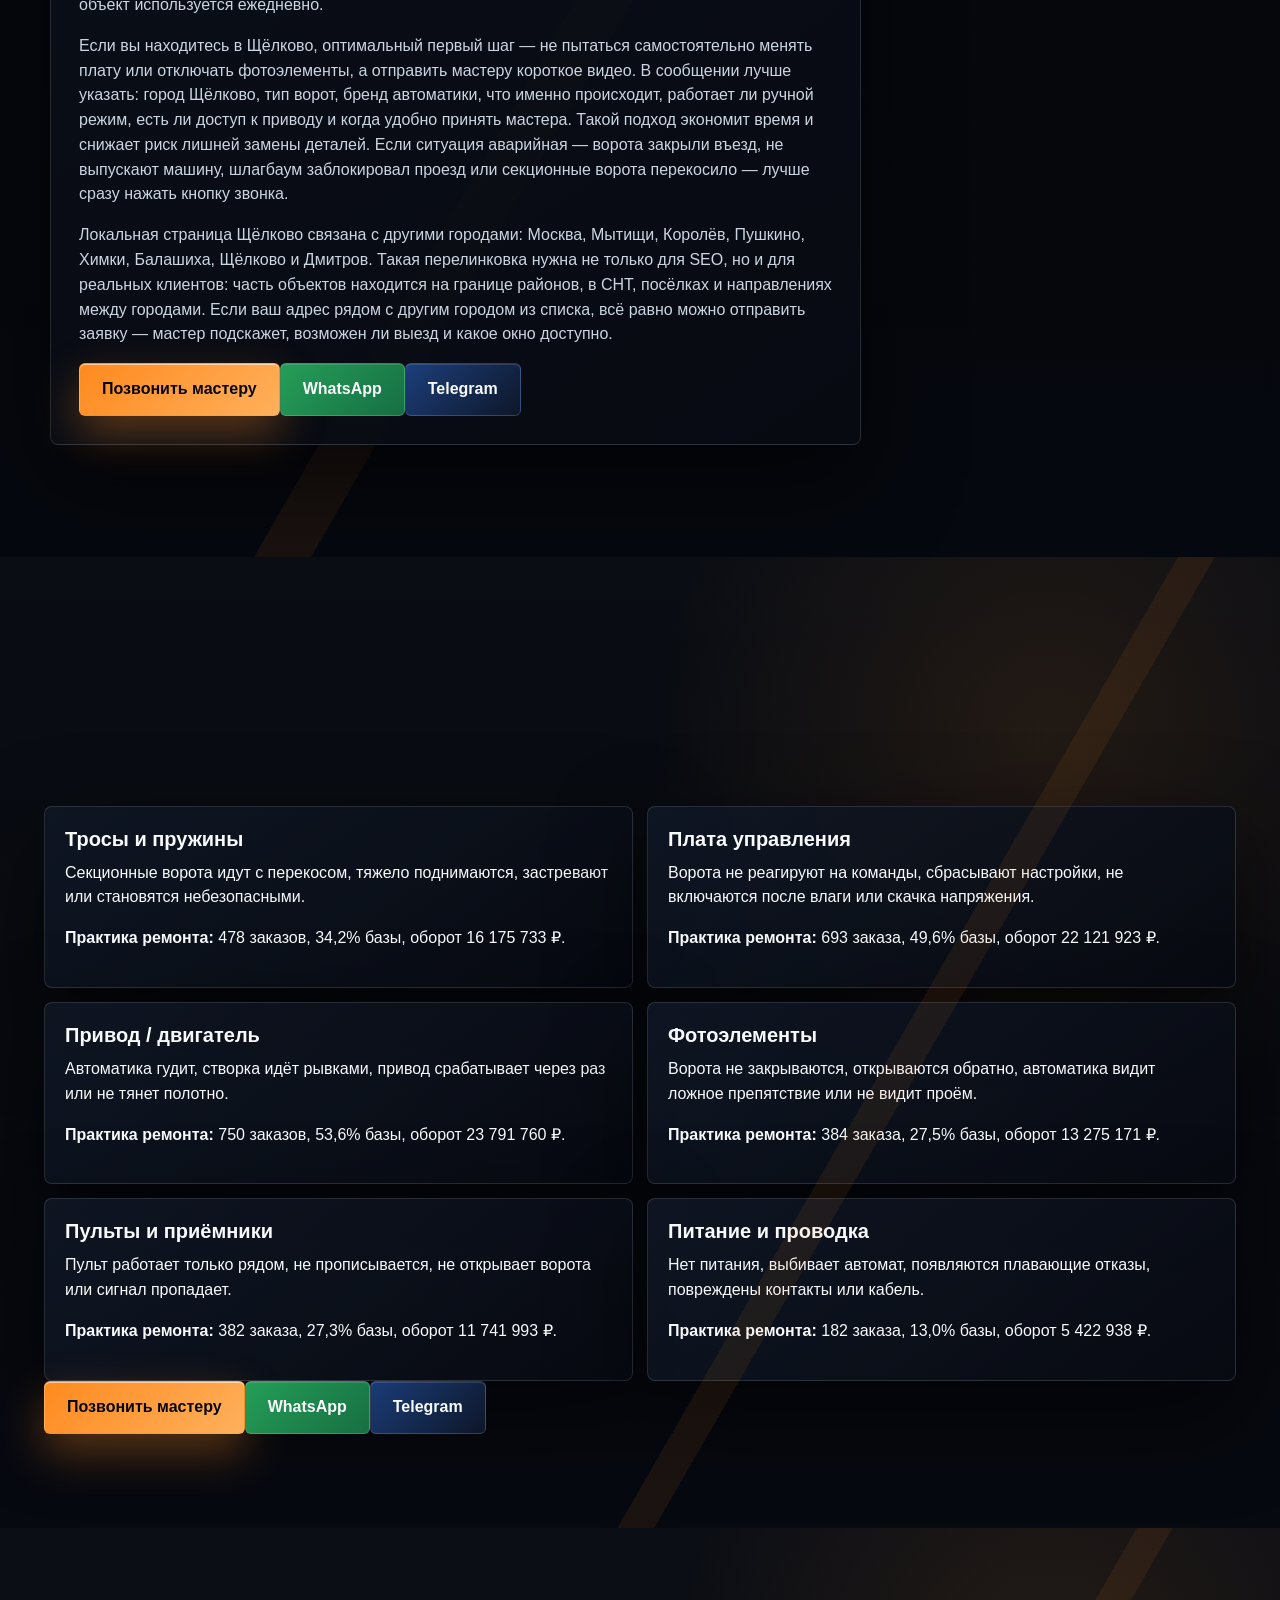
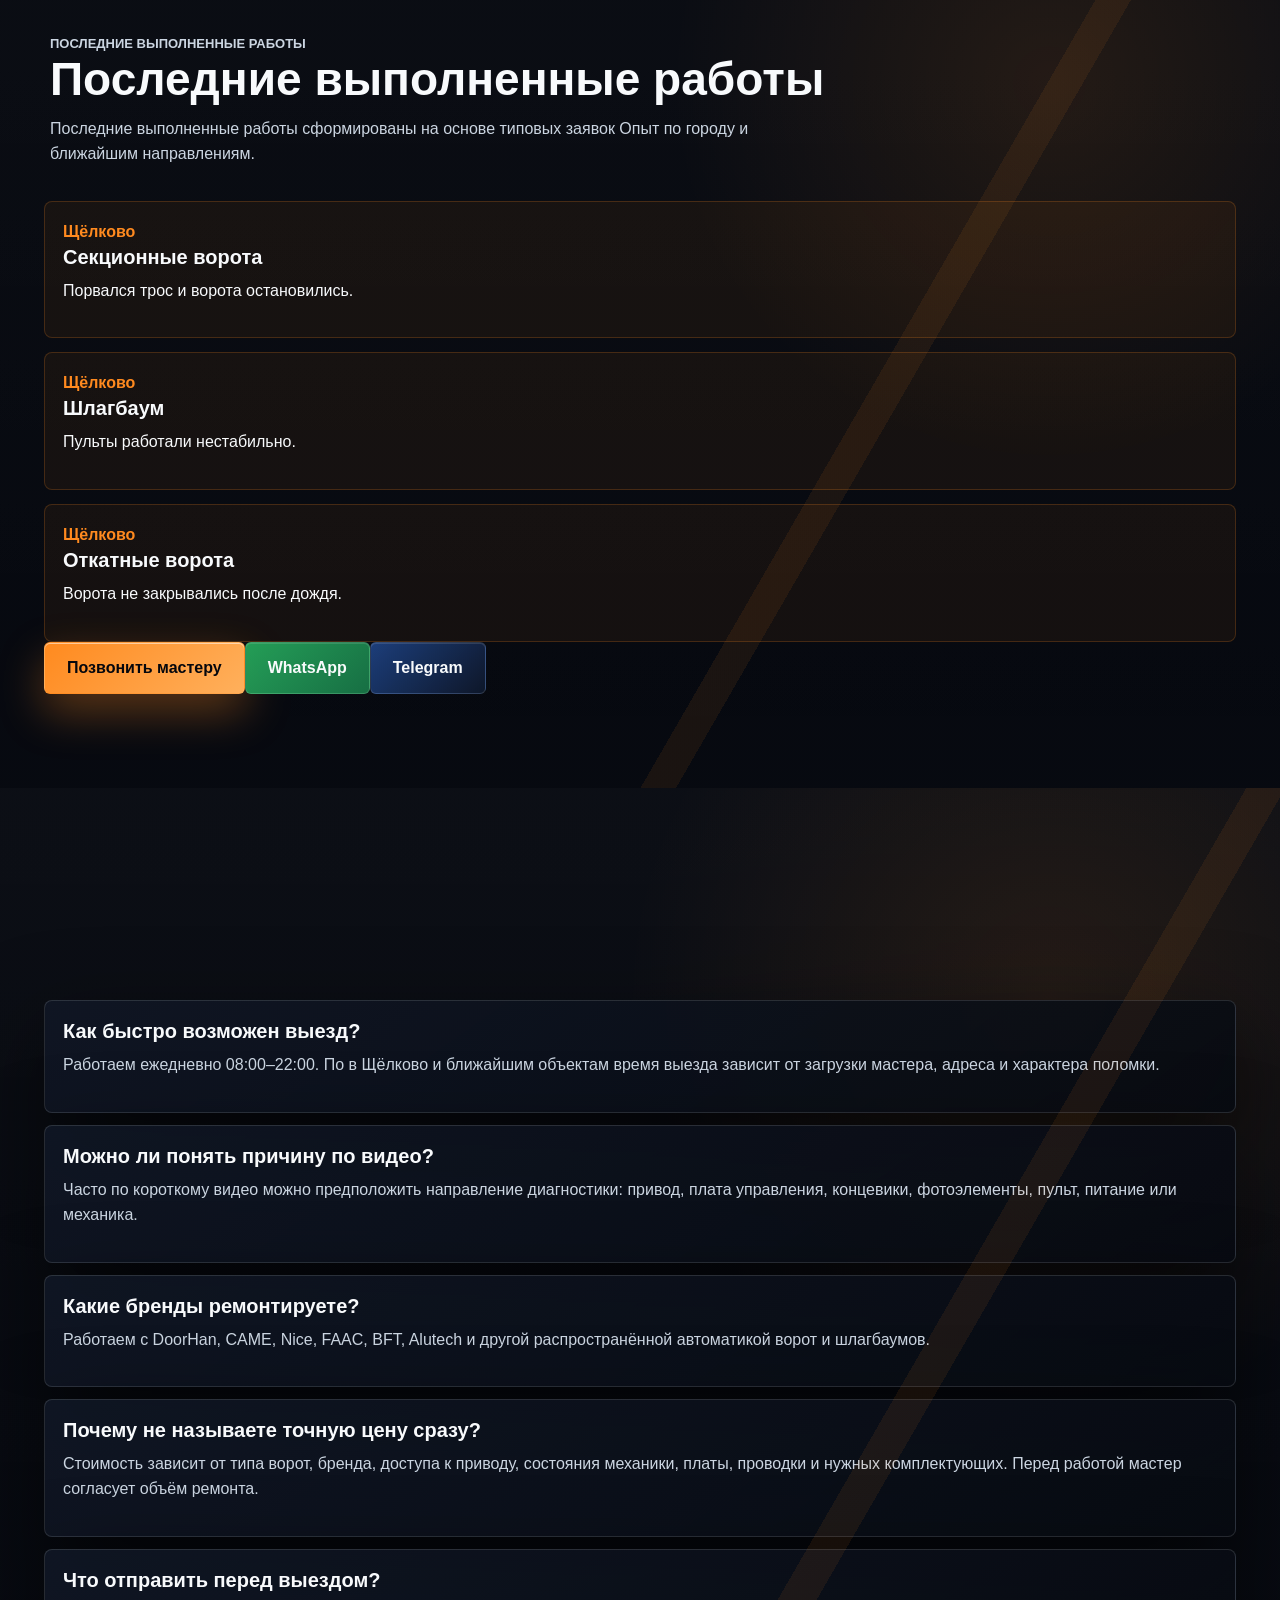
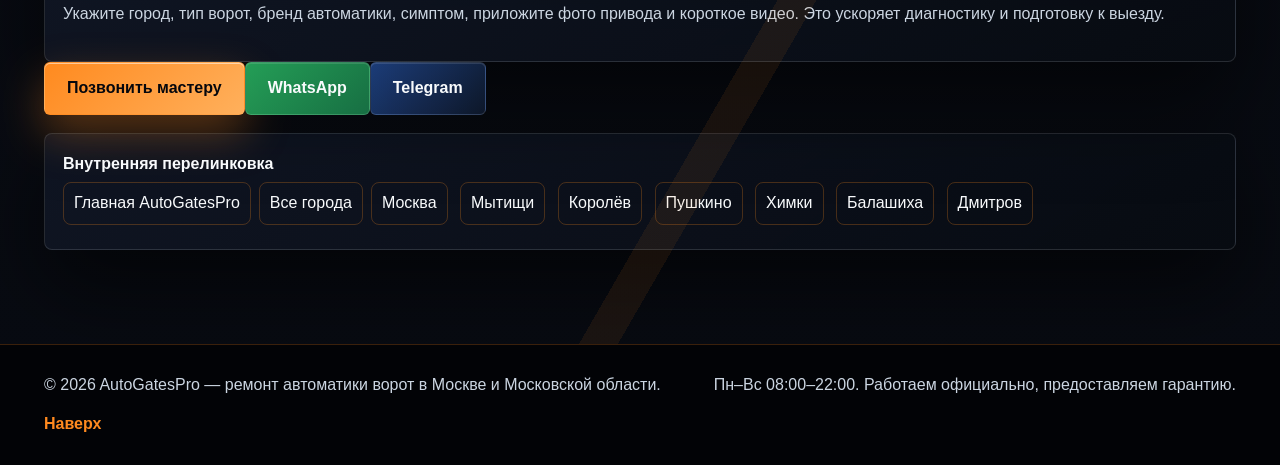
<file: schelkovo.html>
<!doctype html>
<html lang="ru">
<head><meta charset="utf-8"><meta name="yandex-verification" content="e95ba1019e352311" /><meta name="google-site-verification" content="r1am_NNc_6xuTKAyobQfMIS9OTt2IIOoBLcHMUsRklo" /><meta name="viewport" content="width=device-width, initial-scale=1"><title>Ремонт автоматики ворот Щёлково | AutoGatesPro</title><meta name="description" content="Ремонт автоматики ворот в Щёлково: приводы, платы управления, концевики, тросы, пружины, фотоэлементы, пульты, шлагбаумы и рольставни. Выполненные заказы: 26 заказов."><link rel="canonical" href="https://kochneff46.github.io/schelkovo.html"><meta property="og:type" content="website"><meta property="og:title" content="Ремонт автоматики ворот Щёлково | AutoGatesPro"><meta property="og:description" content="Ремонт автоматики ворот в Щёлково: приводы, платы управления, концевики, тросы, пружины, фотоэлементы, пульты, шлагбаумы и рольставни. Выполненные заказы: 26 заказов."><meta property="og:url" content="https://kochneff46.github.io/schelkovo.html"><meta property="og:site_name" content="AutoGatesPro"><meta property="og:locale" content="ru_RU"><link rel="stylesheet" href="styles.css"><style>.city-page.hero { min-height: auto; padding-bottom: 58px; }.city-layout { position: relative; width: min(1180px, 100%); margin: 0 auto; display: grid; grid-template-columns: minmax(0, 1fr) minmax(320px,.42fr); gap: 28px; align-items: start; }.city-aside,.city-block,.city-card,.faq-item,.local-nav { border: 1px solid var(--line); border-radius: 8px; background: linear-gradient(145deg, rgba(17,24,39,.84), rgba(8,11,18,.9)); box-shadow: var(--shadow); }.city-aside { position: sticky; top: 104px; padding: 22px; }.city-block { padding: 28px; margin-bottom: 18px; }.city-block p,.city-block li,.city-aside p,.faq-item p { color: var(--gray); }.city-stats { display: grid; grid-template-columns: repeat(4, minmax(0, 1fr)); gap: 12px; margin-top: 22px; }.city-stat { padding: 16px; border-radius: 8px; border: 1px solid rgba(255,138,31,.24); background: rgba(255,138,31,.08); }.city-stat strong { display:block; color: var(--orange); font-size: 26px; line-height: 1; }.city-grid-local { display: grid; grid-template-columns: repeat(2, minmax(0,1fr)); gap: 14px; }.city-card { padding: 20px; }.city-card h3 { color: var(--white); }.case-list { display: grid; gap: 14px; }.case-list article { padding: 18px; border-radius: 8px; border: 1px solid rgba(255,138,31,.2); background: rgba(255,138,31,.06); }.case-list span { color: var(--orange); font-weight: 900; }.faq-list { display: grid; gap: 12px; }.faq-item { padding: 18px; }.local-nav { padding: 18px; margin-top: 18px; }.local-nav a { display: inline-flex; margin: 6px 8px 6px 0; padding: 8px 10px; border: 1px solid rgba(255,138,31,.25); border-radius: 8px; text-decoration: none; color: var(--white); }.breadcrumb { position: relative; width: min(1180px,100%); margin: 0 auto 22px; color: var(--gray); }.breadcrumb a { color: var(--white); } @media (max-width: 960px) {.city-layout,.city-stats,.city-grid-local { grid-template-columns: 1fr; }.city-aside { position: static; } } </style><script type="application/ld+json">{ "@context": "https://schema.org", "@type": "LocalBusiness", "name": "AutoGatesPro", "url": "https://kochneff46.github.io/schelkovo.html", "telephone": "+79854332611", "email": "proffidoor@mail.ru", "areaServed": "Щёлково, Московская область", "address": {"@type": "PostalAddress", "addressLocality": "Щёлково", "addressRegion": "Московская область", "addressCountry": "RU"}, "openingHours": "Mo-Su 08:00-22:00", "serviceType": ["Ремонт автоматики ворот", "Ремонт приводов ворот", "Ремонт плат управления", "Настройка концевиков", "Ремонт шлагбаумов", "Ремонт рольставней"], "priceRange": "₽₽" }</script>



<!-- Yandex.Metrika counter -->
<script type="text/javascript">
(function(m,e,t,r,i,k,a){
m[i]=m[i]||function(){(m[i].a=m[i].a||[]).push(arguments)};
m[i].l=1*new Date();
for (var j = 0; j < document.scripts.length; j++) {if (document.scripts[j].src === r) { return; }}
k=e.createElement(t),a=e.getElementsByTagName(t)[0],k.async=1,k.src=r,a.parentNode.insertBefore(k,a)
})(window, document,'script','https://mc.yandex.ru/metrika/tag.js?id=109810390', 'ym');

ym(109810390, 'init', {
ssr:true,
webvisor:true,
clickmap:true,
ecommerce:"dataLayer",
referrer: document.referrer,
url: location.href,
accurateTrackBounce:true,
trackLinks:true
});
</script>
<noscript><div><img src="https://mc.yandex.ru/watch/109810390" style="position:absolute; left:-9999px;" alt="" /></div></noscript>
<!-- /Yandex.Metrika counter -->
</head>
<body class="city-page"><header class="site-header"><a class="brand" href="index.html" aria-label="AutoGatesPro"><span class="brand-mark">AGP</span><span class="brand-copy"><strong>AutoGatesPro</strong><small>Ремонт автоматики ворот</small></span></a><nav class="nav" aria-label="Навигация по сайту"><a href="index.html">Главная</a><a href="cities/">Города</a><a href="#faults">Неисправности</a><a href="#cases">Последние выполненные работы</a><a href="#faq">FAQ</a></nav><div class="header-actions" aria-label="Быстрая связь"><a class="icon-btn icon-btn-call" href="tel:+79854332611">Позвонить мастеру</a><a class="icon-btn" href="https://wa.me/79606981239" rel="nofollow noopener">WhatsApp</a><a class="icon-btn" href="https://t.me/AutoGatesPro" rel="nofollow noopener">Telegram</a></div></header><main><section class="hero"><div class="breadcrumb"><a href="index.html">Главная</a> / <a href="cities/">Города</a> / Щёлково</div><div class="hero-shell"><div class="hero-content reveal"><p class="eyebrow">Локальный выезд AutoGatesPro</p><h1>Ремонт автоматики ворот в Щёлково</h1><p class="hero-lead">Диагностика и ремонт приводов, плат управления, концевиков, фотоэлементов, пультов, шлагбаумов и рольставней.</p><p class="hero-note">Опыт по направлению: 26 заказов, доля 1,9%, оборот 625 500 ₽, средний чек 24 058 ₽.</p><div class="city-cta"><a class="btn btn-primary" href="tel:+79854332611">Позвонить мастеру</a><a class="btn btn-secondary" href="https://wa.me/79606981239" rel="nofollow noopener">WhatsApp</a><a class="btn btn-ghost" href="https://t.me/AutoGatesPro" rel="nofollow noopener">Telegram</a>
</div></div><aside class="city-aside reveal"><p class="eyebrow">Опыт по городу</p><h2>Щёлково</h2><p>Приоритет SEO: 8. Основные объекты: Щёлковский район, СНТ, частные дома, въездные группы, объекты за ЦКАД и поселковые шлагбаумы.</p><div class="local-nav"><strong>Другие города</strong><br><a href="moscow.html">Москва</a>
<a href="mytishchi.html">Мытищи</a>
<a href="korolev.html">Королёв</a>
<a href="pushkino.html">Пушкино</a>
<a href="khimki.html">Химки</a>
<a href="balashiha.html">Балашиха</a>
<a href="dmitrov.html">Дмитров</a></div></aside></div></section><section class="section"><div class="city-layout"><article class="city-block reveal"><p class="eyebrow">Локальная страница</p><h2>Ремонт автоматики ворот рядом с вами</h2><div class="city-stats"><div class="city-stat"><strong>26</strong><span>заказов</span></div><div class="city-stat"><strong>1,9%</strong><span>доля обращений</span></div><div class="city-stat"><strong>625 500 ₽</strong><span>оборот</span></div><div class="city-stat"><strong>24 058 ₽</strong><span>средний чек</span></div></div><p>Страница создана как локальная посадочная для запроса «ремонт автоматики ворот Щёлково» и близких коммерческих запросов: ремонт автоматических ворот Щёлково, ремонт привода ворот Щёлково, ремонт платы управления ворот Щёлково, настройка концевиков ворот Щёлково, ремонт шлагбаумов Щёлково, ремонт рольставней Щёлково. По данным выполненных заказов AutoGatesPro, направление Щёлково входит в список значимых городов для выезда. В базе зафиксировано 26 заказов по этому городу или направлению, доля составляет 1,9%, сумма заказов — 625 500 ₽, средний чек — 24 058 ₽. Эти цифры важны для локального SEO и для доверия: страница не сделана абстрактно, она опирается на реальные обращения клиентов.</p><p>AutoGatesPro занимается ремонтом автоматики ворот в Щёлково: откатных, секционных, распашных ворот, шлагбаумов и рольставней. В работе чаще всего встречаются объекты типа: Щёлковский район, СНТ, частные дома, въездные группы, объекты за ЦКАД и поселковые шлагбаумы. Для клиента это значит, что при обращении не нужно подробно объяснять базовые вещи про тип автоматики. Достаточно назвать город, тип ворот, бренд привода и основной симптом. Если есть возможность, лучше сразу отправить фото привода, плату управления крупным планом, место установки фотоэлементов и короткое видео работы ворот. Такой формат обращения помогает быстрее понять, что вероятнее всего неисправно.</p><p>По общей AutoGatesPro самые частые неисправности — привод или двигатель, плата управления, концевики и настройка хода, тросы и пружины, фотоэлементы, пульты и приёмники, питание и проводка. Для страницы Щёлково приоритетные темы: тросы и пружины, плата управления, привод / двигатель, фотоэлементы, пульты и приёмники, питание и проводка. Это не означает, что другие поломки не встречаются. Это значит, что именно эти сценарии стоит вывести в первый экран, FAQ, кейсы и быстрые кнопки связи. Клиент обычно приходит на сайт в момент проблемы: ворота не открываются, створка встала, пульт не работает, шлагбаум не поднимается, секционные ворота перекосило или рольставни застряли.</p><p>Важная особенность ремонта автоматики ворот в Щёлково — нельзя ставить диагноз только по одной фразе «ворота не работают». Один и тот же симптом может быть связан с разными узлами. Если ворота не закрываются, причиной могут быть фотоэлементы, концевики, плата, перекос полотна, питание или механическое препятствие. Если привод гудит, но ворота не двигаются, мастер проверяет нагрузку, рейку, ролики, конденсатор, двигатель и питание. Если пульт работает только рядом, нужно смотреть приёмник, антенну, память брелоков, помехи и состояние платы. Поэтому на странице используется CTA не «купите деталь», а «позвонить мастеру» или «отправить видео».</p><p>Для локального клиента особенно важны срок выезда, понятный процесс и доверие. AutoGatesPro показывает реальные цифры: 1398 выполненных заказов и 973 клиента, которые обратились повторно. Повторные обращения важны сильнее любых общих обещаний. Они показывают, что после ремонта клиенты возвращаются на обслуживание, вызывают мастера на другие ворота, рекомендуют соседям по СНТ, управляющим парковок, владельцам складов и частным домовладельцам. Для Щёлково это особенно полезно, потому что многие объекты находятся не в формате разового городского ремонта, а в частных домах, поселках, гаражах, паркингах и въездных группах.</p><p>На практике ремонт начинается с уточнения симптома. Мастер спрашивает: какой тип ворот, какой бренд автоматики, что происходит при нажатии на пульт, слышно ли гудение привода, мигает ли лампа, открываются ли ворота вручную, есть ли питание, были ли скачки напряжения, дождь, снег, удар или перекос полотна. После этого согласуется выезд и диагностика. Если неисправность типовая, мастер заранее понимает, какие узлы проверить: плату управления, привод, фотоэлементы, концевики, пульты, приёмник, проводку, тросы, пружины, рейку или механические элементы.</p><p>Страница также закрывает SEO-кластер услуг. Для Щёлково важны не только общие запросы «ремонт ворот», но и более конкретные: ремонт привода ворот, ремонт двигателя ворот, ремонт платы управления, настройка концевиков, замена тросов секционных ворот, замена пружин, ремонт фотоэлементов, ремонт пультов и приёмников, ремонт проводки ворот, диагностика автоматических ворот, ремонт шлагбаума и ремонт рольставней. Чем точнее запрос клиента совпадает с содержанием страницы, тем выше вероятность заявки, потому что человек видит знакомый симптом и понятный сценарий обращения.</p><p>Бренды автоматики на этой странице указаны не как декоративный список, а как коммерческий фактор. В работе чаще всего встречаются Nice, CAME, DoorHan, Alutech, BFT и FAAC. Для клиента важно увидеть знакомое название на странице: если установлен DoorHan, CAME или Nice, он быстрее понимает, что мастер сталкивался с похожей системой. При этом бренд сам по себе не всегда определяет причину поломки. Например, у разных брендов могут повторяться похожие симптомы: сбой платы, неправильная настройка концевиков, отказ фотоэлементов, износ пульта, проблемы питания, нагрузка на привод из-за рейки или роликов.</p><p>Отдельно стоит учитывать сезонность. После зимы часто проявляются проблемы с механикой, питанием, концевиками, фотоэлементами и усилием привода. После дождя и влажности могут появляться ошибки фотоэлементов, платы или проводки. После скачка напряжения чаще проверяют питание и плату управления. Для секционных ворот важно не затягивать с тросами и пружинами: перекос полотна и тяжёлый ход могут сделать эксплуатацию небезопасной. Для шлагбаумов важна регулярная проверка пружины, стрелы, тумбы, платы и пультов, особенно если объект используется ежедневно.</p><p>Если вы находитесь в Щёлково, оптимальный первый шаг — не пытаться самостоятельно менять плату или отключать фотоэлементы, а отправить мастеру короткое видео. В сообщении лучше указать: город Щёлково, тип ворот, бренд автоматики, что именно происходит, работает ли ручной режим, есть ли доступ к приводу и когда удобно принять мастера. Такой подход экономит время и снижает риск лишней замены деталей. Если ситуация аварийная — ворота закрыли въезд, не выпускают машину, шлагбаум заблокировал проезд или секционные ворота перекосило — лучше сразу нажать кнопку звонка.</p><p>Локальная страница Щёлково связана с другими городами: Москва, Мытищи, Королёв, Пушкино, Химки, Балашиха, Щёлково и Дмитров. Такая перелинковка нужна не только для SEO, но и для реальных клиентов: часть объектов находится на границе районов, в СНТ, посёлках и направлениях между городами. Если ваш адрес рядом с другим городом из списка, всё равно можно отправить заявку — мастер подскажет, возможен ли выезд и какое окно доступно.</p><div class="city-cta"><a class="btn btn-primary" href="tel:+79854332611">Позвонить мастеру</a><a class="btn btn-secondary" href="https://wa.me/79606981239" rel="nofollow noopener">WhatsApp</a><a class="btn btn-ghost" href="https://t.me/AutoGatesPro" rel="nofollow noopener">Telegram</a>
</div></article><aside class="city-aside reveal"><h2>Быстрая заявка</h2><p>Напишите город, тип ворот, бренд автоматики и симптом. Для диагностики лучше приложить видео.</p><div class="city-cta"><a class="btn btn-primary" href="tel:+79854332611">Позвонить мастеру</a><a class="btn btn-secondary" href="https://wa.me/79606981239" rel="nofollow noopener">WhatsApp</a><a class="btn btn-ghost" href="https://t.me/AutoGatesPro" rel="nofollow noopener">Telegram</a>
</div></aside></div></section><section class="section" id="faults"><div class="section-head reveal"><p class="eyebrow">Частые проблемы автоматики ворот</p><h2>Что чаще всего проверяем в Щёлково</h2><p>Список составлен по частым обращениям клиентов и практике выездов AutoGatesPro.</p></div><div class="city-grid-local"><article class="city-card"><h3>Тросы и пружины</h3><p>Секционные ворота идут с перекосом, тяжело поднимаются, застревают или становятся небезопасными.</p><p><strong>Практика ремонта:</strong> 478 заказов, 34,2% базы, оборот 16 175 733 ₽.</p></article><article class="city-card"><h3>Плата управления</h3><p>Ворота не реагируют на команды, сбрасывают настройки, не включаются после влаги или скачка напряжения.</p><p><strong>Практика ремонта:</strong> 693 заказа, 49,6% базы, оборот 22 121 923 ₽.</p></article><article class="city-card"><h3>Привод / двигатель</h3><p>Автоматика гудит, створка идёт рывками, привод срабатывает через раз или не тянет полотно.</p><p><strong>Практика ремонта:</strong> 750 заказов, 53,6% базы, оборот 23 791 760 ₽.</p></article><article class="city-card"><h3>Фотоэлементы</h3><p>Ворота не закрываются, открываются обратно, автоматика видит ложное препятствие или не видит проём.</p><p><strong>Практика ремонта:</strong> 384 заказа, 27,5% базы, оборот 13 275 171 ₽.</p></article><article class="city-card"><h3>Пульты и приёмники</h3><p>Пульт работает только рядом, не прописывается, не открывает ворота или сигнал пропадает.</p><p><strong>Практика ремонта:</strong> 382 заказа, 27,3% базы, оборот 11 741 993 ₽.</p></article><article class="city-card"><h3>Питание и проводка</h3><p>Нет питания, выбивает автомат, появляются плавающие отказы, повреждены контакты или кабель.</p><p><strong>Практика ремонта:</strong> 182 заказа, 13,0% базы, оборот 5 422 938 ₽.</p></article></div><div class="city-cta"><a class="btn btn-primary" href="tel:+79854332611">Позвонить мастеру</a><a class="btn btn-secondary" href="https://wa.me/79606981239" rel="nofollow noopener">WhatsApp</a><a class="btn btn-ghost" href="https://t.me/AutoGatesPro" rel="nofollow noopener">Telegram</a>
</div></section><section class="section" id="cases"><div class="section-head reveal"><p class="eyebrow">Последние выполненные работы</p><h2>Последние выполненные работы</h2><p>Последние выполненные работы сформированы на основе типовых заявок Опыт по городу и ближайшим направлениям.</p></div><div class="case-list"><article><span>Щёлково</span><h3>Секционные ворота</h3><p>Порвался трос и ворота остановились.</p></article><article><span>Щёлково</span><h3>Шлагбаум</h3><p>Пульты работали нестабильно.</p></article><article><span>Щёлково</span><h3>Откатные ворота</h3><p>Ворота не закрывались после дождя.</p></article></div><div class="city-cta"><a class="btn btn-primary" href="tel:+79854332611">Позвонить мастеру</a><a class="btn btn-secondary" href="https://wa.me/79606981239" rel="nofollow noopener">WhatsApp</a><a class="btn btn-ghost" href="https://t.me/AutoGatesPro" rel="nofollow noopener">Telegram</a>
</div></section><section class="section" id="faq"><div class="section-head reveal"><p class="eyebrow">FAQ</p><h2>Вопросы по ремонту автоматики ворот в Щёлково</h2></div><div class="faq-list"><div class="faq-item"><h3>Как быстро возможен выезд?</h3><p>Работаем ежедневно 08:00–22:00. По в Щёлково и ближайшим объектам время выезда зависит от загрузки мастера, адреса и характера поломки.</p></div>
<div class="faq-item"><h3>Можно ли понять причину по видео?</h3><p>Часто по короткому видео можно предположить направление диагностики: привод, плата управления, концевики, фотоэлементы, пульт, питание или механика.</p></div>
<div class="faq-item"><h3>Какие бренды ремонтируете?</h3><p>Работаем с DoorHan, CAME, Nice, FAAC, BFT, Alutech и другой распространённой автоматикой ворот и шлагбаумов.</p></div>
<div class="faq-item"><h3>Почему не называете точную цену сразу?</h3><p>Стоимость зависит от типа ворот, бренда, доступа к приводу, состояния механики, платы, проводки и нужных комплектующих. Перед работой мастер согласует объём ремонта.</p></div>
<div class="faq-item"><h3>Что отправить перед выездом?</h3><p>Укажите город, тип ворот, бренд автоматики, симптом, приложите фото привода и короткое видео. Это ускоряет диагностику и подготовку к выезду.</p></div></div><div class="city-cta"><a class="btn btn-primary" href="tel:+79854332611">Позвонить мастеру</a><a class="btn btn-secondary" href="https://wa.me/79606981239" rel="nofollow noopener">WhatsApp</a><a class="btn btn-ghost" href="https://t.me/AutoGatesPro" rel="nofollow noopener">Telegram</a>
</div><div class="local-nav"><strong>Внутренняя перелинковка</strong><br><a href="index.html">Главная AutoGatesPro</a><a href="cities/">Все города</a><a href="moscow.html">Москва</a>
<a href="mytishchi.html">Мытищи</a>
<a href="korolev.html">Королёв</a>
<a href="pushkino.html">Пушкино</a>
<a href="khimki.html">Химки</a>
<a href="balashiha.html">Балашиха</a>
<a href="dmitrov.html">Дмитров</a></div></section></main><footer class="site-footer"><p>© <span id="year"></span> AutoGatesPro — ремонт автоматики ворот в Москве и Московской области.</p><p>Пн–Вс 08:00–22:00. Работаем официально, предоставляем гарантию.</p><a href="#top">Наверх</a></footer><script src="script.js"></script>
</body>
</html>
</file>
<file: styles.css>
/* AutoGatesPro premium industrial visual system */
:root {
  --bg: #05070d;
  --bg-2: #080b12;
  --graphite: #111827;
  --metal: #1d2430;
  --orange: #ff8a1f;
  --orange-2: #ffb05c;
  --white: #f8fafc;
  --gray: #cbd5e1;
  --muted: #94a3b8;
  --line: rgba(248, 250, 252, 0.13);
  --line-strong: rgba(255, 138, 31, 0.36);
  --shadow: 0 34px 90px rgba(0, 0, 0, 0.62);
}

* { box-sizing: border-box; }
html { scroll-behavior: smooth; }
body {
  margin: 0;
  overflow-x: hidden;
  font-family: Arial, Helvetica, sans-serif;
  color: var(--white);
  background:
    radial-gradient(circle at 70% 8%, rgba(255, 138, 31, 0.14), transparent 28%),
    linear-gradient(180deg, #020306 0%, var(--bg) 42%, #080b12 100%);
  line-height: 1.55;
}
body::before {
  content: "";
  position: fixed;
  inset: 0;
  z-index: -1;
  background:
    linear-gradient(115deg, transparent 0 47%, rgba(255, 138, 31, 0.055) 47% 48%, transparent 48% 100%),
    repeating-linear-gradient(90deg, rgba(255,255,255,.025) 0 1px, transparent 1px 92px);
  opacity: .72;
}
img { display: block; max-width: 100%; }
a { color: inherit; }

.site-header {
  position: sticky;
  top: 0;
  z-index: 50;
  display: grid;
  grid-template-columns: auto 1fr auto;
  align-items: center;
  gap: 22px;
  padding: 14px 44px;
  background: rgba(3, 5, 10, 0.86);
  border-bottom: 1px solid rgba(255, 138, 31, 0.2);
  box-shadow: 0 18px 46px rgba(0,0,0,.42);
  backdrop-filter: blur(18px);
}
.brand,
.nav a,
.icon-btn,
.btn,
.mini-cta a,
.contact-action,
.social-btn,
.site-footer a { text-decoration: none; }
.brand { display: inline-flex; align-items: center; gap: 12px; min-width: 0; }
.brand-mark {
  display: grid;
  place-items: center;
  width: 46px;
  height: 46px;
  color: #05070d;
  background: linear-gradient(135deg, var(--orange), var(--orange-2));
  border-radius: 8px;
  font-size: 13px;
  font-weight: 900;
  box-shadow: 0 0 34px rgba(255, 138, 31, .48), inset 0 1px 0 rgba(255,255,255,.5);
}
.brand-copy { display: grid; }
.brand-copy strong { font-size: 19px; line-height: 1.05; }
.brand-copy small,
.nav a,
.hero-note,
.cta-help,
.section-head p,
.fault-card p,
.fault-card li,
.brand-card span,
.repeat-panel p,
.repeat-list span,
.direction-card p,
.case-card p,
.case-card span,
.contacts p,
.site-footer { color: var(--gray); }
.brand-copy small { font-size: 12px; }
.nav { display: flex; justify-content: center; gap: 18px; font-size: 14px; font-weight: 800; }
.nav a { position: relative; white-space: nowrap; }
.nav a::after {
  content: "";
  position: absolute;
  left: 0;
  right: 0;
  bottom: -7px;
  height: 2px;
  background: var(--orange);
  transform: scaleX(0);
  transition: transform .22s ease;
}
.nav a:hover { color: var(--white); }
.nav a:hover::after { transform: scaleX(1); }
.header-actions,
.hero-actions,
.section-cta,
.mini-cta,
.social-links { display: flex; flex-wrap: wrap; align-items: center; gap: 12px; }
.header-actions { justify-content: flex-end; }

.icon-btn,
.btn,
.mini-cta a,
.contact-action,
.social-btn {
  display: inline-flex;
  align-items: center;
  justify-content: center;
  min-height: 44px;
  border: 1px solid var(--line);
  border-radius: 6px;
  background: linear-gradient(180deg, rgba(255,255,255,.09), rgba(255,255,255,.035));
  color: var(--white);
  font-weight: 900;
  box-shadow: inset 0 1px 0 rgba(255,255,255,.12);
  transition: transform .22s ease, border-color .22s ease, box-shadow .22s ease, background .22s ease;
}
.icon-btn { padding: 10px 12px; font-size: 13px; white-space: nowrap; }
.btn, .contact-action { min-height: 52px; padding: 13px 22px; }
.mini-cta a { min-height: 38px; padding: 9px 11px; font-size: 13px; }
.icon-btn:hover,
.btn:hover,
.mini-cta a:hover,
.contact-action:hover,
.social-btn:hover {
  transform: translateY(-2px);
  border-color: rgba(255,138,31,.68);
  box-shadow: 0 0 28px rgba(255,138,31,.24), inset 0 1px 0 rgba(255,255,255,.14);
}
.icon-btn-call,
.btn-primary,
.contact-action.primary {
  border-color: transparent;
  background: linear-gradient(135deg, var(--orange), var(--orange-2));
  color: #05070d;
  box-shadow: 0 18px 44px rgba(255,138,31,.34), inset 0 1px 0 rgba(255,255,255,.52);
}
.btn-secondary { background: linear-gradient(135deg, rgba(38, 166, 91, .95), rgba(25, 120, 72, .92)); }
.btn-ghost { background: linear-gradient(135deg, rgba(39, 87, 173, .68), rgba(15, 25, 45, .88)); }

.btn-max {
  border-color: #A78BFA;
  color: #fff;
  background: linear-gradient(135deg, #7B3FF2, #4C1D95);
  box-shadow: 0 18px 42px rgba(123, 63, 242, 0.32), inset 0 1px 0 rgba(255,255,255,.22);
}
.btn-max:hover {
  border-color: #A78BFA;
  background: linear-gradient(135deg, #A78BFA, #7B3FF2);
  box-shadow: 0 0 34px rgba(167, 139, 250, 0.36), 0 18px 42px rgba(76, 29, 149, 0.42), inset 0 1px 0 rgba(255,255,255,.28);
}

.header-whatsapp {
  border-color: rgba(37, 211, 102, 0.72);
  color: #fff;
  background: linear-gradient(135deg, #25D366, #128C7E);
  box-shadow: 0 18px 42px rgba(37, 211, 102, 0.28), inset 0 1px 0 rgba(255,255,255,.22);
}
.header-whatsapp:hover {
  border-color: rgba(37, 211, 102, 0.95);
  background: linear-gradient(135deg, #35E978, #128C7E);
  box-shadow: 0 0 34px rgba(37, 211, 102, 0.34), 0 18px 42px rgba(18, 140, 126, 0.38), inset 0 1px 0 rgba(255,255,255,.28);
}
.header-telegram {
  border-color: rgba(42, 171, 238, 0.72);
  color: #fff;
  background: linear-gradient(135deg, #2AABEE, #1D4ED8);
  box-shadow: 0 18px 42px rgba(42, 171, 238, 0.28), inset 0 1px 0 rgba(255,255,255,.22);
}
.header-telegram:hover {
  border-color: rgba(42, 171, 238, 0.95);
  background: linear-gradient(135deg, #5CC8FF, #2563EB);
  box-shadow: 0 0 34px rgba(42, 171, 238, 0.34), 0 18px 42px rgba(29, 78, 216, 0.38), inset 0 1px 0 rgba(255,255,255,.28);
}

.hero {
  position: relative;
  min-height: 760px;
  overflow: hidden;
  padding: 106px 44px 86px;
  border-bottom: 1px solid rgba(255,138,31,.22);
}
.hero-bg {
  position: absolute;
  inset: 0;
  z-index: 0;
}
.hero-bg img {
  width: 100%;
  height: 100%;
  object-fit: cover;
  filter: saturate(1.08) contrast(1.05);
}
.hero-bg::after {
  content: "";
  position: absolute;
  inset: 0;
  background:
    linear-gradient(90deg, rgba(2,3,6,.94) 0%, rgba(2,3,6,.78) 35%, rgba(2,3,6,.18) 76%, rgba(2,3,6,.64) 100%),
    linear-gradient(180deg, rgba(2,3,6,.18), rgba(2,3,6,.74));
}
.industrial-glow {
  position: absolute;
  right: -18vw;
  top: 7%;
  width: 62vw;
  height: 62vw;
  background: radial-gradient(circle, rgba(255,138,31,.34), transparent 58%);
  filter: blur(12px);
  pointer-events: none;
}
.spark-field { position: absolute; inset: 0; overflow: hidden; pointer-events: none; }
.spark-field i {
  position: absolute;
  width: 3px;
  height: 34px;
  border-radius: 999px;
  background: #ffb05c;
  box-shadow: 0 0 18px rgba(255,138,31,.9);
  transform: rotate(42deg);
  animation: spark 2.9s ease-in-out infinite;
}
.spark-field i:nth-child(1) { right: 18%; top: 17%; }
.spark-field i:nth-child(2) { right: 9%; top: 42%; animation-delay: .3s; }
.spark-field i:nth-child(3) { right: 36%; top: 67%; animation-delay: .6s; }
.spark-field i:nth-child(4) { left: 48%; top: 24%; animation-delay: .9s; }
.spark-field i:nth-child(5) { left: 12%; bottom: 16%; animation-delay: 1.2s; }
.spark-field i:nth-child(6) { right: 52%; bottom: 11%; animation-delay: 1.5s; }
@keyframes spark {
  0%, 100% { opacity: .18; transform: translateY(0) rotate(42deg) scale(.72); }
  48% { opacity: 1; transform: translateY(-14px) rotate(42deg) scale(1); }
}

.hero-shell,
.section > .section-head,
.proof-grid,
.fault-grid,
.brand-grid,
.equipment-showcase,
.repeat-panel,
.direction-grid,
.case-grid,
.process-grid,
.section-cta,
.contacts,
.social-section > .section-head,
.social-links {
  position: relative;
  z-index: 2;
  width: min(1180px, 100%);
  margin-left: auto;
  margin-right: auto;
}
.hero-shell {
  display: grid;
  grid-template-columns: minmax(0, .92fr) minmax(420px, 1fr);
  align-items: center;
  gap: 42px;
}
.hero-content {
  padding: 30px 0;
  text-shadow: 0 8px 30px rgba(0,0,0,.72);
}
.hero-equipment {
  overflow: hidden;
  min-height: 500px;
  border: 1px solid rgba(255,138,31,.28);
  border-radius: 10px;
  box-shadow: var(--shadow), 0 0 64px rgba(255,138,31,.18);
  transform: perspective(1200px) rotateY(-5deg);
}
.hero-equipment img {
  width: 100%;
  height: 100%;
  min-height: 500px;
  object-fit: cover;
  object-position: 68% center;
}
.hero-equipment::after,
.equipment-showcase::after,
.section-backdrop::after {
  content: "";
  position: absolute;
  inset: 0;
  border: 1px solid rgba(255,255,255,.13);
  pointer-events: none;
}

.eyebrow {
  margin: 0 0 12px;
  color: var(--orange);
  font-size: 13px;
  font-weight: 900;
  text-transform: uppercase;
  letter-spacing: 0;
}
h1, h2, h3, p { overflow-wrap: anywhere; }
h1 { margin: 0; max-width: 780px; font-size: clamp(44px, 6vw, 78px); line-height: 1.02; letter-spacing: 0; }
h2 { margin: 0; font-size: clamp(30px, 3.6vw, 48px); line-height: 1.12; letter-spacing: 0; }
h3 { margin: 0 0 10px; font-size: 20px; line-height: 1.2; letter-spacing: 0; }
p { margin-top: 0; }
.hero-lead { margin: 22px 0 0; color: var(--white); font-size: clamp(20px, 2.2vw, 28px); font-weight: 900; }
.hero-note { max-width: 680px; margin: 14px 0 0; font-size: 18px; }
.hero-actions { margin-top: 32px; }
.cta-help { max-width: 620px; margin: 16px 0 0; }

.section {
  position: relative;
  overflow: hidden;
  padding: 94px 44px;
  background:
    linear-gradient(180deg, rgba(255,255,255,.025), transparent),
    radial-gradient(circle at 82% 18%, rgba(255,138,31,.1), transparent 30%);
}
.section::before {
  content: "";
  position: absolute;
  inset: 0;
  background: linear-gradient(120deg, transparent 0 64%, rgba(255,138,31,.08) 64% 66%, transparent 66% 100%);
  pointer-events: none;
}
.section-head { margin-bottom: 34px; }
.section-head p { max-width: 760px; margin: 12px 0 0; }
.section-backdrop {
  position: absolute;
  inset: 0;
  opacity: .44;
}
.section-backdrop img { width: 100%; height: 100%; object-fit: cover; }
.section-backdrop::after {
  background:
    linear-gradient(90deg, rgba(2,3,6,.88), rgba(2,3,6,.42), rgba(2,3,6,.9)),
    linear-gradient(180deg, rgba(2,3,6,.4), rgba(2,3,6,.88));
}

.proof-grid,
.fault-grid,
.brand-grid,
.direction-grid,
.case-grid {
  display: grid;
  gap: 18px;
}
.proof-grid { grid-template-columns: repeat(4, 1fr); }
.proof-card,
.fault-card,
.brand-card,
.direction-card,
.case-card,
.repeat-panel,
.contact-card,
.process-grid span,
.social-btn {
  position: relative;
  overflow: hidden;
  border: 1px solid rgba(255,255,255,.13);
  border-radius: 10px;
  background:
    linear-gradient(145deg, rgba(255,255,255,.09), rgba(255,255,255,.025)),
    linear-gradient(180deg, rgba(17,24,39,.92), rgba(5,7,13,.94));
  box-shadow: 0 24px 60px rgba(0,0,0,.38), inset 0 1px 0 rgba(255,255,255,.11);
}
.proof-card::before,
.fault-card::before,
.brand-card::before,
.direction-card::before,
.case-card::before,
.repeat-panel::before,
.contact-card::before {
  content: "";
  position: absolute;
  inset: 0;
  background: linear-gradient(135deg, rgba(255,138,31,.18), transparent 38%);
  opacity: .65;
  pointer-events: none;
}
.proof-card { min-height: 170px; padding: 26px; display: grid; align-content: end; }
.proof-card strong { display: block; color: var(--white); font-size: clamp(34px, 4vw, 54px); line-height: 1; }
.proof-card span { color: var(--gray); font-weight: 800; }

.fault-grid { grid-template-columns: repeat(3, 1fr); align-items: stretch; }
.fault-card { padding: 0 20px 20px; }
.fault-visual {
  height: 158px;
  margin: 0 -20px 20px;
  background-image:
    linear-gradient(180deg, rgba(5,7,13,.03), rgba(5,7,13,.86)),
    var(--fault-image);
  background-size: auto, cover;
  background-position: center;
  border-bottom: 1px solid rgba(255,138,31,.25);
  filter: saturate(1.08) contrast(1.04);
}
.fault-card h3, .fault-card p, .fault-card ul, .fault-card .mini-cta { position: relative; z-index: 1; }
.fault-card ul { margin: 0 0 18px; padding-left: 18px; }
.fault-card li { margin: 5px 0; }
.fault-drive { --fault-image: url("assets/images/fault-drive-real.png"); }
.fault-board { --fault-image: url("assets/images/fault-board-real.png"); }
.fault-limit { --fault-image: url("assets/images/fault-limit-real.png"); }
.fault-spring { --fault-image: url("assets/images/fault-spring-real.png"); }
.fault-photo { --fault-image: url("assets/images/fault-photo-real.png"); }
.fault-remote { --fault-image: url("assets/images/fault-remote-real.png"); }
.fault-wiring { --fault-image: url("assets/images/fault-wiring-real.png"); }

.equipment-showcase {
  overflow: hidden;
  margin-bottom: 22px;
  border-radius: 12px;
  border: 1px solid rgba(255,138,31,.3);
  box-shadow: var(--shadow), 0 0 60px rgba(255,138,31,.16);
}
.equipment-showcase img { width: 100%; height: clamp(260px, 38vw, 460px); object-fit: cover; object-position: center; }
.brand-showcase-lead,
.brand-showcase-note {
  position: relative;
  z-index: 2;
  width: min(1180px, 100%);
  margin: 0 auto 22px;
  color: var(--white);
  font-size: 20px;
  font-weight: 900;
}
.brand-showcase-note {
  margin-top: 24px;
  margin-bottom: 0;
  color: var(--gray);
  text-align: center;
}
.brand-grid { grid-template-columns: repeat(3, 1fr); }
.brand-card {
  min-height: 360px;
  padding: 0 20px 22px;
  display: grid;
  align-content: end;
  border-color: rgba(255,138,31,.2);
  transition: transform .24s ease, box-shadow .24s ease, border-color .24s ease;
}
.brand-card:hover {
  transform: translateY(-5px) scale(1.015);
  border-color: rgba(255,138,31,.62);
  box-shadow: 0 28px 72px rgba(0,0,0,.5), 0 0 42px rgba(255,138,31,.2), inset 0 1px 0 rgba(255,255,255,.14);
}
.brand-media {
  position: relative;
  z-index: 1;
  height: 210px;
  margin: 0 -20px 20px;
  overflow: hidden;
  border-bottom: 1px solid rgba(255,138,31,.25);
  background: #05070d;
}
.brand-media::after {
  content: "";
  position: absolute;
  inset: 0;
  background: linear-gradient(180deg, rgba(5,7,13,0), rgba(5,7,13,.56));
  pointer-events: none;
}
.brand-media img {
  width: 100%;
  height: 100%;
  object-fit: cover;
  filter: saturate(1.08) contrast(1.04);
  transition: transform .28s ease;
}
.brand-card:hover .brand-media img { transform: scale(1.045); }
.brand-card strong { position: relative; z-index: 1; font-size: 28px; }
.brand-card em {
  position: relative;
  z-index: 1;
  display: block;
  margin: 0 0 8px;
  color: var(--orange);
  font-style: normal;
  font-weight: 900;
}
.brand-card span { position: relative; z-index: 1; color: var(--gray); font-weight: 800; }

.repeat-section,
.directions-section,
.works-section,
.process-section,
.contacts,
.social-section {
  background:
    radial-gradient(circle at 24% 20%, rgba(255,138,31,.13), transparent 31%),
    linear-gradient(180deg, #080b12, #05070d);
}
.repeat-panel {
  display: grid;
  grid-template-columns: 1fr 1fr;
  gap: 26px;
  padding: 34px;
  border-color: rgba(255,138,31,.26);
}
.repeat-panel > * { position: relative; z-index: 1; }
.repeat-list { display: grid; gap: 12px; }
.repeat-list span {
  padding: 14px 16px;
  border-left: 3px solid var(--orange);
  background: rgba(255,255,255,.055);
  font-weight: 800;
}
.direction-grid { grid-template-columns: repeat(5, 1fr); }
.direction-card { min-height: 230px; padding: 24px; display: grid; align-content: end; }
.direction-card::after {
  content: "";
  position: absolute;
  left: 20px;
  right: 20px;
  top: 20px;
  height: 72px;
  background:
    linear-gradient(90deg, var(--orange), transparent),
    repeating-linear-gradient(90deg, rgba(255,255,255,.32) 0 2px, transparent 2px 13px);
  clip-path: polygon(0 36%, 82% 36%, 82% 12%, 100% 50%, 82% 88%, 82% 64%, 0 64%);
  opacity: .75;
}
.direction-card h3, .direction-card p { position: relative; z-index: 1; }
.case-grid { grid-template-columns: repeat(3, 1fr); }
.case-card { min-height: 190px; padding: 24px; display: grid; align-content: end; }
.case-card span { position: relative; z-index: 1; color: var(--orange); font-weight: 900; text-transform: uppercase; font-size: 12px; }
.case-card h3, .case-card p { position: relative; z-index: 1; }
.case-card:nth-child(odd) { background-image: linear-gradient(145deg, rgba(255,255,255,.09), rgba(255,255,255,.025)), url("assets/images/agp-trust-gates.png"); background-size: auto, cover; background-position: center; }
.case-card:nth-child(even) { background-image: linear-gradient(145deg, rgba(255,255,255,.09), rgba(255,255,255,.025)), url("assets/images/agp-hero-industrial.png"); background-size: auto, cover; background-position: center; }
.case-card::after {
  content: "";
  position: absolute;
  inset: 0;
  background: linear-gradient(180deg, rgba(5,7,13,.18), rgba(5,7,13,.9));
}
.case-card > * { position: relative; z-index: 1; }

.process-grid { display: grid; grid-template-columns: repeat(6, 1fr); gap: 14px; }
.process-grid span {
  min-height: 92px;
  padding: 18px;
  display: grid;
  place-items: center;
  text-align: center;
  font-weight: 900;
  color: var(--white);
}
.section-cta { justify-content: center; margin-top: 30px; }
.contacts {
  width: min(1180px, calc(100% - 88px));
  margin: 34px auto 0;
  padding: 42px;
  border: 1px solid rgba(255,138,31,.28);
  border-radius: 12px;
  box-shadow: var(--shadow);
}
.contacts h2 { max-width: 780px; }
.contact-card { display: flex; flex-wrap: wrap; gap: 12px; padding: 18px; margin-top: 20px; }
.social-section { padding: 80px 44px; }
.social-links { justify-content: center; }
.social-btn { min-width: 150px; padding: 14px 18px; }
.site-footer {
  display: flex;
  flex-wrap: wrap;
  justify-content: space-between;
  gap: 14px;
  padding: 28px 44px;
  border-top: 1px solid rgba(255,138,31,.22);
  background: #020306;
}
.site-footer p { margin: 0; }
.site-footer a { color: var(--orange); font-weight: 900; }

.reveal { opacity: 0; transform: translateY(22px); transition: opacity .7s ease, transform .7s ease; }
.reveal.is-visible { opacity: 1; transform: translateY(0); }

@media (max-width: 1120px) {
  .site-header { grid-template-columns: 1fr; padding: 14px 22px; }
  .nav, .header-actions { justify-content: flex-start; }
  .hero-shell { grid-template-columns: 1fr; }
  .hero-equipment { transform: none; min-height: 360px; }
  .hero-equipment img { min-height: 360px; }
  .proof-grid, .brand-grid { grid-template-columns: repeat(2, 1fr); }
  .fault-grid, .case-grid { grid-template-columns: repeat(2, 1fr); }
  .direction-grid { grid-template-columns: repeat(2, 1fr); }
  .process-grid { grid-template-columns: repeat(3, 1fr); }
}
@media (max-width: 720px) {
  .site-header {
    position: relative;
    align-items: stretch;
    gap: 14px;
    padding-left: 18px;
    padding-right: 18px;
    overflow: hidden;
  }
  .brand { max-width: 100%; }
  .brand-copy { min-width: 0; }
  .brand-copy strong,
  .brand-copy small { overflow-wrap: anywhere; }
  .nav {
    width: 100%;
    max-width: 100%;
    flex-wrap: wrap;
    justify-content: flex-start;
    gap: 8px;
    font-size: 12px;
  }
  .nav a {
    white-space: normal;
    line-height: 1.15;
  }
  .header-actions {
    width: 100%;
    max-width: 100%;
    display: grid;
    grid-template-columns: repeat(2, minmax(0, 1fr));
    gap: 10px;
  }
  .header-actions .icon-btn {
    width: 100%;
    min-width: 0;
    white-space: normal;
    text-align: center;
  }
  .icon-btn { width: 100%; }
  .hero, .section, .social-section { padding-left: 18px; padding-right: 18px; }
  .hero { min-height: auto; padding-top: 62px; }
  .hero-bg::after { background: linear-gradient(180deg, rgba(2,3,6,.9), rgba(2,3,6,.76)); }
  .hero-equipment { min-height: 280px; }
  .hero-equipment img { min-height: 280px; }
  .proof-grid,
  .fault-grid,
  .brand-grid,
  .direction-grid,
  .case-grid,
  .process-grid,
  .repeat-panel { grid-template-columns: 1fr; }
  .contacts { width: calc(100% - 36px); padding: 24px; }
  .contact-action, .btn, .social-btn { width: 100%; }
  .site-footer { padding: 24px 18px; }
}
</file>
